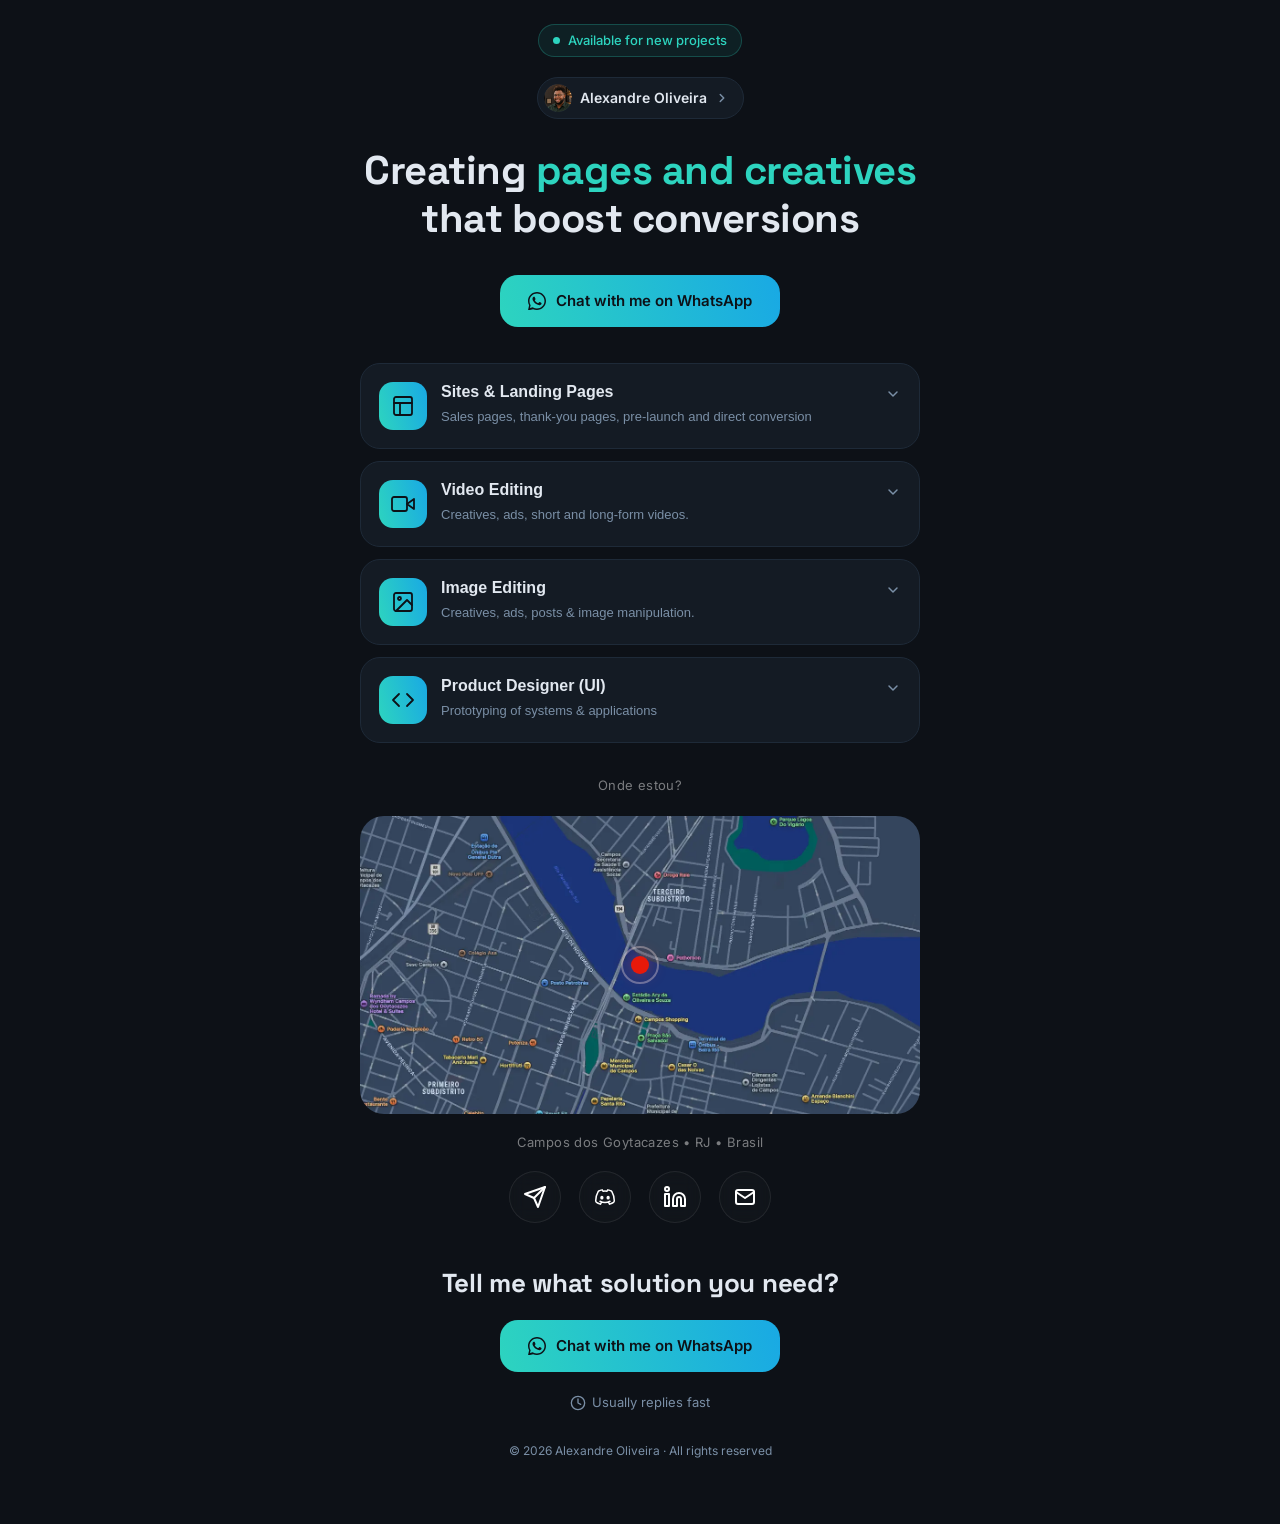
<file: index.html>
<!DOCTYPE html>
<html lang="pt-BR">
<head>
  <meta charset="UTF-8" />
  <meta name="viewport" content="width=device-width, initial-scale=1.0" />
  <!-- O título é trocado pelo JS conforme o idioma detectado -->
  <title>Serviços — Alexandre Oliveira</title>

  <!-- ============================================================
       FONTES DO GOOGLE FONTS
       Inter = textos | Space Grotesk = títulos
  ============================================================ -->
  <link rel="preconnect" href="https://fonts.googleapis.com" />
  <link rel="preconnect" href="https://fonts.gstatic.com" crossorigin />
  <link
    href="https://fonts.googleapis.com/css2?family=Inter:wght@400;500;600&family=Space+Grotesk:wght@600;700&display=swap"
    rel="stylesheet"
  />

  <!-- Folha de estilos do projeto principal -->
  <link rel="stylesheet" href="css/style.css" />
  <!-- Estilos exclusivos desta página -->
  <link rel="stylesheet" href="css/services.css" />
</head>

<body>

  <!-- ============================================================
       ESTA PÁGINA NÃO TEM SELETOR DE IDIOMAS
       O idioma é detectado automaticamente pelo JS
  ============================================================ -->

  <!-- ============================================================
       BADGE "DISPONÍVEL PARA NOVOS PROJETOS"
  ============================================================ -->
  <div class="availability-badge">
    <span class="availability-dot" aria-hidden="true"></span>
    <span data-i18n="badge">Disponível para novos projetos</span>
  </div>

  <!-- ============================================================
       CARTÃO DE PERFIL (clicável — link para página principal)
       Troque o href pelo link da página principal do portfólio
  ============================================================ -->
  <a href="https://wa.me/5522998368544/" class="profile-pill" aria-label="Alexandre Oliveira — página inicial">
    <!-- Troque o src pela sua foto de perfil -->
    <img
      src="images/profile.png"
      alt="Foto de Alexandre Oliveira"
      class="profile-photo-sm"
      width="28"
      height="28"
      loading="lazy"
    />
    <span class="profile-pill-name">Alexandre Oliveira</span>
    <!-- Seta para a direita -->
    <svg xmlns="http://www.w3.org/2000/svg" width="14" height="14"
         viewBox="0 0 24 24" fill="none" stroke="currentColor"
         stroke-width="2.5" stroke-linecap="round" stroke-linejoin="round"
         aria-hidden="true">
      <polyline points="9 18 15 12 9 6"/>
    </svg>
  </a>

  <!-- ============================================================
       HERO — TÍTULO PRINCIPAL COM DESTAQUE EM COR
  ============================================================ -->
  <header class="services-hero">
    <h1 class="services-hero-title" data-i18n-html="heroTitle">
      Criando <span class="text-highlight">páginas e criativos</span> que aumentam conversão
    </h1>
  </header>

  <!-- ============================================================
       BOTÃO WHATSAPP PRINCIPAL (topo)
       Troque o href pelo seu link do WhatsApp
  ============================================================ -->
  <a href="https://wa.me/5522998368544/" class="whatsapp-btn whatsapp-btn--top" target="_blank" rel="noopener noreferrer">
    <!-- Cole aqui o SVG do ícone do WhatsApp -->
    <svg xmlns="http://www.w3.org/2000/svg" width="18" height="18" viewBox="0 0 24 24" fill="currentColor" aria-hidden="true">
      <path d="M17.472 14.382c-.297-.149-1.758-.867-2.03-.967-.273-.099-.471-.148-.67.15-.197.297-.767.966-.94 1.164-.173.199-.347.223-.644.075-.297-.15-1.255-.463-2.39-1.475-.883-.788-1.48-1.761-1.653-2.059-.173-.297-.018-.458.13-.606.134-.133.298-.347.446-.52.149-.174.198-.298.298-.497.099-.198.05-.371-.025-.52-.075-.149-.669-1.612-.916-2.207-.242-.579-.487-.5-.669-.51-.173-.008-.371-.01-.57-.01-.198 0-.52.074-.792.372-.272.297-1.04 1.016-1.04 2.479 0 1.462 1.065 2.875 1.213 3.074.149.198 2.096 3.2 5.077 4.487.709.306 1.262.489 1.694.625.712.227 1.36.195 1.871.118.571-.085 1.758-.719 2.006-1.413.248-.694.248-1.289.173-1.413-.074-.124-.272-.198-.57-.347z"/>
      <path d="M12 0C5.373 0 0 5.373 0 12c0 2.105.549 4.082 1.515 5.797L.057 23.882a.5.5 0 0 0 .61.61l6.115-1.593A11.95 11.95 0 0 0 12 24c6.627 0 12-5.373 12-12S18.627 0 12 0zm0 22c-1.898 0-3.686-.513-5.223-1.41l-.374-.217-3.88 1.01 1.029-3.757-.234-.386A9.955 9.955 0 0 1 2 12C2 6.477 6.477 2 12 2s10 4.477 10 10-4.477 10-10 10z"/>
    </svg>
    <span data-i18n="whatsappBtn">Fale comigo no WhatsApp</span>
  </a>

  <!-- ============================================================
       LISTA DE SERVIÇOS (acordeão / sanfona)
       Cada .service-card é um item que expande ao clicar
  ============================================================ -->
  <main class="services-list" aria-label="Lista de serviços">

    <!-- ----------------------------------------------------------
         SERVIÇO 1 — SITES & LANDING PAGES
    ---------------------------------------------------------- -->
    <article class="service-card" aria-expanded="false">
      <button class="service-card-header" aria-controls="service1-body" aria-expanded="false">
        <!-- Ícone do serviço
             Troque o SVG pelo ícone desejado (mínimo 24×24) -->
        <div class="service-icon" aria-hidden="true">
          <svg xmlns="http://www.w3.org/2000/svg" width="24" height="24"
               viewBox="0 0 24 24" fill="none" stroke="currentColor"
               stroke-width="1.8" stroke-linecap="round" stroke-linejoin="round">
            <rect x="3" y="3" width="18" height="18" rx="2"/>
            <path d="M3 9h18M9 21V9"/>
          </svg>
        </div>

        <div class="service-card-info">
          <strong class="service-card-name" data-i18n="s1name">Sites &amp; Landing Pages</strong>
          <span class="service-card-sub" data-i18n="s1sub">Páginas de Vendas, agradecimento, pré-lançamento e conversão direta</span>
        </div>

        <!-- Seta indicadora de aberto/fechado -->
        <span class="service-chevron" aria-hidden="true">
          <svg xmlns="http://www.w3.org/2000/svg" width="16" height="16"
               viewBox="0 0 24 24" fill="none" stroke="currentColor"
               stroke-width="2.2" stroke-linecap="round" stroke-linejoin="round">
            <polyline points="6 9 12 15 18 9"/>
          </svg>
        </span>
      </button>

      <!-- Corpo expansível do card -->
      <div class="service-card-body" id="service1-body" hidden>
        <ul class="service-benefits">
          <li data-i18n="s1b1">Estruturas criadas para gerar mais contatos e vendas</li>
          <li data-i18n="s1b2">Design pensado para transmitir confiança e credibilidade</li>
          <li data-i18n="s1b3">Layouts rápidos, responsivos e otimizados para campanhas e anúncios</li>
        </ul>
                <!-- Botão "Ver portfólio" — aparece apenas dentro deste card
             Troque o href pelo link do portfólio de vídeos -->
        <!--
             
        
        
        <a href="#" class="service-portfolio-btn" target="_blank" rel="noopener noreferrer">
        
          <svg xmlns="http://www.w3.org/2000/svg" width="16" height="16"
               viewBox="0 0 24 24" fill="none" stroke="currentColor"
               stroke-width="2" stroke-linecap="round" stroke-linejoin="round"
               aria-hidden="true">
            <path d="M1 12s4-8 11-8 11 8 11 8-4 8-11 8-11-8-11-8z"/>
            <circle cx="12" cy="12" r="3"/>
          </svg>
          <span data-i18n="verPortfolio">Ver portfólio</span>
        </a>



      -->
      </div>

      <!-- Texto de controle: "Ver mais" / "Ver menos" 
      <div class="service-toggle-label" aria-hidden="true">
        <span class="label-open" data-i18n="verMais">Ver mais</span>
        <span class="label-close" data-i18n="verMenos">Ver menos</span>
      </div>-->
    </article>


    <!-- ----------------------------------------------------------
         SERVIÇO 2 — EDIÇÃO DE VÍDEOS (começa aberto no print)
    ---------------------------------------------------------- -->
    <article class="service-card" aria-expanded="false">
      <button class="service-card-header" aria-controls="service2-body" aria-expanded="false">
        <div class="service-icon" aria-hidden="true">
          <svg xmlns="http://www.w3.org/2000/svg" width="24" height="24"
               viewBox="0 0 24 24" fill="none" stroke="currentColor"
               stroke-width="1.8" stroke-linecap="round" stroke-linejoin="round">
            <path d="M23 7 16 12 23 17V7z"/>
            <rect x="1" y="5" width="15" height="14" rx="2"/>
          </svg>
        </div>

        <div class="service-card-info">
          <strong class="service-card-name" data-i18n="s2name">Edição de vídeos</strong>
          <span class="service-card-sub" data-i18n="s2sub">Criativos, anúncios, vídeos curtos e longos.</span>
        </div>

        <span class="service-chevron" aria-hidden="true">
          <svg xmlns="http://www.w3.org/2000/svg" width="16" height="16"
               viewBox="0 0 24 24" fill="none" stroke="currentColor"
               stroke-width="2.2" stroke-linecap="round" stroke-linejoin="round">
            <polyline points="6 9 12 15 18 9"/>
          </svg>
        </span>
      </button>

      <div class="service-card-body" id="service2-body" hidden>
        <ul class="service-benefits">
          <li data-i18n="s2b1">Vídeos que aumentam retenção e conversão em anúncios</li>
          <li data-i18n="s2b2">Criativos otimizados para tráfego pago</li>
          <li data-i18n="s2b3">Conteúdos pensados para prender atenção nos primeiros 3 segundos</li>
        </ul>

        <!-- Botão "Ver portfólio" — aparece apenas dentro deste card
             Troque o href pelo link do portfólio de vídeos -->
        <a href="/video-pt.html" class="service-portfolio-btn" rel="noopener noreferrer">
          <!-- Ícone de olho -->
          <svg xmlns="http://www.w3.org/2000/svg" width="16" height="16"
               viewBox="0 0 24 24" fill="none" stroke="currentColor"
               stroke-width="2" stroke-linecap="round" stroke-linejoin="round"
               aria-hidden="true">
            <path d="M1 12s4-8 11-8 11 8 11 8-4 8-11 8-11-8-11-8z"/>
            <circle cx="12" cy="12" r="3"/>
          </svg>
          <span data-i18n="verPortfolio">Ver portfólio</span>
        </a>
      </div>
<!--
      <div class="service-toggle-label" aria-hidden="true">
        <span class="label-open" data-i18n="verMais">Ver mais</span>
        <span class="label-close" data-i18n="verMenos">Ver menos</span>
      </div>-->
    </article>


    <!-- ----------------------------------------------------------
         SERVIÇO 3 — EDIÇÃO DE IMAGENS
    ---------------------------------------------------------- -->
    <article class="service-card" aria-expanded="false">
      <button class="service-card-header" aria-controls="service3-body" aria-expanded="false">
        <div class="service-icon" aria-hidden="true">
          <svg xmlns="http://www.w3.org/2000/svg" width="24" height="24"
               viewBox="0 0 24 24" fill="none" stroke="currentColor"
               stroke-width="1.8" stroke-linecap="round" stroke-linejoin="round">
            <rect x="3" y="3" width="18" height="18" rx="2"/>
            <circle cx="8.5" cy="8.5" r="1.5"/>
            <polyline points="21 15 16 10 5 21"/>
          </svg>
        </div>

        <div class="service-card-info">
          <strong class="service-card-name" data-i18n="s3name">Edição de Imagens</strong>
          <span class="service-card-sub" data-i18n="s3sub">Criativos, anúncios, posts &amp; manipulação de imagem.</span>
        </div>

        <span class="service-chevron" aria-hidden="true">
          <svg xmlns="http://www.w3.org/2000/svg" width="16" height="16"
               viewBox="0 0 24 24" fill="none" stroke="currentColor"
               stroke-width="2.2" stroke-linecap="round" stroke-linejoin="round">
            <polyline points="6 9 12 15 18 9"/>
          </svg>
        </span>
      </button>

      <div class="service-card-body" id="service3-body" hidden>
        <ul class="service-benefits">
          <li data-i18n="s3b1">Imagens mais profissionais e atrativas para anúncios e redes sociais</li>
          <li data-i18n="s3b2">Artes pensadas para aumentar percepção de valor da marca</li>
          <li data-i18n="s3b3">Edições otimizadas para diferentes formatos e plataformas</li>
        </ul>

        <!-- Botão "Ver portfólio" — aparece apenas dentro deste card
             Troque o href pelo link do portfólio de vídeos -->
        <a href="images-pt.html" class="service-portfolio-btn" rel="noopener noreferrer">
          <!-- Ícone de olho -->
          <svg xmlns="http://www.w3.org/2000/svg" width="16" height="16"
               viewBox="0 0 24 24" fill="none" stroke="currentColor"
               stroke-width="2" stroke-linecap="round" stroke-linejoin="round"
               aria-hidden="true">
            <path d="M1 12s4-8 11-8 11 8 11 8-4 8-11 8-11-8-11-8z"/>
            <circle cx="12" cy="12" r="3"/>
          </svg>
          <span data-i18n="verPortfolio">Ver portfólio</span>
        </a>

      </div>
<!--
      <div class="service-toggle-label" aria-hidden="true">
        <span class="label-open" data-i18n="verMais">Ver mais</span>
        <span class="label-close" data-i18n="verMenos">Ver menos</span>
      </div>
    -->
    </article>


    <!-- ----------------------------------------------------------
         SERVIÇO 4 — DESIGNER DE PRODUTO (UI)
    ---------------------------------------------------------- -->
    <article class="service-card" aria-expanded="false">
      <button class="service-card-header" aria-controls="service4-body" aria-expanded="false">
        <div class="service-icon" aria-hidden="true">
          <svg xmlns="http://www.w3.org/2000/svg" width="24" height="24"
               viewBox="0 0 24 24" fill="none" stroke="currentColor"
               stroke-width="1.8" stroke-linecap="round" stroke-linejoin="round">
            <polyline points="16 18 22 12 16 6"/>
            <polyline points="8 6 2 12 8 18"/>
          </svg>
        </div>

        <div class="service-card-info">
          <strong class="service-card-name" data-i18n="s4name">Designer de Produto (UI)</strong>
          <span class="service-card-sub" data-i18n="s4sub">Prototipagem de sistemas &amp; aplicativos</span>
        </div>

        <span class="service-chevron" aria-hidden="true">
          <svg xmlns="http://www.w3.org/2000/svg" width="16" height="16"
               viewBox="0 0 24 24" fill="none" stroke="currentColor"
               stroke-width="2.2" stroke-linecap="round" stroke-linejoin="round">
            <polyline points="6 9 12 15 18 9"/>
          </svg>
        </span>
      </button>

      <div class="service-card-body" id="service4-body" hidden>
        <ul class="service-benefits">
          <li data-i18n="s4b1">Visualização clara do produto antes de investir em programação</li>
          <li data-i18n="s4b2">Protótipos que facilitam apresentações, validações e vendas</li>
          <li data-i18n="s4b3">Experiências planejadas para melhorar usabilidade e retenção</li>
        </ul>

        <!-- Botão "Ver portfólio" — aparece apenas dentro deste card
             Troque o href pelo link do portfólio de vídeos -->

             <!--
        <a href="#" class="service-portfolio-btn" target="_blank" rel="noopener noreferrer">
      
          <svg xmlns="http://www.w3.org/2000/svg" width="16" height="16"
               viewBox="0 0 24 24" fill="none" stroke="currentColor"
               stroke-width="2" stroke-linecap="round" stroke-linejoin="round"
               aria-hidden="true">
            <path d="M1 12s4-8 11-8 11 8 11 8-4 8-11 8-11-8-11-8z"/>
            <circle cx="12" cy="12" r="3"/>
          </svg>
          <span data-i18n="verPortfolio">Ver portfólio</span>
        </a>
-->



      </div>
<!--
      <div class="service-toggle-label" aria-hidden="true">
        <span class="label-open" data-i18n="verMais">Ver mais</span>
        <span class="label-close" data-i18n="verMenos">Ver menos</span>
      </div>-->
    </article>

<section class="onde-estou">

  <p class="social-location">
    Onde estou?
  </p>
</section>
  </main><!-- /services-list -->



<section class="social-section">

  <a 
  href="https://maps.google.com/?q=Campos+dos+Goytacazes"
  target="_blank"
  class="map-card"
>
  <img src="images/mapa.webp" alt="Mapa de Campos dos Goytacazes">

  <div class="map-pin"></div>
</a>

  <p class="social-location">
    Campos dos Goytacazes • RJ • Brasil
  </p>


  <div class="social-links">

    <a href="https://t.me/alexfarrel/" class="social-btn" aria-label="Telegram">
      <!-- SVG Telegram -->
      <svg viewBox="0 0 24 24" fill="none" stroke="currentColor"
           stroke-width="2" stroke-linecap="round"
           stroke-linejoin="round">
        <path d="M22 2 11 13"/>
        <path d="M22 2 15 22 11 13 2 9 22 2z"/>
      </svg>
    </a>

    <a href="https://discord.com/users/442459034314866688" class="social-btn" aria-label="Discord">
      <!-- SVG Discord -->
      <svg width="800px" height="800px" viewBox="0 0 192 192" xmlns="http://www.w3.org/2000/svg" fill="none">
        <path stroke="#fff" stroke-linecap="round" stroke-linejoin="round" stroke-width="12" d="m68 138-8 16c-10.19-4.246-20.742-8.492-31.96-15.8-3.912-2.549-6.284-6.88-6.378-11.548-.488-23.964 5.134-48.056 19.369-73.528 1.863-3.334 4.967-5.778 8.567-7.056C58.186 43.02 64.016 40.664 74 39l6 11s6-2 16-2 16 2 16 2l6-11c9.984 1.664 15.814 4.02 24.402 7.068 3.6 1.278 6.704 3.722 8.567 7.056 14.235 25.472 19.857 49.564 19.37 73.528-.095 4.668-2.467 8.999-6.379 11.548-11.218 7.308-21.769 11.554-31.96 15.8l-8-16m-68-8s20 10 40 10 40-10 40-10"/><ellipse cx="71" cy="101" fill="#fff" rx="13" ry="15"/><ellipse cx="121" cy="101" fill="#fff" rx="13" ry="15"/></svg>
      </svg>
    </a>

    <a href="#" class="social-btn" aria-label="LinkedIn">
      <!-- SVG LinkedIn -->
      <svg viewBox="0 0 24 24" fill="none" stroke="currentColor"
           stroke-width="2" stroke-linecap="round"
           stroke-linejoin="round">
        <path d="M16 8a6 6 0 0 1 6 6v7h-4v-7a2 2 0 0 0-2-2 2 2 0 0 0-2 2v7h-4v-7a6 6 0 0 1 6-6z"/>
        <rect x="2" y="9" width="4" height="12"/>
        <circle cx="4" cy="4" r="2"/>
      </svg>
    </a>

    <a href="mailto:alexandresoetc@gmail.com"
       class="social-btn"
       aria-label="Email">

      <!-- SVG Email -->
      <svg viewBox="0 0 24 24" fill="none" stroke="currentColor"
           stroke-width="2" stroke-linecap="round"
           stroke-linejoin="round">
        <rect x="3" y="5" width="18" height="14" rx="2"/>
        <path d="m3 7 9 6 9-6"/>
      </svg>
    </a>

  </div>

</section>


  <!-- ============================================================
       RODAPÉ — CTA + COPYRIGHT
  ============================================================ -->
  <footer class="site-footer">

    <h2 class="footer-cta" data-i18n="footerCta">
      Me conte qual é a solução que você precisa?
    </h2>

    <!-- Botão WhatsApp rodapé
         Troque o href pelo seu link do WhatsApp -->
    <a href="https://wa.me/5522998368544/" class="whatsapp-btn" target="_blank" rel="noopener noreferrer">
      <svg xmlns="http://www.w3.org/2000/svg" width="18" height="18" viewBox="0 0 24 24" fill="currentColor" aria-hidden="true">
        <path d="M17.472 14.382c-.297-.149-1.758-.867-2.03-.967-.273-.099-.471-.148-.67.15-.197.297-.767.966-.94 1.164-.173.199-.347.223-.644.075-.297-.15-1.255-.463-2.39-1.475-.883-.788-1.48-1.761-1.653-2.059-.173-.297-.018-.458.13-.606.134-.133.298-.347.446-.52.149-.174.198-.298.298-.497.099-.198.05-.371-.025-.52-.075-.149-.669-1.612-.916-2.207-.242-.579-.487-.5-.669-.51-.173-.008-.371-.01-.57-.01-.198 0-.52.074-.792.372-.272.297-1.04 1.016-1.04 2.479 0 1.462 1.065 2.875 1.213 3.074.149.198 2.096 3.2 5.077 4.487.709.306 1.262.489 1.694.625.712.227 1.36.195 1.871.118.571-.085 1.758-.719 2.006-1.413.248-.694.248-1.289.173-1.413-.074-.124-.272-.198-.57-.347z"/>
        <path d="M12 0C5.373 0 0 5.373 0 12c0 2.105.549 4.082 1.515 5.797L.057 23.882a.5.5 0 0 0 .61.61l6.115-1.593A11.95 11.95 0 0 0 12 24c6.627 0 12-5.373 12-12S18.627 0 12 0zm0 22c-1.898 0-3.686-.513-5.223-1.41l-.374-.217-3.88 1.01 1.029-3.757-.234-.386A9.955 9.955 0 0 1 2 12C2 6.477 6.477 2 12 2s10 4.477 10 10-4.477 10-10 10z"/>
      </svg>
      <span data-i18n="whatsappBtn">Fale comigo no WhatsApp</span>
    </a>

    <!-- Linha de resposta rápida -->
    <p class="footer-note">
      <svg xmlns="http://www.w3.org/2000/svg" width="16" height="16"
           viewBox="0 0 24 24" fill="none" stroke="currentColor"
           stroke-width="2" stroke-linecap="round" stroke-linejoin="round"
           aria-hidden="true">
        <circle cx="12" cy="12" r="10"/>
        <polyline points="12 6 12 12 16 14"/>
      </svg>
      <span data-i18n="respostaRapida">Geralmente responde rápido</span>
    </p>

    <!-- Copyright — ano preenchido automaticamente pelo JS -->
    <p class="footer-copy">
      &copy; <span id="ano-atual"></span> Alexandre Oliveira ·
      <span data-i18n="rights">Todos os direitos reservados</span>
    </p>

  </footer>

  <!-- Script de tradução automática -->
  <script src="js/services-i18n.js"></script>
  <!-- Script do acordeão -->
  <script src="js/accordion.js"></script>

</body>
</html>
</file>
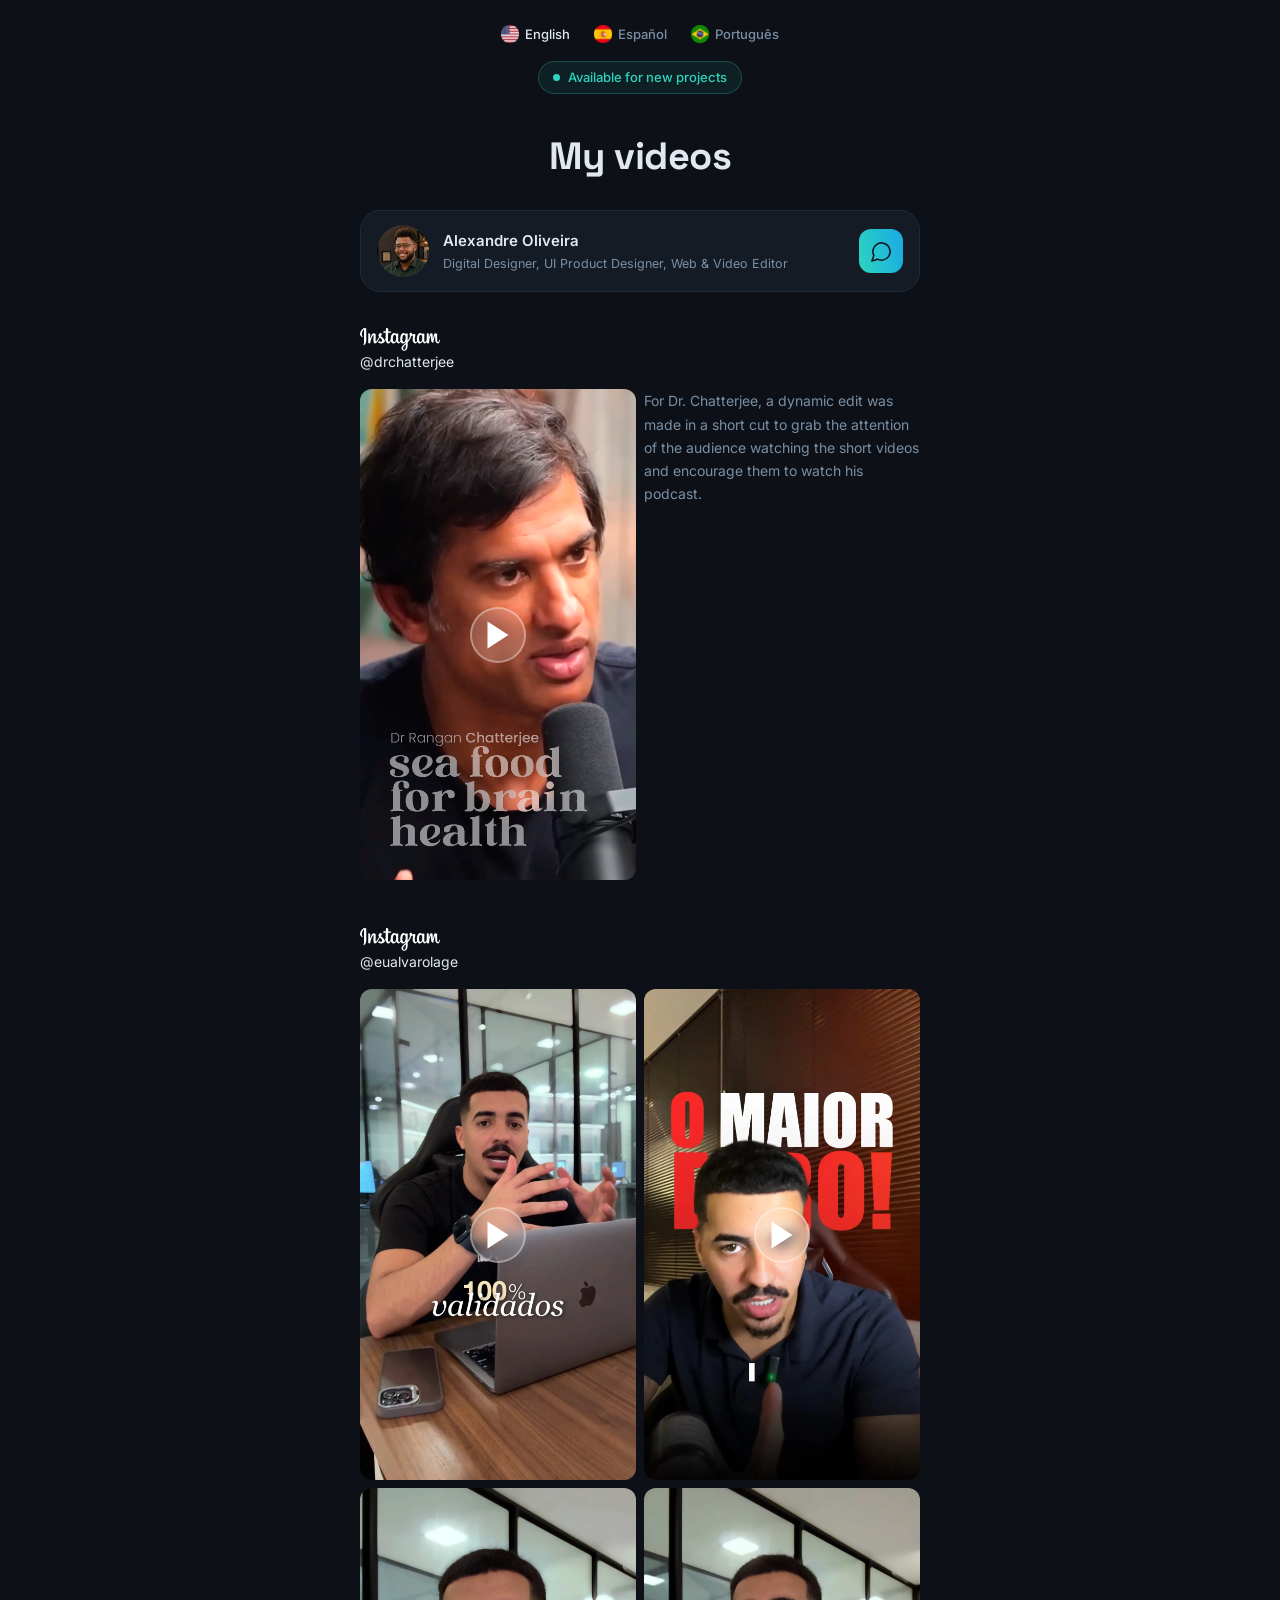
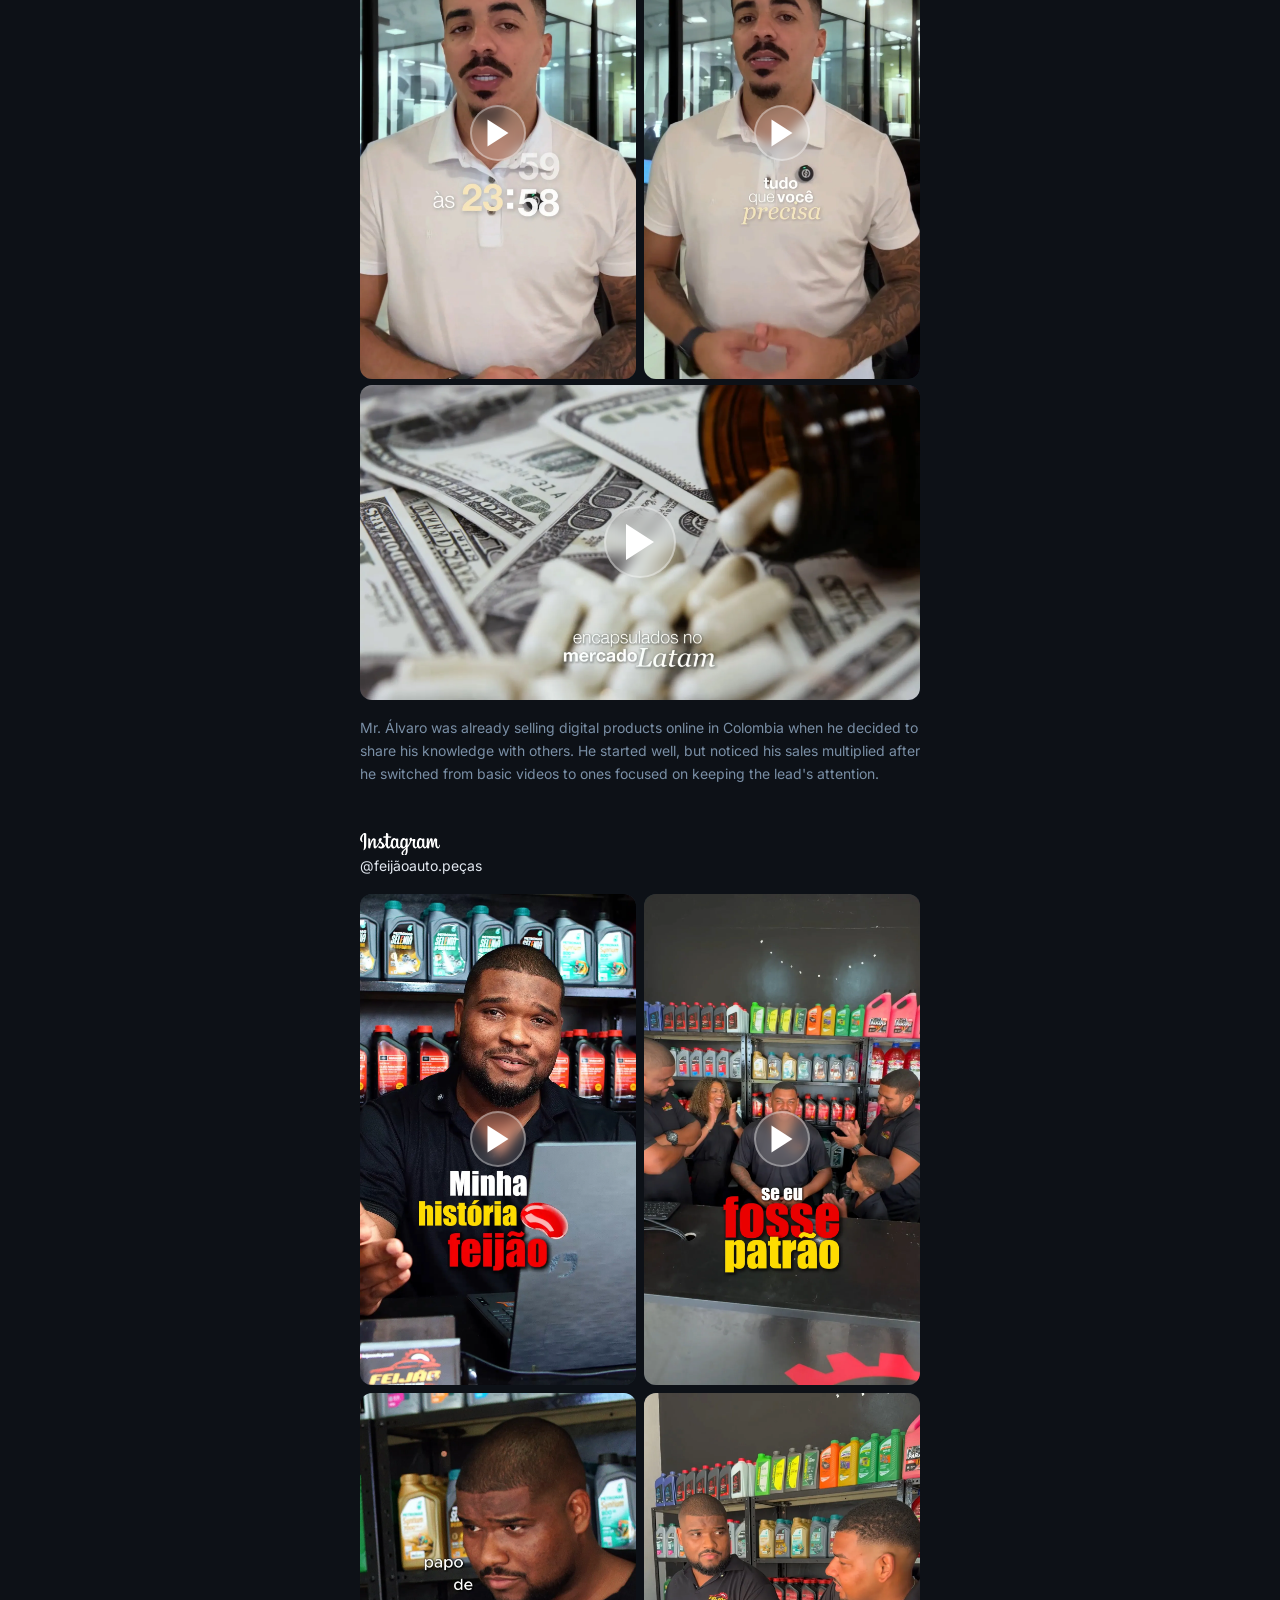
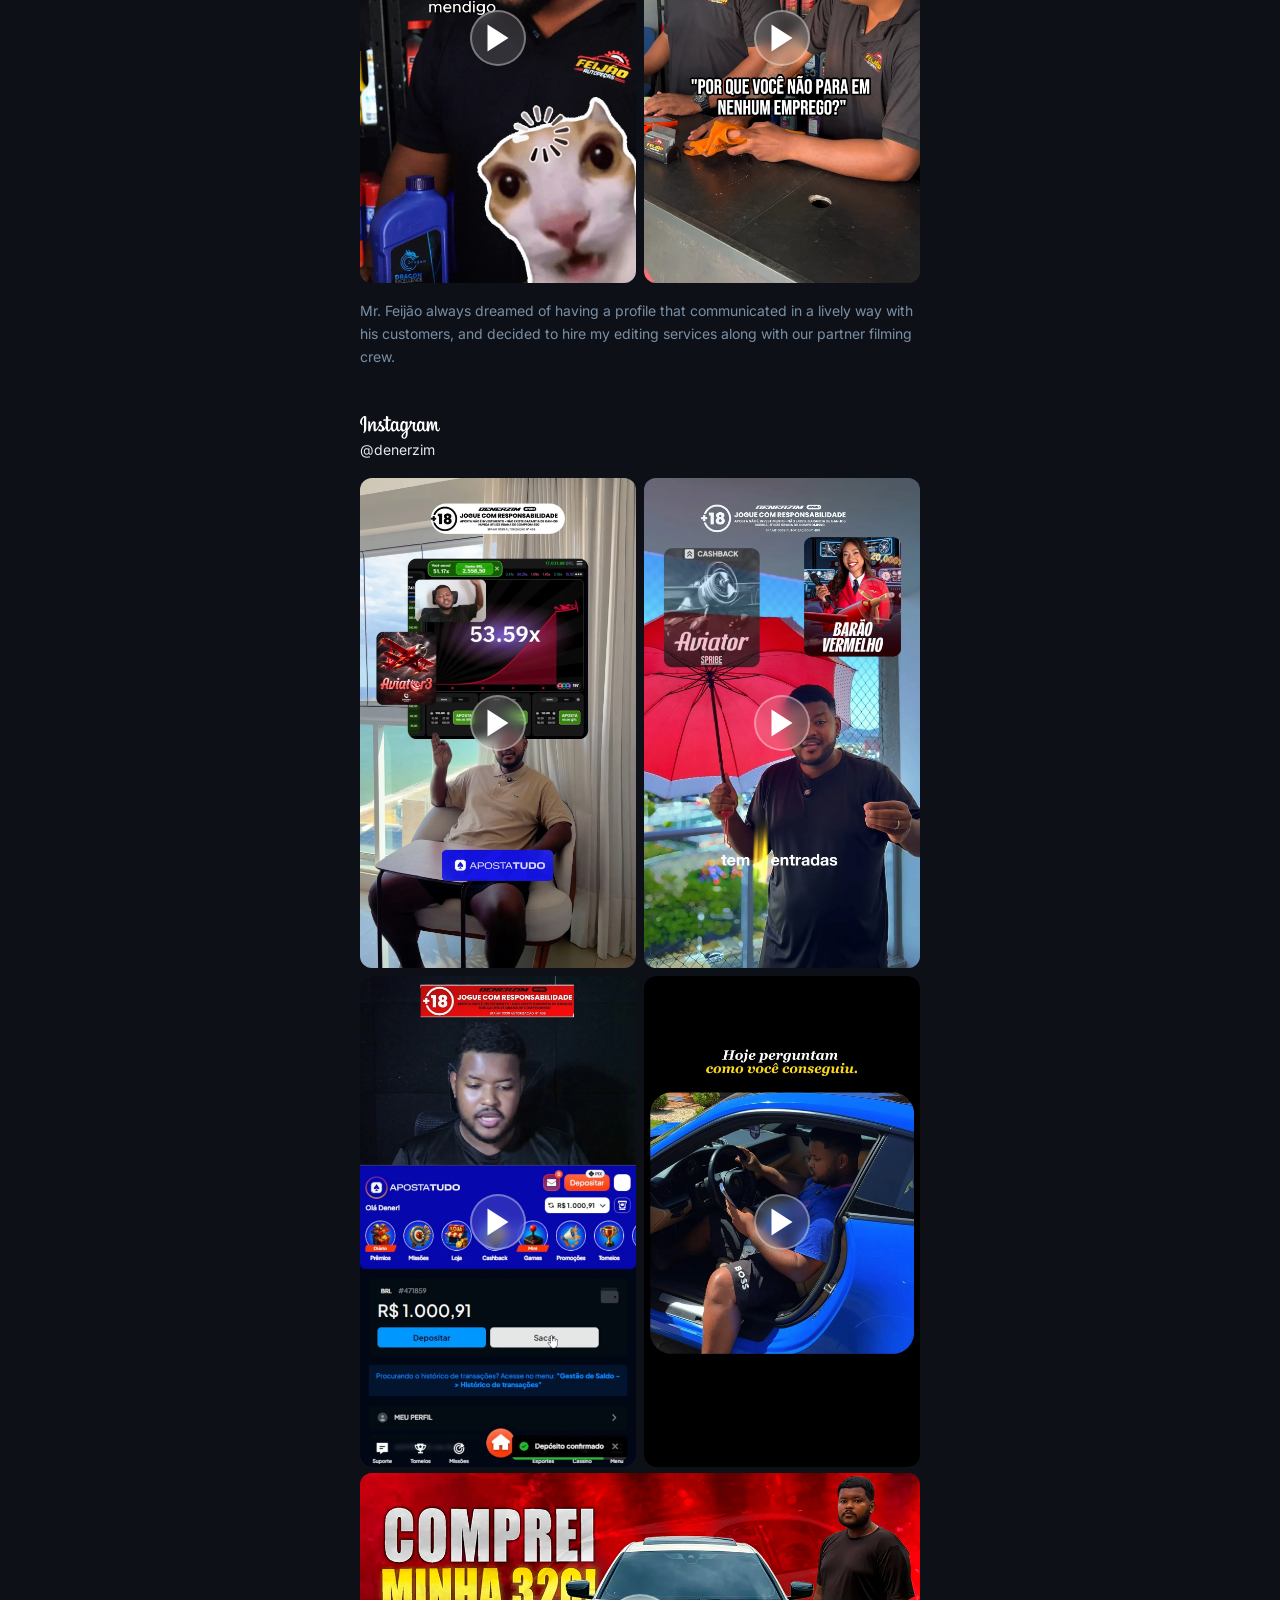
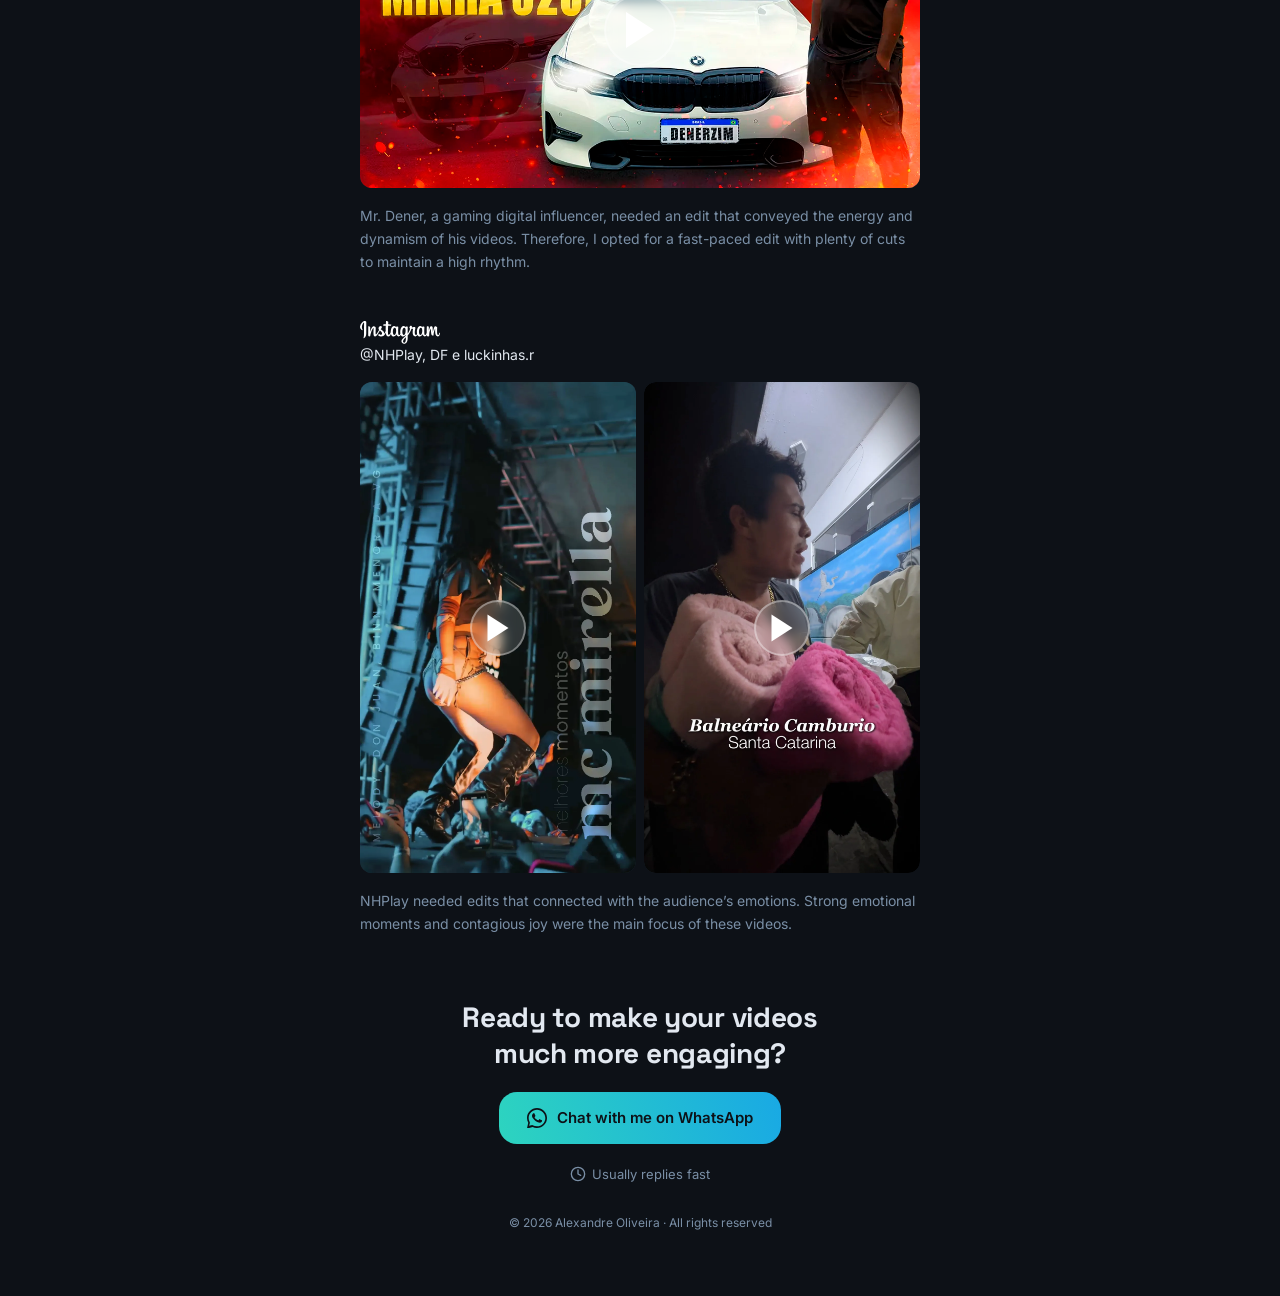
<file: en.html>
<!DOCTYPE html>
<html lang="en">
<head>
  <meta charset="UTF-8" />
  <meta name="viewport" content="width=device-width, initial-scale=1.0" />
  <title>Alexandre Oliveira · My Videos</title>

  <!-- ============================================================
       GOOGLE FONTS
       Inter = body text
       Space Grotesk = headings and highlights
  ============================================================ -->
  <link rel="preconnect" href="https://fonts.googleapis.com" />
  <link rel="preconnect" href="https://fonts.gstatic.com" crossorigin />
  <link
    href="https://fonts.googleapis.com/css2?family=Inter:wght@400;500;600&family=Space+Grotesk:wght@600;700&display=swap"
    rel="stylesheet"
  />

    <!-- Preconnect para os servidores do YouTube -->
   <link rel="preconnect" href="https://www.youtube.com">
  <link rel="preconnect" href="https://i.ytimg.com">

    <!-- Preconnect para os servidores do Vimeo -->
   <link rel="preconnect" href="https://player.vimeo.com">
  <link rel="preconnect" href="https://i.vimeocdn.com">
  <link rel="preconnect" href="https://f.vimeocdn.com">

  <!-- Main stylesheet (shared with all language versions) -->
  <link rel="stylesheet" href="css/style.css" />
</head>

<body>

  <!-- ============================================================
       LANGUAGE BAR
       To change a link: replace the href value with the desired URL
       To add flag images: place .png files in images/flags/
       and update the src attributes below
  ============================================================ -->
  <nav class="lang-bar" aria-label="Language selection">
    <a href="en.html" class="lang-btn lang-active" lang="en">
      <!-- Replace src with the English flag image -->
      <img src="images/flags/en.webp" alt="English" class="flag" />
      English
    </a>
    <a href="es.html" class="lang-btn" lang="es">
      <!-- Replace src with the Spanish flag image -->
      <img src="images/flags/es.webp" alt="Español" class="flag" />
      Español
    </a>
    <a href="index.html" class="lang-btn" lang="pt">
      <!-- Replace src with the Brazilian flag image -->
      <img src="images/flags/pt.webp" alt="Português" class="flag" />
      Português
    </a>
  </nav>

  <!-- ============================================================
       "AVAILABLE FOR NEW PROJECTS" BADGE
  ============================================================ -->
  <div class="availability-badge">
    <span class="availability-dot" aria-hidden="true"></span>
    Available for new projects
  </div>

  <!-- ============================================================
       MAIN HEADER
  ============================================================ -->
  <header class="page-header">
    <h1 class="page-title">My videos</h1>

    <!-- Profile card -->
    <div class="profile-card">
      <!-- Replace src with your profile photo -->
      <img
        src="images/profile.png"
        alt="Photo of Alexandre Oliveira"
        class="profile-photo"
        width="52"
        height="52"
        loading="lazy"
      />
      <div class="profile-info">
        <strong class="profile-name">Alexandre Oliveira</strong>
        <span class="profile-bio">
          Digital Designer, UI Product Designer, Web &amp; Video Editor
        </span>
      </div>

      <!-- Contact / message button in the header
           Replace href with the desired link (e.g. WhatsApp, email)
           Replace the inner content with your own SVG icon -->
      <a href="http://wa.me/5522988283798/" class="icon-btn" aria-label="Send message">
        <!-- Paste your message icon SVG here -->
        <svg width="23" height="23" viewBox="0 0 23 23" fill="none" xmlns="http://www.w3.org/2000/svg">
        <path d="M7.57079 19.1667C9.39985 20.1049 11.5039 20.3591 13.5037 19.8833C15.5036 19.4075 17.2677 18.2331 18.4783 16.5717C19.6889 14.9102 20.2662 12.8711 20.1064 10.8216C19.9465 8.77221 19.0599 6.84726 17.6063 5.39368C16.1527 3.9401 14.2277 3.05349 12.1783 2.8936C10.1289 2.73372 8.0897 3.31108 6.42829 4.52165C4.76687 5.73221 3.59246 7.49637 3.11667 9.49623C2.64089 11.4961 2.89503 13.6001 3.83329 15.4292L1.91663 21.0833L7.57079 19.1667Z" stroke="#0B101D" stroke-width="1.5" stroke-linecap="round" stroke-linejoin="round"/>
        </svg>
      </a>
    </div>
  </header>

  <!-- ============================================================
       MAIN VIDEO CONTENT
  ============================================================ -->
  <main class="main-content">

    <!-- ----------------------------------------------------------
         PROJECT 0 — INSTAGRAM @drchatterjee
    ---------------------------------------------------------- -->
    <section class="project-section" aria-labelledby="project0-title">

      <!-- Project header: platform logo + @handle -->
      <div class="project-header">
        <!-- Paste the Instagram (or other platform) SVG logo here -->
        <svg width="80" id="Camada_1" xmlns="http://www.w3.org/2000/svg" version="1.1" viewBox="0 0 800 226.9">
        <!-- Generator: Adobe Illustrator 30.0.0, SVG Export Plug-In . SVG Version: 2.1.1 Build 123)  -->
        <defs>
        <style>
        .st0 {
        fill: #ffffff;
        }
        </style>
        </defs>
        <path class="st0" d="M41.2.7C24.8,7.6,6.8,26.9,1.1,51.3c-7.2,30.8,22.8,43.8,25.2,39.6,2.9-5-5.4-6.7-7.1-22.7-2.2-20.6,7.4-43.7,19.5-53.8,2.2-1.9,2.1.7,2.1,5.6,0,8.7-.5,86.3-.5,102.6s-.9,28.9-2.5,35.7c-1.6,6.9-4.3,11.6-2.3,13.4,2.2,2,11.8-2.8,17.4-10.5,6.7-9.3,9-20.4,9.4-32.5.5-14.6.5-37.8.5-51,0-12.1.2-47.6-.2-68.9-.1-5.2-14.6-10.7-21.5-7.9ZM796.4,116c-2.4,0-3.5,2.4-4.4,6.6-3.1,14.3-6.4,17.6-10.6,17.6s-8.9-7.1-10-21.3c-.9-11.2-.7-31.7.4-52.2.2-4.2-.9-8.4-12.2-12.5-4.9-1.8-11.9-4.4-15.4,4.1-9.9,23.9-13.8,42.9-14.7,50.7,0,.4-.5.5-.6-.5-.6-6.2-1.9-17.4-2-41,0-4.6-1-8.5-6.1-11.7-3.3-2.1-13.3-5.8-16.9-1.4-3.1,3.6-6.7,13.2-10.5,24.7-3.1,9.3-5.2,15.6-5.2,15.6,0,0,0-25.1,0-34.6,0-3.6-2.4-4.8-3.2-5-3.3-1-9.9-2.6-12.7-2.6s-4.3,1.9-4.3,4.7-.5,33-.5,55.8,0,2.1,0,3.2c-1.9,10.5-8.1,24.7-14.8,24.7s-9.9-6-9.9-33.2.5-22.8.7-34.3c.1-6.6.4-11.7.4-12.8,0-3.5-6.2-5.3-9-6-2.9-.7-5.3-.9-7.3-.8-2.7.2-4.7,2-4.7,4.4s0,3.9,0,3.9c-3.5-5.6-9.2-9.4-13-10.5-10.2-3-20.8-.3-28.8,10.9-6.4,8.9-10.2,19-11.7,33.5-1.1,10.6-.7,21.4,1.2,30.5-2.4,10.3-6.8,14.5-11.6,14.5-7,0-12.1-11.4-11.5-31.2.4-13,3-22.1,5.8-35.3,1.2-5.6.2-8.6-2.2-11.4-2.3-2.6-7.1-3.9-14-2.3-4.9,1.2-12,2.4-18.5,3.4,0,0,.4-1.6.7-4.3,1.7-14.4-14-13.2-19-8.6-3,2.7-5,6-5.8,11.8-1.2,9.2,6.3,13.6,6.3,13.6-2.5,11.3-8.5,26.1-14.8,36.8-3.4,5.7-5.9,10-9.2,14.5,0-1.7,0-3.4,0-5,0-23.8.2-42.5.4-49.3.1-6.6.4-11.6.4-12.7,0-2.6-1.5-3.6-4.7-4.8-2.8-1.1-6.1-1.9-9.5-2.1-4.3-.3-6.9,1.9-6.8,4.6,0,.5,0,3.6,0,3.6-3.5-5.6-9.2-9.4-13-10.5-10.2-3-20.8-.3-28.8,10.9-6.4,8.9-10.5,21.4-11.7,33.4-1.1,11.2-.9,20.7.6,28.7-1.6,8-6.3,16.4-11.5,16.4s-10.6-6-10.6-33.2.5-22.8.7-34.3c.1-6.6.4-11.7.4-12.8,0-3.5-6.2-5.3-9-6-3-.7-5.5-.9-7.5-.8-2.6.2-4.4,2.5-4.4,4.3v4c-3.5-5.6-9.2-9.4-13-10.5-10.2-3-20.8-.3-28.8,10.9-5.3,7.3-9.5,15.4-11.7,33.3-.6,5.2-.9,10-.9,14.5-2.1,12.8-11.4,27.7-19,27.7s-8.7-8.6-8.7-27,1.5-59.3,1.8-62.6c0,0,9.6-.2,11.4-.2,4.8,0,9.1,0,15.5-.3,3.2-.2,6.3-11.6,3-13-1.5-.6-12.1-1.2-16.2-1.3-3.5,0-13.3-.8-13.3-.8,0,0,.9-23.1,1.1-25.6.2-2-2.5-3.1-4-3.7-3.7-1.6-7-2.3-10.8-3.1-5.4-1.1-7.8,0-8.3,4.5-.7,6.9-1.1,27.1-1.1,27.1-3.9,0-17.4-.8-21.4-.8s-7.6,15.8-2.6,16c5.8.2,16,.4,22.7.6,0,0-.3,35.4-.3,46.3s0,2.3,0,3.4c-3.7,19.3-16.8,29.8-16.8,29.8,2.8-12.8-2.9-22.4-13.3-30.5-3.8-3-11.3-8.7-19.7-14.9,0,0,4.9-4.8,9.2-14.4,3.1-6.8,3.2-14.7-4.3-16.4-12.4-2.9-22.6,6.3-25.7,16-2.4,7.5-1.1,13.1,3.5,18.9.3.4.7.9,1.1,1.3-2.8,5.4-6.6,12.7-9.9,18.3-9,15.6-15.9,28-21,28s-4.1-12.6-4.1-24.3.7-25.4,1.3-41.2c.2-5.2-2.4-8.2-6.8-10.9-2.7-1.6-8.3-4.9-11.6-4.9-4.9,0-19.1.7-32.5,39.4-1.7,4.9-5,13.8-5,13.8l.3-46.6c0-1.1-.6-2.2-1.9-2.9-2.3-1.2-8.3-3.7-13.7-3.7s-3.8,1.2-3.8,3.6l-.5,73c0,5.5.1,12,.7,14.8.5,2.8,1.4,5.1,2.5,6.5,1.1,1.4,2.4,2.4,4.4,2.8,1.9.4,12.6,1.8,13.1-2.3.7-4.9.7-10.1,6.3-29.8,8.7-30.6,20-45.5,25.4-50.8.9-.9,2-1,1.9.5-.2,6.7-1,23.5-1.6,37.7-1.4,38.1,5.5,45.2,15.4,45.2s18.3-7.5,29.7-26.6c7.1-11.9,14.1-23.5,19-31.9,3.5,3.2,7.4,6.7,11.3,10.4,9,8.6,12,16.7,10,24.5-1.5,5.9-7.2,12-17.3,6.1-2.9-1.7-4.2-3.1-7.2-5-1.6-1-4-1.4-5.5-.3-3.8,2.9-5.9,6.5-7.2,11-1.2,4.4,3.2,6.7,7.7,8.7,3.9,1.7,12.3,3.3,17.7,3.5,20.9.7,37.6-10.1,49.2-37.8,2.1,24,10.9,37.6,26.3,37.6s20.6-13.3,25.1-26.4c1.3,5.3,3.2,10,5.7,13.9,11.9,18.8,34.9,14.7,46.4-1.2,3.6-4.9,4.1-6.7,4.1-6.7,1.7,15.1,13.8,20.3,20.8,20.3s15.8-3.7,21.4-16.4c.6,1.4,1.4,2.7,2.2,3.9,11.9,18.8,34.9,14.7,46.4-1.2.5-.8,1-1.4,1.4-2l.3,9.9-10.6,9.8c-17.8,16.3-31.4,28.7-32.4,43.2-1.3,18.4,13.7,25.3,25,26.2,12,1,22.3-5.7,28.6-15,5.6-8.2,9.2-25.7,8.9-43.1-.1-6.9-.3-15.8-.4-25.3,6.3-7.3,13.3-16.5,19.8-27.2,7.1-11.7,14.7-27.5,18.6-39.7,0,0,6.6,0,13.6-.4,2.3-.1,2.9.3,2.5,2-.5,2-8.9,34.3-1.2,55.9,5.2,14.7,17,19.5,24,19.5s16-6.2,20.2-15.4c.5,1,1,2,1.6,2.9,11.9,18.8,34.8,14.7,46.4-1.2,2.6-3.6,4.1-6.7,4.1-6.7,2.5,15.6,14.6,20.4,21.6,20.4s14.1-3,19.7-16.2c.2,5.8.6,10.6,1.2,12,.4.9,2.4,2.1,3.9,2.6,6.6,2.5,13.4,1.3,15.9.8,1.7-.4,3.1-1.7,3.3-5.3.5-9.4.2-25.2,3-37,4.8-19.7,9.3-27.4,11.4-31.2,1.2-2.1,2.5-2.5,2.6-.2,0,4.5.3,17.9,2.2,35.8,1.4,13.2,3.2,21,4.6,23.4,4,7.1,8.9,7.4,12.9,7.4s7.9-.7,7.4-5.2c-.2-2.2.2-15.7,4.9-35.1,3.1-12.7,8.2-24.2,10.1-28.3.7-1.5,1-.3,1,0-.4,8.7-1.3,37.3,2.3,53,4.8,21.2,18.8,23.5,23.7,23.5,10.4,0,18.9-7.9,21.7-28.7.7-5-.3-8.9-3.4-8.9h0ZM361.3,103.1c-.6,11-2.7,20.2-6.2,26.9-6.2,12.1-18.6,15.9-24-1.5-3.9-12.6-2.6-29.8-1-39.1,2.4-13.8,8.5-23.5,17.9-22.6,9.7,1,14.4,13.4,13.2,36.3ZM456.3,103.3c-.6,10.4-3.2,20.8-6.2,26.7-6.1,12.2-18.7,16-24-1.5-3.6-12-2.7-27.5-1-37.2,2.3-12.7,7.9-24.4,17.9-24.4,9.8,0,14.6,10.7,13.2,36.5ZM458.8,174.2c-.1,19-3.1,35.6-9.5,40.4-9.1,6.8-21.3,1.7-18.7-12.1,2.2-12.2,12.8-24.7,28.3-40,0,0,0,3.5,0,11.7ZM622.6,103.4c-.5,11.4-3.1,20.3-6.2,26.6-6.1,12.2-18.7,16-24-1.5-2.9-9.5-3-25.5-1-38.8,2.1-13.6,8.1-23.8,17.9-22.9,9.7.9,14.3,13.4,13.2,36.6Z"/>
        </svg>

        <!-- Replace href with the Instagram profile link -->
        <a href="#" class="platform-handle" id="project0-title" target="_blank" rel="noopener noreferrer">
          @drchatterjee
        </a>
      </div>

      <!-- Grade / carrossel de vídeos 9:16 -->
      <!-- No mobile: vira carrossel horizontal (scroll)
           No PC: exibe todos em grade 2×2 -->
      <div class="video-grid carousel" role="list">

        <!-- ---- VÍDEO 1 ----
             thumb-src   = caminho ou URL da miniatura (thumbnail)
             data-vimeo  = ID do vídeo no Vimeo (ex: 123456789) -->
        <div class="video-item ratio-9-16" role="listitem">
          <div
            class="video-thumb"
            data-vimeo="1189025937"
            style="background-image: url('images/thumbnails/proj0-vid1.webp')"
            aria-label="Assistir vídeo 1"
            tabindex="0"
            role="button"
          >
            <button class="play-btn" aria-label="Play">
              <!-- Ícone de play — você pode substituir pelo seu SVG -->
              <svg xmlns="http://www.w3.org/2000/svg" width="36" height="36" viewBox="0 0 24 24" fill="currentColor" aria-hidden="true">
                <polygon points="5,3 19,12 5,21"/>
              </svg>
            </button>
          </div>
          <!-- O iframe do Vimeo é inserido aqui via JS ao clicar em play -->
        </div>

        <!-- Descrição do projeto-->
      <p class="project-desc">
        For Dr. Chatterjee, a dynamic edit was made in a short
         cut to grab the attention of the audience watching the
          short videos and encourage them to watch his podcast.
      </p>

    </section><!-- /projeto 1 -->


    <!-- ----------------------------------------------------------
         PROJECT 1 — INSTAGRAM @eualvarolage
    ---------------------------------------------------------- -->
    <section class="project-section" aria-labelledby="project1-title">

      <!-- Project header: platform logo + @handle -->
      <div class="project-header">
        <!-- Paste the Instagram (or other platform) SVG logo here -->
        <svg width="80" id="Camada_1" xmlns="http://www.w3.org/2000/svg" version="1.1" viewBox="0 0 800 226.9">
        <!-- Generator: Adobe Illustrator 30.0.0, SVG Export Plug-In . SVG Version: 2.1.1 Build 123)  -->
        <defs>
        <style>
        .st0 {
        fill: #ffffff;
        }
        </style>
        </defs>
        <path class="st0" d="M41.2.7C24.8,7.6,6.8,26.9,1.1,51.3c-7.2,30.8,22.8,43.8,25.2,39.6,2.9-5-5.4-6.7-7.1-22.7-2.2-20.6,7.4-43.7,19.5-53.8,2.2-1.9,2.1.7,2.1,5.6,0,8.7-.5,86.3-.5,102.6s-.9,28.9-2.5,35.7c-1.6,6.9-4.3,11.6-2.3,13.4,2.2,2,11.8-2.8,17.4-10.5,6.7-9.3,9-20.4,9.4-32.5.5-14.6.5-37.8.5-51,0-12.1.2-47.6-.2-68.9-.1-5.2-14.6-10.7-21.5-7.9ZM796.4,116c-2.4,0-3.5,2.4-4.4,6.6-3.1,14.3-6.4,17.6-10.6,17.6s-8.9-7.1-10-21.3c-.9-11.2-.7-31.7.4-52.2.2-4.2-.9-8.4-12.2-12.5-4.9-1.8-11.9-4.4-15.4,4.1-9.9,23.9-13.8,42.9-14.7,50.7,0,.4-.5.5-.6-.5-.6-6.2-1.9-17.4-2-41,0-4.6-1-8.5-6.1-11.7-3.3-2.1-13.3-5.8-16.9-1.4-3.1,3.6-6.7,13.2-10.5,24.7-3.1,9.3-5.2,15.6-5.2,15.6,0,0,0-25.1,0-34.6,0-3.6-2.4-4.8-3.2-5-3.3-1-9.9-2.6-12.7-2.6s-4.3,1.9-4.3,4.7-.5,33-.5,55.8,0,2.1,0,3.2c-1.9,10.5-8.1,24.7-14.8,24.7s-9.9-6-9.9-33.2.5-22.8.7-34.3c.1-6.6.4-11.7.4-12.8,0-3.5-6.2-5.3-9-6-2.9-.7-5.3-.9-7.3-.8-2.7.2-4.7,2-4.7,4.4s0,3.9,0,3.9c-3.5-5.6-9.2-9.4-13-10.5-10.2-3-20.8-.3-28.8,10.9-6.4,8.9-10.2,19-11.7,33.5-1.1,10.6-.7,21.4,1.2,30.5-2.4,10.3-6.8,14.5-11.6,14.5-7,0-12.1-11.4-11.5-31.2.4-13,3-22.1,5.8-35.3,1.2-5.6.2-8.6-2.2-11.4-2.3-2.6-7.1-3.9-14-2.3-4.9,1.2-12,2.4-18.5,3.4,0,0,.4-1.6.7-4.3,1.7-14.4-14-13.2-19-8.6-3,2.7-5,6-5.8,11.8-1.2,9.2,6.3,13.6,6.3,13.6-2.5,11.3-8.5,26.1-14.8,36.8-3.4,5.7-5.9,10-9.2,14.5,0-1.7,0-3.4,0-5,0-23.8.2-42.5.4-49.3.1-6.6.4-11.6.4-12.7,0-2.6-1.5-3.6-4.7-4.8-2.8-1.1-6.1-1.9-9.5-2.1-4.3-.3-6.9,1.9-6.8,4.6,0,.5,0,3.6,0,3.6-3.5-5.6-9.2-9.4-13-10.5-10.2-3-20.8-.3-28.8,10.9-6.4,8.9-10.5,21.4-11.7,33.4-1.1,11.2-.9,20.7.6,28.7-1.6,8-6.3,16.4-11.5,16.4s-10.6-6-10.6-33.2.5-22.8.7-34.3c.1-6.6.4-11.7.4-12.8,0-3.5-6.2-5.3-9-6-3-.7-5.5-.9-7.5-.8-2.6.2-4.4,2.5-4.4,4.3v4c-3.5-5.6-9.2-9.4-13-10.5-10.2-3-20.8-.3-28.8,10.9-5.3,7.3-9.5,15.4-11.7,33.3-.6,5.2-.9,10-.9,14.5-2.1,12.8-11.4,27.7-19,27.7s-8.7-8.6-8.7-27,1.5-59.3,1.8-62.6c0,0,9.6-.2,11.4-.2,4.8,0,9.1,0,15.5-.3,3.2-.2,6.3-11.6,3-13-1.5-.6-12.1-1.2-16.2-1.3-3.5,0-13.3-.8-13.3-.8,0,0,.9-23.1,1.1-25.6.2-2-2.5-3.1-4-3.7-3.7-1.6-7-2.3-10.8-3.1-5.4-1.1-7.8,0-8.3,4.5-.7,6.9-1.1,27.1-1.1,27.1-3.9,0-17.4-.8-21.4-.8s-7.6,15.8-2.6,16c5.8.2,16,.4,22.7.6,0,0-.3,35.4-.3,46.3s0,2.3,0,3.4c-3.7,19.3-16.8,29.8-16.8,29.8,2.8-12.8-2.9-22.4-13.3-30.5-3.8-3-11.3-8.7-19.7-14.9,0,0,4.9-4.8,9.2-14.4,3.1-6.8,3.2-14.7-4.3-16.4-12.4-2.9-22.6,6.3-25.7,16-2.4,7.5-1.1,13.1,3.5,18.9.3.4.7.9,1.1,1.3-2.8,5.4-6.6,12.7-9.9,18.3-9,15.6-15.9,28-21,28s-4.1-12.6-4.1-24.3.7-25.4,1.3-41.2c.2-5.2-2.4-8.2-6.8-10.9-2.7-1.6-8.3-4.9-11.6-4.9-4.9,0-19.1.7-32.5,39.4-1.7,4.9-5,13.8-5,13.8l.3-46.6c0-1.1-.6-2.2-1.9-2.9-2.3-1.2-8.3-3.7-13.7-3.7s-3.8,1.2-3.8,3.6l-.5,73c0,5.5.1,12,.7,14.8.5,2.8,1.4,5.1,2.5,6.5,1.1,1.4,2.4,2.4,4.4,2.8,1.9.4,12.6,1.8,13.1-2.3.7-4.9.7-10.1,6.3-29.8,8.7-30.6,20-45.5,25.4-50.8.9-.9,2-1,1.9.5-.2,6.7-1,23.5-1.6,37.7-1.4,38.1,5.5,45.2,15.4,45.2s18.3-7.5,29.7-26.6c7.1-11.9,14.1-23.5,19-31.9,3.5,3.2,7.4,6.7,11.3,10.4,9,8.6,12,16.7,10,24.5-1.5,5.9-7.2,12-17.3,6.1-2.9-1.7-4.2-3.1-7.2-5-1.6-1-4-1.4-5.5-.3-3.8,2.9-5.9,6.5-7.2,11-1.2,4.4,3.2,6.7,7.7,8.7,3.9,1.7,12.3,3.3,17.7,3.5,20.9.7,37.6-10.1,49.2-37.8,2.1,24,10.9,37.6,26.3,37.6s20.6-13.3,25.1-26.4c1.3,5.3,3.2,10,5.7,13.9,11.9,18.8,34.9,14.7,46.4-1.2,3.6-4.9,4.1-6.7,4.1-6.7,1.7,15.1,13.8,20.3,20.8,20.3s15.8-3.7,21.4-16.4c.6,1.4,1.4,2.7,2.2,3.9,11.9,18.8,34.9,14.7,46.4-1.2.5-.8,1-1.4,1.4-2l.3,9.9-10.6,9.8c-17.8,16.3-31.4,28.7-32.4,43.2-1.3,18.4,13.7,25.3,25,26.2,12,1,22.3-5.7,28.6-15,5.6-8.2,9.2-25.7,8.9-43.1-.1-6.9-.3-15.8-.4-25.3,6.3-7.3,13.3-16.5,19.8-27.2,7.1-11.7,14.7-27.5,18.6-39.7,0,0,6.6,0,13.6-.4,2.3-.1,2.9.3,2.5,2-.5,2-8.9,34.3-1.2,55.9,5.2,14.7,17,19.5,24,19.5s16-6.2,20.2-15.4c.5,1,1,2,1.6,2.9,11.9,18.8,34.8,14.7,46.4-1.2,2.6-3.6,4.1-6.7,4.1-6.7,2.5,15.6,14.6,20.4,21.6,20.4s14.1-3,19.7-16.2c.2,5.8.6,10.6,1.2,12,.4.9,2.4,2.1,3.9,2.6,6.6,2.5,13.4,1.3,15.9.8,1.7-.4,3.1-1.7,3.3-5.3.5-9.4.2-25.2,3-37,4.8-19.7,9.3-27.4,11.4-31.2,1.2-2.1,2.5-2.5,2.6-.2,0,4.5.3,17.9,2.2,35.8,1.4,13.2,3.2,21,4.6,23.4,4,7.1,8.9,7.4,12.9,7.4s7.9-.7,7.4-5.2c-.2-2.2.2-15.7,4.9-35.1,3.1-12.7,8.2-24.2,10.1-28.3.7-1.5,1-.3,1,0-.4,8.7-1.3,37.3,2.3,53,4.8,21.2,18.8,23.5,23.7,23.5,10.4,0,18.9-7.9,21.7-28.7.7-5-.3-8.9-3.4-8.9h0ZM361.3,103.1c-.6,11-2.7,20.2-6.2,26.9-6.2,12.1-18.6,15.9-24-1.5-3.9-12.6-2.6-29.8-1-39.1,2.4-13.8,8.5-23.5,17.9-22.6,9.7,1,14.4,13.4,13.2,36.3ZM456.3,103.3c-.6,10.4-3.2,20.8-6.2,26.7-6.1,12.2-18.7,16-24-1.5-3.6-12-2.7-27.5-1-37.2,2.3-12.7,7.9-24.4,17.9-24.4,9.8,0,14.6,10.7,13.2,36.5ZM458.8,174.2c-.1,19-3.1,35.6-9.5,40.4-9.1,6.8-21.3,1.7-18.7-12.1,2.2-12.2,12.8-24.7,28.3-40,0,0,0,3.5,0,11.7ZM622.6,103.4c-.5,11.4-3.1,20.3-6.2,26.6-6.1,12.2-18.7,16-24-1.5-2.9-9.5-3-25.5-1-38.8,2.1-13.6,8.1-23.8,17.9-22.9,9.7.9,14.3,13.4,13.2,36.6Z"/>
        </svg>

        <!-- Replace href with the Instagram profile link -->
        <a href="#" class="platform-handle" id="project1-title" target="_blank" rel="noopener noreferrer">
          @eualvarolage
        </a>
      </div>

      <!-- Grade / carrossel de vídeos 9:16 -->
      <!-- No mobile: vira carrossel horizontal (scroll)
           No PC: exibe todos em grade 2×2 -->
      <div class="video-grid carousel" role="list">

        <!-- ---- VÍDEO 1 ----
             thumb-src   = caminho ou URL da miniatura (thumbnail)
             data-vimeo  = ID do vídeo no Vimeo (ex: 123456789) -->
        <div class="video-item ratio-9-16" role="listitem">
          <div
            class="video-thumb"
            data-vimeo="1188566480"
            style="background-image: url('images/thumbnails/proj1-vid1.webp')"
            aria-label="Assistir vídeo 1"
            tabindex="0"
            role="button"
          >
            <button class="play-btn" aria-label="Play">
              <!-- Ícone de play — você pode substituir pelo seu SVG -->
              <svg xmlns="http://www.w3.org/2000/svg" width="36" height="36" viewBox="0 0 24 24" fill="currentColor" aria-hidden="true">
                <polygon points="5,3 19,12 5,21"/>
              </svg>
            </button>
          </div>
          <!-- O iframe do Vimeo é inserido aqui via JS ao clicar em play -->
        </div>

        <!-- ---- VÍDEO 2 ---- -->
        <div class="video-item ratio-9-16" role="listitem">
          <div
            class="video-thumb"
            data-vimeo="1188611973"
            style="background-image: url('images/thumbnails/proj1-vid2.webp')"
            aria-label="Assistir vídeo 2"
            tabindex="0"
            role="button"
          >
            <button class="play-btn" aria-label="Play">
              <svg xmlns="http://www.w3.org/2000/svg" width="36" height="36" viewBox="0 0 24 24" fill="currentColor" aria-hidden="true">
                <polygon points="5,3 19,12 5,21"/>
              </svg>
            </button>
          </div>
        </div>

        <!-- ---- VÍDEO 3 ---- -->
        <div class="video-item ratio-9-16" role="listitem">
          <div
            class="video-thumb"
            data-vimeo="1188614020"
            style="background-image: url('images/thumbnails/proj1-vid3.webp')"
            aria-label="Assistir vídeo 3"
            tabindex="0"
            role="button"
          >
            <button class="play-btn" aria-label="Play">
              <svg xmlns="http://www.w3.org/2000/svg" width="36" height="36" viewBox="0 0 24 24" fill="currentColor" aria-hidden="true">
                <polygon points="5,3 19,12 5,21"/>
              </svg>
            </button>
          </div>
        </div>

        <!-- ---- VÍDEO 4 ---- -->
        <div class="video-item ratio-9-16" role="listitem">
          <div
            class="video-thumb"
            data-vimeo="1188614745"
            style="background-image: url('images/thumbnails/proj1-vid4.webp')"
            aria-label="Assistir vídeo 4"
            tabindex="0"
            role="button"
          >
            <button class="play-btn" aria-label="Play">
              <svg xmlns="http://www.w3.org/2000/svg" width="36" height="36" viewBox="0 0 24 24" fill="currentColor" aria-hidden="true">
                <polygon points="5,3 19,12 5,21"/>
              </svg>
            </button>
          </div>
        </div>

      </div><!-- /video-grid -->

      <!-- ----- Vídeo 5 ----- 16:9 -->
    
      <div class="video-item ratio-16-9">
      <div
      class="video-thumb"
      data-youtube="K-4NsRtoq54"
      style="background-image: url('images/thumbnails/proj1-vid5.webp')"
      aria-label="Assistir vídeo"
      tabindex="0"
      role="button"
  >
    <button class="play-btn play-btn--large" aria-label="Play">
      <svg xmlns="http://www.w3.org/2000/svg" width="48" height="48" viewBox="0 0 24 24" fill="currentColor">
        <polygon points="5,3 19,12 5,21"/>
      </svg>
    </button>
  </div>
</div>
      <!-- ----- /Vídeo 5 ----- 16:9 -->
        <!-- Descrição do projeto -->
      <p class="project-desc">
        Mr. Álvaro was already selling digital products online in Colombia when he
        decided to share his knowledge with others. He started well, but noticed
        his sales multiplied after he switched from basic videos to ones focused
        on keeping the lead's attention.
      </p>

    </section><!-- /projeto 1 -->
      


<!-- ----------------------------------------------------------
         PROJETO 2 — INSTAGRAM @feijãoauto.peças
    ---------------------------------------------------------- -->
    <section class="project-section" aria-labelledby="projeto2-titulo">

      <div class="project-header">
        <!-- Cole aqui o SVG do logo do Instagram -->
        <svg width="80" id="Camada_1" xmlns="http://www.w3.org/2000/svg" version="1.1" viewBox="0 0 800 226.9">
        <!-- Generator: Adobe Illustrator 30.0.0, SVG Export Plug-In . SVG Version: 2.1.1 Build 123)  -->
        <defs>
        <style>
        .st0 {
        fill: #ffffff;
        }
        </style>
        </defs>
        <path class="st0" d="M41.2.7C24.8,7.6,6.8,26.9,1.1,51.3c-7.2,30.8,22.8,43.8,25.2,39.6,2.9-5-5.4-6.7-7.1-22.7-2.2-20.6,7.4-43.7,19.5-53.8,2.2-1.9,2.1.7,2.1,5.6,0,8.7-.5,86.3-.5,102.6s-.9,28.9-2.5,35.7c-1.6,6.9-4.3,11.6-2.3,13.4,2.2,2,11.8-2.8,17.4-10.5,6.7-9.3,9-20.4,9.4-32.5.5-14.6.5-37.8.5-51,0-12.1.2-47.6-.2-68.9-.1-5.2-14.6-10.7-21.5-7.9ZM796.4,116c-2.4,0-3.5,2.4-4.4,6.6-3.1,14.3-6.4,17.6-10.6,17.6s-8.9-7.1-10-21.3c-.9-11.2-.7-31.7.4-52.2.2-4.2-.9-8.4-12.2-12.5-4.9-1.8-11.9-4.4-15.4,4.1-9.9,23.9-13.8,42.9-14.7,50.7,0,.4-.5.5-.6-.5-.6-6.2-1.9-17.4-2-41,0-4.6-1-8.5-6.1-11.7-3.3-2.1-13.3-5.8-16.9-1.4-3.1,3.6-6.7,13.2-10.5,24.7-3.1,9.3-5.2,15.6-5.2,15.6,0,0,0-25.1,0-34.6,0-3.6-2.4-4.8-3.2-5-3.3-1-9.9-2.6-12.7-2.6s-4.3,1.9-4.3,4.7-.5,33-.5,55.8,0,2.1,0,3.2c-1.9,10.5-8.1,24.7-14.8,24.7s-9.9-6-9.9-33.2.5-22.8.7-34.3c.1-6.6.4-11.7.4-12.8,0-3.5-6.2-5.3-9-6-2.9-.7-5.3-.9-7.3-.8-2.7.2-4.7,2-4.7,4.4s0,3.9,0,3.9c-3.5-5.6-9.2-9.4-13-10.5-10.2-3-20.8-.3-28.8,10.9-6.4,8.9-10.2,19-11.7,33.5-1.1,10.6-.7,21.4,1.2,30.5-2.4,10.3-6.8,14.5-11.6,14.5-7,0-12.1-11.4-11.5-31.2.4-13,3-22.1,5.8-35.3,1.2-5.6.2-8.6-2.2-11.4-2.3-2.6-7.1-3.9-14-2.3-4.9,1.2-12,2.4-18.5,3.4,0,0,.4-1.6.7-4.3,1.7-14.4-14-13.2-19-8.6-3,2.7-5,6-5.8,11.8-1.2,9.2,6.3,13.6,6.3,13.6-2.5,11.3-8.5,26.1-14.8,36.8-3.4,5.7-5.9,10-9.2,14.5,0-1.7,0-3.4,0-5,0-23.8.2-42.5.4-49.3.1-6.6.4-11.6.4-12.7,0-2.6-1.5-3.6-4.7-4.8-2.8-1.1-6.1-1.9-9.5-2.1-4.3-.3-6.9,1.9-6.8,4.6,0,.5,0,3.6,0,3.6-3.5-5.6-9.2-9.4-13-10.5-10.2-3-20.8-.3-28.8,10.9-6.4,8.9-10.5,21.4-11.7,33.4-1.1,11.2-.9,20.7.6,28.7-1.6,8-6.3,16.4-11.5,16.4s-10.6-6-10.6-33.2.5-22.8.7-34.3c.1-6.6.4-11.7.4-12.8,0-3.5-6.2-5.3-9-6-3-.7-5.5-.9-7.5-.8-2.6.2-4.4,2.5-4.4,4.3v4c-3.5-5.6-9.2-9.4-13-10.5-10.2-3-20.8-.3-28.8,10.9-5.3,7.3-9.5,15.4-11.7,33.3-.6,5.2-.9,10-.9,14.5-2.1,12.8-11.4,27.7-19,27.7s-8.7-8.6-8.7-27,1.5-59.3,1.8-62.6c0,0,9.6-.2,11.4-.2,4.8,0,9.1,0,15.5-.3,3.2-.2,6.3-11.6,3-13-1.5-.6-12.1-1.2-16.2-1.3-3.5,0-13.3-.8-13.3-.8,0,0,.9-23.1,1.1-25.6.2-2-2.5-3.1-4-3.7-3.7-1.6-7-2.3-10.8-3.1-5.4-1.1-7.8,0-8.3,4.5-.7,6.9-1.1,27.1-1.1,27.1-3.9,0-17.4-.8-21.4-.8s-7.6,15.8-2.6,16c5.8.2,16,.4,22.7.6,0,0-.3,35.4-.3,46.3s0,2.3,0,3.4c-3.7,19.3-16.8,29.8-16.8,29.8,2.8-12.8-2.9-22.4-13.3-30.5-3.8-3-11.3-8.7-19.7-14.9,0,0,4.9-4.8,9.2-14.4,3.1-6.8,3.2-14.7-4.3-16.4-12.4-2.9-22.6,6.3-25.7,16-2.4,7.5-1.1,13.1,3.5,18.9.3.4.7.9,1.1,1.3-2.8,5.4-6.6,12.7-9.9,18.3-9,15.6-15.9,28-21,28s-4.1-12.6-4.1-24.3.7-25.4,1.3-41.2c.2-5.2-2.4-8.2-6.8-10.9-2.7-1.6-8.3-4.9-11.6-4.9-4.9,0-19.1.7-32.5,39.4-1.7,4.9-5,13.8-5,13.8l.3-46.6c0-1.1-.6-2.2-1.9-2.9-2.3-1.2-8.3-3.7-13.7-3.7s-3.8,1.2-3.8,3.6l-.5,73c0,5.5.1,12,.7,14.8.5,2.8,1.4,5.1,2.5,6.5,1.1,1.4,2.4,2.4,4.4,2.8,1.9.4,12.6,1.8,13.1-2.3.7-4.9.7-10.1,6.3-29.8,8.7-30.6,20-45.5,25.4-50.8.9-.9,2-1,1.9.5-.2,6.7-1,23.5-1.6,37.7-1.4,38.1,5.5,45.2,15.4,45.2s18.3-7.5,29.7-26.6c7.1-11.9,14.1-23.5,19-31.9,3.5,3.2,7.4,6.7,11.3,10.4,9,8.6,12,16.7,10,24.5-1.5,5.9-7.2,12-17.3,6.1-2.9-1.7-4.2-3.1-7.2-5-1.6-1-4-1.4-5.5-.3-3.8,2.9-5.9,6.5-7.2,11-1.2,4.4,3.2,6.7,7.7,8.7,3.9,1.7,12.3,3.3,17.7,3.5,20.9.7,37.6-10.1,49.2-37.8,2.1,24,10.9,37.6,26.3,37.6s20.6-13.3,25.1-26.4c1.3,5.3,3.2,10,5.7,13.9,11.9,18.8,34.9,14.7,46.4-1.2,3.6-4.9,4.1-6.7,4.1-6.7,1.7,15.1,13.8,20.3,20.8,20.3s15.8-3.7,21.4-16.4c.6,1.4,1.4,2.7,2.2,3.9,11.9,18.8,34.9,14.7,46.4-1.2.5-.8,1-1.4,1.4-2l.3,9.9-10.6,9.8c-17.8,16.3-31.4,28.7-32.4,43.2-1.3,18.4,13.7,25.3,25,26.2,12,1,22.3-5.7,28.6-15,5.6-8.2,9.2-25.7,8.9-43.1-.1-6.9-.3-15.8-.4-25.3,6.3-7.3,13.3-16.5,19.8-27.2,7.1-11.7,14.7-27.5,18.6-39.7,0,0,6.6,0,13.6-.4,2.3-.1,2.9.3,2.5,2-.5,2-8.9,34.3-1.2,55.9,5.2,14.7,17,19.5,24,19.5s16-6.2,20.2-15.4c.5,1,1,2,1.6,2.9,11.9,18.8,34.8,14.7,46.4-1.2,2.6-3.6,4.1-6.7,4.1-6.7,2.5,15.6,14.6,20.4,21.6,20.4s14.1-3,19.7-16.2c.2,5.8.6,10.6,1.2,12,.4.9,2.4,2.1,3.9,2.6,6.6,2.5,13.4,1.3,15.9.8,1.7-.4,3.1-1.7,3.3-5.3.5-9.4.2-25.2,3-37,4.8-19.7,9.3-27.4,11.4-31.2,1.2-2.1,2.5-2.5,2.6-.2,0,4.5.3,17.9,2.2,35.8,1.4,13.2,3.2,21,4.6,23.4,4,7.1,8.9,7.4,12.9,7.4s7.9-.7,7.4-5.2c-.2-2.2.2-15.7,4.9-35.1,3.1-12.7,8.2-24.2,10.1-28.3.7-1.5,1-.3,1,0-.4,8.7-1.3,37.3,2.3,53,4.8,21.2,18.8,23.5,23.7,23.5,10.4,0,18.9-7.9,21.7-28.7.7-5-.3-8.9-3.4-8.9h0ZM361.3,103.1c-.6,11-2.7,20.2-6.2,26.9-6.2,12.1-18.6,15.9-24-1.5-3.9-12.6-2.6-29.8-1-39.1,2.4-13.8,8.5-23.5,17.9-22.6,9.7,1,14.4,13.4,13.2,36.3ZM456.3,103.3c-.6,10.4-3.2,20.8-6.2,26.7-6.1,12.2-18.7,16-24-1.5-3.6-12-2.7-27.5-1-37.2,2.3-12.7,7.9-24.4,17.9-24.4,9.8,0,14.6,10.7,13.2,36.5ZM458.8,174.2c-.1,19-3.1,35.6-9.5,40.4-9.1,6.8-21.3,1.7-18.7-12.1,2.2-12.2,12.8-24.7,28.3-40,0,0,0,3.5,0,11.7ZM622.6,103.4c-.5,11.4-3.1,20.3-6.2,26.6-6.1,12.2-18.7,16-24-1.5-2.9-9.5-3-25.5-1-38.8,2.1-13.6,8.1-23.8,17.9-22.9,9.7.9,14.3,13.4,13.2,36.6Z"/>
        </svg>

        <!-- Troque o href pelo link do perfil -->
        <a href="https://www.instagram.com/feijaoauto.pecas/" class="platform-handle" id="projeto2-titulo" target="_blank" rel="noopener noreferrer">
          @feijãoauto.peças
        </a>
      </div>

      <div class="video-grid carousel" role="list">

        <!-- ---- VÍDEO 1 ---- -->
        <div class="video-item ratio-9-16" role="listitem">
          <div
            class="video-thumb"
            data-vimeo="1188616640"
            style="background-image: url('images/thumbnails/proj2-vid1.webp')"
            aria-label="Assistir vídeo 1"
            tabindex="0"
            role="button"
          >
            <button class="play-btn" aria-label="Play">
              <svg xmlns="http://www.w3.org/2000/svg" width="36" height="36" viewBox="0 0 24 24" fill="currentColor" aria-hidden="true">
                <polygon points="5,3 19,12 5,21"/>
              </svg>
            </button>
          </div>
        </div>

        <!-- ---- VÍDEO 2 ---- -->
        <div class="video-item ratio-9-16" role="listitem">
          <div
            class="video-thumb"
            data-vimeo="1188616607"
            style="background-image: url('images/thumbnails/proj2-vid2.webp')"
            aria-label="Assistir vídeo 2"
            tabindex="0"
            role="button"
          >
            <button class="play-btn" aria-label="Play">
              <svg xmlns="http://www.w3.org/2000/svg" width="36" height="36" viewBox="0 0 24 24" fill="currentColor" aria-hidden="true">
                <polygon points="5,3 19,12 5,21"/>
              </svg>
            </button>
          </div>
        </div>

        <!-- ---- VÍDEO 3 ---- -->
        <div class="video-item ratio-9-16" role="listitem">
          <div
            class="video-thumb"
            data-vimeo="1188616623"
            style="background-image: url('images/thumbnails/proj2-vid3.webp')"
            aria-label="Assistir vídeo 3"
            tabindex="0"
            role="button"
          >
            <button class="play-btn" aria-label="Play">
              <svg xmlns="http://www.w3.org/2000/svg" width="36" height="36" viewBox="0 0 24 24" fill="currentColor" aria-hidden="true">
                <polygon points="5,3 19,12 5,21"/>
              </svg>
            </button>
          </div>
        </div>

        <!-- ---- VÍDEO 4 ---- -->
        <div class="video-item ratio-9-16" role="listitem">
          <div
            class="video-thumb"
            data-vimeo="1188616615"
            style="background-image: url('images/thumbnails/proj2-vid4.webp')"
            aria-label="Assistir vídeo 4"
            tabindex="0"
            role="button"
          >
            <button class="play-btn" aria-label="Play">
              <svg xmlns="http://www.w3.org/2000/svg" width="36" height="36" viewBox="0 0 24 24" fill="currentColor" aria-hidden="true">
                <polygon points="5,3 19,12 5,21"/>
              </svg>
            </button>
          </div>
        </div>

      </div><!-- /video-grid -->

      <p class="project-desc">
        Mr. Feijão always dreamed of having a profile that communicated in a lively
        way with his customers, and decided to hire my editing services along with
        our partner filming crew.
      </p>

    </section><!-- /projeto 2 -->

    <!-- ----------------------------------------------------------
         PROJETO 3 — INSTAGRAM @denerzim
    ---------------------------------------------------------- -->
    <section class="project-section" aria-labelledby="projeto3-titulo">

      <div class="project-header">
        <!-- Cole aqui o SVG do logo do Instagram -->
        <svg width="80" id="Camada_1" xmlns="http://www.w3.org/2000/svg" version="1.1" viewBox="0 0 800 226.9">
        <!-- Generator: Adobe Illustrator 30.0.0, SVG Export Plug-In . SVG Version: 2.1.1 Build 123)  -->
        <defs>
        <style>
        .st0 {
        fill: #ffffff;
        }
        </style>
        </defs>
        <path class="st0" d="M41.2.7C24.8,7.6,6.8,26.9,1.1,51.3c-7.2,30.8,22.8,43.8,25.2,39.6,2.9-5-5.4-6.7-7.1-22.7-2.2-20.6,7.4-43.7,19.5-53.8,2.2-1.9,2.1.7,2.1,5.6,0,8.7-.5,86.3-.5,102.6s-.9,28.9-2.5,35.7c-1.6,6.9-4.3,11.6-2.3,13.4,2.2,2,11.8-2.8,17.4-10.5,6.7-9.3,9-20.4,9.4-32.5.5-14.6.5-37.8.5-51,0-12.1.2-47.6-.2-68.9-.1-5.2-14.6-10.7-21.5-7.9ZM796.4,116c-2.4,0-3.5,2.4-4.4,6.6-3.1,14.3-6.4,17.6-10.6,17.6s-8.9-7.1-10-21.3c-.9-11.2-.7-31.7.4-52.2.2-4.2-.9-8.4-12.2-12.5-4.9-1.8-11.9-4.4-15.4,4.1-9.9,23.9-13.8,42.9-14.7,50.7,0,.4-.5.5-.6-.5-.6-6.2-1.9-17.4-2-41,0-4.6-1-8.5-6.1-11.7-3.3-2.1-13.3-5.8-16.9-1.4-3.1,3.6-6.7,13.2-10.5,24.7-3.1,9.3-5.2,15.6-5.2,15.6,0,0,0-25.1,0-34.6,0-3.6-2.4-4.8-3.2-5-3.3-1-9.9-2.6-12.7-2.6s-4.3,1.9-4.3,4.7-.5,33-.5,55.8,0,2.1,0,3.2c-1.9,10.5-8.1,24.7-14.8,24.7s-9.9-6-9.9-33.2.5-22.8.7-34.3c.1-6.6.4-11.7.4-12.8,0-3.5-6.2-5.3-9-6-2.9-.7-5.3-.9-7.3-.8-2.7.2-4.7,2-4.7,4.4s0,3.9,0,3.9c-3.5-5.6-9.2-9.4-13-10.5-10.2-3-20.8-.3-28.8,10.9-6.4,8.9-10.2,19-11.7,33.5-1.1,10.6-.7,21.4,1.2,30.5-2.4,10.3-6.8,14.5-11.6,14.5-7,0-12.1-11.4-11.5-31.2.4-13,3-22.1,5.8-35.3,1.2-5.6.2-8.6-2.2-11.4-2.3-2.6-7.1-3.9-14-2.3-4.9,1.2-12,2.4-18.5,3.4,0,0,.4-1.6.7-4.3,1.7-14.4-14-13.2-19-8.6-3,2.7-5,6-5.8,11.8-1.2,9.2,6.3,13.6,6.3,13.6-2.5,11.3-8.5,26.1-14.8,36.8-3.4,5.7-5.9,10-9.2,14.5,0-1.7,0-3.4,0-5,0-23.8.2-42.5.4-49.3.1-6.6.4-11.6.4-12.7,0-2.6-1.5-3.6-4.7-4.8-2.8-1.1-6.1-1.9-9.5-2.1-4.3-.3-6.9,1.9-6.8,4.6,0,.5,0,3.6,0,3.6-3.5-5.6-9.2-9.4-13-10.5-10.2-3-20.8-.3-28.8,10.9-6.4,8.9-10.5,21.4-11.7,33.4-1.1,11.2-.9,20.7.6,28.7-1.6,8-6.3,16.4-11.5,16.4s-10.6-6-10.6-33.2.5-22.8.7-34.3c.1-6.6.4-11.7.4-12.8,0-3.5-6.2-5.3-9-6-3-.7-5.5-.9-7.5-.8-2.6.2-4.4,2.5-4.4,4.3v4c-3.5-5.6-9.2-9.4-13-10.5-10.2-3-20.8-.3-28.8,10.9-5.3,7.3-9.5,15.4-11.7,33.3-.6,5.2-.9,10-.9,14.5-2.1,12.8-11.4,27.7-19,27.7s-8.7-8.6-8.7-27,1.5-59.3,1.8-62.6c0,0,9.6-.2,11.4-.2,4.8,0,9.1,0,15.5-.3,3.2-.2,6.3-11.6,3-13-1.5-.6-12.1-1.2-16.2-1.3-3.5,0-13.3-.8-13.3-.8,0,0,.9-23.1,1.1-25.6.2-2-2.5-3.1-4-3.7-3.7-1.6-7-2.3-10.8-3.1-5.4-1.1-7.8,0-8.3,4.5-.7,6.9-1.1,27.1-1.1,27.1-3.9,0-17.4-.8-21.4-.8s-7.6,15.8-2.6,16c5.8.2,16,.4,22.7.6,0,0-.3,35.4-.3,46.3s0,2.3,0,3.4c-3.7,19.3-16.8,29.8-16.8,29.8,2.8-12.8-2.9-22.4-13.3-30.5-3.8-3-11.3-8.7-19.7-14.9,0,0,4.9-4.8,9.2-14.4,3.1-6.8,3.2-14.7-4.3-16.4-12.4-2.9-22.6,6.3-25.7,16-2.4,7.5-1.1,13.1,3.5,18.9.3.4.7.9,1.1,1.3-2.8,5.4-6.6,12.7-9.9,18.3-9,15.6-15.9,28-21,28s-4.1-12.6-4.1-24.3.7-25.4,1.3-41.2c.2-5.2-2.4-8.2-6.8-10.9-2.7-1.6-8.3-4.9-11.6-4.9-4.9,0-19.1.7-32.5,39.4-1.7,4.9-5,13.8-5,13.8l.3-46.6c0-1.1-.6-2.2-1.9-2.9-2.3-1.2-8.3-3.7-13.7-3.7s-3.8,1.2-3.8,3.6l-.5,73c0,5.5.1,12,.7,14.8.5,2.8,1.4,5.1,2.5,6.5,1.1,1.4,2.4,2.4,4.4,2.8,1.9.4,12.6,1.8,13.1-2.3.7-4.9.7-10.1,6.3-29.8,8.7-30.6,20-45.5,25.4-50.8.9-.9,2-1,1.9.5-.2,6.7-1,23.5-1.6,37.7-1.4,38.1,5.5,45.2,15.4,45.2s18.3-7.5,29.7-26.6c7.1-11.9,14.1-23.5,19-31.9,3.5,3.2,7.4,6.7,11.3,10.4,9,8.6,12,16.7,10,24.5-1.5,5.9-7.2,12-17.3,6.1-2.9-1.7-4.2-3.1-7.2-5-1.6-1-4-1.4-5.5-.3-3.8,2.9-5.9,6.5-7.2,11-1.2,4.4,3.2,6.7,7.7,8.7,3.9,1.7,12.3,3.3,17.7,3.5,20.9.7,37.6-10.1,49.2-37.8,2.1,24,10.9,37.6,26.3,37.6s20.6-13.3,25.1-26.4c1.3,5.3,3.2,10,5.7,13.9,11.9,18.8,34.9,14.7,46.4-1.2,3.6-4.9,4.1-6.7,4.1-6.7,1.7,15.1,13.8,20.3,20.8,20.3s15.8-3.7,21.4-16.4c.6,1.4,1.4,2.7,2.2,3.9,11.9,18.8,34.9,14.7,46.4-1.2.5-.8,1-1.4,1.4-2l.3,9.9-10.6,9.8c-17.8,16.3-31.4,28.7-32.4,43.2-1.3,18.4,13.7,25.3,25,26.2,12,1,22.3-5.7,28.6-15,5.6-8.2,9.2-25.7,8.9-43.1-.1-6.9-.3-15.8-.4-25.3,6.3-7.3,13.3-16.5,19.8-27.2,7.1-11.7,14.7-27.5,18.6-39.7,0,0,6.6,0,13.6-.4,2.3-.1,2.9.3,2.5,2-.5,2-8.9,34.3-1.2,55.9,5.2,14.7,17,19.5,24,19.5s16-6.2,20.2-15.4c.5,1,1,2,1.6,2.9,11.9,18.8,34.8,14.7,46.4-1.2,2.6-3.6,4.1-6.7,4.1-6.7,2.5,15.6,14.6,20.4,21.6,20.4s14.1-3,19.7-16.2c.2,5.8.6,10.6,1.2,12,.4.9,2.4,2.1,3.9,2.6,6.6,2.5,13.4,1.3,15.9.8,1.7-.4,3.1-1.7,3.3-5.3.5-9.4.2-25.2,3-37,4.8-19.7,9.3-27.4,11.4-31.2,1.2-2.1,2.5-2.5,2.6-.2,0,4.5.3,17.9,2.2,35.8,1.4,13.2,3.2,21,4.6,23.4,4,7.1,8.9,7.4,12.9,7.4s7.9-.7,7.4-5.2c-.2-2.2.2-15.7,4.9-35.1,3.1-12.7,8.2-24.2,10.1-28.3.7-1.5,1-.3,1,0-.4,8.7-1.3,37.3,2.3,53,4.8,21.2,18.8,23.5,23.7,23.5,10.4,0,18.9-7.9,21.7-28.7.7-5-.3-8.9-3.4-8.9h0ZM361.3,103.1c-.6,11-2.7,20.2-6.2,26.9-6.2,12.1-18.6,15.9-24-1.5-3.9-12.6-2.6-29.8-1-39.1,2.4-13.8,8.5-23.5,17.9-22.6,9.7,1,14.4,13.4,13.2,36.3ZM456.3,103.3c-.6,10.4-3.2,20.8-6.2,26.7-6.1,12.2-18.7,16-24-1.5-3.6-12-2.7-27.5-1-37.2,2.3-12.7,7.9-24.4,17.9-24.4,9.8,0,14.6,10.7,13.2,36.5ZM458.8,174.2c-.1,19-3.1,35.6-9.5,40.4-9.1,6.8-21.3,1.7-18.7-12.1,2.2-12.2,12.8-24.7,28.3-40,0,0,0,3.5,0,11.7ZM622.6,103.4c-.5,11.4-3.1,20.3-6.2,26.6-6.1,12.2-18.7,16-24-1.5-2.9-9.5-3-25.5-1-38.8,2.1-13.6,8.1-23.8,17.9-22.9,9.7.9,14.3,13.4,13.2,36.6Z"/>
        </svg>

        <!-- Troque o href pelo link do perfil -->
        <a href="https://www.instagram.com/denerzim/" class="platform-handle" id="projeto3-titulo" target="_blank" rel="noopener noreferrer">
          @denerzim
        </a>
      </div>

      <div class="video-grid carousel" role="list">

        <!-- ---- VÍDEO 1 ---- -->
        <div class="video-item ratio-9-16" role="listitem">
          <div
            class="video-thumb"
            data-vimeo="1188668188"
            style="background-image: url('images/thumbnails/proj3-vid1.webp')"
            aria-label="Assistir vídeo 1"
            tabindex="0"
            role="button"
          >
            <button class="play-btn" aria-label="Play">
              <svg xmlns="http://www.w3.org/2000/svg" width="36" height="36" viewBox="0 0 24 24" fill="currentColor" aria-hidden="true">
                <polygon points="5,3 19,12 5,21"/>
              </svg>
            </button>
          </div>
        </div>

        <!-- ---- VÍDEO 2 ---- -->
        <div class="video-item ratio-9-16" role="listitem">
          <div
            class="video-thumb"
            data-vimeo="1188668216"
            style="background-image: url('images/thumbnails/proj3-vid2.webp')"
            aria-label="Assistir vídeo 2"
            tabindex="0"
            role="button"
          >
            <button class="play-btn" aria-label="Play">
              <svg xmlns="http://www.w3.org/2000/svg" width="36" height="36" viewBox="0 0 24 24" fill="currentColor" aria-hidden="true">
                <polygon points="5,3 19,12 5,21"/>
              </svg>
            </button>
          </div>
        </div>

        <!-- ---- VÍDEO 3 ---- -->
        <div class="video-item ratio-9-16" role="listitem">
          <div
            class="video-thumb"
            data-vimeo="1188668203"
            style="background-image: url('images/thumbnails/proj3-vid3.webp')"
            aria-label="Assistir vídeo 3"
            tabindex="0"
            role="button"
          >
            <button class="play-btn" aria-label="Play">
              <svg xmlns="http://www.w3.org/2000/svg" width="36" height="36" viewBox="0 0 24 24" fill="currentColor" aria-hidden="true">
                <polygon points="5,3 19,12 5,21"/>
              </svg>
            </button>
          </div>
        </div>

        <!-- ---- VÍDEO 4 ---- -->
        <div class="video-item ratio-9-16" role="listitem">
          <div
            class="video-thumb"
            data-vimeo="1188668234"
            style="background-image: url('images/thumbnails/proj3-vid4.webp')"
            aria-label="Assistir vídeo 4"
            tabindex="0"
            role="button"
          >
            <button class="play-btn" aria-label="Play">
              <svg xmlns="http://www.w3.org/2000/svg" width="36" height="36" viewBox="0 0 24 24" fill="currentColor" aria-hidden="true">
                <polygon points="5,3 19,12 5,21"/>
              </svg>
            </button>
          </div>
        </div>
        </div> <!-- /video-grid -->

      <!-- ----- Vídeo 5 ----- 16:9 -->
    
      <div class="video-item ratio-16-9">
      <div
      class="video-thumb"
      data-youtube="vr3muVJzjvU"
      style="background-image: url('images/thumbnails/proj3-vid5.webp')"
      aria-label="Assistir vídeo"
      tabindex="0"
      role="button"
  >
    <button class="play-btn play-btn--large" aria-label="Play">
      <svg xmlns="http://www.w3.org/2000/svg" width="48" height="48" viewBox="0 0 24 24" fill="currentColor">
        <polygon points="5,3 19,12 5,21"/>
      </svg>
    </button>
  </div>
</div>
      <!-- ----- /Vídeo 5 ----- 16:9 -->   
      

      <p class="project-desc">
        Mr. Dener, a gaming digital influencer, needed an edit that conveyed the energy and dynamism of his videos. Therefore, I opted for a fast-paced edit with plenty of cuts to maintain a high rhythm.
      </p>

    </section><!-- /projeto 3 -->

    <!-- ----------------------------------------------------------
         PROJETO 4 — INSTAGRAM @NHPlay, DF e luckinhas.r
    ---------------------------------------------------------- -->
    <section class="project-section" aria-labelledby="projeto4-titulo">

      <div class="project-header">
        <!-- Cole aqui o SVG do logo do Instagram -->
        <svg width="80" id="Camada_1" xmlns="http://www.w3.org/2000/svg" version="1.1" viewBox="0 0 800 226.9">
        <!-- Generator: Adobe Illustrator 30.0.0, SVG Export Plug-In . SVG Version: 2.1.1 Build 123)  -->
        <defs>
        <style>
        .st0 {
        fill: #ffffff;
        }
        </style>
        </defs>
        <path class="st0" d="M41.2.7C24.8,7.6,6.8,26.9,1.1,51.3c-7.2,30.8,22.8,43.8,25.2,39.6,2.9-5-5.4-6.7-7.1-22.7-2.2-20.6,7.4-43.7,19.5-53.8,2.2-1.9,2.1.7,2.1,5.6,0,8.7-.5,86.3-.5,102.6s-.9,28.9-2.5,35.7c-1.6,6.9-4.3,11.6-2.3,13.4,2.2,2,11.8-2.8,17.4-10.5,6.7-9.3,9-20.4,9.4-32.5.5-14.6.5-37.8.5-51,0-12.1.2-47.6-.2-68.9-.1-5.2-14.6-10.7-21.5-7.9ZM796.4,116c-2.4,0-3.5,2.4-4.4,6.6-3.1,14.3-6.4,17.6-10.6,17.6s-8.9-7.1-10-21.3c-.9-11.2-.7-31.7.4-52.2.2-4.2-.9-8.4-12.2-12.5-4.9-1.8-11.9-4.4-15.4,4.1-9.9,23.9-13.8,42.9-14.7,50.7,0,.4-.5.5-.6-.5-.6-6.2-1.9-17.4-2-41,0-4.6-1-8.5-6.1-11.7-3.3-2.1-13.3-5.8-16.9-1.4-3.1,3.6-6.7,13.2-10.5,24.7-3.1,9.3-5.2,15.6-5.2,15.6,0,0,0-25.1,0-34.6,0-3.6-2.4-4.8-3.2-5-3.3-1-9.9-2.6-12.7-2.6s-4.3,1.9-4.3,4.7-.5,33-.5,55.8,0,2.1,0,3.2c-1.9,10.5-8.1,24.7-14.8,24.7s-9.9-6-9.9-33.2.5-22.8.7-34.3c.1-6.6.4-11.7.4-12.8,0-3.5-6.2-5.3-9-6-2.9-.7-5.3-.9-7.3-.8-2.7.2-4.7,2-4.7,4.4s0,3.9,0,3.9c-3.5-5.6-9.2-9.4-13-10.5-10.2-3-20.8-.3-28.8,10.9-6.4,8.9-10.2,19-11.7,33.5-1.1,10.6-.7,21.4,1.2,30.5-2.4,10.3-6.8,14.5-11.6,14.5-7,0-12.1-11.4-11.5-31.2.4-13,3-22.1,5.8-35.3,1.2-5.6.2-8.6-2.2-11.4-2.3-2.6-7.1-3.9-14-2.3-4.9,1.2-12,2.4-18.5,3.4,0,0,.4-1.6.7-4.3,1.7-14.4-14-13.2-19-8.6-3,2.7-5,6-5.8,11.8-1.2,9.2,6.3,13.6,6.3,13.6-2.5,11.3-8.5,26.1-14.8,36.8-3.4,5.7-5.9,10-9.2,14.5,0-1.7,0-3.4,0-5,0-23.8.2-42.5.4-49.3.1-6.6.4-11.6.4-12.7,0-2.6-1.5-3.6-4.7-4.8-2.8-1.1-6.1-1.9-9.5-2.1-4.3-.3-6.9,1.9-6.8,4.6,0,.5,0,3.6,0,3.6-3.5-5.6-9.2-9.4-13-10.5-10.2-3-20.8-.3-28.8,10.9-6.4,8.9-10.5,21.4-11.7,33.4-1.1,11.2-.9,20.7.6,28.7-1.6,8-6.3,16.4-11.5,16.4s-10.6-6-10.6-33.2.5-22.8.7-34.3c.1-6.6.4-11.7.4-12.8,0-3.5-6.2-5.3-9-6-3-.7-5.5-.9-7.5-.8-2.6.2-4.4,2.5-4.4,4.3v4c-3.5-5.6-9.2-9.4-13-10.5-10.2-3-20.8-.3-28.8,10.9-5.3,7.3-9.5,15.4-11.7,33.3-.6,5.2-.9,10-.9,14.5-2.1,12.8-11.4,27.7-19,27.7s-8.7-8.6-8.7-27,1.5-59.3,1.8-62.6c0,0,9.6-.2,11.4-.2,4.8,0,9.1,0,15.5-.3,3.2-.2,6.3-11.6,3-13-1.5-.6-12.1-1.2-16.2-1.3-3.5,0-13.3-.8-13.3-.8,0,0,.9-23.1,1.1-25.6.2-2-2.5-3.1-4-3.7-3.7-1.6-7-2.3-10.8-3.1-5.4-1.1-7.8,0-8.3,4.5-.7,6.9-1.1,27.1-1.1,27.1-3.9,0-17.4-.8-21.4-.8s-7.6,15.8-2.6,16c5.8.2,16,.4,22.7.6,0,0-.3,35.4-.3,46.3s0,2.3,0,3.4c-3.7,19.3-16.8,29.8-16.8,29.8,2.8-12.8-2.9-22.4-13.3-30.5-3.8-3-11.3-8.7-19.7-14.9,0,0,4.9-4.8,9.2-14.4,3.1-6.8,3.2-14.7-4.3-16.4-12.4-2.9-22.6,6.3-25.7,16-2.4,7.5-1.1,13.1,3.5,18.9.3.4.7.9,1.1,1.3-2.8,5.4-6.6,12.7-9.9,18.3-9,15.6-15.9,28-21,28s-4.1-12.6-4.1-24.3.7-25.4,1.3-41.2c.2-5.2-2.4-8.2-6.8-10.9-2.7-1.6-8.3-4.9-11.6-4.9-4.9,0-19.1.7-32.5,39.4-1.7,4.9-5,13.8-5,13.8l.3-46.6c0-1.1-.6-2.2-1.9-2.9-2.3-1.2-8.3-3.7-13.7-3.7s-3.8,1.2-3.8,3.6l-.5,73c0,5.5.1,12,.7,14.8.5,2.8,1.4,5.1,2.5,6.5,1.1,1.4,2.4,2.4,4.4,2.8,1.9.4,12.6,1.8,13.1-2.3.7-4.9.7-10.1,6.3-29.8,8.7-30.6,20-45.5,25.4-50.8.9-.9,2-1,1.9.5-.2,6.7-1,23.5-1.6,37.7-1.4,38.1,5.5,45.2,15.4,45.2s18.3-7.5,29.7-26.6c7.1-11.9,14.1-23.5,19-31.9,3.5,3.2,7.4,6.7,11.3,10.4,9,8.6,12,16.7,10,24.5-1.5,5.9-7.2,12-17.3,6.1-2.9-1.7-4.2-3.1-7.2-5-1.6-1-4-1.4-5.5-.3-3.8,2.9-5.9,6.5-7.2,11-1.2,4.4,3.2,6.7,7.7,8.7,3.9,1.7,12.3,3.3,17.7,3.5,20.9.7,37.6-10.1,49.2-37.8,2.1,24,10.9,37.6,26.3,37.6s20.6-13.3,25.1-26.4c1.3,5.3,3.2,10,5.7,13.9,11.9,18.8,34.9,14.7,46.4-1.2,3.6-4.9,4.1-6.7,4.1-6.7,1.7,15.1,13.8,20.3,20.8,20.3s15.8-3.7,21.4-16.4c.6,1.4,1.4,2.7,2.2,3.9,11.9,18.8,34.9,14.7,46.4-1.2.5-.8,1-1.4,1.4-2l.3,9.9-10.6,9.8c-17.8,16.3-31.4,28.7-32.4,43.2-1.3,18.4,13.7,25.3,25,26.2,12,1,22.3-5.7,28.6-15,5.6-8.2,9.2-25.7,8.9-43.1-.1-6.9-.3-15.8-.4-25.3,6.3-7.3,13.3-16.5,19.8-27.2,7.1-11.7,14.7-27.5,18.6-39.7,0,0,6.6,0,13.6-.4,2.3-.1,2.9.3,2.5,2-.5,2-8.9,34.3-1.2,55.9,5.2,14.7,17,19.5,24,19.5s16-6.2,20.2-15.4c.5,1,1,2,1.6,2.9,11.9,18.8,34.8,14.7,46.4-1.2,2.6-3.6,4.1-6.7,4.1-6.7,2.5,15.6,14.6,20.4,21.6,20.4s14.1-3,19.7-16.2c.2,5.8.6,10.6,1.2,12,.4.9,2.4,2.1,3.9,2.6,6.6,2.5,13.4,1.3,15.9.8,1.7-.4,3.1-1.7,3.3-5.3.5-9.4.2-25.2,3-37,4.8-19.7,9.3-27.4,11.4-31.2,1.2-2.1,2.5-2.5,2.6-.2,0,4.5.3,17.9,2.2,35.8,1.4,13.2,3.2,21,4.6,23.4,4,7.1,8.9,7.4,12.9,7.4s7.9-.7,7.4-5.2c-.2-2.2.2-15.7,4.9-35.1,3.1-12.7,8.2-24.2,10.1-28.3.7-1.5,1-.3,1,0-.4,8.7-1.3,37.3,2.3,53,4.8,21.2,18.8,23.5,23.7,23.5,10.4,0,18.9-7.9,21.7-28.7.7-5-.3-8.9-3.4-8.9h0ZM361.3,103.1c-.6,11-2.7,20.2-6.2,26.9-6.2,12.1-18.6,15.9-24-1.5-3.9-12.6-2.6-29.8-1-39.1,2.4-13.8,8.5-23.5,17.9-22.6,9.7,1,14.4,13.4,13.2,36.3ZM456.3,103.3c-.6,10.4-3.2,20.8-6.2,26.7-6.1,12.2-18.7,16-24-1.5-3.6-12-2.7-27.5-1-37.2,2.3-12.7,7.9-24.4,17.9-24.4,9.8,0,14.6,10.7,13.2,36.5ZM458.8,174.2c-.1,19-3.1,35.6-9.5,40.4-9.1,6.8-21.3,1.7-18.7-12.1,2.2-12.2,12.8-24.7,28.3-40,0,0,0,3.5,0,11.7ZM622.6,103.4c-.5,11.4-3.1,20.3-6.2,26.6-6.1,12.2-18.7,16-24-1.5-2.9-9.5-3-25.5-1-38.8,2.1-13.6,8.1-23.8,17.9-22.9,9.7.9,14.3,13.4,13.2,36.6Z"/>
        </svg>

        <!-- Troque o href pelo link do perfil -->
        <a href="https://www.instagram.com/luckinhas.r/" class="platform-handle" id="projeto4-titulo" target="_blank" rel="noopener noreferrer">
          @NHPlay, DF e luckinhas.r

        </a>
      </div>

      <div class="video-grid carousel" role="list">

        <!-- ---- VÍDEO 1 ---- -->
        <div class="video-item ratio-9-16" role="listitem">
          <div
            class="video-thumb"
            data-vimeo="1188672795"
            style="background-image: url('images/thumbnails/proj4-vid1.webp')"
            aria-label="Assistir vídeo 1"
            tabindex="0"
            role="button"
          >
            <button class="play-btn" aria-label="Play">
              <svg xmlns="http://www.w3.org/2000/svg" width="36" height="36" viewBox="0 0 24 24" fill="currentColor" aria-hidden="true">
                <polygon points="5,3 19,12 5,21"/>
              </svg>
            </button>
          </div>
        </div>

        <!-- ---- VÍDEO 2 ---- -->
        <div class="video-item ratio-9-16" role="listitem">
          <div
            class="video-thumb"
            data-vimeo="1188672779"
            style="background-image: url('images/thumbnails/proj4-vid2.webp')"
            aria-label="Assistir vídeo 2"
            tabindex="0"
            role="button"
          >
            <button class="play-btn" aria-label="Play">
              <svg xmlns="http://www.w3.org/2000/svg" width="36" height="36" viewBox="0 0 24 24" fill="currentColor" aria-hidden="true">
                <polygon points="5,3 19,12 5,21"/>
              </svg>
            </button>
          </div>
        </div>



      </div><!-- /video-grid -->

      <p class="project-desc">
        NHPlay needed edits that connected with the audience’s emotions. Strong emotional moments and contagious joy were the main focus of these videos.
      </p>

    </section><!-- /projeto 4 -->


    <!-- ----------------------------------------------------------
         PROJECT 3 — SELF-HOSTED / VIDEO SALES LETTER (16:9)
    ---------------------------------------------------------- 
    <section class="project-section" aria-labelledby="project3-title">
        
      <div class="project-header project-header--selfhosted">
        <strong class="platform-name" id="project3-title">Self-hosted</strong>
        -->
        <!-- Replace href with the sales page link, if any 
        <a href="#" class="platform-handle platform-handle--sub" target="_blank" rel="noopener noreferrer">
          Video Sales Letter
        </a>
      </div>
        -->
      <!-- Single 16:9 video 
      <div class="video-item ratio-16-9">
        <div
          class="video-thumb"
          data-vimeo="YOUR_VIMEO_ID_HERE"
          style="background-image: url('images/thumbnails/proj3-vid1.jpg')"
          aria-label="Watch Video Sales Letter"
          tabindex="0"
          role="button"
        >
          <button class="play-btn play-btn--large" aria-label="Play">
            <svg xmlns="http://www.w3.org/2000/svg" width="48" height="48" viewBox="0 0 24 24" fill="currentColor" aria-hidden="true">
              <polygon points="5,3 19,12 5,21"/>
            </svg>
          </button>
        </div>
      </div>

      <p class="project-desc">
        Mr. Higor, in partnership with Ms. Brenda, needed to reach their customers
        with a video that conveyed authority. That's why I chose a clean edit
        without any exaggerations.
      </p>
    
    </section>

    -->
    
    <!-- /project 3 -->

  </main>


  <!-- ============================================================
       FOOTER — CTA + COPYRIGHT
  ============================================================ -->
  <footer class="site-footer">

    <h2 class="footer-cta">
      Ready to make your videos<br />much more engaging?
    </h2>

    <!-- WhatsApp button
         Replace href with your WhatsApp link
         e.g. https://wa.me/5522999999999 -->
    <a href="http://wa.me/5522988283798/" class="whatsapp-btn" target="_blank" rel="noopener noreferrer">
      <!-- Paste your WhatsApp SVG icon here -->
      <svg xmlns="http://www.w3.org/2000/svg" width="20" height="20" viewBox="0 0 24 24" fill="currentColor" aria-hidden="true">
        <path d="M17.472 14.382c-.297-.149-1.758-.867-2.03-.967-.273-.099-.471-.148-.67.15-.197.297-.767.966-.94 1.164-.173.199-.347.223-.644.075-.297-.15-1.255-.463-2.39-1.475-.883-.788-1.48-1.761-1.653-2.059-.173-.297-.018-.458.13-.606.134-.133.298-.347.446-.52.149-.174.198-.298.298-.497.099-.198.05-.371-.025-.52-.075-.149-.669-1.612-.916-2.207-.242-.579-.487-.5-.669-.51-.173-.008-.371-.01-.57-.01-.198 0-.52.074-.792.372-.272.297-1.04 1.016-1.04 2.479 0 1.462 1.065 2.875 1.213 3.074.149.198 2.096 3.2 5.077 4.487.709.306 1.262.489 1.694.625.712.227 1.36.195 1.871.118.571-.085 1.758-.719 2.006-1.413.248-.694.248-1.289.173-1.413-.074-.124-.272-.198-.57-.347z"/>
        <path d="M12 0C5.373 0 0 5.373 0 12c0 2.105.549 4.082 1.515 5.797L.057 23.882a.5.5 0 0 0 .61.61l6.115-1.593A11.95 11.95 0 0 0 12 24c6.627 0 12-5.373 12-12S18.627 0 12 0zm0 22c-1.898 0-3.686-.513-5.223-1.41l-.374-.217-3.88 1.01 1.029-3.757-.234-.386A9.955 9.955 0 0 1 2 12C2 6.477 6.477 2 12 2s10 4.477 10 10-4.477 10-10 10z"/>
      </svg>
      Chat with me on WhatsApp
    </a>

    <!-- "Usually replies fast" note -->
    <p class="footer-note">
      <!-- Paste your clock/timer SVG icon here -->
      <svg xmlns="http://www.w3.org/2000/svg" width="16" height="16" viewBox="0 0 24 24" fill="none" stroke="currentColor" stroke-width="2" stroke-linecap="round" stroke-linejoin="round" aria-hidden="true">
        <circle cx="12" cy="12" r="10"/>
        <polyline points="12 6 12 12 16 14"/>
      </svg>
      Usually replies fast
    </p>

    <!-- Copyright — current year is set automatically by JS -->
    <p class="footer-copy">
      &copy; <span id="ano-atual"></span> Alexandre Oliveira · All rights reserved
    </p>

  </footer>

  <!-- Main script (Vimeo lazy load + copyright year) -->
  <script src="js/main.js"></script>

</body>
</html>
</file>
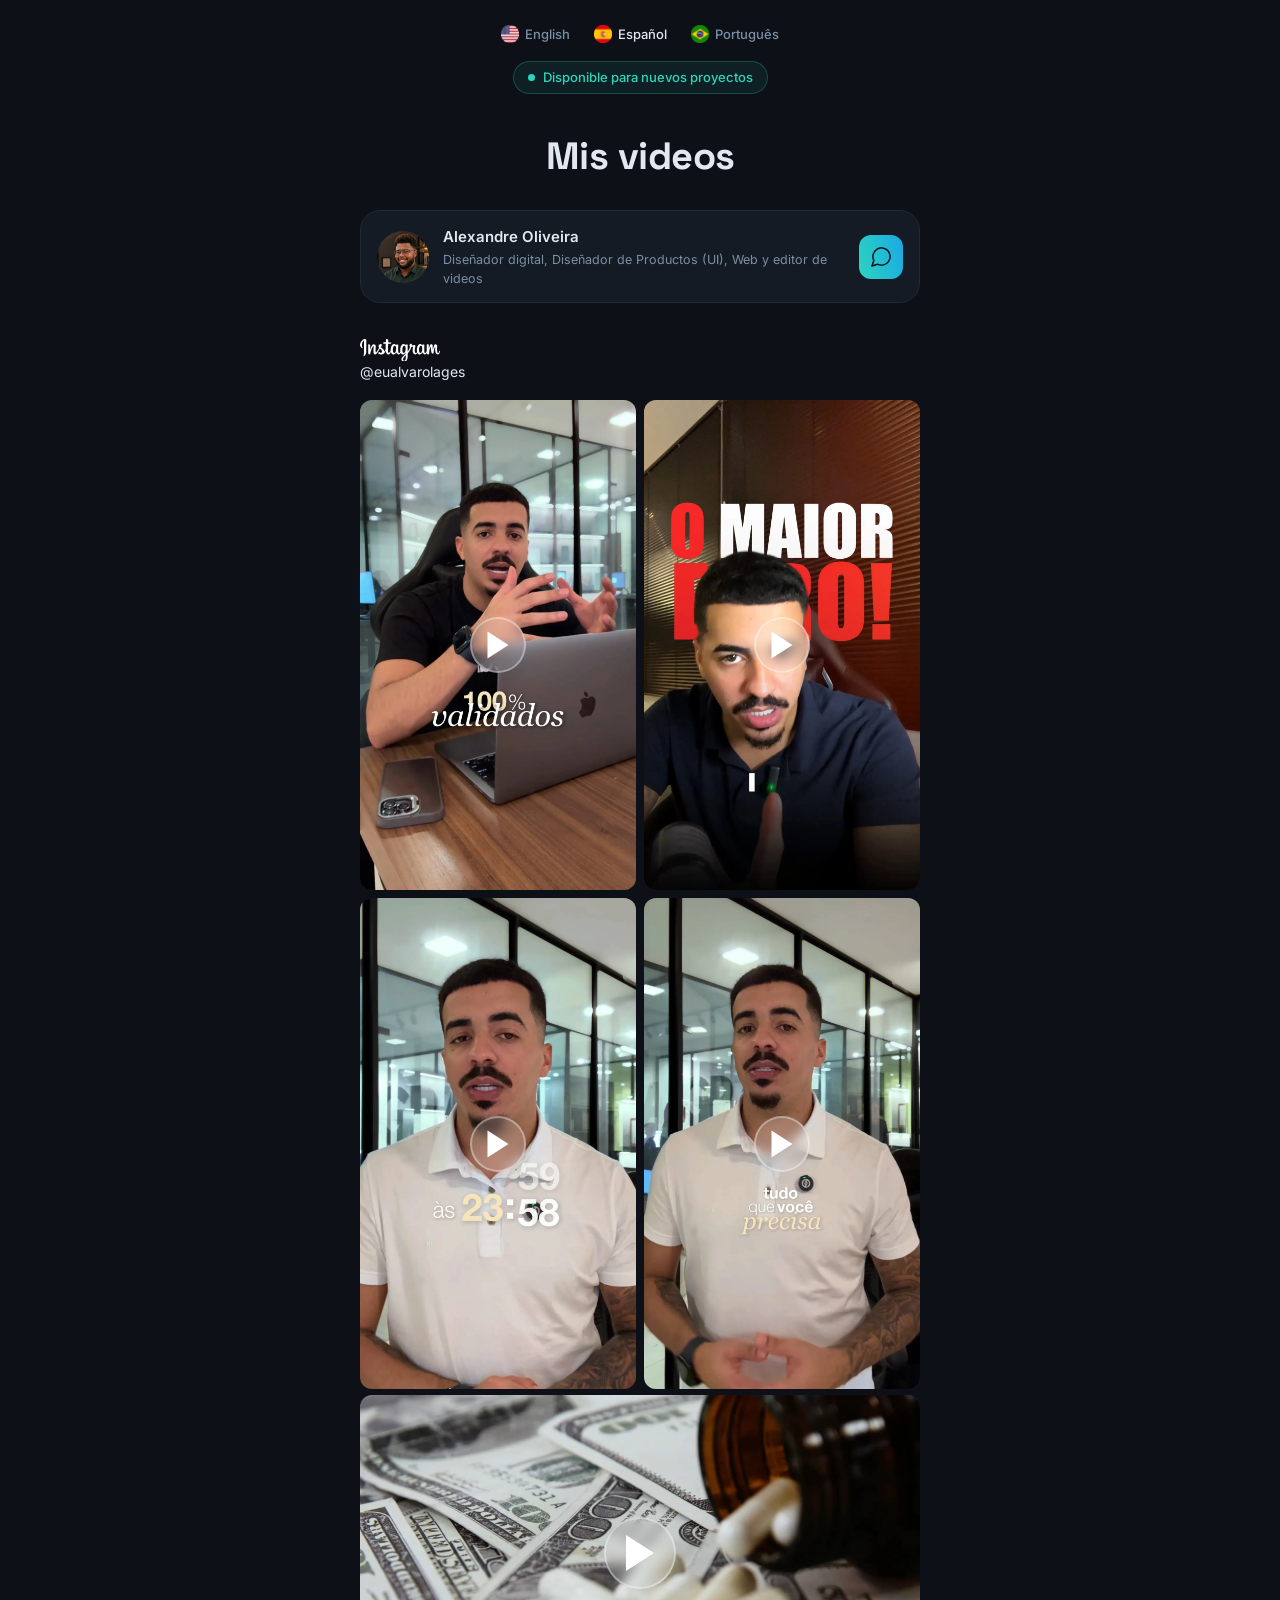
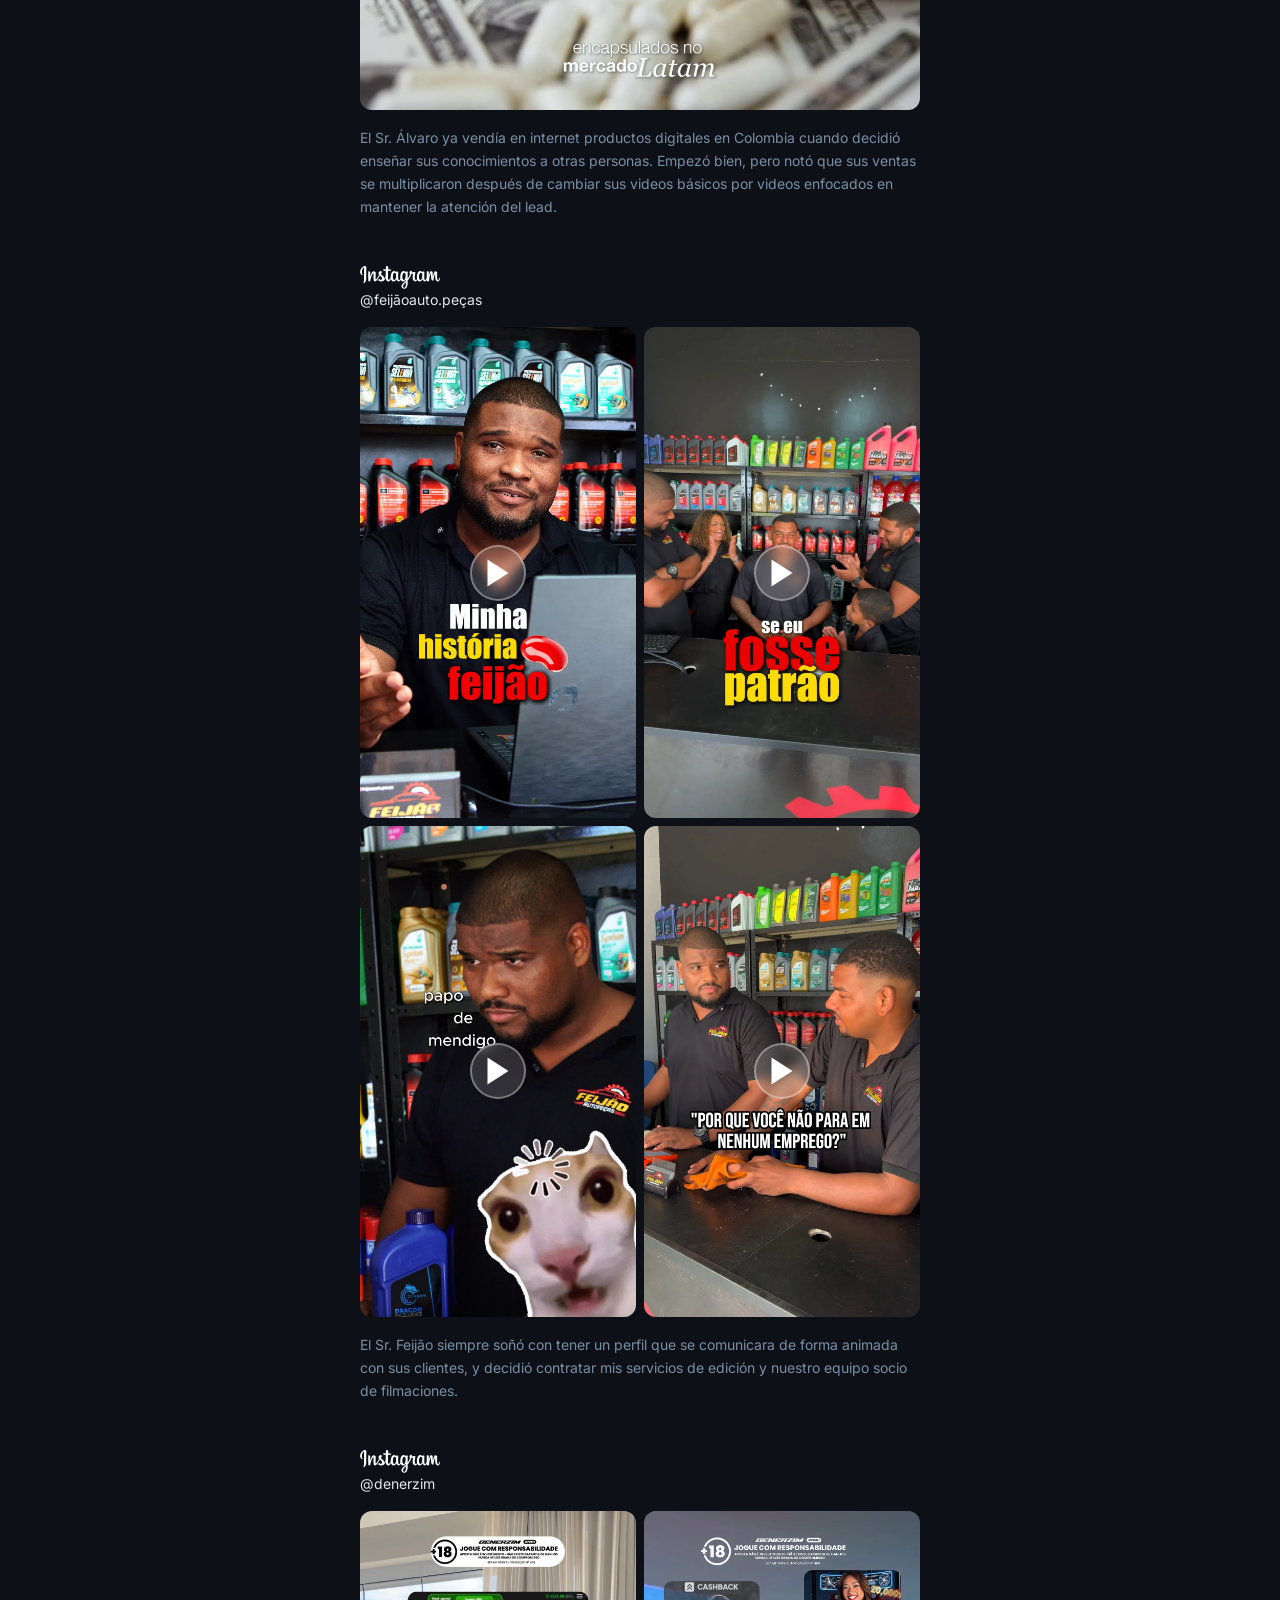
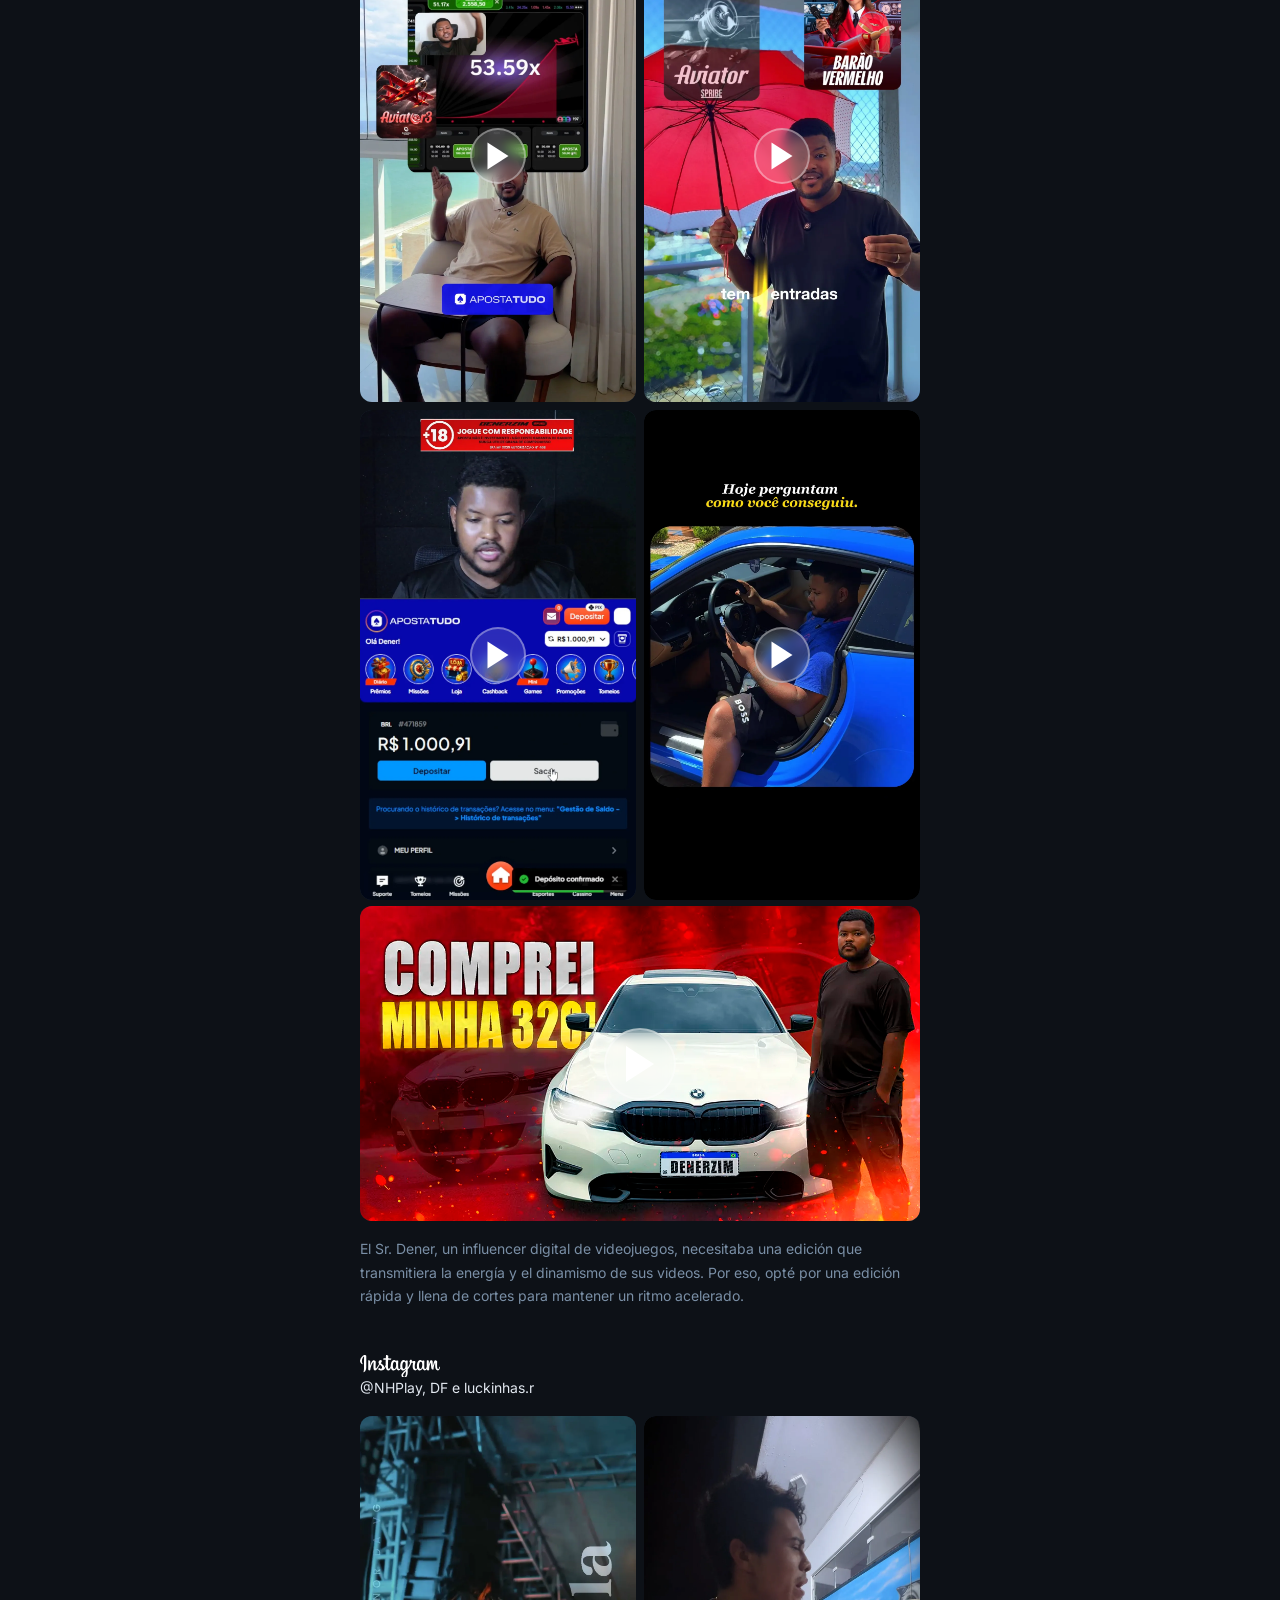
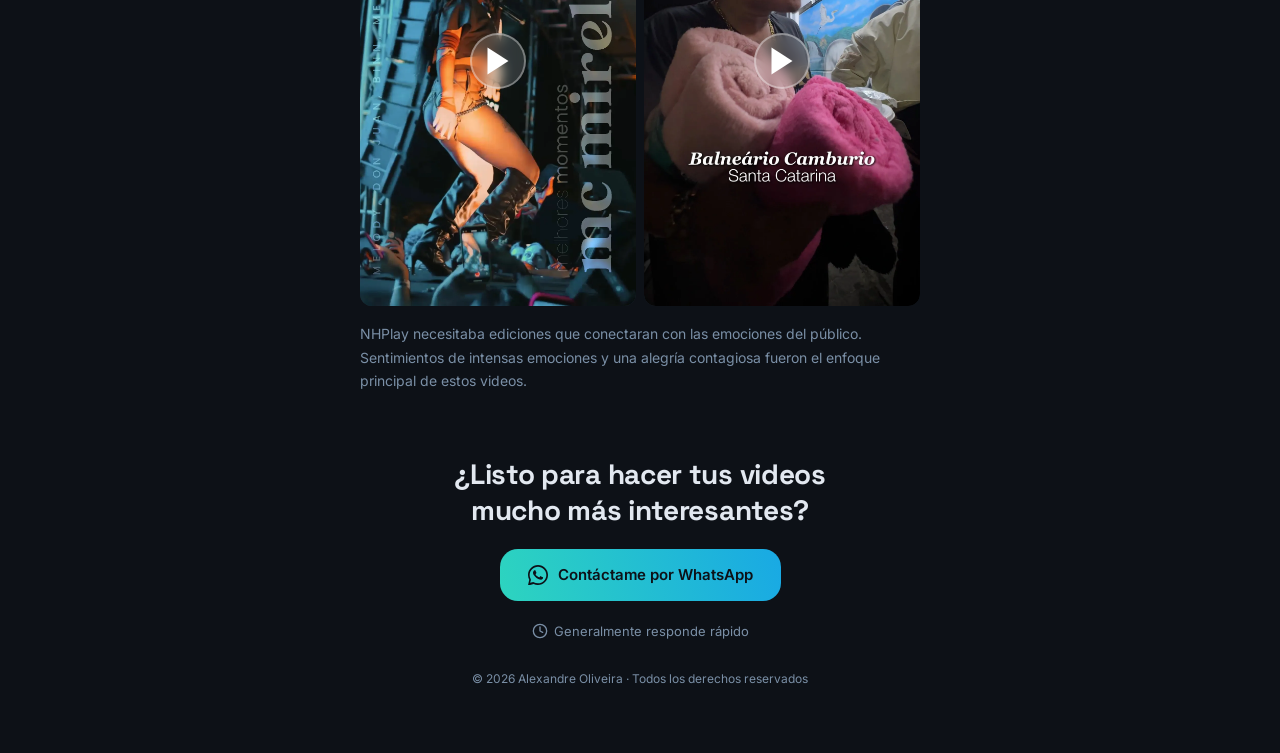
<file: es.html>
<!DOCTYPE html>
<html lang="es">
<head>
  <meta charset="UTF-8" />
  <meta name="viewport" content="width=device-width, initial-scale=1.0" />
  <title>Alexandre Oliveira · Mis Videos</title>

  <!-- ============================================================
       FUENTES DE GOOGLE FONTS
       Inter = textos corridos
       Space Grotesk = títulos y destacados
  ============================================================ -->
  <link rel="preconnect" href="https://fonts.googleapis.com" />
  <link rel="preconnect" href="https://fonts.gstatic.com" crossorigin />
  <link
    href="https://fonts.googleapis.com/css2?family=Inter:wght@400;500;600&family=Space+Grotesk:wght@600;700&display=swap"
    rel="stylesheet"
  />

    <!-- Preconnect para os servidores do YouTube -->
   <link rel="preconnect" href="https://www.youtube.com">
  <link rel="preconnect" href="https://i.ytimg.com">

    <!-- Preconnect para os servidores do Vimeo -->
   <link rel="preconnect" href="https://player.vimeo.com">
  <link rel="preconnect" href="https://i.vimeocdn.com">
  <link rel="preconnect" href="https://f.vimeocdn.com">

  <!-- Hoja de estilos principal (compartida con todas las versiones) -->
  <link rel="stylesheet" href="css/style.css" />
</head>

<body>

  <!-- ============================================================
       BARRA DE IDIOMAS
       Para cambiar un enlace: reemplaza el valor del href
       Para agregar imágenes de banderas: coloca archivos .png en
       images/flags/ y actualiza los src de las etiquetas img
  ============================================================ -->
  <nav class="lang-bar" aria-label="Selección de idioma">
    <a href="en.html" class="lang-btn" lang="en">
      <!-- Reemplaza src con la imagen de la bandera inglesa -->
      <img src="images/flags/en.webp" alt="English" class="flag" />
      English
    </a>
    <a href="es.html" class="lang-btn lang-active" lang="es">
      <!-- Reemplaza src con la imagen de la bandera española -->
      <img src="images/flags/es.webp" alt="Español" class="flag" />
      Español
    </a>
    <a href="index.html" class="lang-btn" lang="pt">
      <!-- Reemplaza src con la imagen de la bandera brasileña -->
      <img src="images/flags/pt.webp" alt="Português" class="flag" />
      Português
    </a>
  </nav>

  <!-- ============================================================
       INSIGNIA "DISPONIBLE PARA NUEVOS PROYECTOS"
  ============================================================ -->
  <div class="availability-badge">
    <span class="availability-dot" aria-hidden="true"></span>
    Disponible para nuevos proyectos
  </div>

  <!-- ============================================================
       ENCABEZADO PRINCIPAL
  ============================================================ -->
  <header class="page-header">
    <h1 class="page-title">Mis videos</h1>

    <!-- Tarjeta de perfil -->
    <div class="profile-card">
      <!-- Reemplaza src con tu foto de perfil -->
      <img
        src="images/profile.png"
        alt="Foto de Alexandre Oliveira"
        class="profile-photo"
        width="52"
        height="52"
        loading="lazy"
      />
      <div class="profile-info">
        <strong class="profile-name">Alexandre Oliveira</strong>
        <span class="profile-bio">
          Diseñador digital, Diseñador de Productos (UI), Web y editor de videos
        </span>
      </div>

      <!-- Botón de mensaje/contacto en el encabezado
           Reemplaza el href con el enlace deseado (ej: WhatsApp, email)
           Sustituye el contenido interno con tu propio ícono SVG -->
      <a href="http://wa.me/5522988283798/" class="icon-btn" aria-label="Enviar mensaje">
        <!-- Pega aquí el SVG del ícono de mensaje -->
        <svg width="23" height="23" viewBox="0 0 23 23" fill="none" xmlns="http://www.w3.org/2000/svg">
        <path d="M7.57079 19.1667C9.39985 20.1049 11.5039 20.3591 13.5037 19.8833C15.5036 19.4075 17.2677 18.2331 18.4783 16.5717C19.6889 14.9102 20.2662 12.8711 20.1064 10.8216C19.9465 8.77221 19.0599 6.84726 17.6063 5.39368C16.1527 3.9401 14.2277 3.05349 12.1783 2.8936C10.1289 2.73372 8.0897 3.31108 6.42829 4.52165C4.76687 5.73221 3.59246 7.49637 3.11667 9.49623C2.64089 11.4961 2.89503 13.6001 3.83329 15.4292L1.91663 21.0833L7.57079 19.1667Z" stroke="#0B101D" stroke-width="1.5" stroke-linecap="round" stroke-linejoin="round"/>
        </svg>
      </a>
    </div>
  </header>

  <!-- ============================================================
       CONTENIDO PRINCIPAL DE VIDEOS
  ============================================================ -->
  <main class="main-content">

    <!-- ----------------------------------------------------------
         PROJETO 1 — INSTAGRAM @eualvarolage
    ---------------------------------------------------------- -->
    <section class="project-section" aria-labelledby="projeto1-titulo">

      <!-- Cabeçalho do projeto: logo + @handle -->
      <div class="project-header">
        <!-- Cole aqui o SVG do logo do Instagram (ou outra plataforma) -->
        <svg width="80" id="Camada_1" xmlns="http://www.w3.org/2000/svg" version="1.1" viewBox="0 0 800 226.9">
        <!-- Generator: Adobe Illustrator 30.0.0, SVG Export Plug-In . SVG Version: 2.1.1 Build 123)  -->
        <defs>
        <style>
        .st0 {
        fill: #ffffff;
        }
        </style>
        </defs>
        <path class="st0" d="M41.2.7C24.8,7.6,6.8,26.9,1.1,51.3c-7.2,30.8,22.8,43.8,25.2,39.6,2.9-5-5.4-6.7-7.1-22.7-2.2-20.6,7.4-43.7,19.5-53.8,2.2-1.9,2.1.7,2.1,5.6,0,8.7-.5,86.3-.5,102.6s-.9,28.9-2.5,35.7c-1.6,6.9-4.3,11.6-2.3,13.4,2.2,2,11.8-2.8,17.4-10.5,6.7-9.3,9-20.4,9.4-32.5.5-14.6.5-37.8.5-51,0-12.1.2-47.6-.2-68.9-.1-5.2-14.6-10.7-21.5-7.9ZM796.4,116c-2.4,0-3.5,2.4-4.4,6.6-3.1,14.3-6.4,17.6-10.6,17.6s-8.9-7.1-10-21.3c-.9-11.2-.7-31.7.4-52.2.2-4.2-.9-8.4-12.2-12.5-4.9-1.8-11.9-4.4-15.4,4.1-9.9,23.9-13.8,42.9-14.7,50.7,0,.4-.5.5-.6-.5-.6-6.2-1.9-17.4-2-41,0-4.6-1-8.5-6.1-11.7-3.3-2.1-13.3-5.8-16.9-1.4-3.1,3.6-6.7,13.2-10.5,24.7-3.1,9.3-5.2,15.6-5.2,15.6,0,0,0-25.1,0-34.6,0-3.6-2.4-4.8-3.2-5-3.3-1-9.9-2.6-12.7-2.6s-4.3,1.9-4.3,4.7-.5,33-.5,55.8,0,2.1,0,3.2c-1.9,10.5-8.1,24.7-14.8,24.7s-9.9-6-9.9-33.2.5-22.8.7-34.3c.1-6.6.4-11.7.4-12.8,0-3.5-6.2-5.3-9-6-2.9-.7-5.3-.9-7.3-.8-2.7.2-4.7,2-4.7,4.4s0,3.9,0,3.9c-3.5-5.6-9.2-9.4-13-10.5-10.2-3-20.8-.3-28.8,10.9-6.4,8.9-10.2,19-11.7,33.5-1.1,10.6-.7,21.4,1.2,30.5-2.4,10.3-6.8,14.5-11.6,14.5-7,0-12.1-11.4-11.5-31.2.4-13,3-22.1,5.8-35.3,1.2-5.6.2-8.6-2.2-11.4-2.3-2.6-7.1-3.9-14-2.3-4.9,1.2-12,2.4-18.5,3.4,0,0,.4-1.6.7-4.3,1.7-14.4-14-13.2-19-8.6-3,2.7-5,6-5.8,11.8-1.2,9.2,6.3,13.6,6.3,13.6-2.5,11.3-8.5,26.1-14.8,36.8-3.4,5.7-5.9,10-9.2,14.5,0-1.7,0-3.4,0-5,0-23.8.2-42.5.4-49.3.1-6.6.4-11.6.4-12.7,0-2.6-1.5-3.6-4.7-4.8-2.8-1.1-6.1-1.9-9.5-2.1-4.3-.3-6.9,1.9-6.8,4.6,0,.5,0,3.6,0,3.6-3.5-5.6-9.2-9.4-13-10.5-10.2-3-20.8-.3-28.8,10.9-6.4,8.9-10.5,21.4-11.7,33.4-1.1,11.2-.9,20.7.6,28.7-1.6,8-6.3,16.4-11.5,16.4s-10.6-6-10.6-33.2.5-22.8.7-34.3c.1-6.6.4-11.7.4-12.8,0-3.5-6.2-5.3-9-6-3-.7-5.5-.9-7.5-.8-2.6.2-4.4,2.5-4.4,4.3v4c-3.5-5.6-9.2-9.4-13-10.5-10.2-3-20.8-.3-28.8,10.9-5.3,7.3-9.5,15.4-11.7,33.3-.6,5.2-.9,10-.9,14.5-2.1,12.8-11.4,27.7-19,27.7s-8.7-8.6-8.7-27,1.5-59.3,1.8-62.6c0,0,9.6-.2,11.4-.2,4.8,0,9.1,0,15.5-.3,3.2-.2,6.3-11.6,3-13-1.5-.6-12.1-1.2-16.2-1.3-3.5,0-13.3-.8-13.3-.8,0,0,.9-23.1,1.1-25.6.2-2-2.5-3.1-4-3.7-3.7-1.6-7-2.3-10.8-3.1-5.4-1.1-7.8,0-8.3,4.5-.7,6.9-1.1,27.1-1.1,27.1-3.9,0-17.4-.8-21.4-.8s-7.6,15.8-2.6,16c5.8.2,16,.4,22.7.6,0,0-.3,35.4-.3,46.3s0,2.3,0,3.4c-3.7,19.3-16.8,29.8-16.8,29.8,2.8-12.8-2.9-22.4-13.3-30.5-3.8-3-11.3-8.7-19.7-14.9,0,0,4.9-4.8,9.2-14.4,3.1-6.8,3.2-14.7-4.3-16.4-12.4-2.9-22.6,6.3-25.7,16-2.4,7.5-1.1,13.1,3.5,18.9.3.4.7.9,1.1,1.3-2.8,5.4-6.6,12.7-9.9,18.3-9,15.6-15.9,28-21,28s-4.1-12.6-4.1-24.3.7-25.4,1.3-41.2c.2-5.2-2.4-8.2-6.8-10.9-2.7-1.6-8.3-4.9-11.6-4.9-4.9,0-19.1.7-32.5,39.4-1.7,4.9-5,13.8-5,13.8l.3-46.6c0-1.1-.6-2.2-1.9-2.9-2.3-1.2-8.3-3.7-13.7-3.7s-3.8,1.2-3.8,3.6l-.5,73c0,5.5.1,12,.7,14.8.5,2.8,1.4,5.1,2.5,6.5,1.1,1.4,2.4,2.4,4.4,2.8,1.9.4,12.6,1.8,13.1-2.3.7-4.9.7-10.1,6.3-29.8,8.7-30.6,20-45.5,25.4-50.8.9-.9,2-1,1.9.5-.2,6.7-1,23.5-1.6,37.7-1.4,38.1,5.5,45.2,15.4,45.2s18.3-7.5,29.7-26.6c7.1-11.9,14.1-23.5,19-31.9,3.5,3.2,7.4,6.7,11.3,10.4,9,8.6,12,16.7,10,24.5-1.5,5.9-7.2,12-17.3,6.1-2.9-1.7-4.2-3.1-7.2-5-1.6-1-4-1.4-5.5-.3-3.8,2.9-5.9,6.5-7.2,11-1.2,4.4,3.2,6.7,7.7,8.7,3.9,1.7,12.3,3.3,17.7,3.5,20.9.7,37.6-10.1,49.2-37.8,2.1,24,10.9,37.6,26.3,37.6s20.6-13.3,25.1-26.4c1.3,5.3,3.2,10,5.7,13.9,11.9,18.8,34.9,14.7,46.4-1.2,3.6-4.9,4.1-6.7,4.1-6.7,1.7,15.1,13.8,20.3,20.8,20.3s15.8-3.7,21.4-16.4c.6,1.4,1.4,2.7,2.2,3.9,11.9,18.8,34.9,14.7,46.4-1.2.5-.8,1-1.4,1.4-2l.3,9.9-10.6,9.8c-17.8,16.3-31.4,28.7-32.4,43.2-1.3,18.4,13.7,25.3,25,26.2,12,1,22.3-5.7,28.6-15,5.6-8.2,9.2-25.7,8.9-43.1-.1-6.9-.3-15.8-.4-25.3,6.3-7.3,13.3-16.5,19.8-27.2,7.1-11.7,14.7-27.5,18.6-39.7,0,0,6.6,0,13.6-.4,2.3-.1,2.9.3,2.5,2-.5,2-8.9,34.3-1.2,55.9,5.2,14.7,17,19.5,24,19.5s16-6.2,20.2-15.4c.5,1,1,2,1.6,2.9,11.9,18.8,34.8,14.7,46.4-1.2,2.6-3.6,4.1-6.7,4.1-6.7,2.5,15.6,14.6,20.4,21.6,20.4s14.1-3,19.7-16.2c.2,5.8.6,10.6,1.2,12,.4.9,2.4,2.1,3.9,2.6,6.6,2.5,13.4,1.3,15.9.8,1.7-.4,3.1-1.7,3.3-5.3.5-9.4.2-25.2,3-37,4.8-19.7,9.3-27.4,11.4-31.2,1.2-2.1,2.5-2.5,2.6-.2,0,4.5.3,17.9,2.2,35.8,1.4,13.2,3.2,21,4.6,23.4,4,7.1,8.9,7.4,12.9,7.4s7.9-.7,7.4-5.2c-.2-2.2.2-15.7,4.9-35.1,3.1-12.7,8.2-24.2,10.1-28.3.7-1.5,1-.3,1,0-.4,8.7-1.3,37.3,2.3,53,4.8,21.2,18.8,23.5,23.7,23.5,10.4,0,18.9-7.9,21.7-28.7.7-5-.3-8.9-3.4-8.9h0ZM361.3,103.1c-.6,11-2.7,20.2-6.2,26.9-6.2,12.1-18.6,15.9-24-1.5-3.9-12.6-2.6-29.8-1-39.1,2.4-13.8,8.5-23.5,17.9-22.6,9.7,1,14.4,13.4,13.2,36.3ZM456.3,103.3c-.6,10.4-3.2,20.8-6.2,26.7-6.1,12.2-18.7,16-24-1.5-3.6-12-2.7-27.5-1-37.2,2.3-12.7,7.9-24.4,17.9-24.4,9.8,0,14.6,10.7,13.2,36.5ZM458.8,174.2c-.1,19-3.1,35.6-9.5,40.4-9.1,6.8-21.3,1.7-18.7-12.1,2.2-12.2,12.8-24.7,28.3-40,0,0,0,3.5,0,11.7ZM622.6,103.4c-.5,11.4-3.1,20.3-6.2,26.6-6.1,12.2-18.7,16-24-1.5-2.9-9.5-3-25.5-1-38.8,2.1-13.6,8.1-23.8,17.9-22.9,9.7.9,14.3,13.4,13.2,36.6Z"/>
        </svg>

        <!-- Troque o href pelo link do perfil no Instagram -->
        <a href="https://www.instagram.com/eualvarolage/" class="platform-handle" id="projeto1-titulo" target="_blank" rel="noopener noreferrer">
          @eualvarolages
        </a>
      </div>

      <!-- Grade / carrossel de vídeos 9:16 -->
      <!-- No mobile: vira carrossel horizontal (scroll)
           No PC: exibe todos em grade 2×2 -->
      <div class="video-grid carousel" role="list">

        <!-- ---- VÍDEO 1 ----
             thumb-src   = caminho ou URL da miniatura (thumbnail)
             data-vimeo  = ID do vídeo no Vimeo (ex: 123456789) -->
        <div class="video-item ratio-9-16" role="listitem">
          <div
            class="video-thumb"
            data-vimeo="1188566480"
            style="background-image: url('images/thumbnails/proj1-vid1.webp')"
            aria-label="Assistir vídeo 1"
            tabindex="0"
            role="button"
          >
            <button class="play-btn" aria-label="Play">
              <!-- Ícone de play — você pode substituir pelo seu SVG -->
              <svg xmlns="http://www.w3.org/2000/svg" width="36" height="36" viewBox="0 0 24 24" fill="currentColor" aria-hidden="true">
                <polygon points="5,3 19,12 5,21"/>
              </svg>
            </button>
          </div>
          <!-- O iframe do Vimeo é inserido aqui via JS ao clicar em play -->
        </div>

        <!-- ---- VÍDEO 2 ---- -->
        <div class="video-item ratio-9-16" role="listitem">
          <div
            class="video-thumb"
            data-vimeo="1188611973"
            style="background-image: url('images/thumbnails/proj1-vid2.webp')"
            aria-label="Assistir vídeo 2"
            tabindex="0"
            role="button"
          >
            <button class="play-btn" aria-label="Play">
              <svg xmlns="http://www.w3.org/2000/svg" width="36" height="36" viewBox="0 0 24 24" fill="currentColor" aria-hidden="true">
                <polygon points="5,3 19,12 5,21"/>
              </svg>
            </button>
          </div>
        </div>

        <!-- ---- VÍDEO 3 ---- -->
        <div class="video-item ratio-9-16" role="listitem">
          <div
            class="video-thumb"
            data-vimeo="1188614020"
            style="background-image: url('images/thumbnails/proj1-vid3.webp')"
            aria-label="Assistir vídeo 3"
            tabindex="0"
            role="button"
          >
            <button class="play-btn" aria-label="Play">
              <svg xmlns="http://www.w3.org/2000/svg" width="36" height="36" viewBox="0 0 24 24" fill="currentColor" aria-hidden="true">
                <polygon points="5,3 19,12 5,21"/>
              </svg>
            </button>
          </div>
        </div>

        <!-- ---- VÍDEO 4 ---- -->
        <div class="video-item ratio-9-16" role="listitem">
          <div
            class="video-thumb"
            data-vimeo="1188614745"
            style="background-image: url('images/thumbnails/proj1-vid4.webp')"
            aria-label="Assistir vídeo 4"
            tabindex="0"
            role="button"
          >
            <button class="play-btn" aria-label="Play">
              <svg xmlns="http://www.w3.org/2000/svg" width="36" height="36" viewBox="0 0 24 24" fill="currentColor" aria-hidden="true">
                <polygon points="5,3 19,12 5,21"/>
              </svg>
            </button>
          </div>
        </div>

      </div><!-- /video-grid -->

      <!-- ----- Vídeo 5 ----- 16:9 -->
    
      <div class="video-item ratio-16-9">
      <div
      class="video-thumb"
      data-youtube="K-4NsRtoq54"
      style="background-image: url('images/thumbnails/proj1-vid5.webp')"
      aria-label="Assistir vídeo"
      tabindex="0"
      role="button"
  >
    <button class="play-btn play-btn--large" aria-label="Play">
      <svg xmlns="http://www.w3.org/2000/svg" width="48" height="48" viewBox="0 0 24 24" fill="currentColor">
        <polygon points="5,3 19,12 5,21"/>
      </svg>
    </button>
  </div>
</div>
      <!-- ----- /Vídeo 5 ----- 16:9 -->

      <!-- Descrição do projeto -->
      <p class="project-desc">
        El Sr. Álvaro ya vendía en internet productos digitales en Colombia cuando
        decidió enseñar sus conocimientos a otras personas. Empezó bien, pero notó
        que sus ventas se multiplicaron después de cambiar sus videos básicos por
        videos enfocados en mantener la atención del lead.
      </p>

    </section><!-- /projeto 1 -->


    <!-- ----------------------------------------------------------
         PROJETO 2 — INSTAGRAM @feijãoauto.peças
    ---------------------------------------------------------- -->
    <section class="project-section" aria-labelledby="projeto2-titulo">

      <div class="project-header">
        <!-- Cole aqui o SVG do logo do Instagram -->
        <svg width="80" id="Camada_1" xmlns="http://www.w3.org/2000/svg" version="1.1" viewBox="0 0 800 226.9">
        <!-- Generator: Adobe Illustrator 30.0.0, SVG Export Plug-In . SVG Version: 2.1.1 Build 123)  -->
        <defs>
        <style>
        .st0 {
        fill: #ffffff;
        }
        </style>
        </defs>
        <path class="st0" d="M41.2.7C24.8,7.6,6.8,26.9,1.1,51.3c-7.2,30.8,22.8,43.8,25.2,39.6,2.9-5-5.4-6.7-7.1-22.7-2.2-20.6,7.4-43.7,19.5-53.8,2.2-1.9,2.1.7,2.1,5.6,0,8.7-.5,86.3-.5,102.6s-.9,28.9-2.5,35.7c-1.6,6.9-4.3,11.6-2.3,13.4,2.2,2,11.8-2.8,17.4-10.5,6.7-9.3,9-20.4,9.4-32.5.5-14.6.5-37.8.5-51,0-12.1.2-47.6-.2-68.9-.1-5.2-14.6-10.7-21.5-7.9ZM796.4,116c-2.4,0-3.5,2.4-4.4,6.6-3.1,14.3-6.4,17.6-10.6,17.6s-8.9-7.1-10-21.3c-.9-11.2-.7-31.7.4-52.2.2-4.2-.9-8.4-12.2-12.5-4.9-1.8-11.9-4.4-15.4,4.1-9.9,23.9-13.8,42.9-14.7,50.7,0,.4-.5.5-.6-.5-.6-6.2-1.9-17.4-2-41,0-4.6-1-8.5-6.1-11.7-3.3-2.1-13.3-5.8-16.9-1.4-3.1,3.6-6.7,13.2-10.5,24.7-3.1,9.3-5.2,15.6-5.2,15.6,0,0,0-25.1,0-34.6,0-3.6-2.4-4.8-3.2-5-3.3-1-9.9-2.6-12.7-2.6s-4.3,1.9-4.3,4.7-.5,33-.5,55.8,0,2.1,0,3.2c-1.9,10.5-8.1,24.7-14.8,24.7s-9.9-6-9.9-33.2.5-22.8.7-34.3c.1-6.6.4-11.7.4-12.8,0-3.5-6.2-5.3-9-6-2.9-.7-5.3-.9-7.3-.8-2.7.2-4.7,2-4.7,4.4s0,3.9,0,3.9c-3.5-5.6-9.2-9.4-13-10.5-10.2-3-20.8-.3-28.8,10.9-6.4,8.9-10.2,19-11.7,33.5-1.1,10.6-.7,21.4,1.2,30.5-2.4,10.3-6.8,14.5-11.6,14.5-7,0-12.1-11.4-11.5-31.2.4-13,3-22.1,5.8-35.3,1.2-5.6.2-8.6-2.2-11.4-2.3-2.6-7.1-3.9-14-2.3-4.9,1.2-12,2.4-18.5,3.4,0,0,.4-1.6.7-4.3,1.7-14.4-14-13.2-19-8.6-3,2.7-5,6-5.8,11.8-1.2,9.2,6.3,13.6,6.3,13.6-2.5,11.3-8.5,26.1-14.8,36.8-3.4,5.7-5.9,10-9.2,14.5,0-1.7,0-3.4,0-5,0-23.8.2-42.5.4-49.3.1-6.6.4-11.6.4-12.7,0-2.6-1.5-3.6-4.7-4.8-2.8-1.1-6.1-1.9-9.5-2.1-4.3-.3-6.9,1.9-6.8,4.6,0,.5,0,3.6,0,3.6-3.5-5.6-9.2-9.4-13-10.5-10.2-3-20.8-.3-28.8,10.9-6.4,8.9-10.5,21.4-11.7,33.4-1.1,11.2-.9,20.7.6,28.7-1.6,8-6.3,16.4-11.5,16.4s-10.6-6-10.6-33.2.5-22.8.7-34.3c.1-6.6.4-11.7.4-12.8,0-3.5-6.2-5.3-9-6-3-.7-5.5-.9-7.5-.8-2.6.2-4.4,2.5-4.4,4.3v4c-3.5-5.6-9.2-9.4-13-10.5-10.2-3-20.8-.3-28.8,10.9-5.3,7.3-9.5,15.4-11.7,33.3-.6,5.2-.9,10-.9,14.5-2.1,12.8-11.4,27.7-19,27.7s-8.7-8.6-8.7-27,1.5-59.3,1.8-62.6c0,0,9.6-.2,11.4-.2,4.8,0,9.1,0,15.5-.3,3.2-.2,6.3-11.6,3-13-1.5-.6-12.1-1.2-16.2-1.3-3.5,0-13.3-.8-13.3-.8,0,0,.9-23.1,1.1-25.6.2-2-2.5-3.1-4-3.7-3.7-1.6-7-2.3-10.8-3.1-5.4-1.1-7.8,0-8.3,4.5-.7,6.9-1.1,27.1-1.1,27.1-3.9,0-17.4-.8-21.4-.8s-7.6,15.8-2.6,16c5.8.2,16,.4,22.7.6,0,0-.3,35.4-.3,46.3s0,2.3,0,3.4c-3.7,19.3-16.8,29.8-16.8,29.8,2.8-12.8-2.9-22.4-13.3-30.5-3.8-3-11.3-8.7-19.7-14.9,0,0,4.9-4.8,9.2-14.4,3.1-6.8,3.2-14.7-4.3-16.4-12.4-2.9-22.6,6.3-25.7,16-2.4,7.5-1.1,13.1,3.5,18.9.3.4.7.9,1.1,1.3-2.8,5.4-6.6,12.7-9.9,18.3-9,15.6-15.9,28-21,28s-4.1-12.6-4.1-24.3.7-25.4,1.3-41.2c.2-5.2-2.4-8.2-6.8-10.9-2.7-1.6-8.3-4.9-11.6-4.9-4.9,0-19.1.7-32.5,39.4-1.7,4.9-5,13.8-5,13.8l.3-46.6c0-1.1-.6-2.2-1.9-2.9-2.3-1.2-8.3-3.7-13.7-3.7s-3.8,1.2-3.8,3.6l-.5,73c0,5.5.1,12,.7,14.8.5,2.8,1.4,5.1,2.5,6.5,1.1,1.4,2.4,2.4,4.4,2.8,1.9.4,12.6,1.8,13.1-2.3.7-4.9.7-10.1,6.3-29.8,8.7-30.6,20-45.5,25.4-50.8.9-.9,2-1,1.9.5-.2,6.7-1,23.5-1.6,37.7-1.4,38.1,5.5,45.2,15.4,45.2s18.3-7.5,29.7-26.6c7.1-11.9,14.1-23.5,19-31.9,3.5,3.2,7.4,6.7,11.3,10.4,9,8.6,12,16.7,10,24.5-1.5,5.9-7.2,12-17.3,6.1-2.9-1.7-4.2-3.1-7.2-5-1.6-1-4-1.4-5.5-.3-3.8,2.9-5.9,6.5-7.2,11-1.2,4.4,3.2,6.7,7.7,8.7,3.9,1.7,12.3,3.3,17.7,3.5,20.9.7,37.6-10.1,49.2-37.8,2.1,24,10.9,37.6,26.3,37.6s20.6-13.3,25.1-26.4c1.3,5.3,3.2,10,5.7,13.9,11.9,18.8,34.9,14.7,46.4-1.2,3.6-4.9,4.1-6.7,4.1-6.7,1.7,15.1,13.8,20.3,20.8,20.3s15.8-3.7,21.4-16.4c.6,1.4,1.4,2.7,2.2,3.9,11.9,18.8,34.9,14.7,46.4-1.2.5-.8,1-1.4,1.4-2l.3,9.9-10.6,9.8c-17.8,16.3-31.4,28.7-32.4,43.2-1.3,18.4,13.7,25.3,25,26.2,12,1,22.3-5.7,28.6-15,5.6-8.2,9.2-25.7,8.9-43.1-.1-6.9-.3-15.8-.4-25.3,6.3-7.3,13.3-16.5,19.8-27.2,7.1-11.7,14.7-27.5,18.6-39.7,0,0,6.6,0,13.6-.4,2.3-.1,2.9.3,2.5,2-.5,2-8.9,34.3-1.2,55.9,5.2,14.7,17,19.5,24,19.5s16-6.2,20.2-15.4c.5,1,1,2,1.6,2.9,11.9,18.8,34.8,14.7,46.4-1.2,2.6-3.6,4.1-6.7,4.1-6.7,2.5,15.6,14.6,20.4,21.6,20.4s14.1-3,19.7-16.2c.2,5.8.6,10.6,1.2,12,.4.9,2.4,2.1,3.9,2.6,6.6,2.5,13.4,1.3,15.9.8,1.7-.4,3.1-1.7,3.3-5.3.5-9.4.2-25.2,3-37,4.8-19.7,9.3-27.4,11.4-31.2,1.2-2.1,2.5-2.5,2.6-.2,0,4.5.3,17.9,2.2,35.8,1.4,13.2,3.2,21,4.6,23.4,4,7.1,8.9,7.4,12.9,7.4s7.9-.7,7.4-5.2c-.2-2.2.2-15.7,4.9-35.1,3.1-12.7,8.2-24.2,10.1-28.3.7-1.5,1-.3,1,0-.4,8.7-1.3,37.3,2.3,53,4.8,21.2,18.8,23.5,23.7,23.5,10.4,0,18.9-7.9,21.7-28.7.7-5-.3-8.9-3.4-8.9h0ZM361.3,103.1c-.6,11-2.7,20.2-6.2,26.9-6.2,12.1-18.6,15.9-24-1.5-3.9-12.6-2.6-29.8-1-39.1,2.4-13.8,8.5-23.5,17.9-22.6,9.7,1,14.4,13.4,13.2,36.3ZM456.3,103.3c-.6,10.4-3.2,20.8-6.2,26.7-6.1,12.2-18.7,16-24-1.5-3.6-12-2.7-27.5-1-37.2,2.3-12.7,7.9-24.4,17.9-24.4,9.8,0,14.6,10.7,13.2,36.5ZM458.8,174.2c-.1,19-3.1,35.6-9.5,40.4-9.1,6.8-21.3,1.7-18.7-12.1,2.2-12.2,12.8-24.7,28.3-40,0,0,0,3.5,0,11.7ZM622.6,103.4c-.5,11.4-3.1,20.3-6.2,26.6-6.1,12.2-18.7,16-24-1.5-2.9-9.5-3-25.5-1-38.8,2.1-13.6,8.1-23.8,17.9-22.9,9.7.9,14.3,13.4,13.2,36.6Z"/>
        </svg>

        <!-- Troque o href pelo link do perfil -->
        <a href="https://www.instagram.com/feijaoauto.pecas/" class="platform-handle" id="projeto2-titulo" target="_blank" rel="noopener noreferrer">
          @feijãoauto.peças
        </a>
      </div>

      <div class="video-grid carousel" role="list">

        <!-- ---- VÍDEO 1 ---- -->
        <div class="video-item ratio-9-16" role="listitem">
          <div
            class="video-thumb"
            data-vimeo="1188616640"
            style="background-image: url('images/thumbnails/proj2-vid1.webp')"
            aria-label="Assistir vídeo 1"
            tabindex="0"
            role="button"
          >
            <button class="play-btn" aria-label="Play">
              <svg xmlns="http://www.w3.org/2000/svg" width="36" height="36" viewBox="0 0 24 24" fill="currentColor" aria-hidden="true">
                <polygon points="5,3 19,12 5,21"/>
              </svg>
            </button>
          </div>
        </div>

        <!-- ---- VÍDEO 2 ---- -->
        <div class="video-item ratio-9-16" role="listitem">
          <div
            class="video-thumb"
            data-vimeo="1188616607"
            style="background-image: url('images/thumbnails/proj2-vid2.webp')"
            aria-label="Assistir vídeo 2"
            tabindex="0"
            role="button"
          >
            <button class="play-btn" aria-label="Play">
              <svg xmlns="http://www.w3.org/2000/svg" width="36" height="36" viewBox="0 0 24 24" fill="currentColor" aria-hidden="true">
                <polygon points="5,3 19,12 5,21"/>
              </svg>
            </button>
          </div>
        </div>

        <!-- ---- VÍDEO 3 ---- -->
        <div class="video-item ratio-9-16" role="listitem">
          <div
            class="video-thumb"
            data-vimeo="1188616623"
            style="background-image: url('images/thumbnails/proj2-vid3.webp')"
            aria-label="Assistir vídeo 3"
            tabindex="0"
            role="button"
          >
            <button class="play-btn" aria-label="Play">
              <svg xmlns="http://www.w3.org/2000/svg" width="36" height="36" viewBox="0 0 24 24" fill="currentColor" aria-hidden="true">
                <polygon points="5,3 19,12 5,21"/>
              </svg>
            </button>
          </div>
        </div>

        <!-- ---- VÍDEO 4 ---- -->
        <div class="video-item ratio-9-16" role="listitem">
          <div
            class="video-thumb"
            data-vimeo="1188616615"
            style="background-image: url('images/thumbnails/proj2-vid4.webp')"
            aria-label="Assistir vídeo 4"
            tabindex="0"
            role="button"
          >
            <button class="play-btn" aria-label="Play">
              <svg xmlns="http://www.w3.org/2000/svg" width="36" height="36" viewBox="0 0 24 24" fill="currentColor" aria-hidden="true">
                <polygon points="5,3 19,12 5,21"/>
              </svg>
            </button>
          </div>
        </div>

      </div><!-- /video-grid -->

      <p class="project-desc">
        El Sr. Feijão siempre soñó con tener un perfil que se comunicara de forma
        animada con sus clientes, y decidió contratar mis servicios de edición y
        nuestro equipo socio de filmaciones.
      </p>

    </section><!-- /projeto 2 -->

<!-- ----------------------------------------------------------
         PROJETO 3 — INSTAGRAM @denerzim
    ---------------------------------------------------------- -->
    <section class="project-section" aria-labelledby="projeto3-titulo">

      <div class="project-header">
        <!-- Cole aqui o SVG do logo do Instagram -->
        <svg width="80" id="Camada_1" xmlns="http://www.w3.org/2000/svg" version="1.1" viewBox="0 0 800 226.9">
        <!-- Generator: Adobe Illustrator 30.0.0, SVG Export Plug-In . SVG Version: 2.1.1 Build 123)  -->
        <defs>
        <style>
        .st0 {
        fill: #ffffff;
        }
        </style>
        </defs>
        <path class="st0" d="M41.2.7C24.8,7.6,6.8,26.9,1.1,51.3c-7.2,30.8,22.8,43.8,25.2,39.6,2.9-5-5.4-6.7-7.1-22.7-2.2-20.6,7.4-43.7,19.5-53.8,2.2-1.9,2.1.7,2.1,5.6,0,8.7-.5,86.3-.5,102.6s-.9,28.9-2.5,35.7c-1.6,6.9-4.3,11.6-2.3,13.4,2.2,2,11.8-2.8,17.4-10.5,6.7-9.3,9-20.4,9.4-32.5.5-14.6.5-37.8.5-51,0-12.1.2-47.6-.2-68.9-.1-5.2-14.6-10.7-21.5-7.9ZM796.4,116c-2.4,0-3.5,2.4-4.4,6.6-3.1,14.3-6.4,17.6-10.6,17.6s-8.9-7.1-10-21.3c-.9-11.2-.7-31.7.4-52.2.2-4.2-.9-8.4-12.2-12.5-4.9-1.8-11.9-4.4-15.4,4.1-9.9,23.9-13.8,42.9-14.7,50.7,0,.4-.5.5-.6-.5-.6-6.2-1.9-17.4-2-41,0-4.6-1-8.5-6.1-11.7-3.3-2.1-13.3-5.8-16.9-1.4-3.1,3.6-6.7,13.2-10.5,24.7-3.1,9.3-5.2,15.6-5.2,15.6,0,0,0-25.1,0-34.6,0-3.6-2.4-4.8-3.2-5-3.3-1-9.9-2.6-12.7-2.6s-4.3,1.9-4.3,4.7-.5,33-.5,55.8,0,2.1,0,3.2c-1.9,10.5-8.1,24.7-14.8,24.7s-9.9-6-9.9-33.2.5-22.8.7-34.3c.1-6.6.4-11.7.4-12.8,0-3.5-6.2-5.3-9-6-2.9-.7-5.3-.9-7.3-.8-2.7.2-4.7,2-4.7,4.4s0,3.9,0,3.9c-3.5-5.6-9.2-9.4-13-10.5-10.2-3-20.8-.3-28.8,10.9-6.4,8.9-10.2,19-11.7,33.5-1.1,10.6-.7,21.4,1.2,30.5-2.4,10.3-6.8,14.5-11.6,14.5-7,0-12.1-11.4-11.5-31.2.4-13,3-22.1,5.8-35.3,1.2-5.6.2-8.6-2.2-11.4-2.3-2.6-7.1-3.9-14-2.3-4.9,1.2-12,2.4-18.5,3.4,0,0,.4-1.6.7-4.3,1.7-14.4-14-13.2-19-8.6-3,2.7-5,6-5.8,11.8-1.2,9.2,6.3,13.6,6.3,13.6-2.5,11.3-8.5,26.1-14.8,36.8-3.4,5.7-5.9,10-9.2,14.5,0-1.7,0-3.4,0-5,0-23.8.2-42.5.4-49.3.1-6.6.4-11.6.4-12.7,0-2.6-1.5-3.6-4.7-4.8-2.8-1.1-6.1-1.9-9.5-2.1-4.3-.3-6.9,1.9-6.8,4.6,0,.5,0,3.6,0,3.6-3.5-5.6-9.2-9.4-13-10.5-10.2-3-20.8-.3-28.8,10.9-6.4,8.9-10.5,21.4-11.7,33.4-1.1,11.2-.9,20.7.6,28.7-1.6,8-6.3,16.4-11.5,16.4s-10.6-6-10.6-33.2.5-22.8.7-34.3c.1-6.6.4-11.7.4-12.8,0-3.5-6.2-5.3-9-6-3-.7-5.5-.9-7.5-.8-2.6.2-4.4,2.5-4.4,4.3v4c-3.5-5.6-9.2-9.4-13-10.5-10.2-3-20.8-.3-28.8,10.9-5.3,7.3-9.5,15.4-11.7,33.3-.6,5.2-.9,10-.9,14.5-2.1,12.8-11.4,27.7-19,27.7s-8.7-8.6-8.7-27,1.5-59.3,1.8-62.6c0,0,9.6-.2,11.4-.2,4.8,0,9.1,0,15.5-.3,3.2-.2,6.3-11.6,3-13-1.5-.6-12.1-1.2-16.2-1.3-3.5,0-13.3-.8-13.3-.8,0,0,.9-23.1,1.1-25.6.2-2-2.5-3.1-4-3.7-3.7-1.6-7-2.3-10.8-3.1-5.4-1.1-7.8,0-8.3,4.5-.7,6.9-1.1,27.1-1.1,27.1-3.9,0-17.4-.8-21.4-.8s-7.6,15.8-2.6,16c5.8.2,16,.4,22.7.6,0,0-.3,35.4-.3,46.3s0,2.3,0,3.4c-3.7,19.3-16.8,29.8-16.8,29.8,2.8-12.8-2.9-22.4-13.3-30.5-3.8-3-11.3-8.7-19.7-14.9,0,0,4.9-4.8,9.2-14.4,3.1-6.8,3.2-14.7-4.3-16.4-12.4-2.9-22.6,6.3-25.7,16-2.4,7.5-1.1,13.1,3.5,18.9.3.4.7.9,1.1,1.3-2.8,5.4-6.6,12.7-9.9,18.3-9,15.6-15.9,28-21,28s-4.1-12.6-4.1-24.3.7-25.4,1.3-41.2c.2-5.2-2.4-8.2-6.8-10.9-2.7-1.6-8.3-4.9-11.6-4.9-4.9,0-19.1.7-32.5,39.4-1.7,4.9-5,13.8-5,13.8l.3-46.6c0-1.1-.6-2.2-1.9-2.9-2.3-1.2-8.3-3.7-13.7-3.7s-3.8,1.2-3.8,3.6l-.5,73c0,5.5.1,12,.7,14.8.5,2.8,1.4,5.1,2.5,6.5,1.1,1.4,2.4,2.4,4.4,2.8,1.9.4,12.6,1.8,13.1-2.3.7-4.9.7-10.1,6.3-29.8,8.7-30.6,20-45.5,25.4-50.8.9-.9,2-1,1.9.5-.2,6.7-1,23.5-1.6,37.7-1.4,38.1,5.5,45.2,15.4,45.2s18.3-7.5,29.7-26.6c7.1-11.9,14.1-23.5,19-31.9,3.5,3.2,7.4,6.7,11.3,10.4,9,8.6,12,16.7,10,24.5-1.5,5.9-7.2,12-17.3,6.1-2.9-1.7-4.2-3.1-7.2-5-1.6-1-4-1.4-5.5-.3-3.8,2.9-5.9,6.5-7.2,11-1.2,4.4,3.2,6.7,7.7,8.7,3.9,1.7,12.3,3.3,17.7,3.5,20.9.7,37.6-10.1,49.2-37.8,2.1,24,10.9,37.6,26.3,37.6s20.6-13.3,25.1-26.4c1.3,5.3,3.2,10,5.7,13.9,11.9,18.8,34.9,14.7,46.4-1.2,3.6-4.9,4.1-6.7,4.1-6.7,1.7,15.1,13.8,20.3,20.8,20.3s15.8-3.7,21.4-16.4c.6,1.4,1.4,2.7,2.2,3.9,11.9,18.8,34.9,14.7,46.4-1.2.5-.8,1-1.4,1.4-2l.3,9.9-10.6,9.8c-17.8,16.3-31.4,28.7-32.4,43.2-1.3,18.4,13.7,25.3,25,26.2,12,1,22.3-5.7,28.6-15,5.6-8.2,9.2-25.7,8.9-43.1-.1-6.9-.3-15.8-.4-25.3,6.3-7.3,13.3-16.5,19.8-27.2,7.1-11.7,14.7-27.5,18.6-39.7,0,0,6.6,0,13.6-.4,2.3-.1,2.9.3,2.5,2-.5,2-8.9,34.3-1.2,55.9,5.2,14.7,17,19.5,24,19.5s16-6.2,20.2-15.4c.5,1,1,2,1.6,2.9,11.9,18.8,34.8,14.7,46.4-1.2,2.6-3.6,4.1-6.7,4.1-6.7,2.5,15.6,14.6,20.4,21.6,20.4s14.1-3,19.7-16.2c.2,5.8.6,10.6,1.2,12,.4.9,2.4,2.1,3.9,2.6,6.6,2.5,13.4,1.3,15.9.8,1.7-.4,3.1-1.7,3.3-5.3.5-9.4.2-25.2,3-37,4.8-19.7,9.3-27.4,11.4-31.2,1.2-2.1,2.5-2.5,2.6-.2,0,4.5.3,17.9,2.2,35.8,1.4,13.2,3.2,21,4.6,23.4,4,7.1,8.9,7.4,12.9,7.4s7.9-.7,7.4-5.2c-.2-2.2.2-15.7,4.9-35.1,3.1-12.7,8.2-24.2,10.1-28.3.7-1.5,1-.3,1,0-.4,8.7-1.3,37.3,2.3,53,4.8,21.2,18.8,23.5,23.7,23.5,10.4,0,18.9-7.9,21.7-28.7.7-5-.3-8.9-3.4-8.9h0ZM361.3,103.1c-.6,11-2.7,20.2-6.2,26.9-6.2,12.1-18.6,15.9-24-1.5-3.9-12.6-2.6-29.8-1-39.1,2.4-13.8,8.5-23.5,17.9-22.6,9.7,1,14.4,13.4,13.2,36.3ZM456.3,103.3c-.6,10.4-3.2,20.8-6.2,26.7-6.1,12.2-18.7,16-24-1.5-3.6-12-2.7-27.5-1-37.2,2.3-12.7,7.9-24.4,17.9-24.4,9.8,0,14.6,10.7,13.2,36.5ZM458.8,174.2c-.1,19-3.1,35.6-9.5,40.4-9.1,6.8-21.3,1.7-18.7-12.1,2.2-12.2,12.8-24.7,28.3-40,0,0,0,3.5,0,11.7ZM622.6,103.4c-.5,11.4-3.1,20.3-6.2,26.6-6.1,12.2-18.7,16-24-1.5-2.9-9.5-3-25.5-1-38.8,2.1-13.6,8.1-23.8,17.9-22.9,9.7.9,14.3,13.4,13.2,36.6Z"/>
        </svg>

        <!-- Troque o href pelo link do perfil -->
        <a href="https://www.instagram.com/denerzim/" class="platform-handle" id="projeto3-titulo" target="_blank" rel="noopener noreferrer">
          @denerzim
        </a>
      </div>

      <div class="video-grid carousel" role="list">

        <!-- ---- VÍDEO 1 ---- -->
        <div class="video-item ratio-9-16" role="listitem">
          <div
            class="video-thumb"
            data-vimeo="1188668188"
            style="background-image: url('images/thumbnails/proj3-vid1.webp')"
            aria-label="Assistir vídeo 1"
            tabindex="0"
            role="button"
          >
            <button class="play-btn" aria-label="Play">
              <svg xmlns="http://www.w3.org/2000/svg" width="36" height="36" viewBox="0 0 24 24" fill="currentColor" aria-hidden="true">
                <polygon points="5,3 19,12 5,21"/>
              </svg>
            </button>
          </div>
        </div>

        <!-- ---- VÍDEO 2 ---- -->
        <div class="video-item ratio-9-16" role="listitem">
          <div
            class="video-thumb"
            data-vimeo="1188668216"
            style="background-image: url('images/thumbnails/proj3-vid2.webp')"
            aria-label="Assistir vídeo 2"
            tabindex="0"
            role="button"
          >
            <button class="play-btn" aria-label="Play">
              <svg xmlns="http://www.w3.org/2000/svg" width="36" height="36" viewBox="0 0 24 24" fill="currentColor" aria-hidden="true">
                <polygon points="5,3 19,12 5,21"/>
              </svg>
            </button>
          </div>
        </div>

        <!-- ---- VÍDEO 3 ---- -->
        <div class="video-item ratio-9-16" role="listitem">
          <div
            class="video-thumb"
            data-vimeo="1188668203"
            style="background-image: url('images/thumbnails/proj3-vid3.webp')"
            aria-label="Assistir vídeo 3"
            tabindex="0"
            role="button"
          >
            <button class="play-btn" aria-label="Play">
              <svg xmlns="http://www.w3.org/2000/svg" width="36" height="36" viewBox="0 0 24 24" fill="currentColor" aria-hidden="true">
                <polygon points="5,3 19,12 5,21"/>
              </svg>
            </button>
          </div>
        </div>

        <!-- ---- VÍDEO 4 ---- -->
        <div class="video-item ratio-9-16" role="listitem">
          <div
            class="video-thumb"
            data-vimeo="1188668234"
            style="background-image: url('images/thumbnails/proj3-vid4.webp')"
            aria-label="Assistir vídeo 4"
            tabindex="0"
            role="button"
          >
            <button class="play-btn" aria-label="Play">
              <svg xmlns="http://www.w3.org/2000/svg" width="36" height="36" viewBox="0 0 24 24" fill="currentColor" aria-hidden="true">
                <polygon points="5,3 19,12 5,21"/>
              </svg>
            </button>
          </div>
        </div>
        </div> <!-- /video-grid -->

      <!-- ----- Vídeo 5 ----- 16:9 -->
    
      <div class="video-item ratio-16-9">
      <div
      class="video-thumb"
      data-youtube="vr3muVJzjvU"
      style="background-image: url('images/thumbnails/proj3-vid5.webp')"
      aria-label="Assistir vídeo"
      tabindex="0"
      role="button"
  >
    <button class="play-btn play-btn--large" aria-label="Play">
      <svg xmlns="http://www.w3.org/2000/svg" width="48" height="48" viewBox="0 0 24 24" fill="currentColor">
        <polygon points="5,3 19,12 5,21"/>
      </svg>
    </button>
  </div>
</div>
      <!-- ----- /Vídeo 5 ----- 16:9 -->   
      

      <p class="project-desc">
        El Sr. Dener, un influencer digital de videojuegos, necesitaba una edición
         que transmitiera la energía y el dinamismo de sus videos. Por eso, opté por
          una edición rápida y llena de cortes para mantener un ritmo acelerado.
      </p>

    </section><!-- /projeto 3 -->

    <!-- ----------------------------------------------------------
         PROJETO 4 — INSTAGRAM @NHPlay, DF e luckinhas.r
    ---------------------------------------------------------- -->
    <section class="project-section" aria-labelledby="projeto4-titulo">

      <div class="project-header">
        <!-- Cole aqui o SVG do logo do Instagram -->
        <svg width="80" id="Camada_1" xmlns="http://www.w3.org/2000/svg" version="1.1" viewBox="0 0 800 226.9">
        <!-- Generator: Adobe Illustrator 30.0.0, SVG Export Plug-In . SVG Version: 2.1.1 Build 123)  -->
        <defs>
        <style>
        .st0 {
        fill: #ffffff;
        }
        </style>
        </defs>
        <path class="st0" d="M41.2.7C24.8,7.6,6.8,26.9,1.1,51.3c-7.2,30.8,22.8,43.8,25.2,39.6,2.9-5-5.4-6.7-7.1-22.7-2.2-20.6,7.4-43.7,19.5-53.8,2.2-1.9,2.1.7,2.1,5.6,0,8.7-.5,86.3-.5,102.6s-.9,28.9-2.5,35.7c-1.6,6.9-4.3,11.6-2.3,13.4,2.2,2,11.8-2.8,17.4-10.5,6.7-9.3,9-20.4,9.4-32.5.5-14.6.5-37.8.5-51,0-12.1.2-47.6-.2-68.9-.1-5.2-14.6-10.7-21.5-7.9ZM796.4,116c-2.4,0-3.5,2.4-4.4,6.6-3.1,14.3-6.4,17.6-10.6,17.6s-8.9-7.1-10-21.3c-.9-11.2-.7-31.7.4-52.2.2-4.2-.9-8.4-12.2-12.5-4.9-1.8-11.9-4.4-15.4,4.1-9.9,23.9-13.8,42.9-14.7,50.7,0,.4-.5.5-.6-.5-.6-6.2-1.9-17.4-2-41,0-4.6-1-8.5-6.1-11.7-3.3-2.1-13.3-5.8-16.9-1.4-3.1,3.6-6.7,13.2-10.5,24.7-3.1,9.3-5.2,15.6-5.2,15.6,0,0,0-25.1,0-34.6,0-3.6-2.4-4.8-3.2-5-3.3-1-9.9-2.6-12.7-2.6s-4.3,1.9-4.3,4.7-.5,33-.5,55.8,0,2.1,0,3.2c-1.9,10.5-8.1,24.7-14.8,24.7s-9.9-6-9.9-33.2.5-22.8.7-34.3c.1-6.6.4-11.7.4-12.8,0-3.5-6.2-5.3-9-6-2.9-.7-5.3-.9-7.3-.8-2.7.2-4.7,2-4.7,4.4s0,3.9,0,3.9c-3.5-5.6-9.2-9.4-13-10.5-10.2-3-20.8-.3-28.8,10.9-6.4,8.9-10.2,19-11.7,33.5-1.1,10.6-.7,21.4,1.2,30.5-2.4,10.3-6.8,14.5-11.6,14.5-7,0-12.1-11.4-11.5-31.2.4-13,3-22.1,5.8-35.3,1.2-5.6.2-8.6-2.2-11.4-2.3-2.6-7.1-3.9-14-2.3-4.9,1.2-12,2.4-18.5,3.4,0,0,.4-1.6.7-4.3,1.7-14.4-14-13.2-19-8.6-3,2.7-5,6-5.8,11.8-1.2,9.2,6.3,13.6,6.3,13.6-2.5,11.3-8.5,26.1-14.8,36.8-3.4,5.7-5.9,10-9.2,14.5,0-1.7,0-3.4,0-5,0-23.8.2-42.5.4-49.3.1-6.6.4-11.6.4-12.7,0-2.6-1.5-3.6-4.7-4.8-2.8-1.1-6.1-1.9-9.5-2.1-4.3-.3-6.9,1.9-6.8,4.6,0,.5,0,3.6,0,3.6-3.5-5.6-9.2-9.4-13-10.5-10.2-3-20.8-.3-28.8,10.9-6.4,8.9-10.5,21.4-11.7,33.4-1.1,11.2-.9,20.7.6,28.7-1.6,8-6.3,16.4-11.5,16.4s-10.6-6-10.6-33.2.5-22.8.7-34.3c.1-6.6.4-11.7.4-12.8,0-3.5-6.2-5.3-9-6-3-.7-5.5-.9-7.5-.8-2.6.2-4.4,2.5-4.4,4.3v4c-3.5-5.6-9.2-9.4-13-10.5-10.2-3-20.8-.3-28.8,10.9-5.3,7.3-9.5,15.4-11.7,33.3-.6,5.2-.9,10-.9,14.5-2.1,12.8-11.4,27.7-19,27.7s-8.7-8.6-8.7-27,1.5-59.3,1.8-62.6c0,0,9.6-.2,11.4-.2,4.8,0,9.1,0,15.5-.3,3.2-.2,6.3-11.6,3-13-1.5-.6-12.1-1.2-16.2-1.3-3.5,0-13.3-.8-13.3-.8,0,0,.9-23.1,1.1-25.6.2-2-2.5-3.1-4-3.7-3.7-1.6-7-2.3-10.8-3.1-5.4-1.1-7.8,0-8.3,4.5-.7,6.9-1.1,27.1-1.1,27.1-3.9,0-17.4-.8-21.4-.8s-7.6,15.8-2.6,16c5.8.2,16,.4,22.7.6,0,0-.3,35.4-.3,46.3s0,2.3,0,3.4c-3.7,19.3-16.8,29.8-16.8,29.8,2.8-12.8-2.9-22.4-13.3-30.5-3.8-3-11.3-8.7-19.7-14.9,0,0,4.9-4.8,9.2-14.4,3.1-6.8,3.2-14.7-4.3-16.4-12.4-2.9-22.6,6.3-25.7,16-2.4,7.5-1.1,13.1,3.5,18.9.3.4.7.9,1.1,1.3-2.8,5.4-6.6,12.7-9.9,18.3-9,15.6-15.9,28-21,28s-4.1-12.6-4.1-24.3.7-25.4,1.3-41.2c.2-5.2-2.4-8.2-6.8-10.9-2.7-1.6-8.3-4.9-11.6-4.9-4.9,0-19.1.7-32.5,39.4-1.7,4.9-5,13.8-5,13.8l.3-46.6c0-1.1-.6-2.2-1.9-2.9-2.3-1.2-8.3-3.7-13.7-3.7s-3.8,1.2-3.8,3.6l-.5,73c0,5.5.1,12,.7,14.8.5,2.8,1.4,5.1,2.5,6.5,1.1,1.4,2.4,2.4,4.4,2.8,1.9.4,12.6,1.8,13.1-2.3.7-4.9.7-10.1,6.3-29.8,8.7-30.6,20-45.5,25.4-50.8.9-.9,2-1,1.9.5-.2,6.7-1,23.5-1.6,37.7-1.4,38.1,5.5,45.2,15.4,45.2s18.3-7.5,29.7-26.6c7.1-11.9,14.1-23.5,19-31.9,3.5,3.2,7.4,6.7,11.3,10.4,9,8.6,12,16.7,10,24.5-1.5,5.9-7.2,12-17.3,6.1-2.9-1.7-4.2-3.1-7.2-5-1.6-1-4-1.4-5.5-.3-3.8,2.9-5.9,6.5-7.2,11-1.2,4.4,3.2,6.7,7.7,8.7,3.9,1.7,12.3,3.3,17.7,3.5,20.9.7,37.6-10.1,49.2-37.8,2.1,24,10.9,37.6,26.3,37.6s20.6-13.3,25.1-26.4c1.3,5.3,3.2,10,5.7,13.9,11.9,18.8,34.9,14.7,46.4-1.2,3.6-4.9,4.1-6.7,4.1-6.7,1.7,15.1,13.8,20.3,20.8,20.3s15.8-3.7,21.4-16.4c.6,1.4,1.4,2.7,2.2,3.9,11.9,18.8,34.9,14.7,46.4-1.2.5-.8,1-1.4,1.4-2l.3,9.9-10.6,9.8c-17.8,16.3-31.4,28.7-32.4,43.2-1.3,18.4,13.7,25.3,25,26.2,12,1,22.3-5.7,28.6-15,5.6-8.2,9.2-25.7,8.9-43.1-.1-6.9-.3-15.8-.4-25.3,6.3-7.3,13.3-16.5,19.8-27.2,7.1-11.7,14.7-27.5,18.6-39.7,0,0,6.6,0,13.6-.4,2.3-.1,2.9.3,2.5,2-.5,2-8.9,34.3-1.2,55.9,5.2,14.7,17,19.5,24,19.5s16-6.2,20.2-15.4c.5,1,1,2,1.6,2.9,11.9,18.8,34.8,14.7,46.4-1.2,2.6-3.6,4.1-6.7,4.1-6.7,2.5,15.6,14.6,20.4,21.6,20.4s14.1-3,19.7-16.2c.2,5.8.6,10.6,1.2,12,.4.9,2.4,2.1,3.9,2.6,6.6,2.5,13.4,1.3,15.9.8,1.7-.4,3.1-1.7,3.3-5.3.5-9.4.2-25.2,3-37,4.8-19.7,9.3-27.4,11.4-31.2,1.2-2.1,2.5-2.5,2.6-.2,0,4.5.3,17.9,2.2,35.8,1.4,13.2,3.2,21,4.6,23.4,4,7.1,8.9,7.4,12.9,7.4s7.9-.7,7.4-5.2c-.2-2.2.2-15.7,4.9-35.1,3.1-12.7,8.2-24.2,10.1-28.3.7-1.5,1-.3,1,0-.4,8.7-1.3,37.3,2.3,53,4.8,21.2,18.8,23.5,23.7,23.5,10.4,0,18.9-7.9,21.7-28.7.7-5-.3-8.9-3.4-8.9h0ZM361.3,103.1c-.6,11-2.7,20.2-6.2,26.9-6.2,12.1-18.6,15.9-24-1.5-3.9-12.6-2.6-29.8-1-39.1,2.4-13.8,8.5-23.5,17.9-22.6,9.7,1,14.4,13.4,13.2,36.3ZM456.3,103.3c-.6,10.4-3.2,20.8-6.2,26.7-6.1,12.2-18.7,16-24-1.5-3.6-12-2.7-27.5-1-37.2,2.3-12.7,7.9-24.4,17.9-24.4,9.8,0,14.6,10.7,13.2,36.5ZM458.8,174.2c-.1,19-3.1,35.6-9.5,40.4-9.1,6.8-21.3,1.7-18.7-12.1,2.2-12.2,12.8-24.7,28.3-40,0,0,0,3.5,0,11.7ZM622.6,103.4c-.5,11.4-3.1,20.3-6.2,26.6-6.1,12.2-18.7,16-24-1.5-2.9-9.5-3-25.5-1-38.8,2.1-13.6,8.1-23.8,17.9-22.9,9.7.9,14.3,13.4,13.2,36.6Z"/>
        </svg>

        <!-- Troque o href pelo link do perfil -->
        <a href="https://www.instagram.com/luckinhas.r/" class="platform-handle" id="projeto4-titulo" target="_blank" rel="noopener noreferrer">
          @NHPlay, DF e luckinhas.r

        </a>
      </div>

      <div class="video-grid carousel" role="list">

        <!-- ---- VÍDEO 1 ---- -->
        <div class="video-item ratio-9-16" role="listitem">
          <div
            class="video-thumb"
            data-vimeo="1188672795"
            style="background-image: url('images/thumbnails/proj4-vid1.webp')"
            aria-label="Assistir vídeo 1"
            tabindex="0"
            role="button"
          >
            <button class="play-btn" aria-label="Play">
              <svg xmlns="http://www.w3.org/2000/svg" width="36" height="36" viewBox="0 0 24 24" fill="currentColor" aria-hidden="true">
                <polygon points="5,3 19,12 5,21"/>
              </svg>
            </button>
          </div>
        </div>

        <!-- ---- VÍDEO 2 ---- -->
        <div class="video-item ratio-9-16" role="listitem">
          <div
            class="video-thumb"
            data-vimeo="1188672779"
            style="background-image: url('images/thumbnails/proj4-vid2.webp')"
            aria-label="Assistir vídeo 2"
            tabindex="0"
            role="button"
          >
            <button class="play-btn" aria-label="Play">
              <svg xmlns="http://www.w3.org/2000/svg" width="36" height="36" viewBox="0 0 24 24" fill="currentColor" aria-hidden="true">
                <polygon points="5,3 19,12 5,21"/>
              </svg>
            </button>
          </div>
        </div>



      </div><!-- /video-grid -->

      <p class="project-desc">
        NHPlay necesitaba ediciones que conectaran con las emociones del público.
         Sentimientos de intensas emociones y una alegría contagiosa fueron el 
         enfoque principal de estos videos.
      </p>

    </section><!-- /projeto 4 -->


    <!-- ----------------------------------------------------------
         PROYECTO 3 — AUTO-ALOJADO / VIDEO SALES LETTER (16:9)
    ---------------------------------------------------------- 
    <section class="project-section" aria-labelledby="proyecto3-titulo">

      <div class="project-header project-header--selfhosted">
        <strong class="platform-name" id="proyecto3-titulo">Auto-alojado</strong>
        -->
        <!-- Reemplaza href con el enlace a la página de ventas, si existe 
        <a href="#" class="platform-handle platform-handle--sub" target="_blank" rel="noopener noreferrer">
          Video Sales Letter
        </a>
      </div>
        -->
      <!-- Video único 16:9 
      <div class="video-item ratio-16-9">
        <div
          class="video-thumb"
          data-vimeo="TU_ID_DE_VIMEO_AQUÍ"
          style="background-image: url('images/thumbnails/proj3-vid1.jpg')"
          aria-label="Ver Video Sales Letter"
          tabindex="0"
          role="button"
        >
          <button class="play-btn play-btn--large" aria-label="Reproducir">
            <svg xmlns="http://www.w3.org/2000/svg" width="48" height="48" viewBox="0 0 24 24" fill="currentColor" aria-hidden="true">
              <polygon points="5,3 19,12 5,21"/>
            </svg>
          </button>
        </div>
      </div>

      <p class="project-desc">
        El Sr. Higor en asociación con la Sra. Brenda necesitaban llegar a sus
        clientes con un video que transmitiera autoridad. Por eso elegí una edición
        limpia y sin exageraciones.
      </p>

    </section>
    -->
    <!-- /proyecto 3 -->

  </main>


  <!-- ============================================================
       PIE DE PÁGINA — CTA + COPYRIGHT
  ============================================================ -->
  <footer class="site-footer">

    <h2 class="footer-cta">
      ¿Listo para hacer tus videos<br />mucho más interesantes?
    </h2>

    <!-- Botón de WhatsApp
         Reemplaza href con tu enlace de WhatsApp
         Ej: https://wa.me/5522999999999 -->
    <a href="http://wa.me/5522988283798/" class="whatsapp-btn" target="_blank" rel="noopener noreferrer">
      <!-- Pega aquí el SVG del ícono de WhatsApp -->
      <svg xmlns="http://www.w3.org/2000/svg" width="20" height="20" viewBox="0 0 24 24" fill="currentColor" aria-hidden="true">
        <path d="M17.472 14.382c-.297-.149-1.758-.867-2.03-.967-.273-.099-.471-.148-.67.15-.197.297-.767.966-.94 1.164-.173.199-.347.223-.644.075-.297-.15-1.255-.463-2.39-1.475-.883-.788-1.48-1.761-1.653-2.059-.173-.297-.018-.458.13-.606.134-.133.298-.347.446-.52.149-.174.198-.298.298-.497.099-.198.05-.371-.025-.52-.075-.149-.669-1.612-.916-2.207-.242-.579-.487-.5-.669-.51-.173-.008-.371-.01-.57-.01-.198 0-.52.074-.792.372-.272.297-1.04 1.016-1.04 2.479 0 1.462 1.065 2.875 1.213 3.074.149.198 2.096 3.2 5.077 4.487.709.306 1.262.489 1.694.625.712.227 1.36.195 1.871.118.571-.085 1.758-.719 2.006-1.413.248-.694.248-1.289.173-1.413-.074-.124-.272-.198-.57-.347z"/>
        <path d="M12 0C5.373 0 0 5.373 0 12c0 2.105.549 4.082 1.515 5.797L.057 23.882a.5.5 0 0 0 .61.61l6.115-1.593A11.95 11.95 0 0 0 12 24c6.627 0 12-5.373 12-12S18.627 0 12 0zm0 22c-1.898 0-3.686-.513-5.223-1.41l-.374-.217-3.88 1.01 1.029-3.757-.234-.386A9.955 9.955 0 0 1 2 12C2 6.477 6.477 2 12 2s10 4.477 10 10-4.477 10-10 10z"/>
      </svg>
      Contáctame por WhatsApp
    </a>

    <!-- Línea de respuesta rápida -->
    <p class="footer-note">
      <!-- Pega aquí el SVG del ícono de reloj o similar -->
      <svg xmlns="http://www.w3.org/2000/svg" width="16" height="16" viewBox="0 0 24 24" fill="none" stroke="currentColor" stroke-width="2" stroke-linecap="round" stroke-linejoin="round" aria-hidden="true">
        <circle cx="12" cy="12" r="10"/>
        <polyline points="12 6 12 12 16 14"/>
      </svg>
      Generalmente responde rápido
    </p>

    <!-- Copyright — el año se inserta automáticamente por JS -->
    <p class="footer-copy">
      &copy; <span id="ano-atual"></span> Alexandre Oliveira · Todos los derechos reservados
    </p>

  </footer>

  <!-- Script principal (carga de videos Vimeo + año del copyright) -->
  <script src="js/main.js"></script>

</body>
</html>
</file>
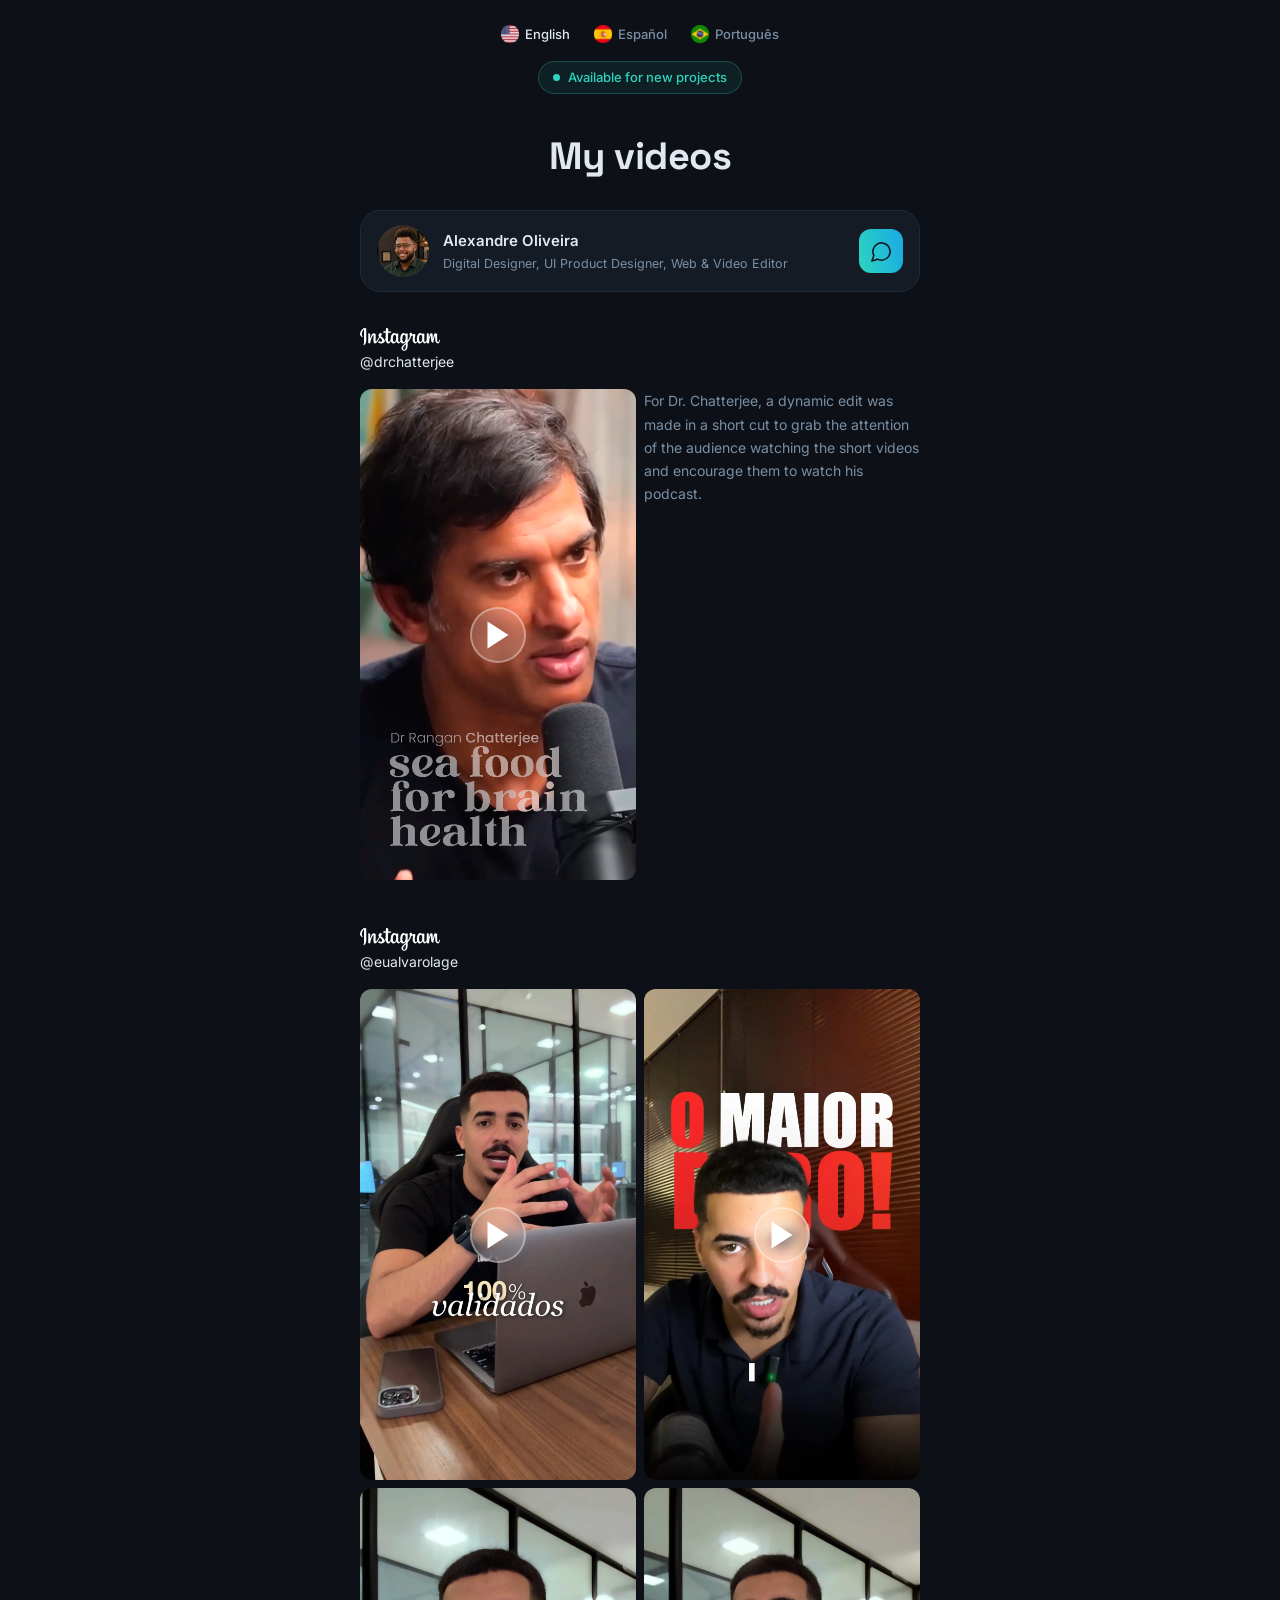
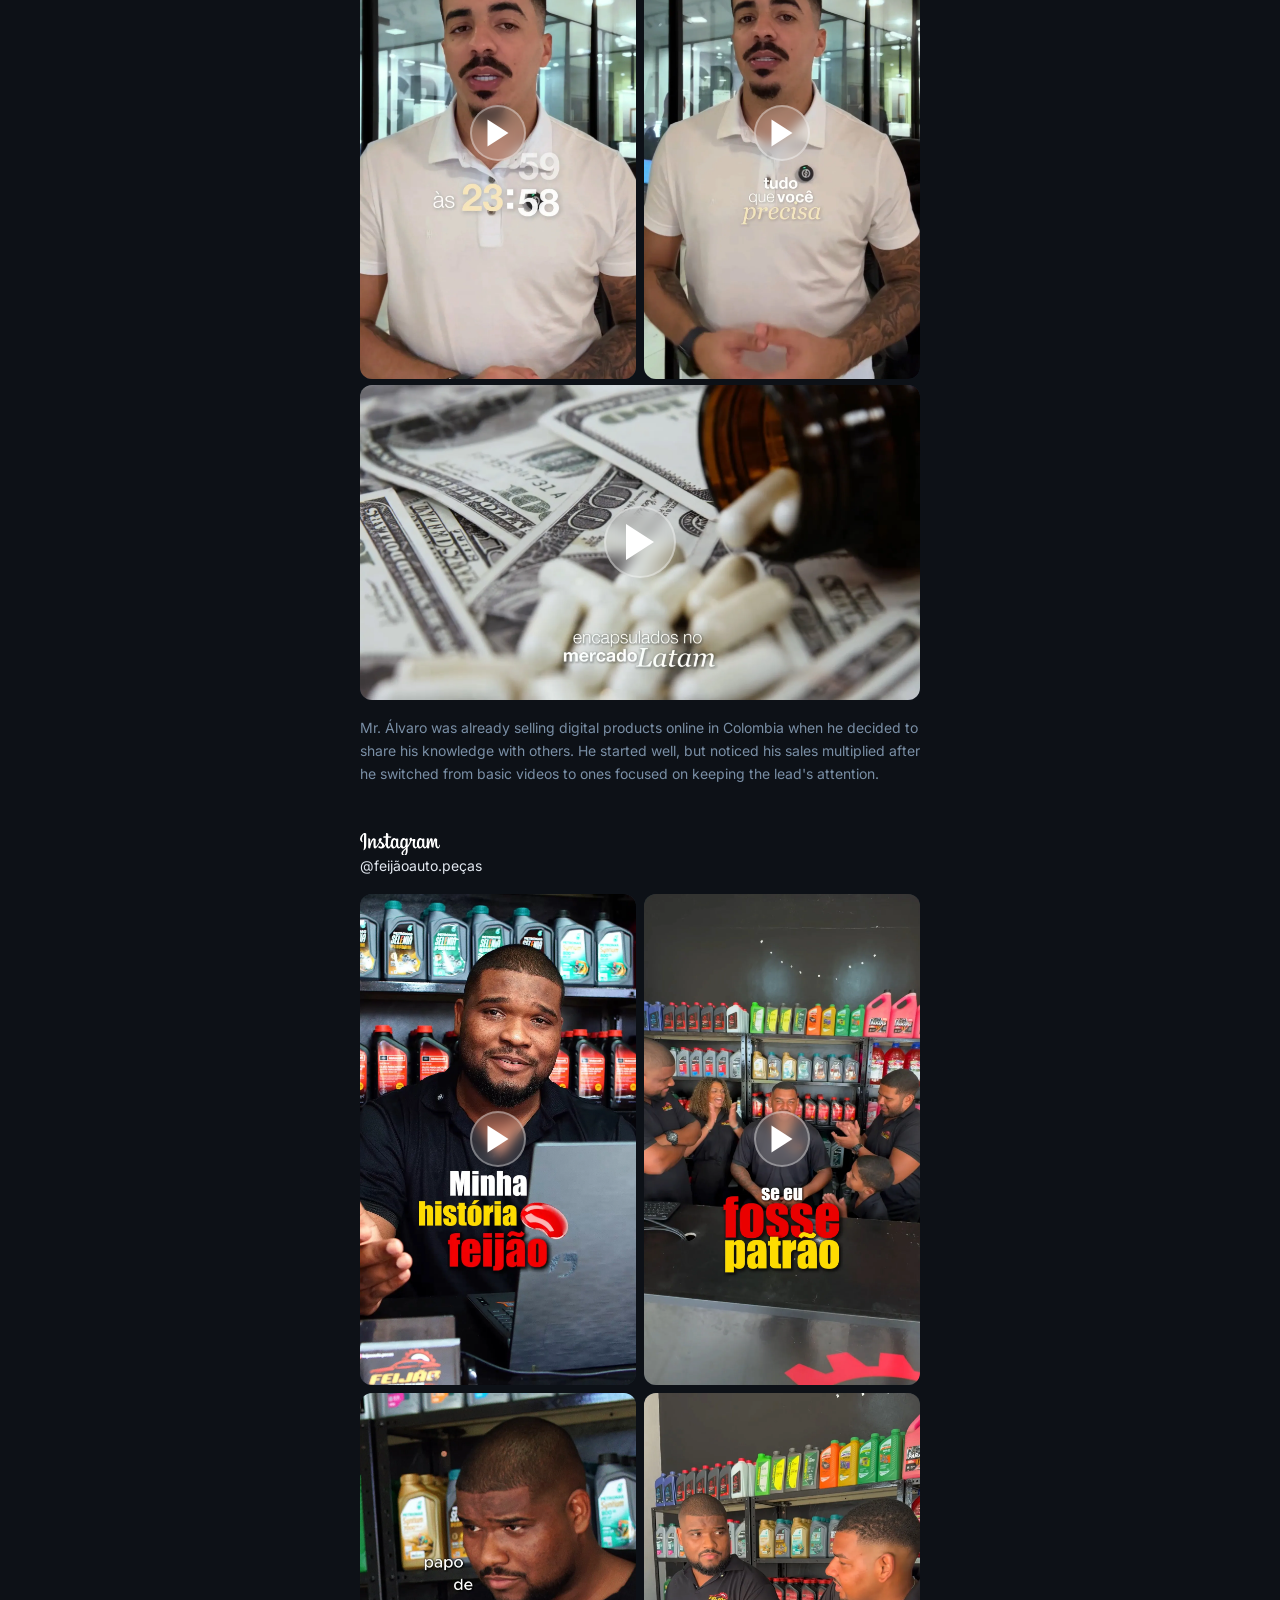
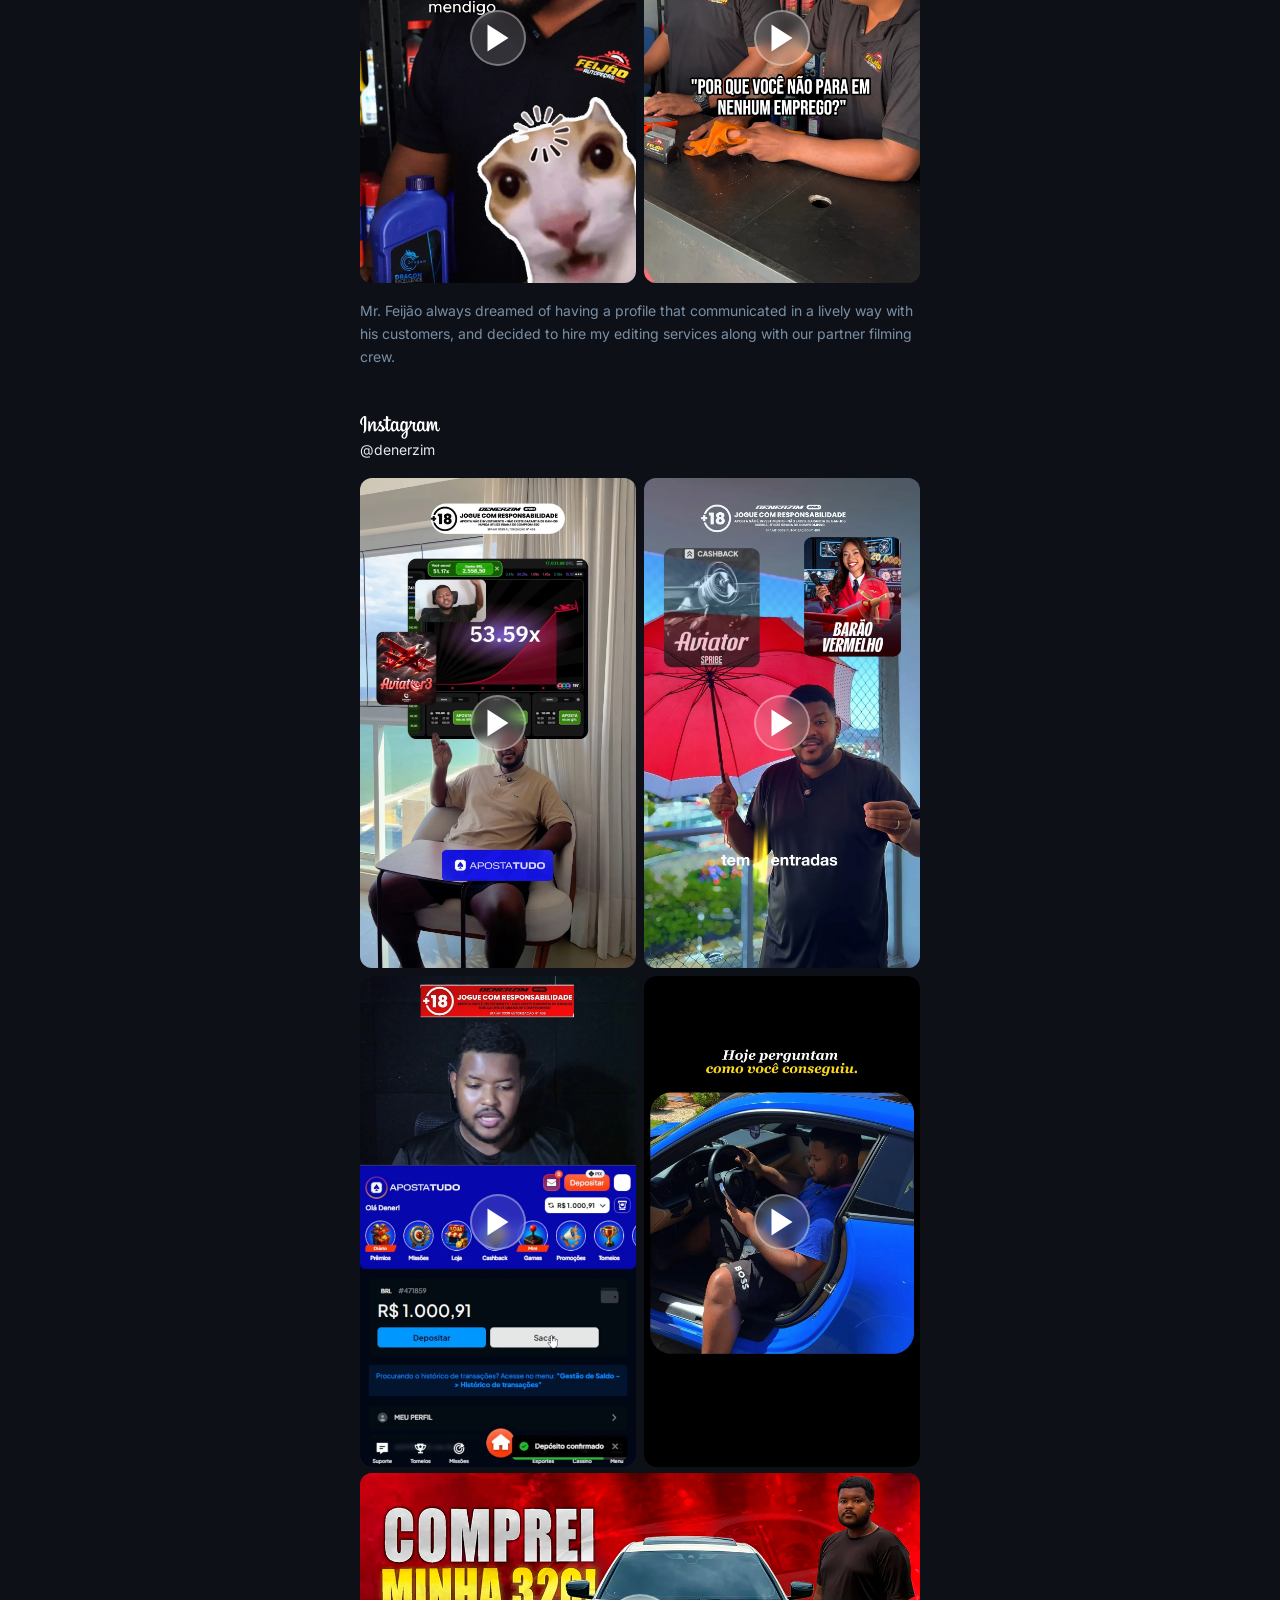
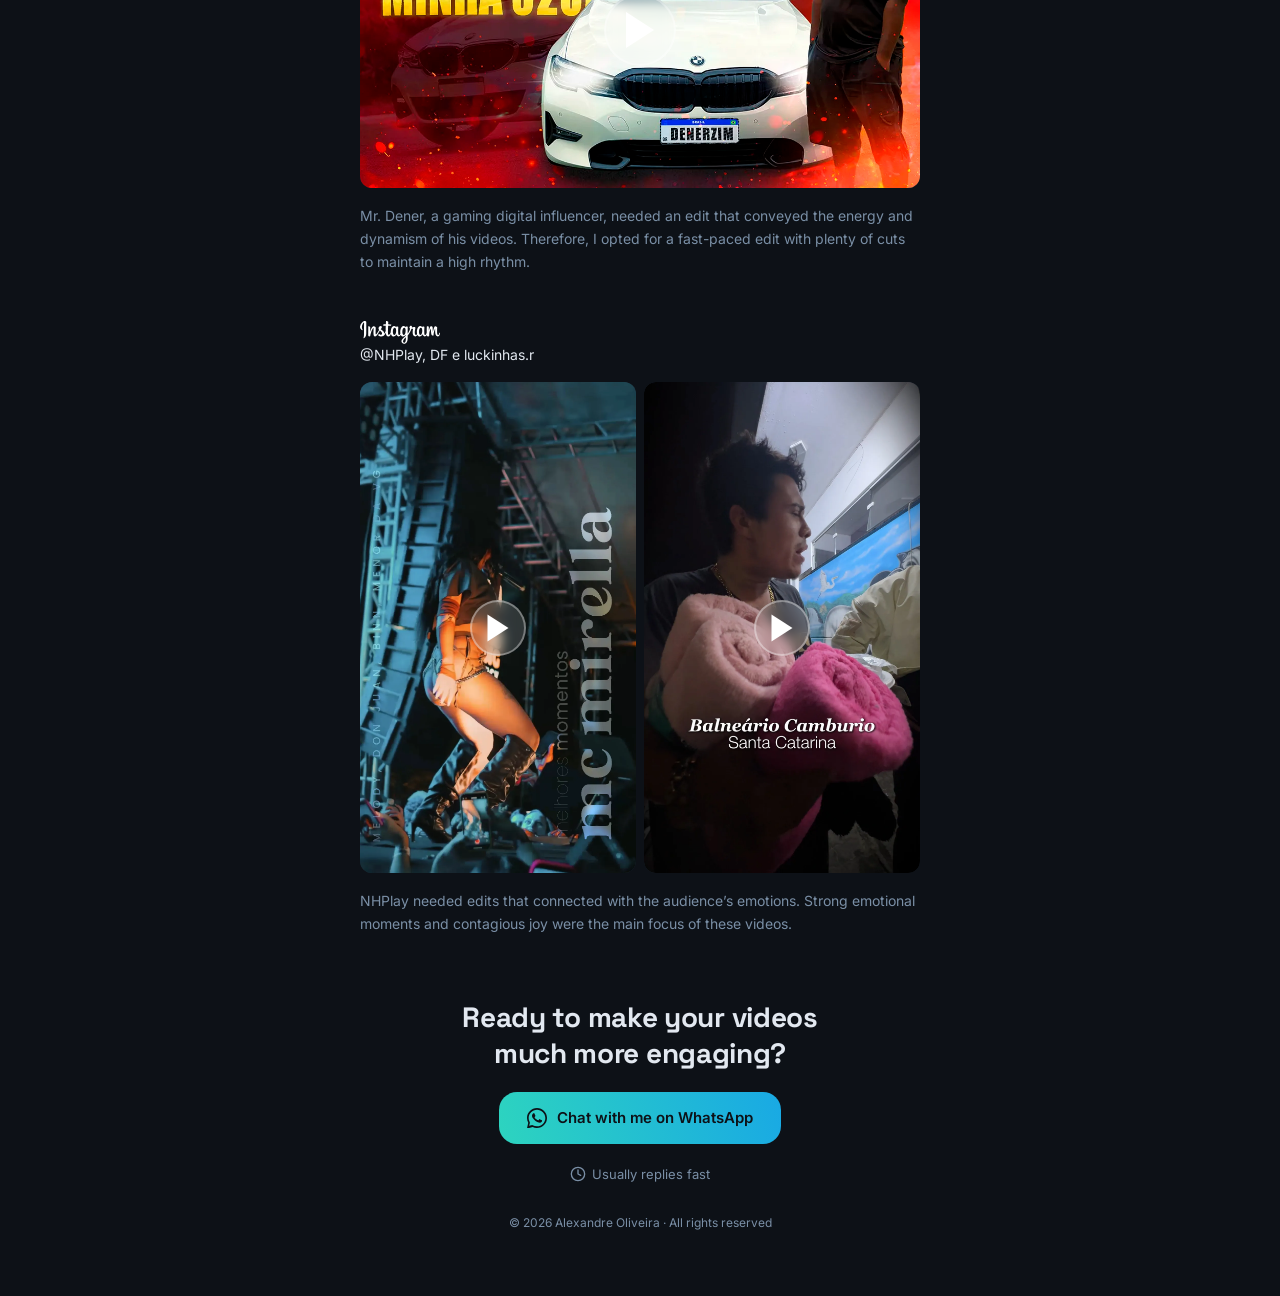
<file: video-en.html>
<!DOCTYPE html>
<html lang="en">
<head>
  <meta charset="UTF-8" />
  <meta name="viewport" content="width=device-width, initial-scale=1.0" />
  <title>Alexandre Oliveira · My Videos</title>

  <!-- ============================================================
       GOOGLE FONTS
       Inter = body text
       Space Grotesk = headings and highlights
  ============================================================ -->
  <link rel="preconnect" href="https://fonts.googleapis.com" />
  <link rel="preconnect" href="https://fonts.gstatic.com" crossorigin />
  <link
    href="https://fonts.googleapis.com/css2?family=Inter:wght@400;500;600&family=Space+Grotesk:wght@600;700&display=swap"
    rel="stylesheet"
  />

    <!-- Preconnect para os servidores do YouTube -->
   <link rel="preconnect" href="https://www.youtube.com">
  <link rel="preconnect" href="https://i.ytimg.com">

    <!-- Preconnect para os servidores do Vimeo -->
   <link rel="preconnect" href="https://player.vimeo.com">
  <link rel="preconnect" href="https://i.vimeocdn.com">
  <link rel="preconnect" href="https://f.vimeocdn.com">

  <!-- Main stylesheet (shared with all language versions) -->
  <link rel="stylesheet" href="css/style.css" />
</head>

<body>

  <!-- ============================================================
       LANGUAGE BAR
       To change a link: replace the href value with the desired URL
       To add flag images: place .png files in images/flags/
       and update the src attributes below
  ============================================================ -->
  <nav class="lang-bar" aria-label="Language selection">
    <a href="video-en.html" class="lang-btn lang-active" lang="en">
      <!-- Replace src with the English flag image -->
      <img src="images/flags/en.webp" alt="English" class="flag" />
      English
    </a>
    <a href="video-es.html" class="lang-btn" lang="es">
      <!-- Replace src with the Spanish flag image -->
      <img src="images/flags/es.webp" alt="Español" class="flag" />
      Español
    </a>
    <a href="video-pt.html" class="lang-btn" lang="pt">
      <!-- Replace src with the Brazilian flag image -->
      <img src="images/flags/pt.webp" alt="Português" class="flag" />
      Português
    </a>
  </nav>

  <!-- ============================================================
       "AVAILABLE FOR NEW PROJECTS" BADGE
  ============================================================ -->
  <div class="availability-badge">
    <span class="availability-dot" aria-hidden="true"></span>
    Available for new projects
  </div>

  <!-- ============================================================
       MAIN HEADER
  ============================================================ -->
  <header class="page-header">
    <h1 class="page-title">My videos</h1>

    <!-- Profile card -->
    <div class="profile-card">
      <a href="/index.html" class="profile-link">
        <img
          src="images/profile.png"
          alt="Foto de Alexandre Oliveira"
          class="profile-photo"
          width="52"
          height="52"
        loading="lazy"
      /></a>
      <div class="profile-info">
        <strong class="profile-name">Alexandre Oliveira</strong>
        <span class="profile-bio">
          Digital Designer, UI Product Designer, Web &amp; Video Editor
        </span>
      </div>

      <!-- Contact / message button in the header
           Replace href with the desired link (e.g. WhatsApp, email)
           Replace the inner content with your own SVG icon -->
      <a href="http://wa.me/5522998368544/" class="icon-btn" aria-label="Send message">
        <!-- Paste your message icon SVG here -->
        <svg width="23" height="23" viewBox="0 0 23 23" fill="none" xmlns="http://www.w3.org/2000/svg">
        <path d="M7.57079 19.1667C9.39985 20.1049 11.5039 20.3591 13.5037 19.8833C15.5036 19.4075 17.2677 18.2331 18.4783 16.5717C19.6889 14.9102 20.2662 12.8711 20.1064 10.8216C19.9465 8.77221 19.0599 6.84726 17.6063 5.39368C16.1527 3.9401 14.2277 3.05349 12.1783 2.8936C10.1289 2.73372 8.0897 3.31108 6.42829 4.52165C4.76687 5.73221 3.59246 7.49637 3.11667 9.49623C2.64089 11.4961 2.89503 13.6001 3.83329 15.4292L1.91663 21.0833L7.57079 19.1667Z" stroke="#0B101D" stroke-width="1.5" stroke-linecap="round" stroke-linejoin="round"/>
        </svg>
      </a>
    </div>
  </header>

  <!-- ============================================================
       MAIN VIDEO CONTENT
  ============================================================ -->
  <main class="main-content">

    <!-- ----------------------------------------------------------
         PROJECT 0 — INSTAGRAM @drchatterjee
    ---------------------------------------------------------- -->
    <section class="project-section" aria-labelledby="project0-title">

      <!-- Project header: platform logo + @handle -->
      <div class="project-header">
        <!-- Paste the Instagram (or other platform) SVG logo here -->
        <svg width="80" id="Camada_1" xmlns="http://www.w3.org/2000/svg" version="1.1" viewBox="0 0 800 226.9">
        <!-- Generator: Adobe Illustrator 30.0.0, SVG Export Plug-In . SVG Version: 2.1.1 Build 123)  -->
        <defs>
        <style>
        .st0 {
        fill: #ffffff;
        }
        </style>
        </defs>
        <path class="st0" d="M41.2.7C24.8,7.6,6.8,26.9,1.1,51.3c-7.2,30.8,22.8,43.8,25.2,39.6,2.9-5-5.4-6.7-7.1-22.7-2.2-20.6,7.4-43.7,19.5-53.8,2.2-1.9,2.1.7,2.1,5.6,0,8.7-.5,86.3-.5,102.6s-.9,28.9-2.5,35.7c-1.6,6.9-4.3,11.6-2.3,13.4,2.2,2,11.8-2.8,17.4-10.5,6.7-9.3,9-20.4,9.4-32.5.5-14.6.5-37.8.5-51,0-12.1.2-47.6-.2-68.9-.1-5.2-14.6-10.7-21.5-7.9ZM796.4,116c-2.4,0-3.5,2.4-4.4,6.6-3.1,14.3-6.4,17.6-10.6,17.6s-8.9-7.1-10-21.3c-.9-11.2-.7-31.7.4-52.2.2-4.2-.9-8.4-12.2-12.5-4.9-1.8-11.9-4.4-15.4,4.1-9.9,23.9-13.8,42.9-14.7,50.7,0,.4-.5.5-.6-.5-.6-6.2-1.9-17.4-2-41,0-4.6-1-8.5-6.1-11.7-3.3-2.1-13.3-5.8-16.9-1.4-3.1,3.6-6.7,13.2-10.5,24.7-3.1,9.3-5.2,15.6-5.2,15.6,0,0,0-25.1,0-34.6,0-3.6-2.4-4.8-3.2-5-3.3-1-9.9-2.6-12.7-2.6s-4.3,1.9-4.3,4.7-.5,33-.5,55.8,0,2.1,0,3.2c-1.9,10.5-8.1,24.7-14.8,24.7s-9.9-6-9.9-33.2.5-22.8.7-34.3c.1-6.6.4-11.7.4-12.8,0-3.5-6.2-5.3-9-6-2.9-.7-5.3-.9-7.3-.8-2.7.2-4.7,2-4.7,4.4s0,3.9,0,3.9c-3.5-5.6-9.2-9.4-13-10.5-10.2-3-20.8-.3-28.8,10.9-6.4,8.9-10.2,19-11.7,33.5-1.1,10.6-.7,21.4,1.2,30.5-2.4,10.3-6.8,14.5-11.6,14.5-7,0-12.1-11.4-11.5-31.2.4-13,3-22.1,5.8-35.3,1.2-5.6.2-8.6-2.2-11.4-2.3-2.6-7.1-3.9-14-2.3-4.9,1.2-12,2.4-18.5,3.4,0,0,.4-1.6.7-4.3,1.7-14.4-14-13.2-19-8.6-3,2.7-5,6-5.8,11.8-1.2,9.2,6.3,13.6,6.3,13.6-2.5,11.3-8.5,26.1-14.8,36.8-3.4,5.7-5.9,10-9.2,14.5,0-1.7,0-3.4,0-5,0-23.8.2-42.5.4-49.3.1-6.6.4-11.6.4-12.7,0-2.6-1.5-3.6-4.7-4.8-2.8-1.1-6.1-1.9-9.5-2.1-4.3-.3-6.9,1.9-6.8,4.6,0,.5,0,3.6,0,3.6-3.5-5.6-9.2-9.4-13-10.5-10.2-3-20.8-.3-28.8,10.9-6.4,8.9-10.5,21.4-11.7,33.4-1.1,11.2-.9,20.7.6,28.7-1.6,8-6.3,16.4-11.5,16.4s-10.6-6-10.6-33.2.5-22.8.7-34.3c.1-6.6.4-11.7.4-12.8,0-3.5-6.2-5.3-9-6-3-.7-5.5-.9-7.5-.8-2.6.2-4.4,2.5-4.4,4.3v4c-3.5-5.6-9.2-9.4-13-10.5-10.2-3-20.8-.3-28.8,10.9-5.3,7.3-9.5,15.4-11.7,33.3-.6,5.2-.9,10-.9,14.5-2.1,12.8-11.4,27.7-19,27.7s-8.7-8.6-8.7-27,1.5-59.3,1.8-62.6c0,0,9.6-.2,11.4-.2,4.8,0,9.1,0,15.5-.3,3.2-.2,6.3-11.6,3-13-1.5-.6-12.1-1.2-16.2-1.3-3.5,0-13.3-.8-13.3-.8,0,0,.9-23.1,1.1-25.6.2-2-2.5-3.1-4-3.7-3.7-1.6-7-2.3-10.8-3.1-5.4-1.1-7.8,0-8.3,4.5-.7,6.9-1.1,27.1-1.1,27.1-3.9,0-17.4-.8-21.4-.8s-7.6,15.8-2.6,16c5.8.2,16,.4,22.7.6,0,0-.3,35.4-.3,46.3s0,2.3,0,3.4c-3.7,19.3-16.8,29.8-16.8,29.8,2.8-12.8-2.9-22.4-13.3-30.5-3.8-3-11.3-8.7-19.7-14.9,0,0,4.9-4.8,9.2-14.4,3.1-6.8,3.2-14.7-4.3-16.4-12.4-2.9-22.6,6.3-25.7,16-2.4,7.5-1.1,13.1,3.5,18.9.3.4.7.9,1.1,1.3-2.8,5.4-6.6,12.7-9.9,18.3-9,15.6-15.9,28-21,28s-4.1-12.6-4.1-24.3.7-25.4,1.3-41.2c.2-5.2-2.4-8.2-6.8-10.9-2.7-1.6-8.3-4.9-11.6-4.9-4.9,0-19.1.7-32.5,39.4-1.7,4.9-5,13.8-5,13.8l.3-46.6c0-1.1-.6-2.2-1.9-2.9-2.3-1.2-8.3-3.7-13.7-3.7s-3.8,1.2-3.8,3.6l-.5,73c0,5.5.1,12,.7,14.8.5,2.8,1.4,5.1,2.5,6.5,1.1,1.4,2.4,2.4,4.4,2.8,1.9.4,12.6,1.8,13.1-2.3.7-4.9.7-10.1,6.3-29.8,8.7-30.6,20-45.5,25.4-50.8.9-.9,2-1,1.9.5-.2,6.7-1,23.5-1.6,37.7-1.4,38.1,5.5,45.2,15.4,45.2s18.3-7.5,29.7-26.6c7.1-11.9,14.1-23.5,19-31.9,3.5,3.2,7.4,6.7,11.3,10.4,9,8.6,12,16.7,10,24.5-1.5,5.9-7.2,12-17.3,6.1-2.9-1.7-4.2-3.1-7.2-5-1.6-1-4-1.4-5.5-.3-3.8,2.9-5.9,6.5-7.2,11-1.2,4.4,3.2,6.7,7.7,8.7,3.9,1.7,12.3,3.3,17.7,3.5,20.9.7,37.6-10.1,49.2-37.8,2.1,24,10.9,37.6,26.3,37.6s20.6-13.3,25.1-26.4c1.3,5.3,3.2,10,5.7,13.9,11.9,18.8,34.9,14.7,46.4-1.2,3.6-4.9,4.1-6.7,4.1-6.7,1.7,15.1,13.8,20.3,20.8,20.3s15.8-3.7,21.4-16.4c.6,1.4,1.4,2.7,2.2,3.9,11.9,18.8,34.9,14.7,46.4-1.2.5-.8,1-1.4,1.4-2l.3,9.9-10.6,9.8c-17.8,16.3-31.4,28.7-32.4,43.2-1.3,18.4,13.7,25.3,25,26.2,12,1,22.3-5.7,28.6-15,5.6-8.2,9.2-25.7,8.9-43.1-.1-6.9-.3-15.8-.4-25.3,6.3-7.3,13.3-16.5,19.8-27.2,7.1-11.7,14.7-27.5,18.6-39.7,0,0,6.6,0,13.6-.4,2.3-.1,2.9.3,2.5,2-.5,2-8.9,34.3-1.2,55.9,5.2,14.7,17,19.5,24,19.5s16-6.2,20.2-15.4c.5,1,1,2,1.6,2.9,11.9,18.8,34.8,14.7,46.4-1.2,2.6-3.6,4.1-6.7,4.1-6.7,2.5,15.6,14.6,20.4,21.6,20.4s14.1-3,19.7-16.2c.2,5.8.6,10.6,1.2,12,.4.9,2.4,2.1,3.9,2.6,6.6,2.5,13.4,1.3,15.9.8,1.7-.4,3.1-1.7,3.3-5.3.5-9.4.2-25.2,3-37,4.8-19.7,9.3-27.4,11.4-31.2,1.2-2.1,2.5-2.5,2.6-.2,0,4.5.3,17.9,2.2,35.8,1.4,13.2,3.2,21,4.6,23.4,4,7.1,8.9,7.4,12.9,7.4s7.9-.7,7.4-5.2c-.2-2.2.2-15.7,4.9-35.1,3.1-12.7,8.2-24.2,10.1-28.3.7-1.5,1-.3,1,0-.4,8.7-1.3,37.3,2.3,53,4.8,21.2,18.8,23.5,23.7,23.5,10.4,0,18.9-7.9,21.7-28.7.7-5-.3-8.9-3.4-8.9h0ZM361.3,103.1c-.6,11-2.7,20.2-6.2,26.9-6.2,12.1-18.6,15.9-24-1.5-3.9-12.6-2.6-29.8-1-39.1,2.4-13.8,8.5-23.5,17.9-22.6,9.7,1,14.4,13.4,13.2,36.3ZM456.3,103.3c-.6,10.4-3.2,20.8-6.2,26.7-6.1,12.2-18.7,16-24-1.5-3.6-12-2.7-27.5-1-37.2,2.3-12.7,7.9-24.4,17.9-24.4,9.8,0,14.6,10.7,13.2,36.5ZM458.8,174.2c-.1,19-3.1,35.6-9.5,40.4-9.1,6.8-21.3,1.7-18.7-12.1,2.2-12.2,12.8-24.7,28.3-40,0,0,0,3.5,0,11.7ZM622.6,103.4c-.5,11.4-3.1,20.3-6.2,26.6-6.1,12.2-18.7,16-24-1.5-2.9-9.5-3-25.5-1-38.8,2.1-13.6,8.1-23.8,17.9-22.9,9.7.9,14.3,13.4,13.2,36.6Z"/>
        </svg>

        <!-- Replace href with the Instagram profile link -->
        <a href="#" class="platform-handle" id="project0-title" target="_blank" rel="noopener noreferrer">
          @drchatterjee
        </a>
      </div>

      <!-- Grade / carrossel de vídeos 9:16 -->
      <!-- No mobile: vira carrossel horizontal (scroll)
           No PC: exibe todos em grade 2×2 -->
      <div class="video-grid carousel" role="list">

        <!-- ---- VÍDEO 1 ----
             thumb-src   = caminho ou URL da miniatura (thumbnail)
             data-vimeo  = ID do vídeo no Vimeo (ex: 123456789) -->
        <div class="video-item ratio-9-16" role="listitem">
          <div
            class="video-thumb"
            data-vimeo="1189025937"
            style="background-image: url('images/thumbnails/proj0-vid1.webp')"
            aria-label="Assistir vídeo 1"
            tabindex="0"
            role="button"
          >
            <button class="play-btn" aria-label="Play">
              <!-- Ícone de play — você pode substituir pelo seu SVG -->
              <svg xmlns="http://www.w3.org/2000/svg" width="36" height="36" viewBox="0 0 24 24" fill="currentColor" aria-hidden="true">
                <polygon points="5,3 19,12 5,21"/>
              </svg>
            </button>
          </div>
          <!-- O iframe do Vimeo é inserido aqui via JS ao clicar em play -->
        </div>

        <!-- Descrição do projeto-->
      <p class="project-desc">
        For Dr. Chatterjee, a dynamic edit was made in a short
         cut to grab the attention of the audience watching the
          short videos and encourage them to watch his podcast.
      </p>

    </section><!-- /projeto 1 -->


    <!-- ----------------------------------------------------------
         PROJECT 1 — INSTAGRAM @eualvarolage
    ---------------------------------------------------------- -->
    <section class="project-section" aria-labelledby="project1-title">

      <!-- Project header: platform logo + @handle -->
      <div class="project-header">
        <!-- Paste the Instagram (or other platform) SVG logo here -->
        <svg width="80" id="Camada_1" xmlns="http://www.w3.org/2000/svg" version="1.1" viewBox="0 0 800 226.9">
        <!-- Generator: Adobe Illustrator 30.0.0, SVG Export Plug-In . SVG Version: 2.1.1 Build 123)  -->
        <defs>
        <style>
        .st0 {
        fill: #ffffff;
        }
        </style>
        </defs>
        <path class="st0" d="M41.2.7C24.8,7.6,6.8,26.9,1.1,51.3c-7.2,30.8,22.8,43.8,25.2,39.6,2.9-5-5.4-6.7-7.1-22.7-2.2-20.6,7.4-43.7,19.5-53.8,2.2-1.9,2.1.7,2.1,5.6,0,8.7-.5,86.3-.5,102.6s-.9,28.9-2.5,35.7c-1.6,6.9-4.3,11.6-2.3,13.4,2.2,2,11.8-2.8,17.4-10.5,6.7-9.3,9-20.4,9.4-32.5.5-14.6.5-37.8.5-51,0-12.1.2-47.6-.2-68.9-.1-5.2-14.6-10.7-21.5-7.9ZM796.4,116c-2.4,0-3.5,2.4-4.4,6.6-3.1,14.3-6.4,17.6-10.6,17.6s-8.9-7.1-10-21.3c-.9-11.2-.7-31.7.4-52.2.2-4.2-.9-8.4-12.2-12.5-4.9-1.8-11.9-4.4-15.4,4.1-9.9,23.9-13.8,42.9-14.7,50.7,0,.4-.5.5-.6-.5-.6-6.2-1.9-17.4-2-41,0-4.6-1-8.5-6.1-11.7-3.3-2.1-13.3-5.8-16.9-1.4-3.1,3.6-6.7,13.2-10.5,24.7-3.1,9.3-5.2,15.6-5.2,15.6,0,0,0-25.1,0-34.6,0-3.6-2.4-4.8-3.2-5-3.3-1-9.9-2.6-12.7-2.6s-4.3,1.9-4.3,4.7-.5,33-.5,55.8,0,2.1,0,3.2c-1.9,10.5-8.1,24.7-14.8,24.7s-9.9-6-9.9-33.2.5-22.8.7-34.3c.1-6.6.4-11.7.4-12.8,0-3.5-6.2-5.3-9-6-2.9-.7-5.3-.9-7.3-.8-2.7.2-4.7,2-4.7,4.4s0,3.9,0,3.9c-3.5-5.6-9.2-9.4-13-10.5-10.2-3-20.8-.3-28.8,10.9-6.4,8.9-10.2,19-11.7,33.5-1.1,10.6-.7,21.4,1.2,30.5-2.4,10.3-6.8,14.5-11.6,14.5-7,0-12.1-11.4-11.5-31.2.4-13,3-22.1,5.8-35.3,1.2-5.6.2-8.6-2.2-11.4-2.3-2.6-7.1-3.9-14-2.3-4.9,1.2-12,2.4-18.5,3.4,0,0,.4-1.6.7-4.3,1.7-14.4-14-13.2-19-8.6-3,2.7-5,6-5.8,11.8-1.2,9.2,6.3,13.6,6.3,13.6-2.5,11.3-8.5,26.1-14.8,36.8-3.4,5.7-5.9,10-9.2,14.5,0-1.7,0-3.4,0-5,0-23.8.2-42.5.4-49.3.1-6.6.4-11.6.4-12.7,0-2.6-1.5-3.6-4.7-4.8-2.8-1.1-6.1-1.9-9.5-2.1-4.3-.3-6.9,1.9-6.8,4.6,0,.5,0,3.6,0,3.6-3.5-5.6-9.2-9.4-13-10.5-10.2-3-20.8-.3-28.8,10.9-6.4,8.9-10.5,21.4-11.7,33.4-1.1,11.2-.9,20.7.6,28.7-1.6,8-6.3,16.4-11.5,16.4s-10.6-6-10.6-33.2.5-22.8.7-34.3c.1-6.6.4-11.7.4-12.8,0-3.5-6.2-5.3-9-6-3-.7-5.5-.9-7.5-.8-2.6.2-4.4,2.5-4.4,4.3v4c-3.5-5.6-9.2-9.4-13-10.5-10.2-3-20.8-.3-28.8,10.9-5.3,7.3-9.5,15.4-11.7,33.3-.6,5.2-.9,10-.9,14.5-2.1,12.8-11.4,27.7-19,27.7s-8.7-8.6-8.7-27,1.5-59.3,1.8-62.6c0,0,9.6-.2,11.4-.2,4.8,0,9.1,0,15.5-.3,3.2-.2,6.3-11.6,3-13-1.5-.6-12.1-1.2-16.2-1.3-3.5,0-13.3-.8-13.3-.8,0,0,.9-23.1,1.1-25.6.2-2-2.5-3.1-4-3.7-3.7-1.6-7-2.3-10.8-3.1-5.4-1.1-7.8,0-8.3,4.5-.7,6.9-1.1,27.1-1.1,27.1-3.9,0-17.4-.8-21.4-.8s-7.6,15.8-2.6,16c5.8.2,16,.4,22.7.6,0,0-.3,35.4-.3,46.3s0,2.3,0,3.4c-3.7,19.3-16.8,29.8-16.8,29.8,2.8-12.8-2.9-22.4-13.3-30.5-3.8-3-11.3-8.7-19.7-14.9,0,0,4.9-4.8,9.2-14.4,3.1-6.8,3.2-14.7-4.3-16.4-12.4-2.9-22.6,6.3-25.7,16-2.4,7.5-1.1,13.1,3.5,18.9.3.4.7.9,1.1,1.3-2.8,5.4-6.6,12.7-9.9,18.3-9,15.6-15.9,28-21,28s-4.1-12.6-4.1-24.3.7-25.4,1.3-41.2c.2-5.2-2.4-8.2-6.8-10.9-2.7-1.6-8.3-4.9-11.6-4.9-4.9,0-19.1.7-32.5,39.4-1.7,4.9-5,13.8-5,13.8l.3-46.6c0-1.1-.6-2.2-1.9-2.9-2.3-1.2-8.3-3.7-13.7-3.7s-3.8,1.2-3.8,3.6l-.5,73c0,5.5.1,12,.7,14.8.5,2.8,1.4,5.1,2.5,6.5,1.1,1.4,2.4,2.4,4.4,2.8,1.9.4,12.6,1.8,13.1-2.3.7-4.9.7-10.1,6.3-29.8,8.7-30.6,20-45.5,25.4-50.8.9-.9,2-1,1.9.5-.2,6.7-1,23.5-1.6,37.7-1.4,38.1,5.5,45.2,15.4,45.2s18.3-7.5,29.7-26.6c7.1-11.9,14.1-23.5,19-31.9,3.5,3.2,7.4,6.7,11.3,10.4,9,8.6,12,16.7,10,24.5-1.5,5.9-7.2,12-17.3,6.1-2.9-1.7-4.2-3.1-7.2-5-1.6-1-4-1.4-5.5-.3-3.8,2.9-5.9,6.5-7.2,11-1.2,4.4,3.2,6.7,7.7,8.7,3.9,1.7,12.3,3.3,17.7,3.5,20.9.7,37.6-10.1,49.2-37.8,2.1,24,10.9,37.6,26.3,37.6s20.6-13.3,25.1-26.4c1.3,5.3,3.2,10,5.7,13.9,11.9,18.8,34.9,14.7,46.4-1.2,3.6-4.9,4.1-6.7,4.1-6.7,1.7,15.1,13.8,20.3,20.8,20.3s15.8-3.7,21.4-16.4c.6,1.4,1.4,2.7,2.2,3.9,11.9,18.8,34.9,14.7,46.4-1.2.5-.8,1-1.4,1.4-2l.3,9.9-10.6,9.8c-17.8,16.3-31.4,28.7-32.4,43.2-1.3,18.4,13.7,25.3,25,26.2,12,1,22.3-5.7,28.6-15,5.6-8.2,9.2-25.7,8.9-43.1-.1-6.9-.3-15.8-.4-25.3,6.3-7.3,13.3-16.5,19.8-27.2,7.1-11.7,14.7-27.5,18.6-39.7,0,0,6.6,0,13.6-.4,2.3-.1,2.9.3,2.5,2-.5,2-8.9,34.3-1.2,55.9,5.2,14.7,17,19.5,24,19.5s16-6.2,20.2-15.4c.5,1,1,2,1.6,2.9,11.9,18.8,34.8,14.7,46.4-1.2,2.6-3.6,4.1-6.7,4.1-6.7,2.5,15.6,14.6,20.4,21.6,20.4s14.1-3,19.7-16.2c.2,5.8.6,10.6,1.2,12,.4.9,2.4,2.1,3.9,2.6,6.6,2.5,13.4,1.3,15.9.8,1.7-.4,3.1-1.7,3.3-5.3.5-9.4.2-25.2,3-37,4.8-19.7,9.3-27.4,11.4-31.2,1.2-2.1,2.5-2.5,2.6-.2,0,4.5.3,17.9,2.2,35.8,1.4,13.2,3.2,21,4.6,23.4,4,7.1,8.9,7.4,12.9,7.4s7.9-.7,7.4-5.2c-.2-2.2.2-15.7,4.9-35.1,3.1-12.7,8.2-24.2,10.1-28.3.7-1.5,1-.3,1,0-.4,8.7-1.3,37.3,2.3,53,4.8,21.2,18.8,23.5,23.7,23.5,10.4,0,18.9-7.9,21.7-28.7.7-5-.3-8.9-3.4-8.9h0ZM361.3,103.1c-.6,11-2.7,20.2-6.2,26.9-6.2,12.1-18.6,15.9-24-1.5-3.9-12.6-2.6-29.8-1-39.1,2.4-13.8,8.5-23.5,17.9-22.6,9.7,1,14.4,13.4,13.2,36.3ZM456.3,103.3c-.6,10.4-3.2,20.8-6.2,26.7-6.1,12.2-18.7,16-24-1.5-3.6-12-2.7-27.5-1-37.2,2.3-12.7,7.9-24.4,17.9-24.4,9.8,0,14.6,10.7,13.2,36.5ZM458.8,174.2c-.1,19-3.1,35.6-9.5,40.4-9.1,6.8-21.3,1.7-18.7-12.1,2.2-12.2,12.8-24.7,28.3-40,0,0,0,3.5,0,11.7ZM622.6,103.4c-.5,11.4-3.1,20.3-6.2,26.6-6.1,12.2-18.7,16-24-1.5-2.9-9.5-3-25.5-1-38.8,2.1-13.6,8.1-23.8,17.9-22.9,9.7.9,14.3,13.4,13.2,36.6Z"/>
        </svg>

        <!-- Replace href with the Instagram profile link -->
        <a href="#" class="platform-handle" id="project1-title" target="_blank" rel="noopener noreferrer">
          @eualvarolage
        </a>
      </div>

      <!-- Grade / carrossel de vídeos 9:16 -->
      <!-- No mobile: vira carrossel horizontal (scroll)
           No PC: exibe todos em grade 2×2 -->
      <div class="video-grid carousel" role="list">

        <!-- ---- VÍDEO 1 ----
             thumb-src   = caminho ou URL da miniatura (thumbnail)
             data-vimeo  = ID do vídeo no Vimeo (ex: 123456789) -->
        <div class="video-item ratio-9-16" role="listitem">
          <div
            class="video-thumb"
            data-vimeo="1188566480"
            style="background-image: url('images/thumbnails/proj1-vid1.webp')"
            aria-label="Assistir vídeo 1"
            tabindex="0"
            role="button"
          >
            <button class="play-btn" aria-label="Play">
              <!-- Ícone de play — você pode substituir pelo seu SVG -->
              <svg xmlns="http://www.w3.org/2000/svg" width="36" height="36" viewBox="0 0 24 24" fill="currentColor" aria-hidden="true">
                <polygon points="5,3 19,12 5,21"/>
              </svg>
            </button>
          </div>
          <!-- O iframe do Vimeo é inserido aqui via JS ao clicar em play -->
        </div>

        <!-- ---- VÍDEO 2 ---- -->
        <div class="video-item ratio-9-16" role="listitem">
          <div
            class="video-thumb"
            data-vimeo="1188611973"
            style="background-image: url('images/thumbnails/proj1-vid2.webp')"
            aria-label="Assistir vídeo 2"
            tabindex="0"
            role="button"
          >
            <button class="play-btn" aria-label="Play">
              <svg xmlns="http://www.w3.org/2000/svg" width="36" height="36" viewBox="0 0 24 24" fill="currentColor" aria-hidden="true">
                <polygon points="5,3 19,12 5,21"/>
              </svg>
            </button>
          </div>
        </div>

        <!-- ---- VÍDEO 3 ---- -->
        <div class="video-item ratio-9-16" role="listitem">
          <div
            class="video-thumb"
            data-vimeo="1188614020"
            style="background-image: url('images/thumbnails/proj1-vid3.webp')"
            aria-label="Assistir vídeo 3"
            tabindex="0"
            role="button"
          >
            <button class="play-btn" aria-label="Play">
              <svg xmlns="http://www.w3.org/2000/svg" width="36" height="36" viewBox="0 0 24 24" fill="currentColor" aria-hidden="true">
                <polygon points="5,3 19,12 5,21"/>
              </svg>
            </button>
          </div>
        </div>

        <!-- ---- VÍDEO 4 ---- -->
        <div class="video-item ratio-9-16" role="listitem">
          <div
            class="video-thumb"
            data-vimeo="1188614745"
            style="background-image: url('images/thumbnails/proj1-vid4.webp')"
            aria-label="Assistir vídeo 4"
            tabindex="0"
            role="button"
          >
            <button class="play-btn" aria-label="Play">
              <svg xmlns="http://www.w3.org/2000/svg" width="36" height="36" viewBox="0 0 24 24" fill="currentColor" aria-hidden="true">
                <polygon points="5,3 19,12 5,21"/>
              </svg>
            </button>
          </div>
        </div>

      </div><!-- /video-grid -->

      <!-- ----- Vídeo 5 ----- 16:9 -->
    
      <div class="video-item ratio-16-9">
      <div
      class="video-thumb"
      data-youtube="K-4NsRtoq54"
      style="background-image: url('images/thumbnails/proj1-vid5.webp')"
      aria-label="Assistir vídeo"
      tabindex="0"
      role="button"
  >
    <button class="play-btn play-btn--large" aria-label="Play">
      <svg xmlns="http://www.w3.org/2000/svg" width="48" height="48" viewBox="0 0 24 24" fill="currentColor">
        <polygon points="5,3 19,12 5,21"/>
      </svg>
    </button>
  </div>
</div>
      <!-- ----- /Vídeo 5 ----- 16:9 -->
        <!-- Descrição do projeto -->
      <p class="project-desc">
        Mr. Álvaro was already selling digital products online in Colombia when he
        decided to share his knowledge with others. He started well, but noticed
        his sales multiplied after he switched from basic videos to ones focused
        on keeping the lead's attention.
      </p>

    </section><!-- /projeto 1 -->
      


<!-- ----------------------------------------------------------
         PROJETO 2 — INSTAGRAM @feijãoauto.peças
    ---------------------------------------------------------- -->
    <section class="project-section" aria-labelledby="projeto2-titulo">

      <div class="project-header">
        <!-- Cole aqui o SVG do logo do Instagram -->
        <svg width="80" id="Camada_1" xmlns="http://www.w3.org/2000/svg" version="1.1" viewBox="0 0 800 226.9">
        <!-- Generator: Adobe Illustrator 30.0.0, SVG Export Plug-In . SVG Version: 2.1.1 Build 123)  -->
        <defs>
        <style>
        .st0 {
        fill: #ffffff;
        }
        </style>
        </defs>
        <path class="st0" d="M41.2.7C24.8,7.6,6.8,26.9,1.1,51.3c-7.2,30.8,22.8,43.8,25.2,39.6,2.9-5-5.4-6.7-7.1-22.7-2.2-20.6,7.4-43.7,19.5-53.8,2.2-1.9,2.1.7,2.1,5.6,0,8.7-.5,86.3-.5,102.6s-.9,28.9-2.5,35.7c-1.6,6.9-4.3,11.6-2.3,13.4,2.2,2,11.8-2.8,17.4-10.5,6.7-9.3,9-20.4,9.4-32.5.5-14.6.5-37.8.5-51,0-12.1.2-47.6-.2-68.9-.1-5.2-14.6-10.7-21.5-7.9ZM796.4,116c-2.4,0-3.5,2.4-4.4,6.6-3.1,14.3-6.4,17.6-10.6,17.6s-8.9-7.1-10-21.3c-.9-11.2-.7-31.7.4-52.2.2-4.2-.9-8.4-12.2-12.5-4.9-1.8-11.9-4.4-15.4,4.1-9.9,23.9-13.8,42.9-14.7,50.7,0,.4-.5.5-.6-.5-.6-6.2-1.9-17.4-2-41,0-4.6-1-8.5-6.1-11.7-3.3-2.1-13.3-5.8-16.9-1.4-3.1,3.6-6.7,13.2-10.5,24.7-3.1,9.3-5.2,15.6-5.2,15.6,0,0,0-25.1,0-34.6,0-3.6-2.4-4.8-3.2-5-3.3-1-9.9-2.6-12.7-2.6s-4.3,1.9-4.3,4.7-.5,33-.5,55.8,0,2.1,0,3.2c-1.9,10.5-8.1,24.7-14.8,24.7s-9.9-6-9.9-33.2.5-22.8.7-34.3c.1-6.6.4-11.7.4-12.8,0-3.5-6.2-5.3-9-6-2.9-.7-5.3-.9-7.3-.8-2.7.2-4.7,2-4.7,4.4s0,3.9,0,3.9c-3.5-5.6-9.2-9.4-13-10.5-10.2-3-20.8-.3-28.8,10.9-6.4,8.9-10.2,19-11.7,33.5-1.1,10.6-.7,21.4,1.2,30.5-2.4,10.3-6.8,14.5-11.6,14.5-7,0-12.1-11.4-11.5-31.2.4-13,3-22.1,5.8-35.3,1.2-5.6.2-8.6-2.2-11.4-2.3-2.6-7.1-3.9-14-2.3-4.9,1.2-12,2.4-18.5,3.4,0,0,.4-1.6.7-4.3,1.7-14.4-14-13.2-19-8.6-3,2.7-5,6-5.8,11.8-1.2,9.2,6.3,13.6,6.3,13.6-2.5,11.3-8.5,26.1-14.8,36.8-3.4,5.7-5.9,10-9.2,14.5,0-1.7,0-3.4,0-5,0-23.8.2-42.5.4-49.3.1-6.6.4-11.6.4-12.7,0-2.6-1.5-3.6-4.7-4.8-2.8-1.1-6.1-1.9-9.5-2.1-4.3-.3-6.9,1.9-6.8,4.6,0,.5,0,3.6,0,3.6-3.5-5.6-9.2-9.4-13-10.5-10.2-3-20.8-.3-28.8,10.9-6.4,8.9-10.5,21.4-11.7,33.4-1.1,11.2-.9,20.7.6,28.7-1.6,8-6.3,16.4-11.5,16.4s-10.6-6-10.6-33.2.5-22.8.7-34.3c.1-6.6.4-11.7.4-12.8,0-3.5-6.2-5.3-9-6-3-.7-5.5-.9-7.5-.8-2.6.2-4.4,2.5-4.4,4.3v4c-3.5-5.6-9.2-9.4-13-10.5-10.2-3-20.8-.3-28.8,10.9-5.3,7.3-9.5,15.4-11.7,33.3-.6,5.2-.9,10-.9,14.5-2.1,12.8-11.4,27.7-19,27.7s-8.7-8.6-8.7-27,1.5-59.3,1.8-62.6c0,0,9.6-.2,11.4-.2,4.8,0,9.1,0,15.5-.3,3.2-.2,6.3-11.6,3-13-1.5-.6-12.1-1.2-16.2-1.3-3.5,0-13.3-.8-13.3-.8,0,0,.9-23.1,1.1-25.6.2-2-2.5-3.1-4-3.7-3.7-1.6-7-2.3-10.8-3.1-5.4-1.1-7.8,0-8.3,4.5-.7,6.9-1.1,27.1-1.1,27.1-3.9,0-17.4-.8-21.4-.8s-7.6,15.8-2.6,16c5.8.2,16,.4,22.7.6,0,0-.3,35.4-.3,46.3s0,2.3,0,3.4c-3.7,19.3-16.8,29.8-16.8,29.8,2.8-12.8-2.9-22.4-13.3-30.5-3.8-3-11.3-8.7-19.7-14.9,0,0,4.9-4.8,9.2-14.4,3.1-6.8,3.2-14.7-4.3-16.4-12.4-2.9-22.6,6.3-25.7,16-2.4,7.5-1.1,13.1,3.5,18.9.3.4.7.9,1.1,1.3-2.8,5.4-6.6,12.7-9.9,18.3-9,15.6-15.9,28-21,28s-4.1-12.6-4.1-24.3.7-25.4,1.3-41.2c.2-5.2-2.4-8.2-6.8-10.9-2.7-1.6-8.3-4.9-11.6-4.9-4.9,0-19.1.7-32.5,39.4-1.7,4.9-5,13.8-5,13.8l.3-46.6c0-1.1-.6-2.2-1.9-2.9-2.3-1.2-8.3-3.7-13.7-3.7s-3.8,1.2-3.8,3.6l-.5,73c0,5.5.1,12,.7,14.8.5,2.8,1.4,5.1,2.5,6.5,1.1,1.4,2.4,2.4,4.4,2.8,1.9.4,12.6,1.8,13.1-2.3.7-4.9.7-10.1,6.3-29.8,8.7-30.6,20-45.5,25.4-50.8.9-.9,2-1,1.9.5-.2,6.7-1,23.5-1.6,37.7-1.4,38.1,5.5,45.2,15.4,45.2s18.3-7.5,29.7-26.6c7.1-11.9,14.1-23.5,19-31.9,3.5,3.2,7.4,6.7,11.3,10.4,9,8.6,12,16.7,10,24.5-1.5,5.9-7.2,12-17.3,6.1-2.9-1.7-4.2-3.1-7.2-5-1.6-1-4-1.4-5.5-.3-3.8,2.9-5.9,6.5-7.2,11-1.2,4.4,3.2,6.7,7.7,8.7,3.9,1.7,12.3,3.3,17.7,3.5,20.9.7,37.6-10.1,49.2-37.8,2.1,24,10.9,37.6,26.3,37.6s20.6-13.3,25.1-26.4c1.3,5.3,3.2,10,5.7,13.9,11.9,18.8,34.9,14.7,46.4-1.2,3.6-4.9,4.1-6.7,4.1-6.7,1.7,15.1,13.8,20.3,20.8,20.3s15.8-3.7,21.4-16.4c.6,1.4,1.4,2.7,2.2,3.9,11.9,18.8,34.9,14.7,46.4-1.2.5-.8,1-1.4,1.4-2l.3,9.9-10.6,9.8c-17.8,16.3-31.4,28.7-32.4,43.2-1.3,18.4,13.7,25.3,25,26.2,12,1,22.3-5.7,28.6-15,5.6-8.2,9.2-25.7,8.9-43.1-.1-6.9-.3-15.8-.4-25.3,6.3-7.3,13.3-16.5,19.8-27.2,7.1-11.7,14.7-27.5,18.6-39.7,0,0,6.6,0,13.6-.4,2.3-.1,2.9.3,2.5,2-.5,2-8.9,34.3-1.2,55.9,5.2,14.7,17,19.5,24,19.5s16-6.2,20.2-15.4c.5,1,1,2,1.6,2.9,11.9,18.8,34.8,14.7,46.4-1.2,2.6-3.6,4.1-6.7,4.1-6.7,2.5,15.6,14.6,20.4,21.6,20.4s14.1-3,19.7-16.2c.2,5.8.6,10.6,1.2,12,.4.9,2.4,2.1,3.9,2.6,6.6,2.5,13.4,1.3,15.9.8,1.7-.4,3.1-1.7,3.3-5.3.5-9.4.2-25.2,3-37,4.8-19.7,9.3-27.4,11.4-31.2,1.2-2.1,2.5-2.5,2.6-.2,0,4.5.3,17.9,2.2,35.8,1.4,13.2,3.2,21,4.6,23.4,4,7.1,8.9,7.4,12.9,7.4s7.9-.7,7.4-5.2c-.2-2.2.2-15.7,4.9-35.1,3.1-12.7,8.2-24.2,10.1-28.3.7-1.5,1-.3,1,0-.4,8.7-1.3,37.3,2.3,53,4.8,21.2,18.8,23.5,23.7,23.5,10.4,0,18.9-7.9,21.7-28.7.7-5-.3-8.9-3.4-8.9h0ZM361.3,103.1c-.6,11-2.7,20.2-6.2,26.9-6.2,12.1-18.6,15.9-24-1.5-3.9-12.6-2.6-29.8-1-39.1,2.4-13.8,8.5-23.5,17.9-22.6,9.7,1,14.4,13.4,13.2,36.3ZM456.3,103.3c-.6,10.4-3.2,20.8-6.2,26.7-6.1,12.2-18.7,16-24-1.5-3.6-12-2.7-27.5-1-37.2,2.3-12.7,7.9-24.4,17.9-24.4,9.8,0,14.6,10.7,13.2,36.5ZM458.8,174.2c-.1,19-3.1,35.6-9.5,40.4-9.1,6.8-21.3,1.7-18.7-12.1,2.2-12.2,12.8-24.7,28.3-40,0,0,0,3.5,0,11.7ZM622.6,103.4c-.5,11.4-3.1,20.3-6.2,26.6-6.1,12.2-18.7,16-24-1.5-2.9-9.5-3-25.5-1-38.8,2.1-13.6,8.1-23.8,17.9-22.9,9.7.9,14.3,13.4,13.2,36.6Z"/>
        </svg>

        <!-- Troque o href pelo link do perfil -->
        <a href="https://www.instagram.com/feijaoauto.pecas/" class="platform-handle" id="projeto2-titulo" target="_blank" rel="noopener noreferrer">
          @feijãoauto.peças
        </a>
      </div>

      <div class="video-grid carousel" role="list">

        <!-- ---- VÍDEO 1 ---- -->
        <div class="video-item ratio-9-16" role="listitem">
          <div
            class="video-thumb"
            data-vimeo="1188616640"
            style="background-image: url('images/thumbnails/proj2-vid1.webp')"
            aria-label="Assistir vídeo 1"
            tabindex="0"
            role="button"
          >
            <button class="play-btn" aria-label="Play">
              <svg xmlns="http://www.w3.org/2000/svg" width="36" height="36" viewBox="0 0 24 24" fill="currentColor" aria-hidden="true">
                <polygon points="5,3 19,12 5,21"/>
              </svg>
            </button>
          </div>
        </div>

        <!-- ---- VÍDEO 2 ---- -->
        <div class="video-item ratio-9-16" role="listitem">
          <div
            class="video-thumb"
            data-vimeo="1188616607"
            style="background-image: url('images/thumbnails/proj2-vid2.webp')"
            aria-label="Assistir vídeo 2"
            tabindex="0"
            role="button"
          >
            <button class="play-btn" aria-label="Play">
              <svg xmlns="http://www.w3.org/2000/svg" width="36" height="36" viewBox="0 0 24 24" fill="currentColor" aria-hidden="true">
                <polygon points="5,3 19,12 5,21"/>
              </svg>
            </button>
          </div>
        </div>

        <!-- ---- VÍDEO 3 ---- -->
        <div class="video-item ratio-9-16" role="listitem">
          <div
            class="video-thumb"
            data-vimeo="1188616623"
            style="background-image: url('images/thumbnails/proj2-vid3.webp')"
            aria-label="Assistir vídeo 3"
            tabindex="0"
            role="button"
          >
            <button class="play-btn" aria-label="Play">
              <svg xmlns="http://www.w3.org/2000/svg" width="36" height="36" viewBox="0 0 24 24" fill="currentColor" aria-hidden="true">
                <polygon points="5,3 19,12 5,21"/>
              </svg>
            </button>
          </div>
        </div>

        <!-- ---- VÍDEO 4 ---- -->
        <div class="video-item ratio-9-16" role="listitem">
          <div
            class="video-thumb"
            data-vimeo="1188616615"
            style="background-image: url('images/thumbnails/proj2-vid4.webp')"
            aria-label="Assistir vídeo 4"
            tabindex="0"
            role="button"
          >
            <button class="play-btn" aria-label="Play">
              <svg xmlns="http://www.w3.org/2000/svg" width="36" height="36" viewBox="0 0 24 24" fill="currentColor" aria-hidden="true">
                <polygon points="5,3 19,12 5,21"/>
              </svg>
            </button>
          </div>
        </div>

      </div><!-- /video-grid -->

      <p class="project-desc">
        Mr. Feijão always dreamed of having a profile that communicated in a lively
        way with his customers, and decided to hire my editing services along with
        our partner filming crew.
      </p>

    </section><!-- /projeto 2 -->

    <!-- ----------------------------------------------------------
         PROJETO 3 — INSTAGRAM @denerzim
    ---------------------------------------------------------- -->
    <section class="project-section" aria-labelledby="projeto3-titulo">

      <div class="project-header">
        <!-- Cole aqui o SVG do logo do Instagram -->
        <svg width="80" id="Camada_1" xmlns="http://www.w3.org/2000/svg" version="1.1" viewBox="0 0 800 226.9">
        <!-- Generator: Adobe Illustrator 30.0.0, SVG Export Plug-In . SVG Version: 2.1.1 Build 123)  -->
        <defs>
        <style>
        .st0 {
        fill: #ffffff;
        }
        </style>
        </defs>
        <path class="st0" d="M41.2.7C24.8,7.6,6.8,26.9,1.1,51.3c-7.2,30.8,22.8,43.8,25.2,39.6,2.9-5-5.4-6.7-7.1-22.7-2.2-20.6,7.4-43.7,19.5-53.8,2.2-1.9,2.1.7,2.1,5.6,0,8.7-.5,86.3-.5,102.6s-.9,28.9-2.5,35.7c-1.6,6.9-4.3,11.6-2.3,13.4,2.2,2,11.8-2.8,17.4-10.5,6.7-9.3,9-20.4,9.4-32.5.5-14.6.5-37.8.5-51,0-12.1.2-47.6-.2-68.9-.1-5.2-14.6-10.7-21.5-7.9ZM796.4,116c-2.4,0-3.5,2.4-4.4,6.6-3.1,14.3-6.4,17.6-10.6,17.6s-8.9-7.1-10-21.3c-.9-11.2-.7-31.7.4-52.2.2-4.2-.9-8.4-12.2-12.5-4.9-1.8-11.9-4.4-15.4,4.1-9.9,23.9-13.8,42.9-14.7,50.7,0,.4-.5.5-.6-.5-.6-6.2-1.9-17.4-2-41,0-4.6-1-8.5-6.1-11.7-3.3-2.1-13.3-5.8-16.9-1.4-3.1,3.6-6.7,13.2-10.5,24.7-3.1,9.3-5.2,15.6-5.2,15.6,0,0,0-25.1,0-34.6,0-3.6-2.4-4.8-3.2-5-3.3-1-9.9-2.6-12.7-2.6s-4.3,1.9-4.3,4.7-.5,33-.5,55.8,0,2.1,0,3.2c-1.9,10.5-8.1,24.7-14.8,24.7s-9.9-6-9.9-33.2.5-22.8.7-34.3c.1-6.6.4-11.7.4-12.8,0-3.5-6.2-5.3-9-6-2.9-.7-5.3-.9-7.3-.8-2.7.2-4.7,2-4.7,4.4s0,3.9,0,3.9c-3.5-5.6-9.2-9.4-13-10.5-10.2-3-20.8-.3-28.8,10.9-6.4,8.9-10.2,19-11.7,33.5-1.1,10.6-.7,21.4,1.2,30.5-2.4,10.3-6.8,14.5-11.6,14.5-7,0-12.1-11.4-11.5-31.2.4-13,3-22.1,5.8-35.3,1.2-5.6.2-8.6-2.2-11.4-2.3-2.6-7.1-3.9-14-2.3-4.9,1.2-12,2.4-18.5,3.4,0,0,.4-1.6.7-4.3,1.7-14.4-14-13.2-19-8.6-3,2.7-5,6-5.8,11.8-1.2,9.2,6.3,13.6,6.3,13.6-2.5,11.3-8.5,26.1-14.8,36.8-3.4,5.7-5.9,10-9.2,14.5,0-1.7,0-3.4,0-5,0-23.8.2-42.5.4-49.3.1-6.6.4-11.6.4-12.7,0-2.6-1.5-3.6-4.7-4.8-2.8-1.1-6.1-1.9-9.5-2.1-4.3-.3-6.9,1.9-6.8,4.6,0,.5,0,3.6,0,3.6-3.5-5.6-9.2-9.4-13-10.5-10.2-3-20.8-.3-28.8,10.9-6.4,8.9-10.5,21.4-11.7,33.4-1.1,11.2-.9,20.7.6,28.7-1.6,8-6.3,16.4-11.5,16.4s-10.6-6-10.6-33.2.5-22.8.7-34.3c.1-6.6.4-11.7.4-12.8,0-3.5-6.2-5.3-9-6-3-.7-5.5-.9-7.5-.8-2.6.2-4.4,2.5-4.4,4.3v4c-3.5-5.6-9.2-9.4-13-10.5-10.2-3-20.8-.3-28.8,10.9-5.3,7.3-9.5,15.4-11.7,33.3-.6,5.2-.9,10-.9,14.5-2.1,12.8-11.4,27.7-19,27.7s-8.7-8.6-8.7-27,1.5-59.3,1.8-62.6c0,0,9.6-.2,11.4-.2,4.8,0,9.1,0,15.5-.3,3.2-.2,6.3-11.6,3-13-1.5-.6-12.1-1.2-16.2-1.3-3.5,0-13.3-.8-13.3-.8,0,0,.9-23.1,1.1-25.6.2-2-2.5-3.1-4-3.7-3.7-1.6-7-2.3-10.8-3.1-5.4-1.1-7.8,0-8.3,4.5-.7,6.9-1.1,27.1-1.1,27.1-3.9,0-17.4-.8-21.4-.8s-7.6,15.8-2.6,16c5.8.2,16,.4,22.7.6,0,0-.3,35.4-.3,46.3s0,2.3,0,3.4c-3.7,19.3-16.8,29.8-16.8,29.8,2.8-12.8-2.9-22.4-13.3-30.5-3.8-3-11.3-8.7-19.7-14.9,0,0,4.9-4.8,9.2-14.4,3.1-6.8,3.2-14.7-4.3-16.4-12.4-2.9-22.6,6.3-25.7,16-2.4,7.5-1.1,13.1,3.5,18.9.3.4.7.9,1.1,1.3-2.8,5.4-6.6,12.7-9.9,18.3-9,15.6-15.9,28-21,28s-4.1-12.6-4.1-24.3.7-25.4,1.3-41.2c.2-5.2-2.4-8.2-6.8-10.9-2.7-1.6-8.3-4.9-11.6-4.9-4.9,0-19.1.7-32.5,39.4-1.7,4.9-5,13.8-5,13.8l.3-46.6c0-1.1-.6-2.2-1.9-2.9-2.3-1.2-8.3-3.7-13.7-3.7s-3.8,1.2-3.8,3.6l-.5,73c0,5.5.1,12,.7,14.8.5,2.8,1.4,5.1,2.5,6.5,1.1,1.4,2.4,2.4,4.4,2.8,1.9.4,12.6,1.8,13.1-2.3.7-4.9.7-10.1,6.3-29.8,8.7-30.6,20-45.5,25.4-50.8.9-.9,2-1,1.9.5-.2,6.7-1,23.5-1.6,37.7-1.4,38.1,5.5,45.2,15.4,45.2s18.3-7.5,29.7-26.6c7.1-11.9,14.1-23.5,19-31.9,3.5,3.2,7.4,6.7,11.3,10.4,9,8.6,12,16.7,10,24.5-1.5,5.9-7.2,12-17.3,6.1-2.9-1.7-4.2-3.1-7.2-5-1.6-1-4-1.4-5.5-.3-3.8,2.9-5.9,6.5-7.2,11-1.2,4.4,3.2,6.7,7.7,8.7,3.9,1.7,12.3,3.3,17.7,3.5,20.9.7,37.6-10.1,49.2-37.8,2.1,24,10.9,37.6,26.3,37.6s20.6-13.3,25.1-26.4c1.3,5.3,3.2,10,5.7,13.9,11.9,18.8,34.9,14.7,46.4-1.2,3.6-4.9,4.1-6.7,4.1-6.7,1.7,15.1,13.8,20.3,20.8,20.3s15.8-3.7,21.4-16.4c.6,1.4,1.4,2.7,2.2,3.9,11.9,18.8,34.9,14.7,46.4-1.2.5-.8,1-1.4,1.4-2l.3,9.9-10.6,9.8c-17.8,16.3-31.4,28.7-32.4,43.2-1.3,18.4,13.7,25.3,25,26.2,12,1,22.3-5.7,28.6-15,5.6-8.2,9.2-25.7,8.9-43.1-.1-6.9-.3-15.8-.4-25.3,6.3-7.3,13.3-16.5,19.8-27.2,7.1-11.7,14.7-27.5,18.6-39.7,0,0,6.6,0,13.6-.4,2.3-.1,2.9.3,2.5,2-.5,2-8.9,34.3-1.2,55.9,5.2,14.7,17,19.5,24,19.5s16-6.2,20.2-15.4c.5,1,1,2,1.6,2.9,11.9,18.8,34.8,14.7,46.4-1.2,2.6-3.6,4.1-6.7,4.1-6.7,2.5,15.6,14.6,20.4,21.6,20.4s14.1-3,19.7-16.2c.2,5.8.6,10.6,1.2,12,.4.9,2.4,2.1,3.9,2.6,6.6,2.5,13.4,1.3,15.9.8,1.7-.4,3.1-1.7,3.3-5.3.5-9.4.2-25.2,3-37,4.8-19.7,9.3-27.4,11.4-31.2,1.2-2.1,2.5-2.5,2.6-.2,0,4.5.3,17.9,2.2,35.8,1.4,13.2,3.2,21,4.6,23.4,4,7.1,8.9,7.4,12.9,7.4s7.9-.7,7.4-5.2c-.2-2.2.2-15.7,4.9-35.1,3.1-12.7,8.2-24.2,10.1-28.3.7-1.5,1-.3,1,0-.4,8.7-1.3,37.3,2.3,53,4.8,21.2,18.8,23.5,23.7,23.5,10.4,0,18.9-7.9,21.7-28.7.7-5-.3-8.9-3.4-8.9h0ZM361.3,103.1c-.6,11-2.7,20.2-6.2,26.9-6.2,12.1-18.6,15.9-24-1.5-3.9-12.6-2.6-29.8-1-39.1,2.4-13.8,8.5-23.5,17.9-22.6,9.7,1,14.4,13.4,13.2,36.3ZM456.3,103.3c-.6,10.4-3.2,20.8-6.2,26.7-6.1,12.2-18.7,16-24-1.5-3.6-12-2.7-27.5-1-37.2,2.3-12.7,7.9-24.4,17.9-24.4,9.8,0,14.6,10.7,13.2,36.5ZM458.8,174.2c-.1,19-3.1,35.6-9.5,40.4-9.1,6.8-21.3,1.7-18.7-12.1,2.2-12.2,12.8-24.7,28.3-40,0,0,0,3.5,0,11.7ZM622.6,103.4c-.5,11.4-3.1,20.3-6.2,26.6-6.1,12.2-18.7,16-24-1.5-2.9-9.5-3-25.5-1-38.8,2.1-13.6,8.1-23.8,17.9-22.9,9.7.9,14.3,13.4,13.2,36.6Z"/>
        </svg>

        <!-- Troque o href pelo link do perfil -->
        <a href="https://www.instagram.com/denerzim/" class="platform-handle" id="projeto3-titulo" target="_blank" rel="noopener noreferrer">
          @denerzim
        </a>
      </div>

      <div class="video-grid carousel" role="list">

        <!-- ---- VÍDEO 1 ---- -->
        <div class="video-item ratio-9-16" role="listitem">
          <div
            class="video-thumb"
            data-vimeo="1188668188"
            style="background-image: url('images/thumbnails/proj3-vid1.webp')"
            aria-label="Assistir vídeo 1"
            tabindex="0"
            role="button"
          >
            <button class="play-btn" aria-label="Play">
              <svg xmlns="http://www.w3.org/2000/svg" width="36" height="36" viewBox="0 0 24 24" fill="currentColor" aria-hidden="true">
                <polygon points="5,3 19,12 5,21"/>
              </svg>
            </button>
          </div>
        </div>

        <!-- ---- VÍDEO 2 ---- -->
        <div class="video-item ratio-9-16" role="listitem">
          <div
            class="video-thumb"
            data-vimeo="1188668216"
            style="background-image: url('images/thumbnails/proj3-vid2.webp')"
            aria-label="Assistir vídeo 2"
            tabindex="0"
            role="button"
          >
            <button class="play-btn" aria-label="Play">
              <svg xmlns="http://www.w3.org/2000/svg" width="36" height="36" viewBox="0 0 24 24" fill="currentColor" aria-hidden="true">
                <polygon points="5,3 19,12 5,21"/>
              </svg>
            </button>
          </div>
        </div>

        <!-- ---- VÍDEO 3 ---- -->
        <div class="video-item ratio-9-16" role="listitem">
          <div
            class="video-thumb"
            data-vimeo="1188668203"
            style="background-image: url('images/thumbnails/proj3-vid3.webp')"
            aria-label="Assistir vídeo 3"
            tabindex="0"
            role="button"
          >
            <button class="play-btn" aria-label="Play">
              <svg xmlns="http://www.w3.org/2000/svg" width="36" height="36" viewBox="0 0 24 24" fill="currentColor" aria-hidden="true">
                <polygon points="5,3 19,12 5,21"/>
              </svg>
            </button>
          </div>
        </div>

        <!-- ---- VÍDEO 4 ---- -->
        <div class="video-item ratio-9-16" role="listitem">
          <div
            class="video-thumb"
            data-vimeo="1188668234"
            style="background-image: url('images/thumbnails/proj3-vid4.webp')"
            aria-label="Assistir vídeo 4"
            tabindex="0"
            role="button"
          >
            <button class="play-btn" aria-label="Play">
              <svg xmlns="http://www.w3.org/2000/svg" width="36" height="36" viewBox="0 0 24 24" fill="currentColor" aria-hidden="true">
                <polygon points="5,3 19,12 5,21"/>
              </svg>
            </button>
          </div>
        </div>
        </div> <!-- /video-grid -->

      <!-- ----- Vídeo 5 ----- 16:9 -->
    
      <div class="video-item ratio-16-9">
      <div
      class="video-thumb"
      data-youtube="vr3muVJzjvU"
      style="background-image: url('images/thumbnails/proj3-vid5.webp')"
      aria-label="Assistir vídeo"
      tabindex="0"
      role="button"
  >
    <button class="play-btn play-btn--large" aria-label="Play">
      <svg xmlns="http://www.w3.org/2000/svg" width="48" height="48" viewBox="0 0 24 24" fill="currentColor">
        <polygon points="5,3 19,12 5,21"/>
      </svg>
    </button>
  </div>
</div>
      <!-- ----- /Vídeo 5 ----- 16:9 -->   
      

      <p class="project-desc">
        Mr. Dener, a gaming digital influencer, needed an edit that conveyed the energy and dynamism of his videos. Therefore, I opted for a fast-paced edit with plenty of cuts to maintain a high rhythm.
      </p>

    </section><!-- /projeto 3 -->

    <!-- ----------------------------------------------------------
         PROJETO 4 — INSTAGRAM @NHPlay, DF e luckinhas.r
    ---------------------------------------------------------- -->
    <section class="project-section" aria-labelledby="projeto4-titulo">

      <div class="project-header">
        <!-- Cole aqui o SVG do logo do Instagram -->
        <svg width="80" id="Camada_1" xmlns="http://www.w3.org/2000/svg" version="1.1" viewBox="0 0 800 226.9">
        <!-- Generator: Adobe Illustrator 30.0.0, SVG Export Plug-In . SVG Version: 2.1.1 Build 123)  -->
        <defs>
        <style>
        .st0 {
        fill: #ffffff;
        }
        </style>
        </defs>
        <path class="st0" d="M41.2.7C24.8,7.6,6.8,26.9,1.1,51.3c-7.2,30.8,22.8,43.8,25.2,39.6,2.9-5-5.4-6.7-7.1-22.7-2.2-20.6,7.4-43.7,19.5-53.8,2.2-1.9,2.1.7,2.1,5.6,0,8.7-.5,86.3-.5,102.6s-.9,28.9-2.5,35.7c-1.6,6.9-4.3,11.6-2.3,13.4,2.2,2,11.8-2.8,17.4-10.5,6.7-9.3,9-20.4,9.4-32.5.5-14.6.5-37.8.5-51,0-12.1.2-47.6-.2-68.9-.1-5.2-14.6-10.7-21.5-7.9ZM796.4,116c-2.4,0-3.5,2.4-4.4,6.6-3.1,14.3-6.4,17.6-10.6,17.6s-8.9-7.1-10-21.3c-.9-11.2-.7-31.7.4-52.2.2-4.2-.9-8.4-12.2-12.5-4.9-1.8-11.9-4.4-15.4,4.1-9.9,23.9-13.8,42.9-14.7,50.7,0,.4-.5.5-.6-.5-.6-6.2-1.9-17.4-2-41,0-4.6-1-8.5-6.1-11.7-3.3-2.1-13.3-5.8-16.9-1.4-3.1,3.6-6.7,13.2-10.5,24.7-3.1,9.3-5.2,15.6-5.2,15.6,0,0,0-25.1,0-34.6,0-3.6-2.4-4.8-3.2-5-3.3-1-9.9-2.6-12.7-2.6s-4.3,1.9-4.3,4.7-.5,33-.5,55.8,0,2.1,0,3.2c-1.9,10.5-8.1,24.7-14.8,24.7s-9.9-6-9.9-33.2.5-22.8.7-34.3c.1-6.6.4-11.7.4-12.8,0-3.5-6.2-5.3-9-6-2.9-.7-5.3-.9-7.3-.8-2.7.2-4.7,2-4.7,4.4s0,3.9,0,3.9c-3.5-5.6-9.2-9.4-13-10.5-10.2-3-20.8-.3-28.8,10.9-6.4,8.9-10.2,19-11.7,33.5-1.1,10.6-.7,21.4,1.2,30.5-2.4,10.3-6.8,14.5-11.6,14.5-7,0-12.1-11.4-11.5-31.2.4-13,3-22.1,5.8-35.3,1.2-5.6.2-8.6-2.2-11.4-2.3-2.6-7.1-3.9-14-2.3-4.9,1.2-12,2.4-18.5,3.4,0,0,.4-1.6.7-4.3,1.7-14.4-14-13.2-19-8.6-3,2.7-5,6-5.8,11.8-1.2,9.2,6.3,13.6,6.3,13.6-2.5,11.3-8.5,26.1-14.8,36.8-3.4,5.7-5.9,10-9.2,14.5,0-1.7,0-3.4,0-5,0-23.8.2-42.5.4-49.3.1-6.6.4-11.6.4-12.7,0-2.6-1.5-3.6-4.7-4.8-2.8-1.1-6.1-1.9-9.5-2.1-4.3-.3-6.9,1.9-6.8,4.6,0,.5,0,3.6,0,3.6-3.5-5.6-9.2-9.4-13-10.5-10.2-3-20.8-.3-28.8,10.9-6.4,8.9-10.5,21.4-11.7,33.4-1.1,11.2-.9,20.7.6,28.7-1.6,8-6.3,16.4-11.5,16.4s-10.6-6-10.6-33.2.5-22.8.7-34.3c.1-6.6.4-11.7.4-12.8,0-3.5-6.2-5.3-9-6-3-.7-5.5-.9-7.5-.8-2.6.2-4.4,2.5-4.4,4.3v4c-3.5-5.6-9.2-9.4-13-10.5-10.2-3-20.8-.3-28.8,10.9-5.3,7.3-9.5,15.4-11.7,33.3-.6,5.2-.9,10-.9,14.5-2.1,12.8-11.4,27.7-19,27.7s-8.7-8.6-8.7-27,1.5-59.3,1.8-62.6c0,0,9.6-.2,11.4-.2,4.8,0,9.1,0,15.5-.3,3.2-.2,6.3-11.6,3-13-1.5-.6-12.1-1.2-16.2-1.3-3.5,0-13.3-.8-13.3-.8,0,0,.9-23.1,1.1-25.6.2-2-2.5-3.1-4-3.7-3.7-1.6-7-2.3-10.8-3.1-5.4-1.1-7.8,0-8.3,4.5-.7,6.9-1.1,27.1-1.1,27.1-3.9,0-17.4-.8-21.4-.8s-7.6,15.8-2.6,16c5.8.2,16,.4,22.7.6,0,0-.3,35.4-.3,46.3s0,2.3,0,3.4c-3.7,19.3-16.8,29.8-16.8,29.8,2.8-12.8-2.9-22.4-13.3-30.5-3.8-3-11.3-8.7-19.7-14.9,0,0,4.9-4.8,9.2-14.4,3.1-6.8,3.2-14.7-4.3-16.4-12.4-2.9-22.6,6.3-25.7,16-2.4,7.5-1.1,13.1,3.5,18.9.3.4.7.9,1.1,1.3-2.8,5.4-6.6,12.7-9.9,18.3-9,15.6-15.9,28-21,28s-4.1-12.6-4.1-24.3.7-25.4,1.3-41.2c.2-5.2-2.4-8.2-6.8-10.9-2.7-1.6-8.3-4.9-11.6-4.9-4.9,0-19.1.7-32.5,39.4-1.7,4.9-5,13.8-5,13.8l.3-46.6c0-1.1-.6-2.2-1.9-2.9-2.3-1.2-8.3-3.7-13.7-3.7s-3.8,1.2-3.8,3.6l-.5,73c0,5.5.1,12,.7,14.8.5,2.8,1.4,5.1,2.5,6.5,1.1,1.4,2.4,2.4,4.4,2.8,1.9.4,12.6,1.8,13.1-2.3.7-4.9.7-10.1,6.3-29.8,8.7-30.6,20-45.5,25.4-50.8.9-.9,2-1,1.9.5-.2,6.7-1,23.5-1.6,37.7-1.4,38.1,5.5,45.2,15.4,45.2s18.3-7.5,29.7-26.6c7.1-11.9,14.1-23.5,19-31.9,3.5,3.2,7.4,6.7,11.3,10.4,9,8.6,12,16.7,10,24.5-1.5,5.9-7.2,12-17.3,6.1-2.9-1.7-4.2-3.1-7.2-5-1.6-1-4-1.4-5.5-.3-3.8,2.9-5.9,6.5-7.2,11-1.2,4.4,3.2,6.7,7.7,8.7,3.9,1.7,12.3,3.3,17.7,3.5,20.9.7,37.6-10.1,49.2-37.8,2.1,24,10.9,37.6,26.3,37.6s20.6-13.3,25.1-26.4c1.3,5.3,3.2,10,5.7,13.9,11.9,18.8,34.9,14.7,46.4-1.2,3.6-4.9,4.1-6.7,4.1-6.7,1.7,15.1,13.8,20.3,20.8,20.3s15.8-3.7,21.4-16.4c.6,1.4,1.4,2.7,2.2,3.9,11.9,18.8,34.9,14.7,46.4-1.2.5-.8,1-1.4,1.4-2l.3,9.9-10.6,9.8c-17.8,16.3-31.4,28.7-32.4,43.2-1.3,18.4,13.7,25.3,25,26.2,12,1,22.3-5.7,28.6-15,5.6-8.2,9.2-25.7,8.9-43.1-.1-6.9-.3-15.8-.4-25.3,6.3-7.3,13.3-16.5,19.8-27.2,7.1-11.7,14.7-27.5,18.6-39.7,0,0,6.6,0,13.6-.4,2.3-.1,2.9.3,2.5,2-.5,2-8.9,34.3-1.2,55.9,5.2,14.7,17,19.5,24,19.5s16-6.2,20.2-15.4c.5,1,1,2,1.6,2.9,11.9,18.8,34.8,14.7,46.4-1.2,2.6-3.6,4.1-6.7,4.1-6.7,2.5,15.6,14.6,20.4,21.6,20.4s14.1-3,19.7-16.2c.2,5.8.6,10.6,1.2,12,.4.9,2.4,2.1,3.9,2.6,6.6,2.5,13.4,1.3,15.9.8,1.7-.4,3.1-1.7,3.3-5.3.5-9.4.2-25.2,3-37,4.8-19.7,9.3-27.4,11.4-31.2,1.2-2.1,2.5-2.5,2.6-.2,0,4.5.3,17.9,2.2,35.8,1.4,13.2,3.2,21,4.6,23.4,4,7.1,8.9,7.4,12.9,7.4s7.9-.7,7.4-5.2c-.2-2.2.2-15.7,4.9-35.1,3.1-12.7,8.2-24.2,10.1-28.3.7-1.5,1-.3,1,0-.4,8.7-1.3,37.3,2.3,53,4.8,21.2,18.8,23.5,23.7,23.5,10.4,0,18.9-7.9,21.7-28.7.7-5-.3-8.9-3.4-8.9h0ZM361.3,103.1c-.6,11-2.7,20.2-6.2,26.9-6.2,12.1-18.6,15.9-24-1.5-3.9-12.6-2.6-29.8-1-39.1,2.4-13.8,8.5-23.5,17.9-22.6,9.7,1,14.4,13.4,13.2,36.3ZM456.3,103.3c-.6,10.4-3.2,20.8-6.2,26.7-6.1,12.2-18.7,16-24-1.5-3.6-12-2.7-27.5-1-37.2,2.3-12.7,7.9-24.4,17.9-24.4,9.8,0,14.6,10.7,13.2,36.5ZM458.8,174.2c-.1,19-3.1,35.6-9.5,40.4-9.1,6.8-21.3,1.7-18.7-12.1,2.2-12.2,12.8-24.7,28.3-40,0,0,0,3.5,0,11.7ZM622.6,103.4c-.5,11.4-3.1,20.3-6.2,26.6-6.1,12.2-18.7,16-24-1.5-2.9-9.5-3-25.5-1-38.8,2.1-13.6,8.1-23.8,17.9-22.9,9.7.9,14.3,13.4,13.2,36.6Z"/>
        </svg>

        <!-- Troque o href pelo link do perfil -->
        <a href="https://www.instagram.com/luckinhas.r/" class="platform-handle" id="projeto4-titulo" target="_blank" rel="noopener noreferrer">
          @NHPlay, DF e luckinhas.r

        </a>
      </div>

      <div class="video-grid carousel" role="list">

        <!-- ---- VÍDEO 1 ---- -->
        <div class="video-item ratio-9-16" role="listitem">
          <div
            class="video-thumb"
            data-vimeo="1188672795"
            style="background-image: url('images/thumbnails/proj4-vid1.webp')"
            aria-label="Assistir vídeo 1"
            tabindex="0"
            role="button"
          >
            <button class="play-btn" aria-label="Play">
              <svg xmlns="http://www.w3.org/2000/svg" width="36" height="36" viewBox="0 0 24 24" fill="currentColor" aria-hidden="true">
                <polygon points="5,3 19,12 5,21"/>
              </svg>
            </button>
          </div>
        </div>

        <!-- ---- VÍDEO 2 ---- -->
        <div class="video-item ratio-9-16" role="listitem">
          <div
            class="video-thumb"
            data-vimeo="1188672779"
            style="background-image: url('images/thumbnails/proj4-vid2.webp')"
            aria-label="Assistir vídeo 2"
            tabindex="0"
            role="button"
          >
            <button class="play-btn" aria-label="Play">
              <svg xmlns="http://www.w3.org/2000/svg" width="36" height="36" viewBox="0 0 24 24" fill="currentColor" aria-hidden="true">
                <polygon points="5,3 19,12 5,21"/>
              </svg>
            </button>
          </div>
        </div>



      </div><!-- /video-grid -->

      <p class="project-desc">
        NHPlay needed edits that connected with the audience’s emotions. Strong emotional moments and contagious joy were the main focus of these videos.
      </p>

    </section><!-- /projeto 4 -->


    <!-- ----------------------------------------------------------
         PROJECT 3 — SELF-HOSTED / VIDEO SALES LETTER (16:9)
    ---------------------------------------------------------- 
    <section class="project-section" aria-labelledby="project3-title">
        
      <div class="project-header project-header--selfhosted">
        <strong class="platform-name" id="project3-title">Self-hosted</strong>
        -->
        <!-- Replace href with the sales page link, if any 
        <a href="#" class="platform-handle platform-handle--sub" target="_blank" rel="noopener noreferrer">
          Video Sales Letter
        </a>
      </div>
        -->
      <!-- Single 16:9 video 
      <div class="video-item ratio-16-9">
        <div
          class="video-thumb"
          data-vimeo="YOUR_VIMEO_ID_HERE"
          style="background-image: url('images/thumbnails/proj3-vid1.jpg')"
          aria-label="Watch Video Sales Letter"
          tabindex="0"
          role="button"
        >
          <button class="play-btn play-btn--large" aria-label="Play">
            <svg xmlns="http://www.w3.org/2000/svg" width="48" height="48" viewBox="0 0 24 24" fill="currentColor" aria-hidden="true">
              <polygon points="5,3 19,12 5,21"/>
            </svg>
          </button>
        </div>
      </div>

      <p class="project-desc">
        Mr. Higor, in partnership with Ms. Brenda, needed to reach their customers
        with a video that conveyed authority. That's why I chose a clean edit
        without any exaggerations.
      </p>
    
    </section>

    -->
    
    <!-- /project 3 -->

  </main>


  <!-- ============================================================
       FOOTER — CTA + COPYRIGHT
  ============================================================ -->
  <footer class="site-footer">

    <h2 class="footer-cta">
      Ready to make your videos<br />much more engaging?
    </h2>

    <!-- WhatsApp button
         Replace href with your WhatsApp link
         e.g. https://wa.me/5522999999999 -->
    <a href="http://wa.me/5522998368544/" class="whatsapp-btn" target="_blank" rel="noopener noreferrer">
      <!-- Paste your WhatsApp SVG icon here -->
      <svg xmlns="http://www.w3.org/2000/svg" width="20" height="20" viewBox="0 0 24 24" fill="currentColor" aria-hidden="true">
        <path d="M17.472 14.382c-.297-.149-1.758-.867-2.03-.967-.273-.099-.471-.148-.67.15-.197.297-.767.966-.94 1.164-.173.199-.347.223-.644.075-.297-.15-1.255-.463-2.39-1.475-.883-.788-1.48-1.761-1.653-2.059-.173-.297-.018-.458.13-.606.134-.133.298-.347.446-.52.149-.174.198-.298.298-.497.099-.198.05-.371-.025-.52-.075-.149-.669-1.612-.916-2.207-.242-.579-.487-.5-.669-.51-.173-.008-.371-.01-.57-.01-.198 0-.52.074-.792.372-.272.297-1.04 1.016-1.04 2.479 0 1.462 1.065 2.875 1.213 3.074.149.198 2.096 3.2 5.077 4.487.709.306 1.262.489 1.694.625.712.227 1.36.195 1.871.118.571-.085 1.758-.719 2.006-1.413.248-.694.248-1.289.173-1.413-.074-.124-.272-.198-.57-.347z"/>
        <path d="M12 0C5.373 0 0 5.373 0 12c0 2.105.549 4.082 1.515 5.797L.057 23.882a.5.5 0 0 0 .61.61l6.115-1.593A11.95 11.95 0 0 0 12 24c6.627 0 12-5.373 12-12S18.627 0 12 0zm0 22c-1.898 0-3.686-.513-5.223-1.41l-.374-.217-3.88 1.01 1.029-3.757-.234-.386A9.955 9.955 0 0 1 2 12C2 6.477 6.477 2 12 2s10 4.477 10 10-4.477 10-10 10z"/>
      </svg>
      Chat with me on WhatsApp
    </a>

    <!-- "Usually replies fast" note -->
    <p class="footer-note">
      <!-- Paste your clock/timer SVG icon here -->
      <svg xmlns="http://www.w3.org/2000/svg" width="16" height="16" viewBox="0 0 24 24" fill="none" stroke="currentColor" stroke-width="2" stroke-linecap="round" stroke-linejoin="round" aria-hidden="true">
        <circle cx="12" cy="12" r="10"/>
        <polyline points="12 6 12 12 16 14"/>
      </svg>
      Usually replies fast
    </p>

    <!-- Copyright — current year is set automatically by JS -->
    <p class="footer-copy">
      &copy; <span id="ano-atual"></span> Alexandre Oliveira · All rights reserved
    </p>

  </footer>

  <!-- Main script (Vimeo lazy load + copyright year) -->
  <script src="js/main.js"></script>

</body>
</html>
</file>
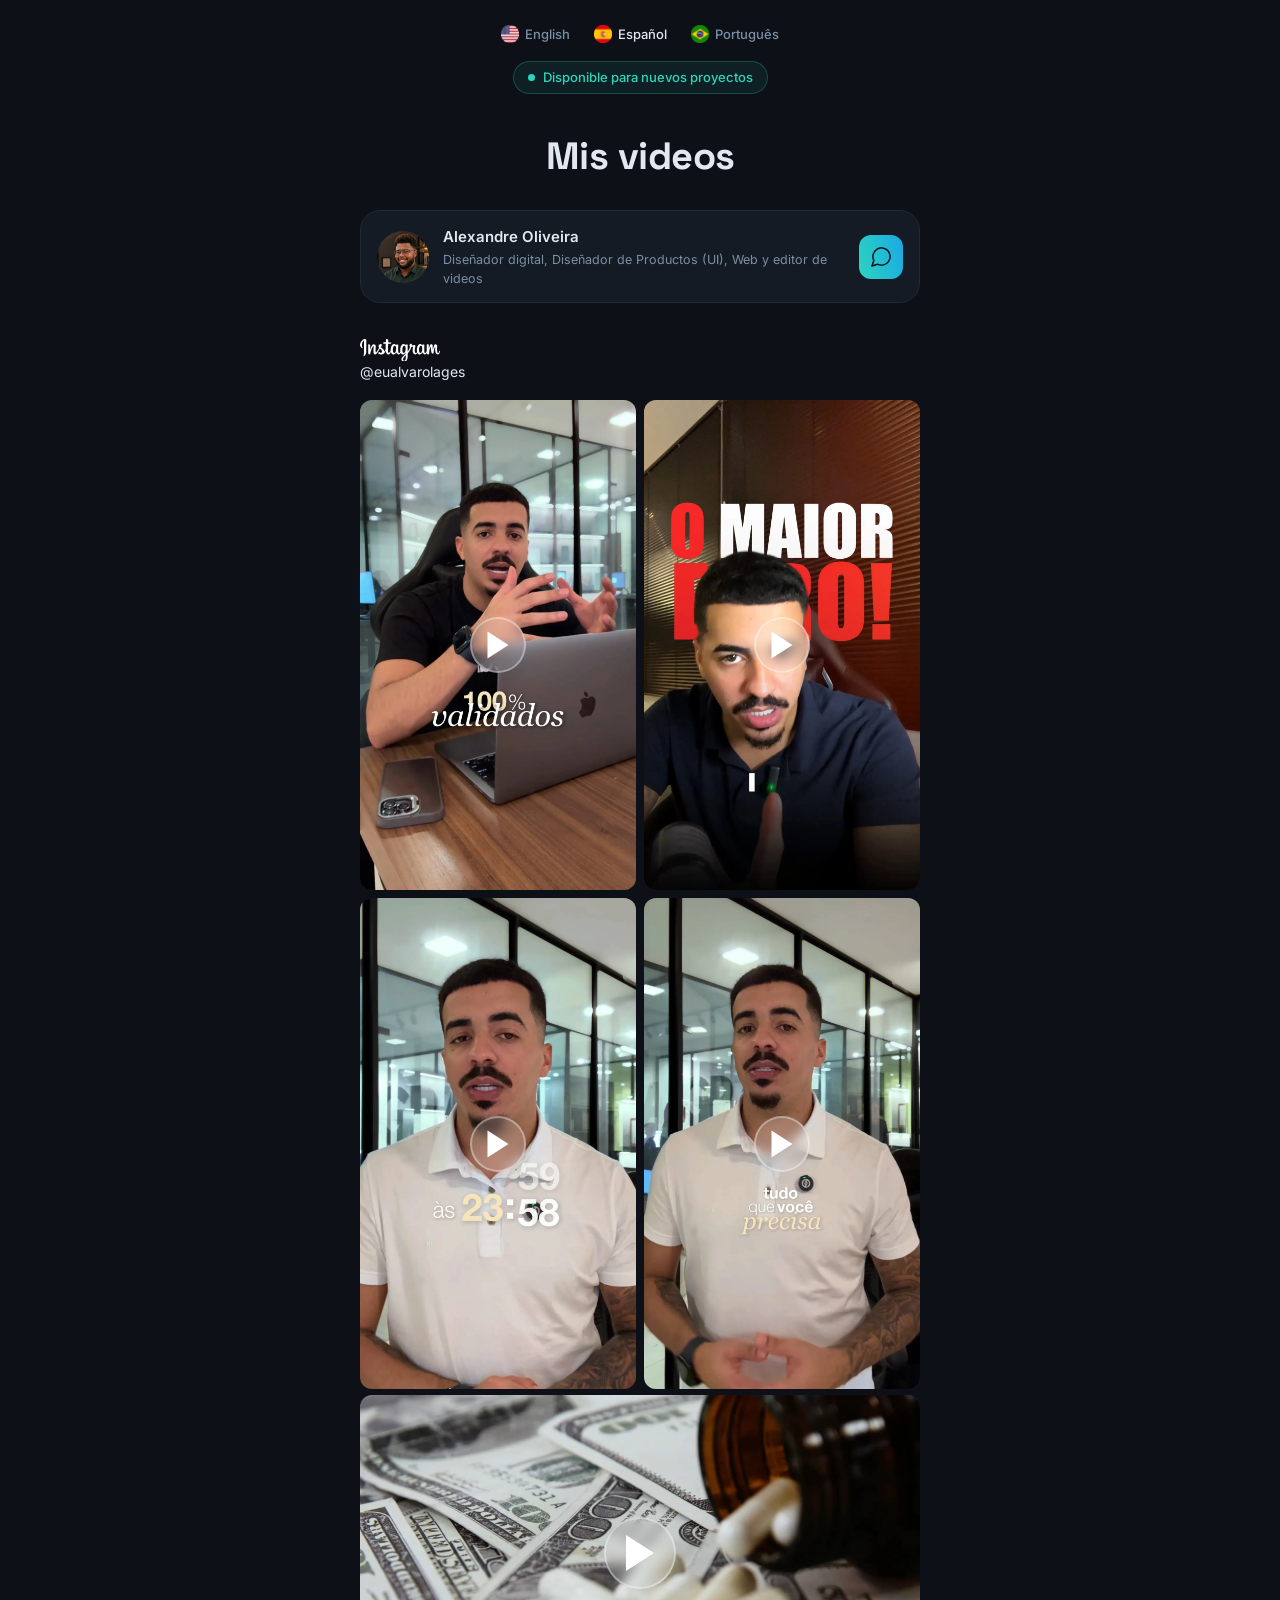
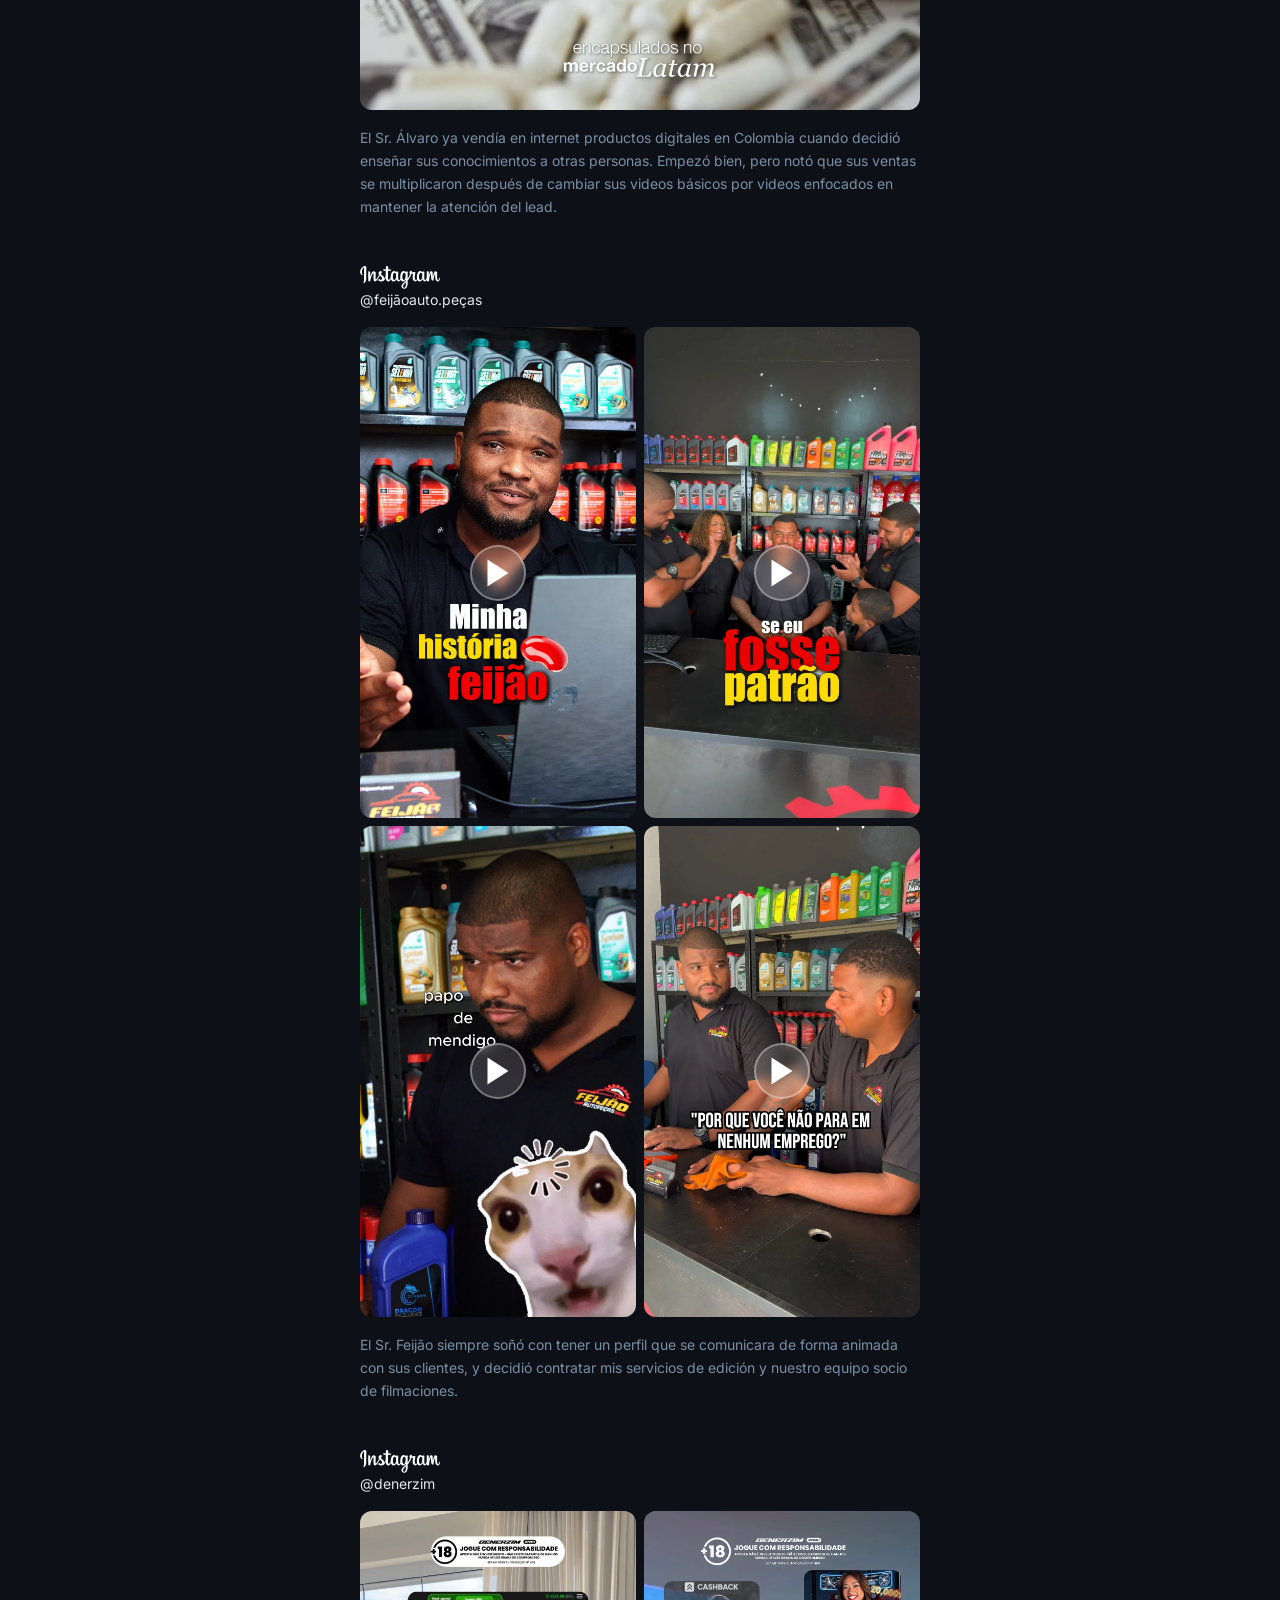
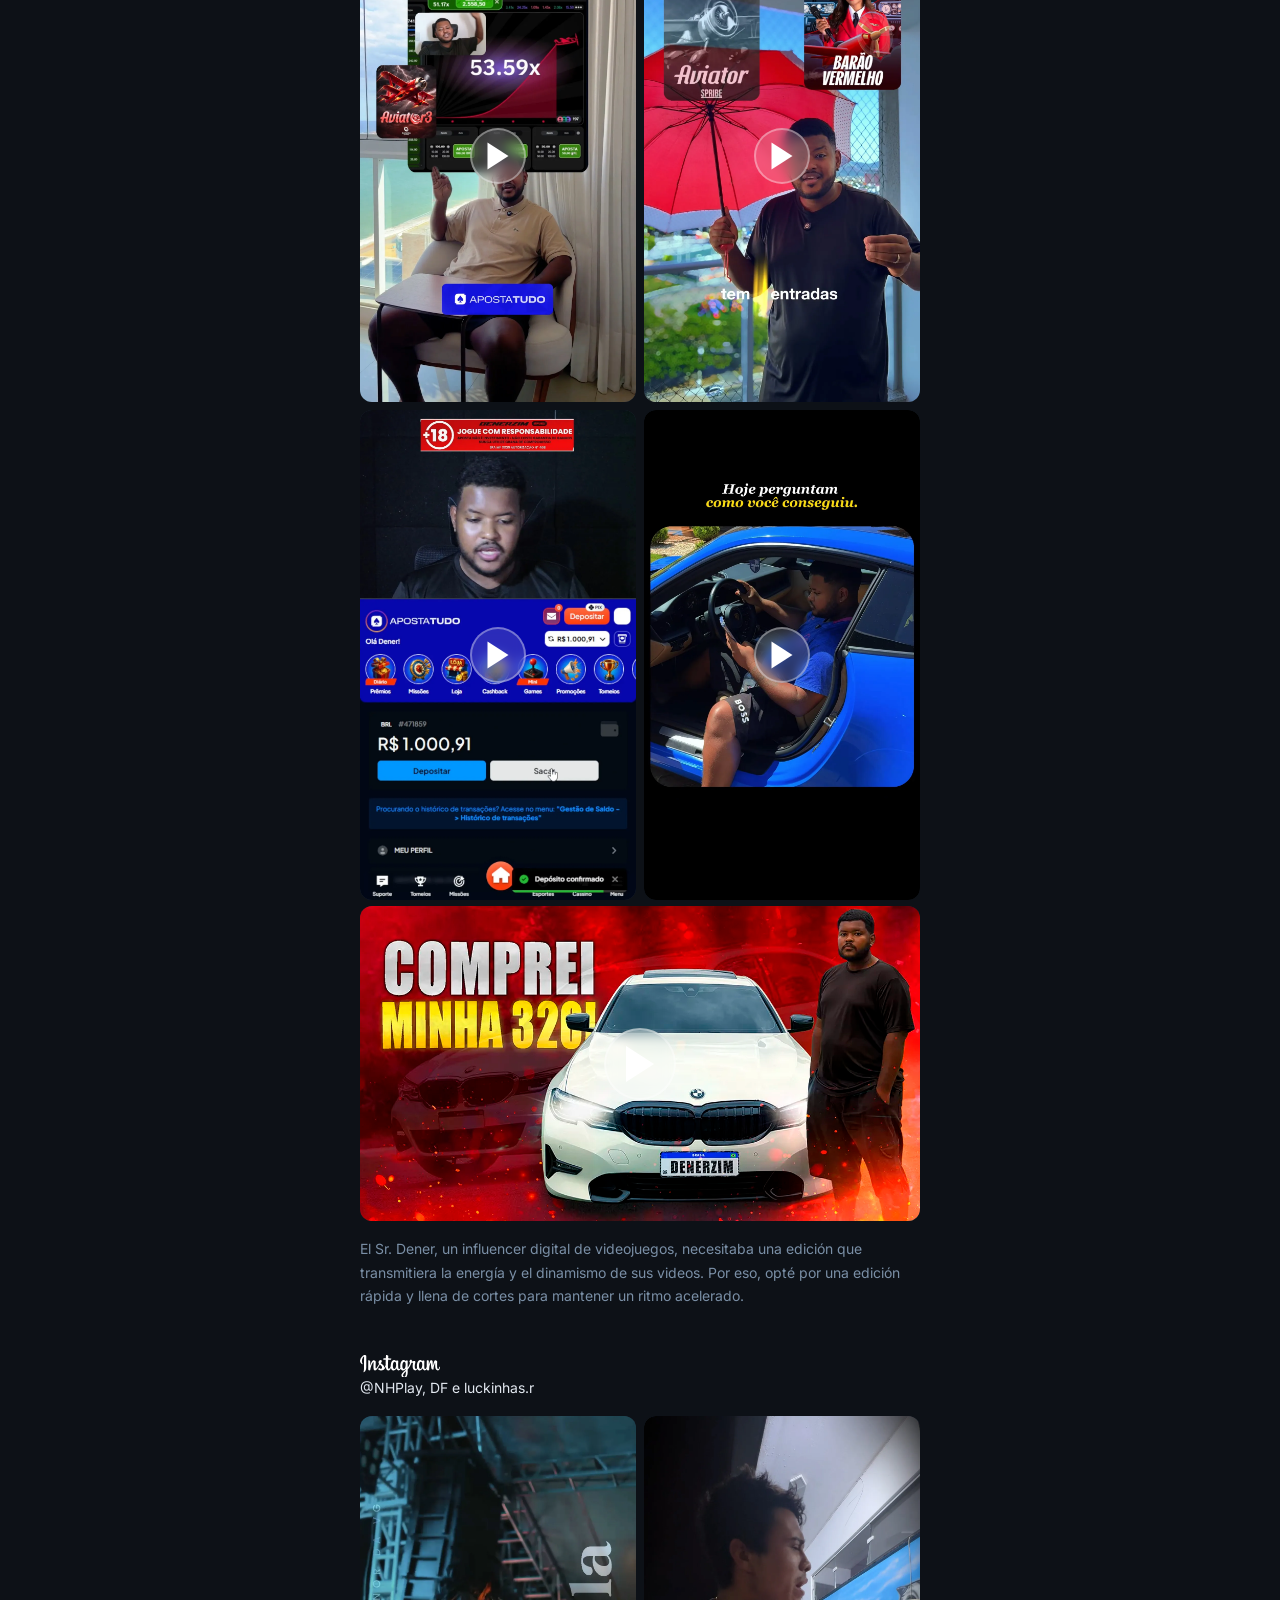
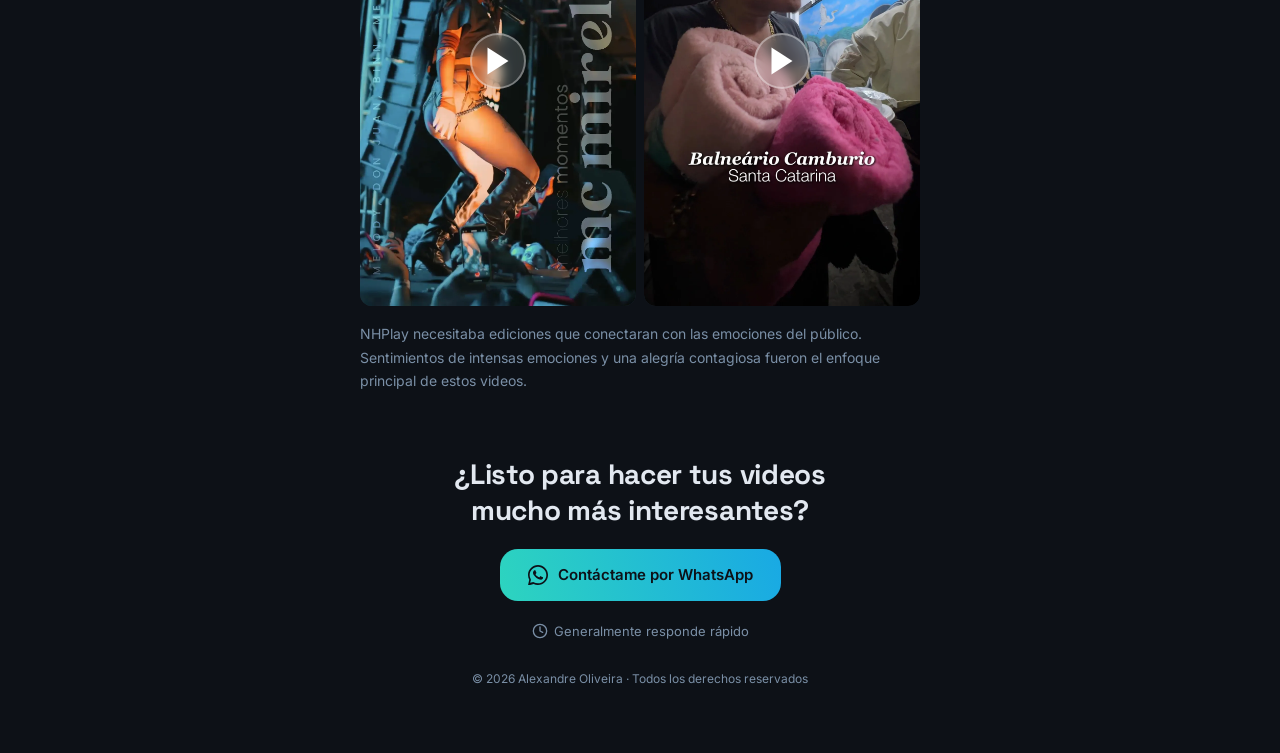
<file: video-es.html>
<!DOCTYPE html>
<html lang="es">
<head>
  <meta charset="UTF-8" />
  <meta name="viewport" content="width=device-width, initial-scale=1.0" />
  <title>Alexandre Oliveira · Mis Videos</title>

  <!-- ============================================================
       FUENTES DE GOOGLE FONTS
       Inter = textos corridos
       Space Grotesk = títulos y destacados
  ============================================================ -->
  <link rel="preconnect" href="https://fonts.googleapis.com" />
  <link rel="preconnect" href="https://fonts.gstatic.com" crossorigin />
  <link
    href="https://fonts.googleapis.com/css2?family=Inter:wght@400;500;600&family=Space+Grotesk:wght@600;700&display=swap"
    rel="stylesheet"
  />

    <!-- Preconnect para os servidores do YouTube -->
   <link rel="preconnect" href="https://www.youtube.com">
  <link rel="preconnect" href="https://i.ytimg.com">

    <!-- Preconnect para os servidores do Vimeo -->
   <link rel="preconnect" href="https://player.vimeo.com">
  <link rel="preconnect" href="https://i.vimeocdn.com">
  <link rel="preconnect" href="https://f.vimeocdn.com">

  <!-- Hoja de estilos principal (compartida con todas las versiones) -->
  <link rel="stylesheet" href="css/style.css" />
</head>

<body>

  <!-- ============================================================
       BARRA DE IDIOMAS
       Para cambiar un enlace: reemplaza el valor del href
       Para agregar imágenes de banderas: coloca archivos .png en
       images/flags/ y actualiza los src de las etiquetas img
  ============================================================ -->
  <nav class="lang-bar" aria-label="Selección de idioma">
    <a href="video-en.html" class="lang-btn" lang="en">
      <!-- Reemplaza src con la imagen de la bandera inglesa -->
      <img src="images/flags/en.webp" alt="English" class="flag" />
      English
    </a>
    <a href="video-es.html" class="lang-btn lang-active" lang="es">
      <!-- Reemplaza src con la imagen de la bandera española -->
      <img src="images/flags/es.webp" alt="Español" class="flag" />
      Español
    </a>
    <a href="video-pt.html" class="lang-btn" lang="pt">
      <!-- Reemplaza src con la imagen de la bandera brasileña -->
      <img src="images/flags/pt.webp" alt="Português" class="flag" />
      Português
    </a>
  </nav>

  <!-- ============================================================
       INSIGNIA "DISPONIBLE PARA NUEVOS PROYECTOS"
  ============================================================ -->
  <div class="availability-badge">
    <span class="availability-dot" aria-hidden="true"></span>
    Disponible para nuevos proyectos
  </div>

  <!-- ============================================================
       ENCABEZADO PRINCIPAL
  ============================================================ -->
  <header class="page-header">
    <h1 class="page-title">Mis videos</h1>

    <!-- Tarjeta de perfil -->
    <div class="profile-card">
      <a href="/index.html" class="profile-link">
        <img
          src="images/profile.png"
          alt="Foto de Alexandre Oliveira"
          class="profile-photo"
          width="52"
          height="52"
        loading="lazy"
      /></a>
      <div class="profile-info">
        <strong class="profile-name">Alexandre Oliveira</strong>
        <span class="profile-bio">
          Diseñador digital, Diseñador de Productos (UI), Web y editor de videos
        </span>
      </div>

      <!-- Botón de mensaje/contacto en el encabezado
           Reemplaza el href con el enlace deseado (ej: WhatsApp, email)
           Sustituye el contenido interno con tu propio ícono SVG -->
      <a href="http://wa.me/5522998368544" class="icon-btn" aria-label="Enviar mensaje">
        <!-- Pega aquí el SVG del ícono de mensaje -->
        <svg width="23" height="23" viewBox="0 0 23 23" fill="none" xmlns="http://www.w3.org/2000/svg">
        <path d="M7.57079 19.1667C9.39985 20.1049 11.5039 20.3591 13.5037 19.8833C15.5036 19.4075 17.2677 18.2331 18.4783 16.5717C19.6889 14.9102 20.2662 12.8711 20.1064 10.8216C19.9465 8.77221 19.0599 6.84726 17.6063 5.39368C16.1527 3.9401 14.2277 3.05349 12.1783 2.8936C10.1289 2.73372 8.0897 3.31108 6.42829 4.52165C4.76687 5.73221 3.59246 7.49637 3.11667 9.49623C2.64089 11.4961 2.89503 13.6001 3.83329 15.4292L1.91663 21.0833L7.57079 19.1667Z" stroke="#0B101D" stroke-width="1.5" stroke-linecap="round" stroke-linejoin="round"/>
        </svg>
      </a>
    </div>
  </header>

  <!-- ============================================================
       CONTENIDO PRINCIPAL DE VIDEOS
  ============================================================ -->
  <main class="main-content">

    <!-- ----------------------------------------------------------
         PROJETO 1 — INSTAGRAM @eualvarolage
    ---------------------------------------------------------- -->
    <section class="project-section" aria-labelledby="projeto1-titulo">

      <!-- Cabeçalho do projeto: logo + @handle -->
      <div class="project-header">
        <!-- Cole aqui o SVG do logo do Instagram (ou outra plataforma) -->
        <svg width="80" id="Camada_1" xmlns="http://www.w3.org/2000/svg" version="1.1" viewBox="0 0 800 226.9">
        <!-- Generator: Adobe Illustrator 30.0.0, SVG Export Plug-In . SVG Version: 2.1.1 Build 123)  -->
        <defs>
        <style>
        .st0 {
        fill: #ffffff;
        }
        </style>
        </defs>
        <path class="st0" d="M41.2.7C24.8,7.6,6.8,26.9,1.1,51.3c-7.2,30.8,22.8,43.8,25.2,39.6,2.9-5-5.4-6.7-7.1-22.7-2.2-20.6,7.4-43.7,19.5-53.8,2.2-1.9,2.1.7,2.1,5.6,0,8.7-.5,86.3-.5,102.6s-.9,28.9-2.5,35.7c-1.6,6.9-4.3,11.6-2.3,13.4,2.2,2,11.8-2.8,17.4-10.5,6.7-9.3,9-20.4,9.4-32.5.5-14.6.5-37.8.5-51,0-12.1.2-47.6-.2-68.9-.1-5.2-14.6-10.7-21.5-7.9ZM796.4,116c-2.4,0-3.5,2.4-4.4,6.6-3.1,14.3-6.4,17.6-10.6,17.6s-8.9-7.1-10-21.3c-.9-11.2-.7-31.7.4-52.2.2-4.2-.9-8.4-12.2-12.5-4.9-1.8-11.9-4.4-15.4,4.1-9.9,23.9-13.8,42.9-14.7,50.7,0,.4-.5.5-.6-.5-.6-6.2-1.9-17.4-2-41,0-4.6-1-8.5-6.1-11.7-3.3-2.1-13.3-5.8-16.9-1.4-3.1,3.6-6.7,13.2-10.5,24.7-3.1,9.3-5.2,15.6-5.2,15.6,0,0,0-25.1,0-34.6,0-3.6-2.4-4.8-3.2-5-3.3-1-9.9-2.6-12.7-2.6s-4.3,1.9-4.3,4.7-.5,33-.5,55.8,0,2.1,0,3.2c-1.9,10.5-8.1,24.7-14.8,24.7s-9.9-6-9.9-33.2.5-22.8.7-34.3c.1-6.6.4-11.7.4-12.8,0-3.5-6.2-5.3-9-6-2.9-.7-5.3-.9-7.3-.8-2.7.2-4.7,2-4.7,4.4s0,3.9,0,3.9c-3.5-5.6-9.2-9.4-13-10.5-10.2-3-20.8-.3-28.8,10.9-6.4,8.9-10.2,19-11.7,33.5-1.1,10.6-.7,21.4,1.2,30.5-2.4,10.3-6.8,14.5-11.6,14.5-7,0-12.1-11.4-11.5-31.2.4-13,3-22.1,5.8-35.3,1.2-5.6.2-8.6-2.2-11.4-2.3-2.6-7.1-3.9-14-2.3-4.9,1.2-12,2.4-18.5,3.4,0,0,.4-1.6.7-4.3,1.7-14.4-14-13.2-19-8.6-3,2.7-5,6-5.8,11.8-1.2,9.2,6.3,13.6,6.3,13.6-2.5,11.3-8.5,26.1-14.8,36.8-3.4,5.7-5.9,10-9.2,14.5,0-1.7,0-3.4,0-5,0-23.8.2-42.5.4-49.3.1-6.6.4-11.6.4-12.7,0-2.6-1.5-3.6-4.7-4.8-2.8-1.1-6.1-1.9-9.5-2.1-4.3-.3-6.9,1.9-6.8,4.6,0,.5,0,3.6,0,3.6-3.5-5.6-9.2-9.4-13-10.5-10.2-3-20.8-.3-28.8,10.9-6.4,8.9-10.5,21.4-11.7,33.4-1.1,11.2-.9,20.7.6,28.7-1.6,8-6.3,16.4-11.5,16.4s-10.6-6-10.6-33.2.5-22.8.7-34.3c.1-6.6.4-11.7.4-12.8,0-3.5-6.2-5.3-9-6-3-.7-5.5-.9-7.5-.8-2.6.2-4.4,2.5-4.4,4.3v4c-3.5-5.6-9.2-9.4-13-10.5-10.2-3-20.8-.3-28.8,10.9-5.3,7.3-9.5,15.4-11.7,33.3-.6,5.2-.9,10-.9,14.5-2.1,12.8-11.4,27.7-19,27.7s-8.7-8.6-8.7-27,1.5-59.3,1.8-62.6c0,0,9.6-.2,11.4-.2,4.8,0,9.1,0,15.5-.3,3.2-.2,6.3-11.6,3-13-1.5-.6-12.1-1.2-16.2-1.3-3.5,0-13.3-.8-13.3-.8,0,0,.9-23.1,1.1-25.6.2-2-2.5-3.1-4-3.7-3.7-1.6-7-2.3-10.8-3.1-5.4-1.1-7.8,0-8.3,4.5-.7,6.9-1.1,27.1-1.1,27.1-3.9,0-17.4-.8-21.4-.8s-7.6,15.8-2.6,16c5.8.2,16,.4,22.7.6,0,0-.3,35.4-.3,46.3s0,2.3,0,3.4c-3.7,19.3-16.8,29.8-16.8,29.8,2.8-12.8-2.9-22.4-13.3-30.5-3.8-3-11.3-8.7-19.7-14.9,0,0,4.9-4.8,9.2-14.4,3.1-6.8,3.2-14.7-4.3-16.4-12.4-2.9-22.6,6.3-25.7,16-2.4,7.5-1.1,13.1,3.5,18.9.3.4.7.9,1.1,1.3-2.8,5.4-6.6,12.7-9.9,18.3-9,15.6-15.9,28-21,28s-4.1-12.6-4.1-24.3.7-25.4,1.3-41.2c.2-5.2-2.4-8.2-6.8-10.9-2.7-1.6-8.3-4.9-11.6-4.9-4.9,0-19.1.7-32.5,39.4-1.7,4.9-5,13.8-5,13.8l.3-46.6c0-1.1-.6-2.2-1.9-2.9-2.3-1.2-8.3-3.7-13.7-3.7s-3.8,1.2-3.8,3.6l-.5,73c0,5.5.1,12,.7,14.8.5,2.8,1.4,5.1,2.5,6.5,1.1,1.4,2.4,2.4,4.4,2.8,1.9.4,12.6,1.8,13.1-2.3.7-4.9.7-10.1,6.3-29.8,8.7-30.6,20-45.5,25.4-50.8.9-.9,2-1,1.9.5-.2,6.7-1,23.5-1.6,37.7-1.4,38.1,5.5,45.2,15.4,45.2s18.3-7.5,29.7-26.6c7.1-11.9,14.1-23.5,19-31.9,3.5,3.2,7.4,6.7,11.3,10.4,9,8.6,12,16.7,10,24.5-1.5,5.9-7.2,12-17.3,6.1-2.9-1.7-4.2-3.1-7.2-5-1.6-1-4-1.4-5.5-.3-3.8,2.9-5.9,6.5-7.2,11-1.2,4.4,3.2,6.7,7.7,8.7,3.9,1.7,12.3,3.3,17.7,3.5,20.9.7,37.6-10.1,49.2-37.8,2.1,24,10.9,37.6,26.3,37.6s20.6-13.3,25.1-26.4c1.3,5.3,3.2,10,5.7,13.9,11.9,18.8,34.9,14.7,46.4-1.2,3.6-4.9,4.1-6.7,4.1-6.7,1.7,15.1,13.8,20.3,20.8,20.3s15.8-3.7,21.4-16.4c.6,1.4,1.4,2.7,2.2,3.9,11.9,18.8,34.9,14.7,46.4-1.2.5-.8,1-1.4,1.4-2l.3,9.9-10.6,9.8c-17.8,16.3-31.4,28.7-32.4,43.2-1.3,18.4,13.7,25.3,25,26.2,12,1,22.3-5.7,28.6-15,5.6-8.2,9.2-25.7,8.9-43.1-.1-6.9-.3-15.8-.4-25.3,6.3-7.3,13.3-16.5,19.8-27.2,7.1-11.7,14.7-27.5,18.6-39.7,0,0,6.6,0,13.6-.4,2.3-.1,2.9.3,2.5,2-.5,2-8.9,34.3-1.2,55.9,5.2,14.7,17,19.5,24,19.5s16-6.2,20.2-15.4c.5,1,1,2,1.6,2.9,11.9,18.8,34.8,14.7,46.4-1.2,2.6-3.6,4.1-6.7,4.1-6.7,2.5,15.6,14.6,20.4,21.6,20.4s14.1-3,19.7-16.2c.2,5.8.6,10.6,1.2,12,.4.9,2.4,2.1,3.9,2.6,6.6,2.5,13.4,1.3,15.9.8,1.7-.4,3.1-1.7,3.3-5.3.5-9.4.2-25.2,3-37,4.8-19.7,9.3-27.4,11.4-31.2,1.2-2.1,2.5-2.5,2.6-.2,0,4.5.3,17.9,2.2,35.8,1.4,13.2,3.2,21,4.6,23.4,4,7.1,8.9,7.4,12.9,7.4s7.9-.7,7.4-5.2c-.2-2.2.2-15.7,4.9-35.1,3.1-12.7,8.2-24.2,10.1-28.3.7-1.5,1-.3,1,0-.4,8.7-1.3,37.3,2.3,53,4.8,21.2,18.8,23.5,23.7,23.5,10.4,0,18.9-7.9,21.7-28.7.7-5-.3-8.9-3.4-8.9h0ZM361.3,103.1c-.6,11-2.7,20.2-6.2,26.9-6.2,12.1-18.6,15.9-24-1.5-3.9-12.6-2.6-29.8-1-39.1,2.4-13.8,8.5-23.5,17.9-22.6,9.7,1,14.4,13.4,13.2,36.3ZM456.3,103.3c-.6,10.4-3.2,20.8-6.2,26.7-6.1,12.2-18.7,16-24-1.5-3.6-12-2.7-27.5-1-37.2,2.3-12.7,7.9-24.4,17.9-24.4,9.8,0,14.6,10.7,13.2,36.5ZM458.8,174.2c-.1,19-3.1,35.6-9.5,40.4-9.1,6.8-21.3,1.7-18.7-12.1,2.2-12.2,12.8-24.7,28.3-40,0,0,0,3.5,0,11.7ZM622.6,103.4c-.5,11.4-3.1,20.3-6.2,26.6-6.1,12.2-18.7,16-24-1.5-2.9-9.5-3-25.5-1-38.8,2.1-13.6,8.1-23.8,17.9-22.9,9.7.9,14.3,13.4,13.2,36.6Z"/>
        </svg>

        <!-- Troque o href pelo link do perfil no Instagram -->
        <a href="https://www.instagram.com/eualvarolage/" class="platform-handle" id="projeto1-titulo" target="_blank" rel="noopener noreferrer">
          @eualvarolages
        </a>
      </div>

      <!-- Grade / carrossel de vídeos 9:16 -->
      <!-- No mobile: vira carrossel horizontal (scroll)
           No PC: exibe todos em grade 2×2 -->
      <div class="video-grid carousel" role="list">

        <!-- ---- VÍDEO 1 ----
             thumb-src   = caminho ou URL da miniatura (thumbnail)
             data-vimeo  = ID do vídeo no Vimeo (ex: 123456789) -->
        <div class="video-item ratio-9-16" role="listitem">
          <div
            class="video-thumb"
            data-vimeo="1188566480"
            style="background-image: url('images/thumbnails/proj1-vid1.webp')"
            aria-label="Assistir vídeo 1"
            tabindex="0"
            role="button"
          >
            <button class="play-btn" aria-label="Play">
              <!-- Ícone de play — você pode substituir pelo seu SVG -->
              <svg xmlns="http://www.w3.org/2000/svg" width="36" height="36" viewBox="0 0 24 24" fill="currentColor" aria-hidden="true">
                <polygon points="5,3 19,12 5,21"/>
              </svg>
            </button>
          </div>
          <!-- O iframe do Vimeo é inserido aqui via JS ao clicar em play -->
        </div>

        <!-- ---- VÍDEO 2 ---- -->
        <div class="video-item ratio-9-16" role="listitem">
          <div
            class="video-thumb"
            data-vimeo="1188611973"
            style="background-image: url('images/thumbnails/proj1-vid2.webp')"
            aria-label="Assistir vídeo 2"
            tabindex="0"
            role="button"
          >
            <button class="play-btn" aria-label="Play">
              <svg xmlns="http://www.w3.org/2000/svg" width="36" height="36" viewBox="0 0 24 24" fill="currentColor" aria-hidden="true">
                <polygon points="5,3 19,12 5,21"/>
              </svg>
            </button>
          </div>
        </div>

        <!-- ---- VÍDEO 3 ---- -->
        <div class="video-item ratio-9-16" role="listitem">
          <div
            class="video-thumb"
            data-vimeo="1188614020"
            style="background-image: url('images/thumbnails/proj1-vid3.webp')"
            aria-label="Assistir vídeo 3"
            tabindex="0"
            role="button"
          >
            <button class="play-btn" aria-label="Play">
              <svg xmlns="http://www.w3.org/2000/svg" width="36" height="36" viewBox="0 0 24 24" fill="currentColor" aria-hidden="true">
                <polygon points="5,3 19,12 5,21"/>
              </svg>
            </button>
          </div>
        </div>

        <!-- ---- VÍDEO 4 ---- -->
        <div class="video-item ratio-9-16" role="listitem">
          <div
            class="video-thumb"
            data-vimeo="1188614745"
            style="background-image: url('images/thumbnails/proj1-vid4.webp')"
            aria-label="Assistir vídeo 4"
            tabindex="0"
            role="button"
          >
            <button class="play-btn" aria-label="Play">
              <svg xmlns="http://www.w3.org/2000/svg" width="36" height="36" viewBox="0 0 24 24" fill="currentColor" aria-hidden="true">
                <polygon points="5,3 19,12 5,21"/>
              </svg>
            </button>
          </div>
        </div>

      </div><!-- /video-grid -->

      <!-- ----- Vídeo 5 ----- 16:9 -->
    
      <div class="video-item ratio-16-9">
      <div
      class="video-thumb"
      data-youtube="K-4NsRtoq54"
      style="background-image: url('images/thumbnails/proj1-vid5.webp')"
      aria-label="Assistir vídeo"
      tabindex="0"
      role="button"
  >
    <button class="play-btn play-btn--large" aria-label="Play">
      <svg xmlns="http://www.w3.org/2000/svg" width="48" height="48" viewBox="0 0 24 24" fill="currentColor">
        <polygon points="5,3 19,12 5,21"/>
      </svg>
    </button>
  </div>
</div>
      <!-- ----- /Vídeo 5 ----- 16:9 -->

      <!-- Descrição do projeto -->
      <p class="project-desc">
        El Sr. Álvaro ya vendía en internet productos digitales en Colombia cuando
        decidió enseñar sus conocimientos a otras personas. Empezó bien, pero notó
        que sus ventas se multiplicaron después de cambiar sus videos básicos por
        videos enfocados en mantener la atención del lead.
      </p>

    </section><!-- /projeto 1 -->


    <!-- ----------------------------------------------------------
         PROJETO 2 — INSTAGRAM @feijãoauto.peças
    ---------------------------------------------------------- -->
    <section class="project-section" aria-labelledby="projeto2-titulo">

      <div class="project-header">
        <!-- Cole aqui o SVG do logo do Instagram -->
        <svg width="80" id="Camada_1" xmlns="http://www.w3.org/2000/svg" version="1.1" viewBox="0 0 800 226.9">
        <!-- Generator: Adobe Illustrator 30.0.0, SVG Export Plug-In . SVG Version: 2.1.1 Build 123)  -->
        <defs>
        <style>
        .st0 {
        fill: #ffffff;
        }
        </style>
        </defs>
        <path class="st0" d="M41.2.7C24.8,7.6,6.8,26.9,1.1,51.3c-7.2,30.8,22.8,43.8,25.2,39.6,2.9-5-5.4-6.7-7.1-22.7-2.2-20.6,7.4-43.7,19.5-53.8,2.2-1.9,2.1.7,2.1,5.6,0,8.7-.5,86.3-.5,102.6s-.9,28.9-2.5,35.7c-1.6,6.9-4.3,11.6-2.3,13.4,2.2,2,11.8-2.8,17.4-10.5,6.7-9.3,9-20.4,9.4-32.5.5-14.6.5-37.8.5-51,0-12.1.2-47.6-.2-68.9-.1-5.2-14.6-10.7-21.5-7.9ZM796.4,116c-2.4,0-3.5,2.4-4.4,6.6-3.1,14.3-6.4,17.6-10.6,17.6s-8.9-7.1-10-21.3c-.9-11.2-.7-31.7.4-52.2.2-4.2-.9-8.4-12.2-12.5-4.9-1.8-11.9-4.4-15.4,4.1-9.9,23.9-13.8,42.9-14.7,50.7,0,.4-.5.5-.6-.5-.6-6.2-1.9-17.4-2-41,0-4.6-1-8.5-6.1-11.7-3.3-2.1-13.3-5.8-16.9-1.4-3.1,3.6-6.7,13.2-10.5,24.7-3.1,9.3-5.2,15.6-5.2,15.6,0,0,0-25.1,0-34.6,0-3.6-2.4-4.8-3.2-5-3.3-1-9.9-2.6-12.7-2.6s-4.3,1.9-4.3,4.7-.5,33-.5,55.8,0,2.1,0,3.2c-1.9,10.5-8.1,24.7-14.8,24.7s-9.9-6-9.9-33.2.5-22.8.7-34.3c.1-6.6.4-11.7.4-12.8,0-3.5-6.2-5.3-9-6-2.9-.7-5.3-.9-7.3-.8-2.7.2-4.7,2-4.7,4.4s0,3.9,0,3.9c-3.5-5.6-9.2-9.4-13-10.5-10.2-3-20.8-.3-28.8,10.9-6.4,8.9-10.2,19-11.7,33.5-1.1,10.6-.7,21.4,1.2,30.5-2.4,10.3-6.8,14.5-11.6,14.5-7,0-12.1-11.4-11.5-31.2.4-13,3-22.1,5.8-35.3,1.2-5.6.2-8.6-2.2-11.4-2.3-2.6-7.1-3.9-14-2.3-4.9,1.2-12,2.4-18.5,3.4,0,0,.4-1.6.7-4.3,1.7-14.4-14-13.2-19-8.6-3,2.7-5,6-5.8,11.8-1.2,9.2,6.3,13.6,6.3,13.6-2.5,11.3-8.5,26.1-14.8,36.8-3.4,5.7-5.9,10-9.2,14.5,0-1.7,0-3.4,0-5,0-23.8.2-42.5.4-49.3.1-6.6.4-11.6.4-12.7,0-2.6-1.5-3.6-4.7-4.8-2.8-1.1-6.1-1.9-9.5-2.1-4.3-.3-6.9,1.9-6.8,4.6,0,.5,0,3.6,0,3.6-3.5-5.6-9.2-9.4-13-10.5-10.2-3-20.8-.3-28.8,10.9-6.4,8.9-10.5,21.4-11.7,33.4-1.1,11.2-.9,20.7.6,28.7-1.6,8-6.3,16.4-11.5,16.4s-10.6-6-10.6-33.2.5-22.8.7-34.3c.1-6.6.4-11.7.4-12.8,0-3.5-6.2-5.3-9-6-3-.7-5.5-.9-7.5-.8-2.6.2-4.4,2.5-4.4,4.3v4c-3.5-5.6-9.2-9.4-13-10.5-10.2-3-20.8-.3-28.8,10.9-5.3,7.3-9.5,15.4-11.7,33.3-.6,5.2-.9,10-.9,14.5-2.1,12.8-11.4,27.7-19,27.7s-8.7-8.6-8.7-27,1.5-59.3,1.8-62.6c0,0,9.6-.2,11.4-.2,4.8,0,9.1,0,15.5-.3,3.2-.2,6.3-11.6,3-13-1.5-.6-12.1-1.2-16.2-1.3-3.5,0-13.3-.8-13.3-.8,0,0,.9-23.1,1.1-25.6.2-2-2.5-3.1-4-3.7-3.7-1.6-7-2.3-10.8-3.1-5.4-1.1-7.8,0-8.3,4.5-.7,6.9-1.1,27.1-1.1,27.1-3.9,0-17.4-.8-21.4-.8s-7.6,15.8-2.6,16c5.8.2,16,.4,22.7.6,0,0-.3,35.4-.3,46.3s0,2.3,0,3.4c-3.7,19.3-16.8,29.8-16.8,29.8,2.8-12.8-2.9-22.4-13.3-30.5-3.8-3-11.3-8.7-19.7-14.9,0,0,4.9-4.8,9.2-14.4,3.1-6.8,3.2-14.7-4.3-16.4-12.4-2.9-22.6,6.3-25.7,16-2.4,7.5-1.1,13.1,3.5,18.9.3.4.7.9,1.1,1.3-2.8,5.4-6.6,12.7-9.9,18.3-9,15.6-15.9,28-21,28s-4.1-12.6-4.1-24.3.7-25.4,1.3-41.2c.2-5.2-2.4-8.2-6.8-10.9-2.7-1.6-8.3-4.9-11.6-4.9-4.9,0-19.1.7-32.5,39.4-1.7,4.9-5,13.8-5,13.8l.3-46.6c0-1.1-.6-2.2-1.9-2.9-2.3-1.2-8.3-3.7-13.7-3.7s-3.8,1.2-3.8,3.6l-.5,73c0,5.5.1,12,.7,14.8.5,2.8,1.4,5.1,2.5,6.5,1.1,1.4,2.4,2.4,4.4,2.8,1.9.4,12.6,1.8,13.1-2.3.7-4.9.7-10.1,6.3-29.8,8.7-30.6,20-45.5,25.4-50.8.9-.9,2-1,1.9.5-.2,6.7-1,23.5-1.6,37.7-1.4,38.1,5.5,45.2,15.4,45.2s18.3-7.5,29.7-26.6c7.1-11.9,14.1-23.5,19-31.9,3.5,3.2,7.4,6.7,11.3,10.4,9,8.6,12,16.7,10,24.5-1.5,5.9-7.2,12-17.3,6.1-2.9-1.7-4.2-3.1-7.2-5-1.6-1-4-1.4-5.5-.3-3.8,2.9-5.9,6.5-7.2,11-1.2,4.4,3.2,6.7,7.7,8.7,3.9,1.7,12.3,3.3,17.7,3.5,20.9.7,37.6-10.1,49.2-37.8,2.1,24,10.9,37.6,26.3,37.6s20.6-13.3,25.1-26.4c1.3,5.3,3.2,10,5.7,13.9,11.9,18.8,34.9,14.7,46.4-1.2,3.6-4.9,4.1-6.7,4.1-6.7,1.7,15.1,13.8,20.3,20.8,20.3s15.8-3.7,21.4-16.4c.6,1.4,1.4,2.7,2.2,3.9,11.9,18.8,34.9,14.7,46.4-1.2.5-.8,1-1.4,1.4-2l.3,9.9-10.6,9.8c-17.8,16.3-31.4,28.7-32.4,43.2-1.3,18.4,13.7,25.3,25,26.2,12,1,22.3-5.7,28.6-15,5.6-8.2,9.2-25.7,8.9-43.1-.1-6.9-.3-15.8-.4-25.3,6.3-7.3,13.3-16.5,19.8-27.2,7.1-11.7,14.7-27.5,18.6-39.7,0,0,6.6,0,13.6-.4,2.3-.1,2.9.3,2.5,2-.5,2-8.9,34.3-1.2,55.9,5.2,14.7,17,19.5,24,19.5s16-6.2,20.2-15.4c.5,1,1,2,1.6,2.9,11.9,18.8,34.8,14.7,46.4-1.2,2.6-3.6,4.1-6.7,4.1-6.7,2.5,15.6,14.6,20.4,21.6,20.4s14.1-3,19.7-16.2c.2,5.8.6,10.6,1.2,12,.4.9,2.4,2.1,3.9,2.6,6.6,2.5,13.4,1.3,15.9.8,1.7-.4,3.1-1.7,3.3-5.3.5-9.4.2-25.2,3-37,4.8-19.7,9.3-27.4,11.4-31.2,1.2-2.1,2.5-2.5,2.6-.2,0,4.5.3,17.9,2.2,35.8,1.4,13.2,3.2,21,4.6,23.4,4,7.1,8.9,7.4,12.9,7.4s7.9-.7,7.4-5.2c-.2-2.2.2-15.7,4.9-35.1,3.1-12.7,8.2-24.2,10.1-28.3.7-1.5,1-.3,1,0-.4,8.7-1.3,37.3,2.3,53,4.8,21.2,18.8,23.5,23.7,23.5,10.4,0,18.9-7.9,21.7-28.7.7-5-.3-8.9-3.4-8.9h0ZM361.3,103.1c-.6,11-2.7,20.2-6.2,26.9-6.2,12.1-18.6,15.9-24-1.5-3.9-12.6-2.6-29.8-1-39.1,2.4-13.8,8.5-23.5,17.9-22.6,9.7,1,14.4,13.4,13.2,36.3ZM456.3,103.3c-.6,10.4-3.2,20.8-6.2,26.7-6.1,12.2-18.7,16-24-1.5-3.6-12-2.7-27.5-1-37.2,2.3-12.7,7.9-24.4,17.9-24.4,9.8,0,14.6,10.7,13.2,36.5ZM458.8,174.2c-.1,19-3.1,35.6-9.5,40.4-9.1,6.8-21.3,1.7-18.7-12.1,2.2-12.2,12.8-24.7,28.3-40,0,0,0,3.5,0,11.7ZM622.6,103.4c-.5,11.4-3.1,20.3-6.2,26.6-6.1,12.2-18.7,16-24-1.5-2.9-9.5-3-25.5-1-38.8,2.1-13.6,8.1-23.8,17.9-22.9,9.7.9,14.3,13.4,13.2,36.6Z"/>
        </svg>

        <!-- Troque o href pelo link do perfil -->
        <a href="https://www.instagram.com/feijaoauto.pecas/" class="platform-handle" id="projeto2-titulo" target="_blank" rel="noopener noreferrer">
          @feijãoauto.peças
        </a>
      </div>

      <div class="video-grid carousel" role="list">

        <!-- ---- VÍDEO 1 ---- -->
        <div class="video-item ratio-9-16" role="listitem">
          <div
            class="video-thumb"
            data-vimeo="1188616640"
            style="background-image: url('images/thumbnails/proj2-vid1.webp')"
            aria-label="Assistir vídeo 1"
            tabindex="0"
            role="button"
          >
            <button class="play-btn" aria-label="Play">
              <svg xmlns="http://www.w3.org/2000/svg" width="36" height="36" viewBox="0 0 24 24" fill="currentColor" aria-hidden="true">
                <polygon points="5,3 19,12 5,21"/>
              </svg>
            </button>
          </div>
        </div>

        <!-- ---- VÍDEO 2 ---- -->
        <div class="video-item ratio-9-16" role="listitem">
          <div
            class="video-thumb"
            data-vimeo="1188616607"
            style="background-image: url('images/thumbnails/proj2-vid2.webp')"
            aria-label="Assistir vídeo 2"
            tabindex="0"
            role="button"
          >
            <button class="play-btn" aria-label="Play">
              <svg xmlns="http://www.w3.org/2000/svg" width="36" height="36" viewBox="0 0 24 24" fill="currentColor" aria-hidden="true">
                <polygon points="5,3 19,12 5,21"/>
              </svg>
            </button>
          </div>
        </div>

        <!-- ---- VÍDEO 3 ---- -->
        <div class="video-item ratio-9-16" role="listitem">
          <div
            class="video-thumb"
            data-vimeo="1188616623"
            style="background-image: url('images/thumbnails/proj2-vid3.webp')"
            aria-label="Assistir vídeo 3"
            tabindex="0"
            role="button"
          >
            <button class="play-btn" aria-label="Play">
              <svg xmlns="http://www.w3.org/2000/svg" width="36" height="36" viewBox="0 0 24 24" fill="currentColor" aria-hidden="true">
                <polygon points="5,3 19,12 5,21"/>
              </svg>
            </button>
          </div>
        </div>

        <!-- ---- VÍDEO 4 ---- -->
        <div class="video-item ratio-9-16" role="listitem">
          <div
            class="video-thumb"
            data-vimeo="1188616615"
            style="background-image: url('images/thumbnails/proj2-vid4.webp')"
            aria-label="Assistir vídeo 4"
            tabindex="0"
            role="button"
          >
            <button class="play-btn" aria-label="Play">
              <svg xmlns="http://www.w3.org/2000/svg" width="36" height="36" viewBox="0 0 24 24" fill="currentColor" aria-hidden="true">
                <polygon points="5,3 19,12 5,21"/>
              </svg>
            </button>
          </div>
        </div>

      </div><!-- /video-grid -->

      <p class="project-desc">
        El Sr. Feijão siempre soñó con tener un perfil que se comunicara de forma
        animada con sus clientes, y decidió contratar mis servicios de edición y
        nuestro equipo socio de filmaciones.
      </p>

    </section><!-- /projeto 2 -->

<!-- ----------------------------------------------------------
         PROJETO 3 — INSTAGRAM @denerzim
    ---------------------------------------------------------- -->
    <section class="project-section" aria-labelledby="projeto3-titulo">

      <div class="project-header">
        <!-- Cole aqui o SVG do logo do Instagram -->
        <svg width="80" id="Camada_1" xmlns="http://www.w3.org/2000/svg" version="1.1" viewBox="0 0 800 226.9">
        <!-- Generator: Adobe Illustrator 30.0.0, SVG Export Plug-In . SVG Version: 2.1.1 Build 123)  -->
        <defs>
        <style>
        .st0 {
        fill: #ffffff;
        }
        </style>
        </defs>
        <path class="st0" d="M41.2.7C24.8,7.6,6.8,26.9,1.1,51.3c-7.2,30.8,22.8,43.8,25.2,39.6,2.9-5-5.4-6.7-7.1-22.7-2.2-20.6,7.4-43.7,19.5-53.8,2.2-1.9,2.1.7,2.1,5.6,0,8.7-.5,86.3-.5,102.6s-.9,28.9-2.5,35.7c-1.6,6.9-4.3,11.6-2.3,13.4,2.2,2,11.8-2.8,17.4-10.5,6.7-9.3,9-20.4,9.4-32.5.5-14.6.5-37.8.5-51,0-12.1.2-47.6-.2-68.9-.1-5.2-14.6-10.7-21.5-7.9ZM796.4,116c-2.4,0-3.5,2.4-4.4,6.6-3.1,14.3-6.4,17.6-10.6,17.6s-8.9-7.1-10-21.3c-.9-11.2-.7-31.7.4-52.2.2-4.2-.9-8.4-12.2-12.5-4.9-1.8-11.9-4.4-15.4,4.1-9.9,23.9-13.8,42.9-14.7,50.7,0,.4-.5.5-.6-.5-.6-6.2-1.9-17.4-2-41,0-4.6-1-8.5-6.1-11.7-3.3-2.1-13.3-5.8-16.9-1.4-3.1,3.6-6.7,13.2-10.5,24.7-3.1,9.3-5.2,15.6-5.2,15.6,0,0,0-25.1,0-34.6,0-3.6-2.4-4.8-3.2-5-3.3-1-9.9-2.6-12.7-2.6s-4.3,1.9-4.3,4.7-.5,33-.5,55.8,0,2.1,0,3.2c-1.9,10.5-8.1,24.7-14.8,24.7s-9.9-6-9.9-33.2.5-22.8.7-34.3c.1-6.6.4-11.7.4-12.8,0-3.5-6.2-5.3-9-6-2.9-.7-5.3-.9-7.3-.8-2.7.2-4.7,2-4.7,4.4s0,3.9,0,3.9c-3.5-5.6-9.2-9.4-13-10.5-10.2-3-20.8-.3-28.8,10.9-6.4,8.9-10.2,19-11.7,33.5-1.1,10.6-.7,21.4,1.2,30.5-2.4,10.3-6.8,14.5-11.6,14.5-7,0-12.1-11.4-11.5-31.2.4-13,3-22.1,5.8-35.3,1.2-5.6.2-8.6-2.2-11.4-2.3-2.6-7.1-3.9-14-2.3-4.9,1.2-12,2.4-18.5,3.4,0,0,.4-1.6.7-4.3,1.7-14.4-14-13.2-19-8.6-3,2.7-5,6-5.8,11.8-1.2,9.2,6.3,13.6,6.3,13.6-2.5,11.3-8.5,26.1-14.8,36.8-3.4,5.7-5.9,10-9.2,14.5,0-1.7,0-3.4,0-5,0-23.8.2-42.5.4-49.3.1-6.6.4-11.6.4-12.7,0-2.6-1.5-3.6-4.7-4.8-2.8-1.1-6.1-1.9-9.5-2.1-4.3-.3-6.9,1.9-6.8,4.6,0,.5,0,3.6,0,3.6-3.5-5.6-9.2-9.4-13-10.5-10.2-3-20.8-.3-28.8,10.9-6.4,8.9-10.5,21.4-11.7,33.4-1.1,11.2-.9,20.7.6,28.7-1.6,8-6.3,16.4-11.5,16.4s-10.6-6-10.6-33.2.5-22.8.7-34.3c.1-6.6.4-11.7.4-12.8,0-3.5-6.2-5.3-9-6-3-.7-5.5-.9-7.5-.8-2.6.2-4.4,2.5-4.4,4.3v4c-3.5-5.6-9.2-9.4-13-10.5-10.2-3-20.8-.3-28.8,10.9-5.3,7.3-9.5,15.4-11.7,33.3-.6,5.2-.9,10-.9,14.5-2.1,12.8-11.4,27.7-19,27.7s-8.7-8.6-8.7-27,1.5-59.3,1.8-62.6c0,0,9.6-.2,11.4-.2,4.8,0,9.1,0,15.5-.3,3.2-.2,6.3-11.6,3-13-1.5-.6-12.1-1.2-16.2-1.3-3.5,0-13.3-.8-13.3-.8,0,0,.9-23.1,1.1-25.6.2-2-2.5-3.1-4-3.7-3.7-1.6-7-2.3-10.8-3.1-5.4-1.1-7.8,0-8.3,4.5-.7,6.9-1.1,27.1-1.1,27.1-3.9,0-17.4-.8-21.4-.8s-7.6,15.8-2.6,16c5.8.2,16,.4,22.7.6,0,0-.3,35.4-.3,46.3s0,2.3,0,3.4c-3.7,19.3-16.8,29.8-16.8,29.8,2.8-12.8-2.9-22.4-13.3-30.5-3.8-3-11.3-8.7-19.7-14.9,0,0,4.9-4.8,9.2-14.4,3.1-6.8,3.2-14.7-4.3-16.4-12.4-2.9-22.6,6.3-25.7,16-2.4,7.5-1.1,13.1,3.5,18.9.3.4.7.9,1.1,1.3-2.8,5.4-6.6,12.7-9.9,18.3-9,15.6-15.9,28-21,28s-4.1-12.6-4.1-24.3.7-25.4,1.3-41.2c.2-5.2-2.4-8.2-6.8-10.9-2.7-1.6-8.3-4.9-11.6-4.9-4.9,0-19.1.7-32.5,39.4-1.7,4.9-5,13.8-5,13.8l.3-46.6c0-1.1-.6-2.2-1.9-2.9-2.3-1.2-8.3-3.7-13.7-3.7s-3.8,1.2-3.8,3.6l-.5,73c0,5.5.1,12,.7,14.8.5,2.8,1.4,5.1,2.5,6.5,1.1,1.4,2.4,2.4,4.4,2.8,1.9.4,12.6,1.8,13.1-2.3.7-4.9.7-10.1,6.3-29.8,8.7-30.6,20-45.5,25.4-50.8.9-.9,2-1,1.9.5-.2,6.7-1,23.5-1.6,37.7-1.4,38.1,5.5,45.2,15.4,45.2s18.3-7.5,29.7-26.6c7.1-11.9,14.1-23.5,19-31.9,3.5,3.2,7.4,6.7,11.3,10.4,9,8.6,12,16.7,10,24.5-1.5,5.9-7.2,12-17.3,6.1-2.9-1.7-4.2-3.1-7.2-5-1.6-1-4-1.4-5.5-.3-3.8,2.9-5.9,6.5-7.2,11-1.2,4.4,3.2,6.7,7.7,8.7,3.9,1.7,12.3,3.3,17.7,3.5,20.9.7,37.6-10.1,49.2-37.8,2.1,24,10.9,37.6,26.3,37.6s20.6-13.3,25.1-26.4c1.3,5.3,3.2,10,5.7,13.9,11.9,18.8,34.9,14.7,46.4-1.2,3.6-4.9,4.1-6.7,4.1-6.7,1.7,15.1,13.8,20.3,20.8,20.3s15.8-3.7,21.4-16.4c.6,1.4,1.4,2.7,2.2,3.9,11.9,18.8,34.9,14.7,46.4-1.2.5-.8,1-1.4,1.4-2l.3,9.9-10.6,9.8c-17.8,16.3-31.4,28.7-32.4,43.2-1.3,18.4,13.7,25.3,25,26.2,12,1,22.3-5.7,28.6-15,5.6-8.2,9.2-25.7,8.9-43.1-.1-6.9-.3-15.8-.4-25.3,6.3-7.3,13.3-16.5,19.8-27.2,7.1-11.7,14.7-27.5,18.6-39.7,0,0,6.6,0,13.6-.4,2.3-.1,2.9.3,2.5,2-.5,2-8.9,34.3-1.2,55.9,5.2,14.7,17,19.5,24,19.5s16-6.2,20.2-15.4c.5,1,1,2,1.6,2.9,11.9,18.8,34.8,14.7,46.4-1.2,2.6-3.6,4.1-6.7,4.1-6.7,2.5,15.6,14.6,20.4,21.6,20.4s14.1-3,19.7-16.2c.2,5.8.6,10.6,1.2,12,.4.9,2.4,2.1,3.9,2.6,6.6,2.5,13.4,1.3,15.9.8,1.7-.4,3.1-1.7,3.3-5.3.5-9.4.2-25.2,3-37,4.8-19.7,9.3-27.4,11.4-31.2,1.2-2.1,2.5-2.5,2.6-.2,0,4.5.3,17.9,2.2,35.8,1.4,13.2,3.2,21,4.6,23.4,4,7.1,8.9,7.4,12.9,7.4s7.9-.7,7.4-5.2c-.2-2.2.2-15.7,4.9-35.1,3.1-12.7,8.2-24.2,10.1-28.3.7-1.5,1-.3,1,0-.4,8.7-1.3,37.3,2.3,53,4.8,21.2,18.8,23.5,23.7,23.5,10.4,0,18.9-7.9,21.7-28.7.7-5-.3-8.9-3.4-8.9h0ZM361.3,103.1c-.6,11-2.7,20.2-6.2,26.9-6.2,12.1-18.6,15.9-24-1.5-3.9-12.6-2.6-29.8-1-39.1,2.4-13.8,8.5-23.5,17.9-22.6,9.7,1,14.4,13.4,13.2,36.3ZM456.3,103.3c-.6,10.4-3.2,20.8-6.2,26.7-6.1,12.2-18.7,16-24-1.5-3.6-12-2.7-27.5-1-37.2,2.3-12.7,7.9-24.4,17.9-24.4,9.8,0,14.6,10.7,13.2,36.5ZM458.8,174.2c-.1,19-3.1,35.6-9.5,40.4-9.1,6.8-21.3,1.7-18.7-12.1,2.2-12.2,12.8-24.7,28.3-40,0,0,0,3.5,0,11.7ZM622.6,103.4c-.5,11.4-3.1,20.3-6.2,26.6-6.1,12.2-18.7,16-24-1.5-2.9-9.5-3-25.5-1-38.8,2.1-13.6,8.1-23.8,17.9-22.9,9.7.9,14.3,13.4,13.2,36.6Z"/>
        </svg>

        <!-- Troque o href pelo link do perfil -->
        <a href="https://www.instagram.com/denerzim/" class="platform-handle" id="projeto3-titulo" target="_blank" rel="noopener noreferrer">
          @denerzim
        </a>
      </div>

      <div class="video-grid carousel" role="list">

        <!-- ---- VÍDEO 1 ---- -->
        <div class="video-item ratio-9-16" role="listitem">
          <div
            class="video-thumb"
            data-vimeo="1188668188"
            style="background-image: url('images/thumbnails/proj3-vid1.webp')"
            aria-label="Assistir vídeo 1"
            tabindex="0"
            role="button"
          >
            <button class="play-btn" aria-label="Play">
              <svg xmlns="http://www.w3.org/2000/svg" width="36" height="36" viewBox="0 0 24 24" fill="currentColor" aria-hidden="true">
                <polygon points="5,3 19,12 5,21"/>
              </svg>
            </button>
          </div>
        </div>

        <!-- ---- VÍDEO 2 ---- -->
        <div class="video-item ratio-9-16" role="listitem">
          <div
            class="video-thumb"
            data-vimeo="1188668216"
            style="background-image: url('images/thumbnails/proj3-vid2.webp')"
            aria-label="Assistir vídeo 2"
            tabindex="0"
            role="button"
          >
            <button class="play-btn" aria-label="Play">
              <svg xmlns="http://www.w3.org/2000/svg" width="36" height="36" viewBox="0 0 24 24" fill="currentColor" aria-hidden="true">
                <polygon points="5,3 19,12 5,21"/>
              </svg>
            </button>
          </div>
        </div>

        <!-- ---- VÍDEO 3 ---- -->
        <div class="video-item ratio-9-16" role="listitem">
          <div
            class="video-thumb"
            data-vimeo="1188668203"
            style="background-image: url('images/thumbnails/proj3-vid3.webp')"
            aria-label="Assistir vídeo 3"
            tabindex="0"
            role="button"
          >
            <button class="play-btn" aria-label="Play">
              <svg xmlns="http://www.w3.org/2000/svg" width="36" height="36" viewBox="0 0 24 24" fill="currentColor" aria-hidden="true">
                <polygon points="5,3 19,12 5,21"/>
              </svg>
            </button>
          </div>
        </div>

        <!-- ---- VÍDEO 4 ---- -->
        <div class="video-item ratio-9-16" role="listitem">
          <div
            class="video-thumb"
            data-vimeo="1188668234"
            style="background-image: url('images/thumbnails/proj3-vid4.webp')"
            aria-label="Assistir vídeo 4"
            tabindex="0"
            role="button"
          >
            <button class="play-btn" aria-label="Play">
              <svg xmlns="http://www.w3.org/2000/svg" width="36" height="36" viewBox="0 0 24 24" fill="currentColor" aria-hidden="true">
                <polygon points="5,3 19,12 5,21"/>
              </svg>
            </button>
          </div>
        </div>
        </div> <!-- /video-grid -->

      <!-- ----- Vídeo 5 ----- 16:9 -->
    
      <div class="video-item ratio-16-9">
      <div
      class="video-thumb"
      data-youtube="vr3muVJzjvU"
      style="background-image: url('images/thumbnails/proj3-vid5.webp')"
      aria-label="Assistir vídeo"
      tabindex="0"
      role="button"
  >
    <button class="play-btn play-btn--large" aria-label="Play">
      <svg xmlns="http://www.w3.org/2000/svg" width="48" height="48" viewBox="0 0 24 24" fill="currentColor">
        <polygon points="5,3 19,12 5,21"/>
      </svg>
    </button>
  </div>
</div>
      <!-- ----- /Vídeo 5 ----- 16:9 -->   
      

      <p class="project-desc">
        El Sr. Dener, un influencer digital de videojuegos, necesitaba una edición
         que transmitiera la energía y el dinamismo de sus videos. Por eso, opté por
          una edición rápida y llena de cortes para mantener un ritmo acelerado.
      </p>

    </section><!-- /projeto 3 -->

    <!-- ----------------------------------------------------------
         PROJETO 4 — INSTAGRAM @NHPlay, DF e luckinhas.r
    ---------------------------------------------------------- -->
    <section class="project-section" aria-labelledby="projeto4-titulo">

      <div class="project-header">
        <!-- Cole aqui o SVG do logo do Instagram -->
        <svg width="80" id="Camada_1" xmlns="http://www.w3.org/2000/svg" version="1.1" viewBox="0 0 800 226.9">
        <!-- Generator: Adobe Illustrator 30.0.0, SVG Export Plug-In . SVG Version: 2.1.1 Build 123)  -->
        <defs>
        <style>
        .st0 {
        fill: #ffffff;
        }
        </style>
        </defs>
        <path class="st0" d="M41.2.7C24.8,7.6,6.8,26.9,1.1,51.3c-7.2,30.8,22.8,43.8,25.2,39.6,2.9-5-5.4-6.7-7.1-22.7-2.2-20.6,7.4-43.7,19.5-53.8,2.2-1.9,2.1.7,2.1,5.6,0,8.7-.5,86.3-.5,102.6s-.9,28.9-2.5,35.7c-1.6,6.9-4.3,11.6-2.3,13.4,2.2,2,11.8-2.8,17.4-10.5,6.7-9.3,9-20.4,9.4-32.5.5-14.6.5-37.8.5-51,0-12.1.2-47.6-.2-68.9-.1-5.2-14.6-10.7-21.5-7.9ZM796.4,116c-2.4,0-3.5,2.4-4.4,6.6-3.1,14.3-6.4,17.6-10.6,17.6s-8.9-7.1-10-21.3c-.9-11.2-.7-31.7.4-52.2.2-4.2-.9-8.4-12.2-12.5-4.9-1.8-11.9-4.4-15.4,4.1-9.9,23.9-13.8,42.9-14.7,50.7,0,.4-.5.5-.6-.5-.6-6.2-1.9-17.4-2-41,0-4.6-1-8.5-6.1-11.7-3.3-2.1-13.3-5.8-16.9-1.4-3.1,3.6-6.7,13.2-10.5,24.7-3.1,9.3-5.2,15.6-5.2,15.6,0,0,0-25.1,0-34.6,0-3.6-2.4-4.8-3.2-5-3.3-1-9.9-2.6-12.7-2.6s-4.3,1.9-4.3,4.7-.5,33-.5,55.8,0,2.1,0,3.2c-1.9,10.5-8.1,24.7-14.8,24.7s-9.9-6-9.9-33.2.5-22.8.7-34.3c.1-6.6.4-11.7.4-12.8,0-3.5-6.2-5.3-9-6-2.9-.7-5.3-.9-7.3-.8-2.7.2-4.7,2-4.7,4.4s0,3.9,0,3.9c-3.5-5.6-9.2-9.4-13-10.5-10.2-3-20.8-.3-28.8,10.9-6.4,8.9-10.2,19-11.7,33.5-1.1,10.6-.7,21.4,1.2,30.5-2.4,10.3-6.8,14.5-11.6,14.5-7,0-12.1-11.4-11.5-31.2.4-13,3-22.1,5.8-35.3,1.2-5.6.2-8.6-2.2-11.4-2.3-2.6-7.1-3.9-14-2.3-4.9,1.2-12,2.4-18.5,3.4,0,0,.4-1.6.7-4.3,1.7-14.4-14-13.2-19-8.6-3,2.7-5,6-5.8,11.8-1.2,9.2,6.3,13.6,6.3,13.6-2.5,11.3-8.5,26.1-14.8,36.8-3.4,5.7-5.9,10-9.2,14.5,0-1.7,0-3.4,0-5,0-23.8.2-42.5.4-49.3.1-6.6.4-11.6.4-12.7,0-2.6-1.5-3.6-4.7-4.8-2.8-1.1-6.1-1.9-9.5-2.1-4.3-.3-6.9,1.9-6.8,4.6,0,.5,0,3.6,0,3.6-3.5-5.6-9.2-9.4-13-10.5-10.2-3-20.8-.3-28.8,10.9-6.4,8.9-10.5,21.4-11.7,33.4-1.1,11.2-.9,20.7.6,28.7-1.6,8-6.3,16.4-11.5,16.4s-10.6-6-10.6-33.2.5-22.8.7-34.3c.1-6.6.4-11.7.4-12.8,0-3.5-6.2-5.3-9-6-3-.7-5.5-.9-7.5-.8-2.6.2-4.4,2.5-4.4,4.3v4c-3.5-5.6-9.2-9.4-13-10.5-10.2-3-20.8-.3-28.8,10.9-5.3,7.3-9.5,15.4-11.7,33.3-.6,5.2-.9,10-.9,14.5-2.1,12.8-11.4,27.7-19,27.7s-8.7-8.6-8.7-27,1.5-59.3,1.8-62.6c0,0,9.6-.2,11.4-.2,4.8,0,9.1,0,15.5-.3,3.2-.2,6.3-11.6,3-13-1.5-.6-12.1-1.2-16.2-1.3-3.5,0-13.3-.8-13.3-.8,0,0,.9-23.1,1.1-25.6.2-2-2.5-3.1-4-3.7-3.7-1.6-7-2.3-10.8-3.1-5.4-1.1-7.8,0-8.3,4.5-.7,6.9-1.1,27.1-1.1,27.1-3.9,0-17.4-.8-21.4-.8s-7.6,15.8-2.6,16c5.8.2,16,.4,22.7.6,0,0-.3,35.4-.3,46.3s0,2.3,0,3.4c-3.7,19.3-16.8,29.8-16.8,29.8,2.8-12.8-2.9-22.4-13.3-30.5-3.8-3-11.3-8.7-19.7-14.9,0,0,4.9-4.8,9.2-14.4,3.1-6.8,3.2-14.7-4.3-16.4-12.4-2.9-22.6,6.3-25.7,16-2.4,7.5-1.1,13.1,3.5,18.9.3.4.7.9,1.1,1.3-2.8,5.4-6.6,12.7-9.9,18.3-9,15.6-15.9,28-21,28s-4.1-12.6-4.1-24.3.7-25.4,1.3-41.2c.2-5.2-2.4-8.2-6.8-10.9-2.7-1.6-8.3-4.9-11.6-4.9-4.9,0-19.1.7-32.5,39.4-1.7,4.9-5,13.8-5,13.8l.3-46.6c0-1.1-.6-2.2-1.9-2.9-2.3-1.2-8.3-3.7-13.7-3.7s-3.8,1.2-3.8,3.6l-.5,73c0,5.5.1,12,.7,14.8.5,2.8,1.4,5.1,2.5,6.5,1.1,1.4,2.4,2.4,4.4,2.8,1.9.4,12.6,1.8,13.1-2.3.7-4.9.7-10.1,6.3-29.8,8.7-30.6,20-45.5,25.4-50.8.9-.9,2-1,1.9.5-.2,6.7-1,23.5-1.6,37.7-1.4,38.1,5.5,45.2,15.4,45.2s18.3-7.5,29.7-26.6c7.1-11.9,14.1-23.5,19-31.9,3.5,3.2,7.4,6.7,11.3,10.4,9,8.6,12,16.7,10,24.5-1.5,5.9-7.2,12-17.3,6.1-2.9-1.7-4.2-3.1-7.2-5-1.6-1-4-1.4-5.5-.3-3.8,2.9-5.9,6.5-7.2,11-1.2,4.4,3.2,6.7,7.7,8.7,3.9,1.7,12.3,3.3,17.7,3.5,20.9.7,37.6-10.1,49.2-37.8,2.1,24,10.9,37.6,26.3,37.6s20.6-13.3,25.1-26.4c1.3,5.3,3.2,10,5.7,13.9,11.9,18.8,34.9,14.7,46.4-1.2,3.6-4.9,4.1-6.7,4.1-6.7,1.7,15.1,13.8,20.3,20.8,20.3s15.8-3.7,21.4-16.4c.6,1.4,1.4,2.7,2.2,3.9,11.9,18.8,34.9,14.7,46.4-1.2.5-.8,1-1.4,1.4-2l.3,9.9-10.6,9.8c-17.8,16.3-31.4,28.7-32.4,43.2-1.3,18.4,13.7,25.3,25,26.2,12,1,22.3-5.7,28.6-15,5.6-8.2,9.2-25.7,8.9-43.1-.1-6.9-.3-15.8-.4-25.3,6.3-7.3,13.3-16.5,19.8-27.2,7.1-11.7,14.7-27.5,18.6-39.7,0,0,6.6,0,13.6-.4,2.3-.1,2.9.3,2.5,2-.5,2-8.9,34.3-1.2,55.9,5.2,14.7,17,19.5,24,19.5s16-6.2,20.2-15.4c.5,1,1,2,1.6,2.9,11.9,18.8,34.8,14.7,46.4-1.2,2.6-3.6,4.1-6.7,4.1-6.7,2.5,15.6,14.6,20.4,21.6,20.4s14.1-3,19.7-16.2c.2,5.8.6,10.6,1.2,12,.4.9,2.4,2.1,3.9,2.6,6.6,2.5,13.4,1.3,15.9.8,1.7-.4,3.1-1.7,3.3-5.3.5-9.4.2-25.2,3-37,4.8-19.7,9.3-27.4,11.4-31.2,1.2-2.1,2.5-2.5,2.6-.2,0,4.5.3,17.9,2.2,35.8,1.4,13.2,3.2,21,4.6,23.4,4,7.1,8.9,7.4,12.9,7.4s7.9-.7,7.4-5.2c-.2-2.2.2-15.7,4.9-35.1,3.1-12.7,8.2-24.2,10.1-28.3.7-1.5,1-.3,1,0-.4,8.7-1.3,37.3,2.3,53,4.8,21.2,18.8,23.5,23.7,23.5,10.4,0,18.9-7.9,21.7-28.7.7-5-.3-8.9-3.4-8.9h0ZM361.3,103.1c-.6,11-2.7,20.2-6.2,26.9-6.2,12.1-18.6,15.9-24-1.5-3.9-12.6-2.6-29.8-1-39.1,2.4-13.8,8.5-23.5,17.9-22.6,9.7,1,14.4,13.4,13.2,36.3ZM456.3,103.3c-.6,10.4-3.2,20.8-6.2,26.7-6.1,12.2-18.7,16-24-1.5-3.6-12-2.7-27.5-1-37.2,2.3-12.7,7.9-24.4,17.9-24.4,9.8,0,14.6,10.7,13.2,36.5ZM458.8,174.2c-.1,19-3.1,35.6-9.5,40.4-9.1,6.8-21.3,1.7-18.7-12.1,2.2-12.2,12.8-24.7,28.3-40,0,0,0,3.5,0,11.7ZM622.6,103.4c-.5,11.4-3.1,20.3-6.2,26.6-6.1,12.2-18.7,16-24-1.5-2.9-9.5-3-25.5-1-38.8,2.1-13.6,8.1-23.8,17.9-22.9,9.7.9,14.3,13.4,13.2,36.6Z"/>
        </svg>

        <!-- Troque o href pelo link do perfil -->
        <a href="https://www.instagram.com/luckinhas.r/" class="platform-handle" id="projeto4-titulo" target="_blank" rel="noopener noreferrer">
          @NHPlay, DF e luckinhas.r

        </a>
      </div>

      <div class="video-grid carousel" role="list">

        <!-- ---- VÍDEO 1 ---- -->
        <div class="video-item ratio-9-16" role="listitem">
          <div
            class="video-thumb"
            data-vimeo="1188672795"
            style="background-image: url('images/thumbnails/proj4-vid1.webp')"
            aria-label="Assistir vídeo 1"
            tabindex="0"
            role="button"
          >
            <button class="play-btn" aria-label="Play">
              <svg xmlns="http://www.w3.org/2000/svg" width="36" height="36" viewBox="0 0 24 24" fill="currentColor" aria-hidden="true">
                <polygon points="5,3 19,12 5,21"/>
              </svg>
            </button>
          </div>
        </div>

        <!-- ---- VÍDEO 2 ---- -->
        <div class="video-item ratio-9-16" role="listitem">
          <div
            class="video-thumb"
            data-vimeo="1188672779"
            style="background-image: url('images/thumbnails/proj4-vid2.webp')"
            aria-label="Assistir vídeo 2"
            tabindex="0"
            role="button"
          >
            <button class="play-btn" aria-label="Play">
              <svg xmlns="http://www.w3.org/2000/svg" width="36" height="36" viewBox="0 0 24 24" fill="currentColor" aria-hidden="true">
                <polygon points="5,3 19,12 5,21"/>
              </svg>
            </button>
          </div>
        </div>



      </div><!-- /video-grid -->

      <p class="project-desc">
        NHPlay necesitaba ediciones que conectaran con las emociones del público.
         Sentimientos de intensas emociones y una alegría contagiosa fueron el 
         enfoque principal de estos videos.
      </p>

    </section><!-- /projeto 4 -->


    <!-- ----------------------------------------------------------
         PROYECTO 3 — AUTO-ALOJADO / VIDEO SALES LETTER (16:9)
    ---------------------------------------------------------- 
    <section class="project-section" aria-labelledby="proyecto3-titulo">

      <div class="project-header project-header--selfhosted">
        <strong class="platform-name" id="proyecto3-titulo">Auto-alojado</strong>
        -->
        <!-- Reemplaza href con el enlace a la página de ventas, si existe 
        <a href="#" class="platform-handle platform-handle--sub" target="_blank" rel="noopener noreferrer">
          Video Sales Letter
        </a>
      </div>
        -->
      <!-- Video único 16:9 
      <div class="video-item ratio-16-9">
        <div
          class="video-thumb"
          data-vimeo="TU_ID_DE_VIMEO_AQUÍ"
          style="background-image: url('images/thumbnails/proj3-vid1.jpg')"
          aria-label="Ver Video Sales Letter"
          tabindex="0"
          role="button"
        >
          <button class="play-btn play-btn--large" aria-label="Reproducir">
            <svg xmlns="http://www.w3.org/2000/svg" width="48" height="48" viewBox="0 0 24 24" fill="currentColor" aria-hidden="true">
              <polygon points="5,3 19,12 5,21"/>
            </svg>
          </button>
        </div>
      </div>

      <p class="project-desc">
        El Sr. Higor en asociación con la Sra. Brenda necesitaban llegar a sus
        clientes con un video que transmitiera autoridad. Por eso elegí una edición
        limpia y sin exageraciones.
      </p>

    </section>
    -->
    <!-- /proyecto 3 -->

  </main>


  <!-- ============================================================
       PIE DE PÁGINA — CTA + COPYRIGHT
  ============================================================ -->
  <footer class="site-footer">

    <h2 class="footer-cta">
      ¿Listo para hacer tus videos<br />mucho más interesantes?
    </h2>

    <!-- Botón de WhatsApp
         Reemplaza href con tu enlace de WhatsApp
         Ej: https://wa.me/5522999999999 -->
    <a href="http://wa.me/5522998368544/" class="whatsapp-btn" target="_blank" rel="noopener noreferrer">
      <!-- Pega aquí el SVG del ícono de WhatsApp -->
      <svg xmlns="http://www.w3.org/2000/svg" width="20" height="20" viewBox="0 0 24 24" fill="currentColor" aria-hidden="true">
        <path d="M17.472 14.382c-.297-.149-1.758-.867-2.03-.967-.273-.099-.471-.148-.67.15-.197.297-.767.966-.94 1.164-.173.199-.347.223-.644.075-.297-.15-1.255-.463-2.39-1.475-.883-.788-1.48-1.761-1.653-2.059-.173-.297-.018-.458.13-.606.134-.133.298-.347.446-.52.149-.174.198-.298.298-.497.099-.198.05-.371-.025-.52-.075-.149-.669-1.612-.916-2.207-.242-.579-.487-.5-.669-.51-.173-.008-.371-.01-.57-.01-.198 0-.52.074-.792.372-.272.297-1.04 1.016-1.04 2.479 0 1.462 1.065 2.875 1.213 3.074.149.198 2.096 3.2 5.077 4.487.709.306 1.262.489 1.694.625.712.227 1.36.195 1.871.118.571-.085 1.758-.719 2.006-1.413.248-.694.248-1.289.173-1.413-.074-.124-.272-.198-.57-.347z"/>
        <path d="M12 0C5.373 0 0 5.373 0 12c0 2.105.549 4.082 1.515 5.797L.057 23.882a.5.5 0 0 0 .61.61l6.115-1.593A11.95 11.95 0 0 0 12 24c6.627 0 12-5.373 12-12S18.627 0 12 0zm0 22c-1.898 0-3.686-.513-5.223-1.41l-.374-.217-3.88 1.01 1.029-3.757-.234-.386A9.955 9.955 0 0 1 2 12C2 6.477 6.477 2 12 2s10 4.477 10 10-4.477 10-10 10z"/>
      </svg>
      Contáctame por WhatsApp
    </a>

    <!-- Línea de respuesta rápida -->
    <p class="footer-note">
      <!-- Pega aquí el SVG del ícono de reloj o similar -->
      <svg xmlns="http://www.w3.org/2000/svg" width="16" height="16" viewBox="0 0 24 24" fill="none" stroke="currentColor" stroke-width="2" stroke-linecap="round" stroke-linejoin="round" aria-hidden="true">
        <circle cx="12" cy="12" r="10"/>
        <polyline points="12 6 12 12 16 14"/>
      </svg>
      Generalmente responde rápido
    </p>

    <!-- Copyright — el año se inserta automáticamente por JS -->
    <p class="footer-copy">
      &copy; <span id="ano-atual"></span> Alexandre Oliveira · Todos los derechos reservados
    </p>

  </footer>

  <!-- Script principal (carga de videos Vimeo + año del copyright) -->
  <script src="js/main.js"></script>

</body>
</html>
</file>
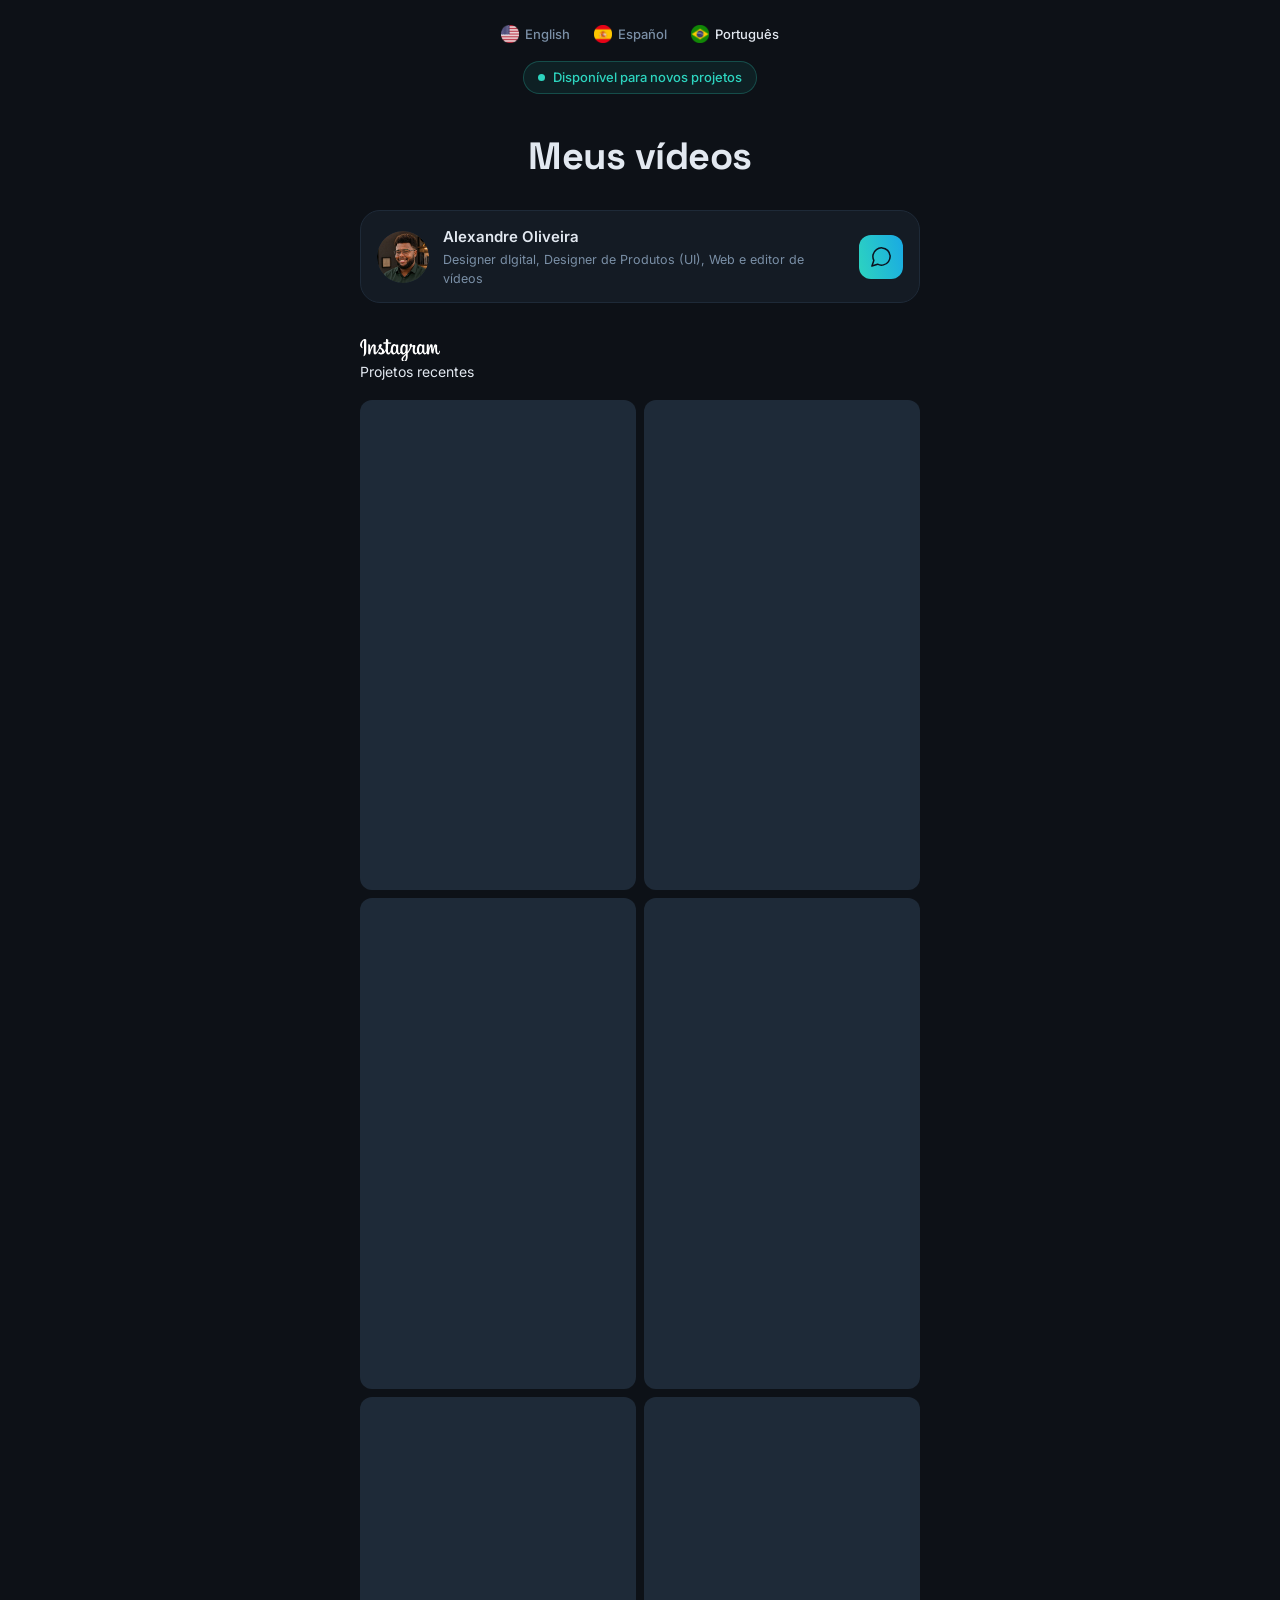
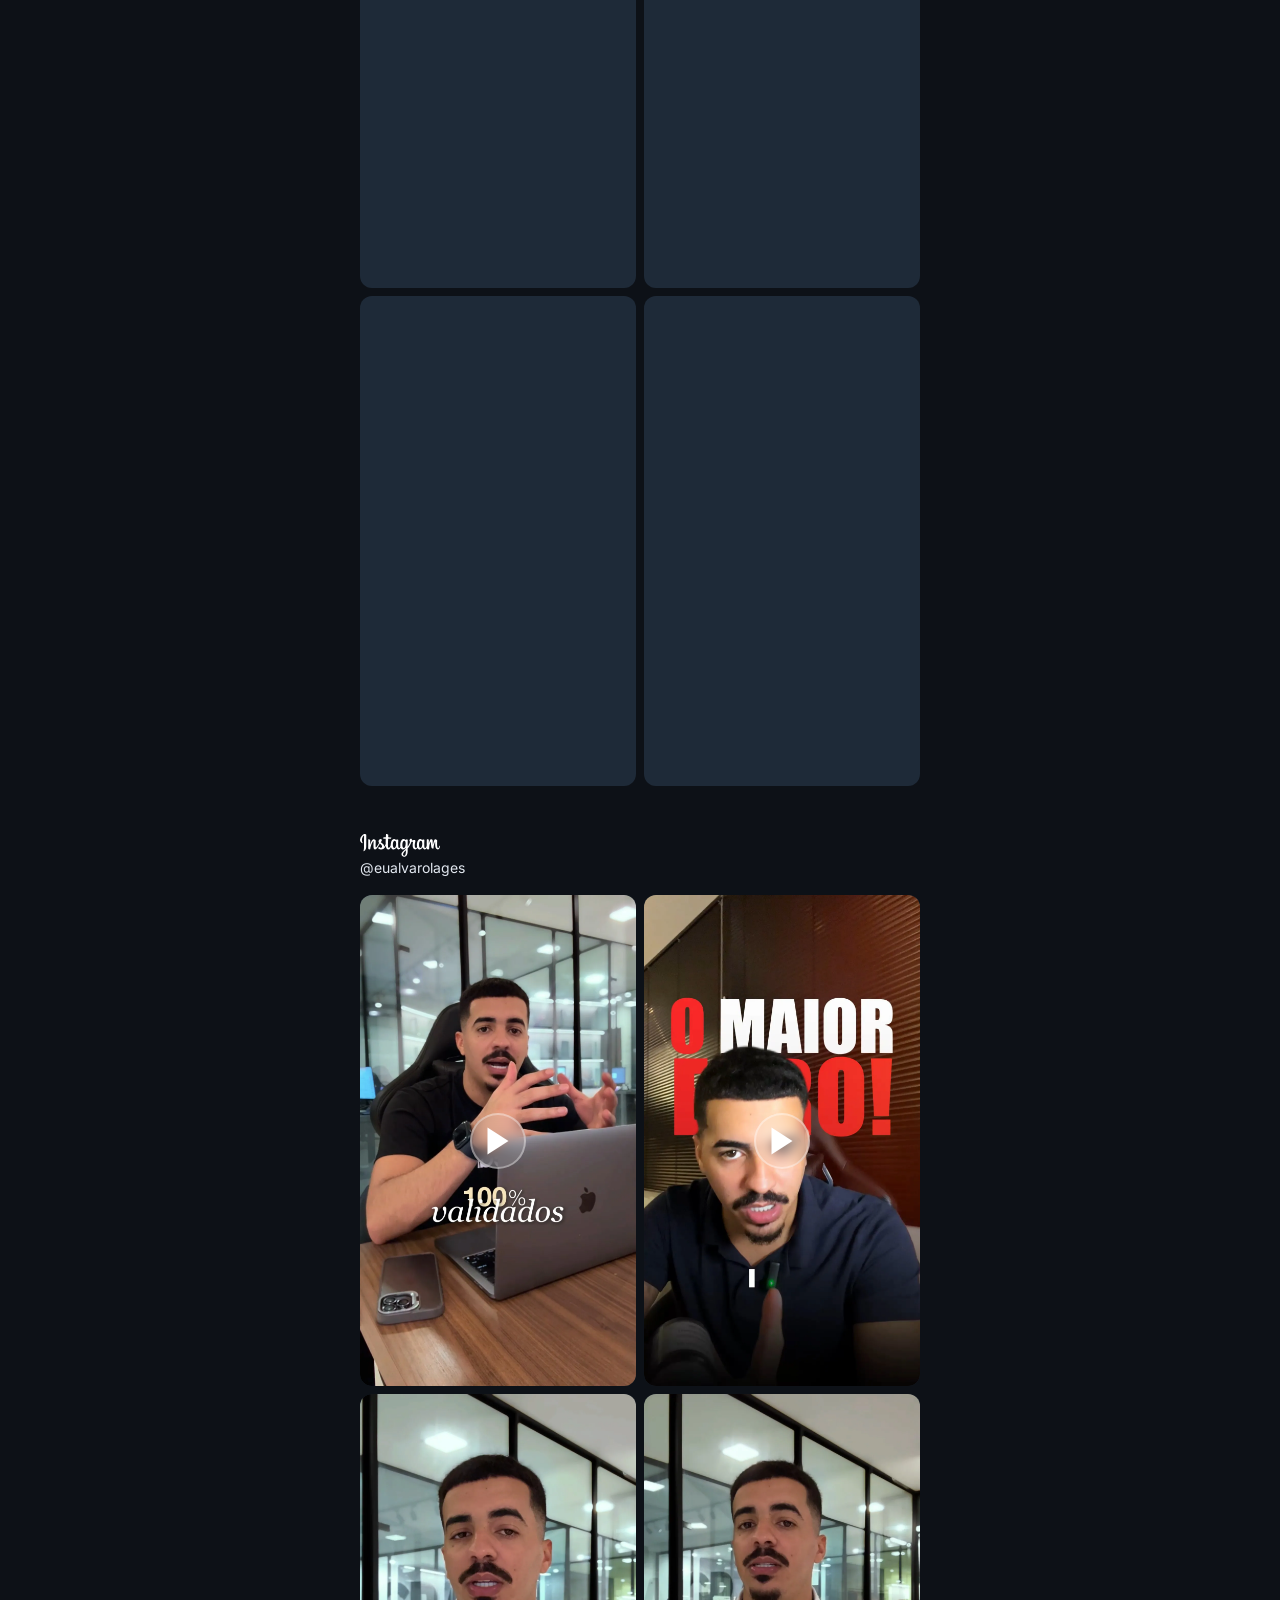
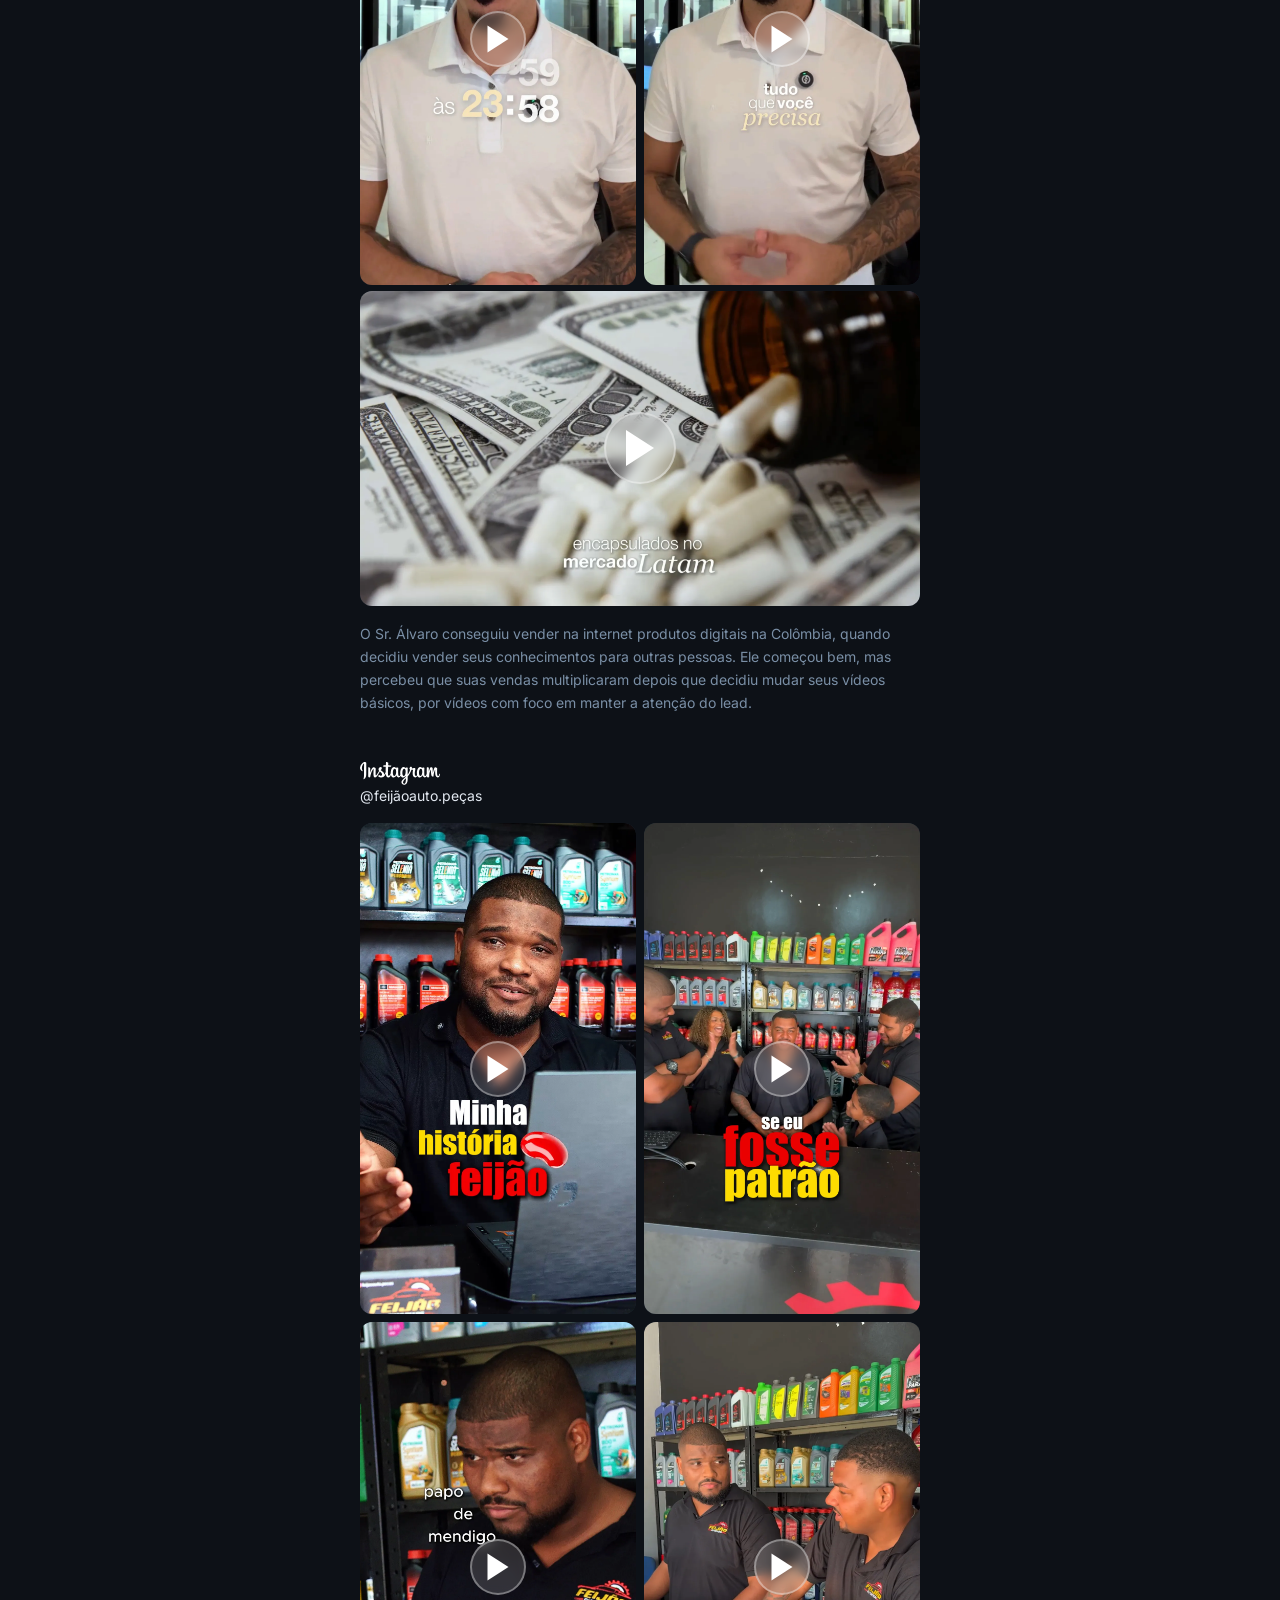
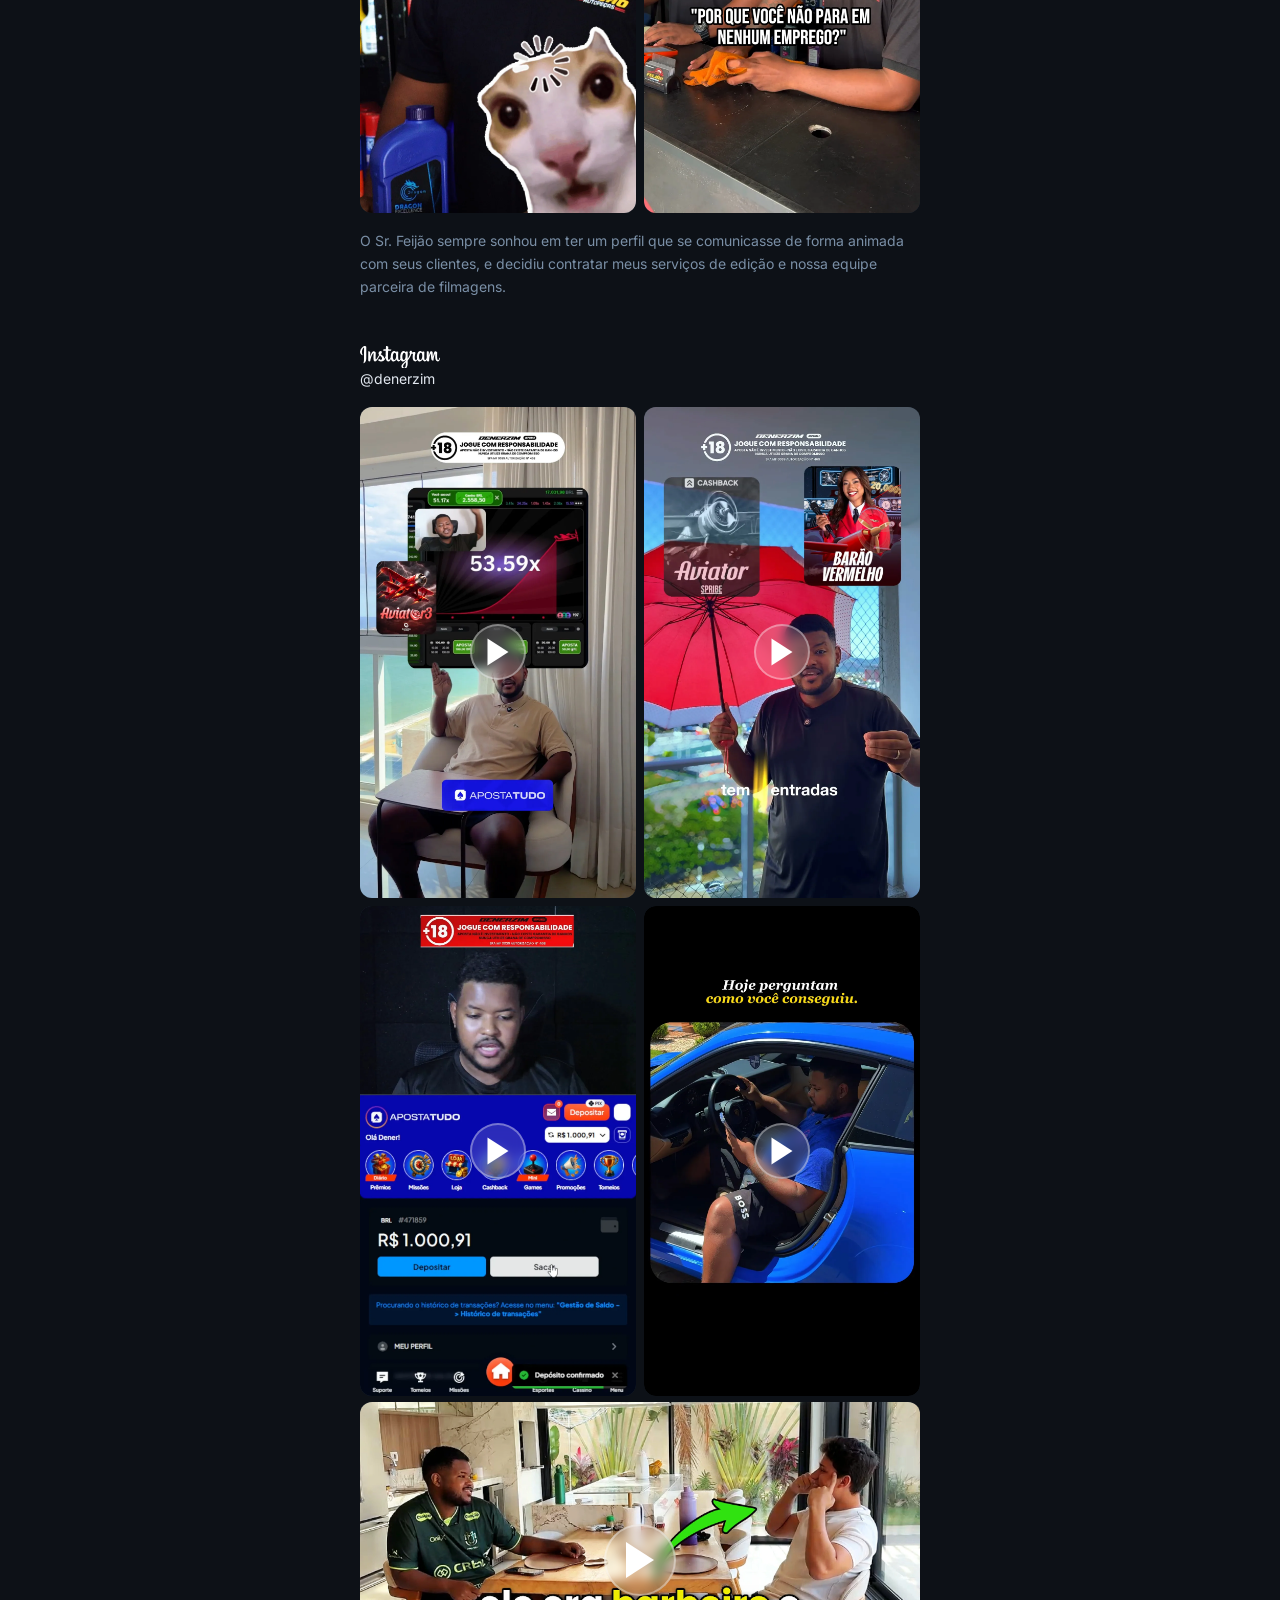
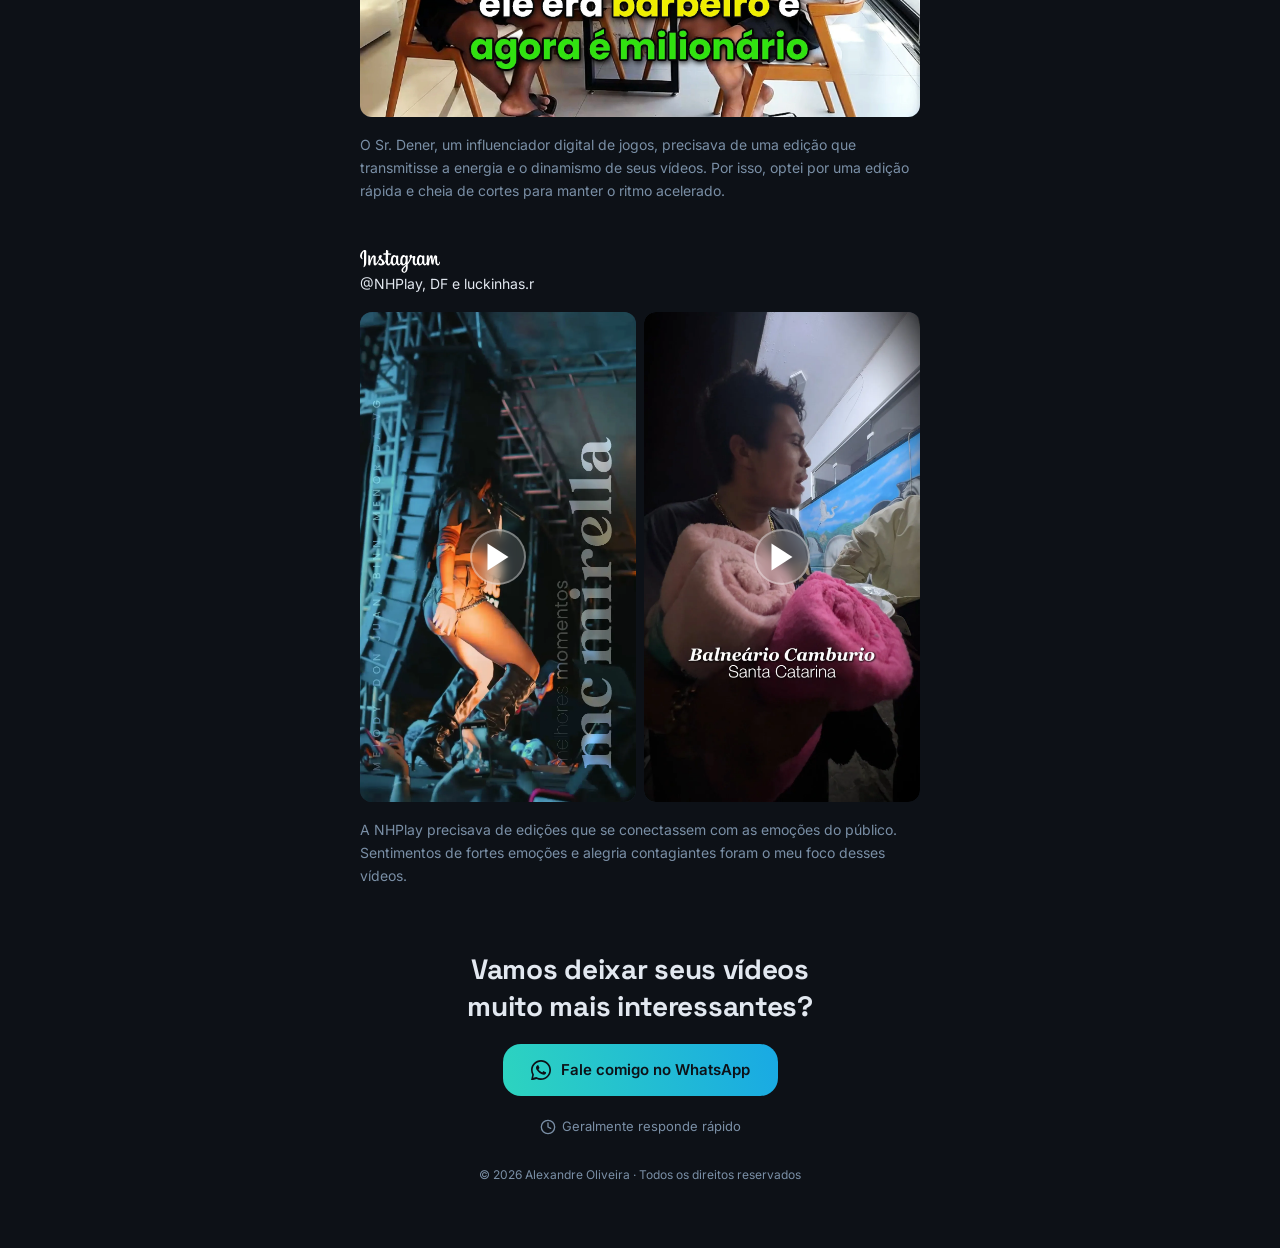
<file: video-pt.html>
<!DOCTYPE html>
<html lang="pt-BR">
<head>
  <meta charset="UTF-8" />
  <meta name="viewport" content="width=device-width, initial-scale=1.0" />
  <title>Alexandre Oliveira · Meus Vídeos</title>

  <!-- ============================================================
       FONTES DO GOOGLE FONTS
       Inter = textos corridos
       Space Grotesk = títulos e destaques
  ============================================================ -->
  <link rel="preconnect" href="https://fonts.googleapis.com" />
  <link rel="preconnect" href="https://fonts.gstatic.com" crossorigin />
  <link
    href="https://fonts.googleapis.com/css2?family=Inter:wght@400;500;600&family=Space+Grotesk:wght@600;700&display=swap"
    rel="stylesheet"
  />

  <!-- Preconnect para os servidores do Vimeo -->
   <link rel="preconnect" href="https://player.vimeo.com">
  <link rel="preconnect" href="https://i.vimeocdn.com">
  <link rel="preconnect" href="https://f.vimeocdn.com">

  <!-- Preconnect para os servidores do YouTube -->
   <link rel="preconnect" href="https://www.youtube.com">
  <link rel="preconnect" href="https://i.ytimg.com">

  <!-- Folha de estilos principal -->
  <link rel="stylesheet" href="css/style.css" />
</head>

<body>

  <!-- ============================================================
       BARRA DE IDIOMAS
       Para adicionar link: substitua o "#" pelo URL desejado
       Para adicionar a imagem da bandeira: coloque o arquivo .png
       em images/flags/ e troque o src abaixo
  ============================================================ -->
  <nav class="lang-bar" aria-label="Seleção de idioma">
    <a href="video-en.html" class="lang-btn" lang="en">
      <!-- Troque o src pela imagem da bandeira inglesa -->
      <img src="images/flags/en.webp" alt="English" class="flag" />
      English
    </a>
    <a href="video-es.html" class="lang-btn" lang="es">
      <!-- Troque o src pela imagem da bandeira espanhola -->
      <img src="images/flags/es.webp" alt="Español" class="flag" />
      Español
    </a>
    <a href="video-pt.html" class="lang-btn lang-active" lang="pt">
      <!-- Troque o src pela imagem da bandeira brasileira -->
      <img src="images/flags/pt.webp" alt="Português" class="flag" />
      Português
    </a>
  </nav>

  <!-- ============================================================
       BADGE "DISPONÍVEL PARA NOVOS PROJETOS"
  ============================================================ -->
  <div class="availability-badge">
    <span class="availability-dot" aria-hidden="true"></span>
    Disponível para novos projetos
  </div>

  <!-- ============================================================
       CABEÇALHO PRINCIPAL
  ============================================================ -->
  <header class="page-header">
    <h1 class="page-title">Meus vídeos</h1>

    <!-- Cartão de perfil -->
    <div class="profile-card">
      <a href="/index.html" class="profile-link">
        <img
          src="images/profile.png"
          alt="Foto de Alexandre Oliveira"
          class="profile-photo"
          width="52"
          height="52"
        loading="lazy"
      /></a>
      <div class="profile-info">
        <strong class="profile-name">Alexandre Oliveira</strong>
        <span class="profile-bio">
          Designer dIgital, Designer de Produtos (UI), Web e editor de vídeos
        </span>
      </div>

      <!-- Botão de mensagem/contato no cabeçalho
           Troque o href pelo link desejado (ex: WhatsApp, email)
           Substitua o conteúdo interno pelo seu SVG -->
      <a href="http://wa.me/5522998368544/" class="icon-btn" aria-label="Enviar mensagem">
        <!-- Cole aqui o SVG do ícone de mensagem -->
        <svg width="23" height="23" viewBox="0 0 23 23" fill="none" xmlns="http://www.w3.org/2000/svg">
        <path d="M7.57079 19.1667C9.39985 20.1049 11.5039 20.3591 13.5037 19.8833C15.5036 19.4075 17.2677 18.2331 18.4783 16.5717C19.6889 14.9102 20.2662 12.8711 20.1064 10.8216C19.9465 8.77221 19.0599 6.84726 17.6063 5.39368C16.1527 3.9401 14.2277 3.05349 12.1783 2.8936C10.1289 2.73372 8.0897 3.31108 6.42829 4.52165C4.76687 5.73221 3.59246 7.49637 3.11667 9.49623C2.64089 11.4961 2.89503 13.6001 3.83329 15.4292L1.91663 21.0833L7.57079 19.1667Z" stroke="#0B101D" stroke-width="1.5" stroke-linecap="round" stroke-linejoin="round"/>
        </svg>
      </a>
    </div>
  </header>

  <!-- ============================================================
       SEÇÃO PRINCIPAL DE VÍDEOS
  ============================================================ -->
  <main class="main-content">

    <!-- ----------------------------------------------------------
         PROJETO 5 — INSTAGRAM @eualvarolage
    ---------------------------------------------------------- -->
    <section class="project-section" aria-labelledby="projeto5-titulo">

      <!-- Cabeçalho do projeto: logo + @handle -->
      <div class="project-header">
        <!-- Cole aqui o SVG do logo do Instagram (ou outra plataforma) -->
        <svg width="80" id="Camada_1" xmlns="http://www.w3.org/2000/svg" version="1.1" viewBox="0 0 800 226.9">
        <!-- Generator: Adobe Illustrator 30.0.0, SVG Export Plug-In . SVG Version: 2.1.1 Build 123)  -->
        <defs>
        <style>
        .st0 {
        fill: #ffffff;
        }
        </style>
        </defs>
        <path class="st0" d="M41.2.7C24.8,7.6,6.8,26.9,1.1,51.3c-7.2,30.8,22.8,43.8,25.2,39.6,2.9-5-5.4-6.7-7.1-22.7-2.2-20.6,7.4-43.7,19.5-53.8,2.2-1.9,2.1.7,2.1,5.6,0,8.7-.5,86.3-.5,102.6s-.9,28.9-2.5,35.7c-1.6,6.9-4.3,11.6-2.3,13.4,2.2,2,11.8-2.8,17.4-10.5,6.7-9.3,9-20.4,9.4-32.5.5-14.6.5-37.8.5-51,0-12.1.2-47.6-.2-68.9-.1-5.2-14.6-10.7-21.5-7.9ZM796.4,116c-2.4,0-3.5,2.4-4.4,6.6-3.1,14.3-6.4,17.6-10.6,17.6s-8.9-7.1-10-21.3c-.9-11.2-.7-31.7.4-52.2.2-4.2-.9-8.4-12.2-12.5-4.9-1.8-11.9-4.4-15.4,4.1-9.9,23.9-13.8,42.9-14.7,50.7,0,.4-.5.5-.6-.5-.6-6.2-1.9-17.4-2-41,0-4.6-1-8.5-6.1-11.7-3.3-2.1-13.3-5.8-16.9-1.4-3.1,3.6-6.7,13.2-10.5,24.7-3.1,9.3-5.2,15.6-5.2,15.6,0,0,0-25.1,0-34.6,0-3.6-2.4-4.8-3.2-5-3.3-1-9.9-2.6-12.7-2.6s-4.3,1.9-4.3,4.7-.5,33-.5,55.8,0,2.1,0,3.2c-1.9,10.5-8.1,24.7-14.8,24.7s-9.9-6-9.9-33.2.5-22.8.7-34.3c.1-6.6.4-11.7.4-12.8,0-3.5-6.2-5.3-9-6-2.9-.7-5.3-.9-7.3-.8-2.7.2-4.7,2-4.7,4.4s0,3.9,0,3.9c-3.5-5.6-9.2-9.4-13-10.5-10.2-3-20.8-.3-28.8,10.9-6.4,8.9-10.2,19-11.7,33.5-1.1,10.6-.7,21.4,1.2,30.5-2.4,10.3-6.8,14.5-11.6,14.5-7,0-12.1-11.4-11.5-31.2.4-13,3-22.1,5.8-35.3,1.2-5.6.2-8.6-2.2-11.4-2.3-2.6-7.1-3.9-14-2.3-4.9,1.2-12,2.4-18.5,3.4,0,0,.4-1.6.7-4.3,1.7-14.4-14-13.2-19-8.6-3,2.7-5,6-5.8,11.8-1.2,9.2,6.3,13.6,6.3,13.6-2.5,11.3-8.5,26.1-14.8,36.8-3.4,5.7-5.9,10-9.2,14.5,0-1.7,0-3.4,0-5,0-23.8.2-42.5.4-49.3.1-6.6.4-11.6.4-12.7,0-2.6-1.5-3.6-4.7-4.8-2.8-1.1-6.1-1.9-9.5-2.1-4.3-.3-6.9,1.9-6.8,4.6,0,.5,0,3.6,0,3.6-3.5-5.6-9.2-9.4-13-10.5-10.2-3-20.8-.3-28.8,10.9-6.4,8.9-10.5,21.4-11.7,33.4-1.1,11.2-.9,20.7.6,28.7-1.6,8-6.3,16.4-11.5,16.4s-10.6-6-10.6-33.2.5-22.8.7-34.3c.1-6.6.4-11.7.4-12.8,0-3.5-6.2-5.3-9-6-3-.7-5.5-.9-7.5-.8-2.6.2-4.4,2.5-4.4,4.3v4c-3.5-5.6-9.2-9.4-13-10.5-10.2-3-20.8-.3-28.8,10.9-5.3,7.3-9.5,15.4-11.7,33.3-.6,5.2-.9,10-.9,14.5-2.1,12.8-11.4,27.7-19,27.7s-8.7-8.6-8.7-27,1.5-59.3,1.8-62.6c0,0,9.6-.2,11.4-.2,4.8,0,9.1,0,15.5-.3,3.2-.2,6.3-11.6,3-13-1.5-.6-12.1-1.2-16.2-1.3-3.5,0-13.3-.8-13.3-.8,0,0,.9-23.1,1.1-25.6.2-2-2.5-3.1-4-3.7-3.7-1.6-7-2.3-10.8-3.1-5.4-1.1-7.8,0-8.3,4.5-.7,6.9-1.1,27.1-1.1,27.1-3.9,0-17.4-.8-21.4-.8s-7.6,15.8-2.6,16c5.8.2,16,.4,22.7.6,0,0-.3,35.4-.3,46.3s0,2.3,0,3.4c-3.7,19.3-16.8,29.8-16.8,29.8,2.8-12.8-2.9-22.4-13.3-30.5-3.8-3-11.3-8.7-19.7-14.9,0,0,4.9-4.8,9.2-14.4,3.1-6.8,3.2-14.7-4.3-16.4-12.4-2.9-22.6,6.3-25.7,16-2.4,7.5-1.1,13.1,3.5,18.9.3.4.7.9,1.1,1.3-2.8,5.4-6.6,12.7-9.9,18.3-9,15.6-15.9,28-21,28s-4.1-12.6-4.1-24.3.7-25.4,1.3-41.2c.2-5.2-2.4-8.2-6.8-10.9-2.7-1.6-8.3-4.9-11.6-4.9-4.9,0-19.1.7-32.5,39.4-1.7,4.9-5,13.8-5,13.8l.3-46.6c0-1.1-.6-2.2-1.9-2.9-2.3-1.2-8.3-3.7-13.7-3.7s-3.8,1.2-3.8,3.6l-.5,73c0,5.5.1,12,.7,14.8.5,2.8,1.4,5.1,2.5,6.5,1.1,1.4,2.4,2.4,4.4,2.8,1.9.4,12.6,1.8,13.1-2.3.7-4.9.7-10.1,6.3-29.8,8.7-30.6,20-45.5,25.4-50.8.9-.9,2-1,1.9.5-.2,6.7-1,23.5-1.6,37.7-1.4,38.1,5.5,45.2,15.4,45.2s18.3-7.5,29.7-26.6c7.1-11.9,14.1-23.5,19-31.9,3.5,3.2,7.4,6.7,11.3,10.4,9,8.6,12,16.7,10,24.5-1.5,5.9-7.2,12-17.3,6.1-2.9-1.7-4.2-3.1-7.2-5-1.6-1-4-1.4-5.5-.3-3.8,2.9-5.9,6.5-7.2,11-1.2,4.4,3.2,6.7,7.7,8.7,3.9,1.7,12.3,3.3,17.7,3.5,20.9.7,37.6-10.1,49.2-37.8,2.1,24,10.9,37.6,26.3,37.6s20.6-13.3,25.1-26.4c1.3,5.3,3.2,10,5.7,13.9,11.9,18.8,34.9,14.7,46.4-1.2,3.6-4.9,4.1-6.7,4.1-6.7,1.7,15.1,13.8,20.3,20.8,20.3s15.8-3.7,21.4-16.4c.6,1.4,1.4,2.7,2.2,3.9,11.9,18.8,34.9,14.7,46.4-1.2.5-.8,1-1.4,1.4-2l.3,9.9-10.6,9.8c-17.8,16.3-31.4,28.7-32.4,43.2-1.3,18.4,13.7,25.3,25,26.2,12,1,22.3-5.7,28.6-15,5.6-8.2,9.2-25.7,8.9-43.1-.1-6.9-.3-15.8-.4-25.3,6.3-7.3,13.3-16.5,19.8-27.2,7.1-11.7,14.7-27.5,18.6-39.7,0,0,6.6,0,13.6-.4,2.3-.1,2.9.3,2.5,2-.5,2-8.9,34.3-1.2,55.9,5.2,14.7,17,19.5,24,19.5s16-6.2,20.2-15.4c.5,1,1,2,1.6,2.9,11.9,18.8,34.8,14.7,46.4-1.2,2.6-3.6,4.1-6.7,4.1-6.7,2.5,15.6,14.6,20.4,21.6,20.4s14.1-3,19.7-16.2c.2,5.8.6,10.6,1.2,12,.4.9,2.4,2.1,3.9,2.6,6.6,2.5,13.4,1.3,15.9.8,1.7-.4,3.1-1.7,3.3-5.3.5-9.4.2-25.2,3-37,4.8-19.7,9.3-27.4,11.4-31.2,1.2-2.1,2.5-2.5,2.6-.2,0,4.5.3,17.9,2.2,35.8,1.4,13.2,3.2,21,4.6,23.4,4,7.1,8.9,7.4,12.9,7.4s7.9-.7,7.4-5.2c-.2-2.2.2-15.7,4.9-35.1,3.1-12.7,8.2-24.2,10.1-28.3.7-1.5,1-.3,1,0-.4,8.7-1.3,37.3,2.3,53,4.8,21.2,18.8,23.5,23.7,23.5,10.4,0,18.9-7.9,21.7-28.7.7-5-.3-8.9-3.4-8.9h0ZM361.3,103.1c-.6,11-2.7,20.2-6.2,26.9-6.2,12.1-18.6,15.9-24-1.5-3.9-12.6-2.6-29.8-1-39.1,2.4-13.8,8.5-23.5,17.9-22.6,9.7,1,14.4,13.4,13.2,36.3ZM456.3,103.3c-.6,10.4-3.2,20.8-6.2,26.7-6.1,12.2-18.7,16-24-1.5-3.6-12-2.7-27.5-1-37.2,2.3-12.7,7.9-24.4,17.9-24.4,9.8,0,14.6,10.7,13.2,36.5ZM458.8,174.2c-.1,19-3.1,35.6-9.5,40.4-9.1,6.8-21.3,1.7-18.7-12.1,2.2-12.2,12.8-24.7,28.3-40,0,0,0,3.5,0,11.7ZM622.6,103.4c-.5,11.4-3.1,20.3-6.2,26.6-6.1,12.2-18.7,16-24-1.5-2.9-9.5-3-25.5-1-38.8,2.1-13.6,8.1-23.8,17.9-22.9,9.7.9,14.3,13.4,13.2,36.6Z"/>
        </svg>

        <!-- Troque o href pelo link do perfil no Instagram -->
        <a class="platform-handle" id="projeto5-titulo" target="_blank" rel="noopener noreferrer">
          Projetos recentes
        </a>
      </div>

      <!-- Grade / carrossel de vídeos 9:16 -->
      <!-- No mobile: vira carrossel horizontal (scroll)
           No PC: exibe todos em grade 2×2 -->
      <div class="video-grid carousel" role="list">

        <!-- ---- VÍDEO 1 ----
             thumb-src   = caminho ou URL da miniatura (thumbnail)
             data-vimeo  = ID do vídeo no Vimeo (ex: 123456789) -->

             <!-- ---- VÍDEO 6 FLAVINHO ---- -->
        <div class="video-item ratio-9-16" role="listitem">
          <script src="https://fast.wistia.com/player.js" async></script><script src="https://fast.wistia.com/embed/zwri9880zo.js" async type="module"></script><style>wistia-player[media-id='zwri9880zo']:not(:defined) { background: center / contain no-repeat url('https://fast.wistia.com/embed/medias/zwri9880zo/swatch'); display: block; filter: blur(5px); padding-top:177.78%; }</style> <wistia-player media-id="zwri9880zo" aspect="0.5625"></wistia-player>
        </div>

             <!-- ---- VÍDEO 5 UNIAO ---- -->
        <div class="video-item ratio-9-16" role="listitem">
          <script src="https://fast.wistia.com/player.js" async></script><script src="https://fast.wistia.com/embed/dsjer2wb8y.js" async type="module"></script><style>wistia-player[media-id='dsjer2wb8y']:not(:defined) { background: center / contain no-repeat url('https://fast.wistia.com/embed/medias/dsjer2wb8y/swatch'); display: block; filter: blur(5px); padding-top:177.78%; }</style> <wistia-player media-id="dsjer2wb8y" aspect="0.5625"></wistia-player>
        </div>

             <!-- ---- VÍDEO 4 PREFEITURA 3 ---- -->
        <div class="video-item ratio-9-16" role="listitem">
          <script src="https://fast.wistia.com/player.js" async></script><script src="https://fast.wistia.com/embed/sfobra9t45.js" async type="module"></script><style>wistia-player[media-id='sfobra9t45']:not(:defined) { background: center / contain no-repeat url('https://fast.wistia.com/embed/medias/sfobra9t45/swatch'); display: block; filter: blur(5px); padding-top:177.78%; }</style> <wistia-player media-id="sfobra9t45" aspect="0.5625"></wistia-player>
        </div>

            <!-- ---- VÍDEO 3 WEITER ---- -->
        <div class="video-item ratio-9-16" role="listitem">
          <script src="https://fast.wistia.com/player.js" async></script><script src="https://fast.wistia.com/embed/c5e16uiwa8.js" async type="module"></script><style>wistia-player[media-id='c5e16uiwa8']:not(:defined) { background: center / contain no-repeat url('https://fast.wistia.com/embed/medias/c5e16uiwa8/swatch'); display: block; filter: blur(5px); padding-top:177.78%; }</style> <wistia-player media-id="c5e16uiwa8" aspect="0.5625"></wistia-player>
          <!-- O iframe do Vimeo é inserido aqui via JS ao clicar em play -->
        </div>

        <!-- ---- VÍDEO 2 PREFEITURA 2 ---- -->
        <div class="video-item ratio-9-16" role="listitem">
          <script src="https://fast.wistia.com/player.js" async></script><script src="https://fast.wistia.com/embed/4dz522hcvx.js" async type="module"></script><style>wistia-player[media-id='4dz522hcvx']:not(:defined) { background: center / contain no-repeat url('https://fast.wistia.com/embed/medias/4dz522hcvx/swatch'); display: block; filter: blur(5px); padding-top:177.78%; }</style> <wistia-player media-id="4dz522hcvx" aspect="0.5625"></wistia-player>
        </div>

        <!-- ---- VÍDEO 2 ESPOSA DENER ---- -->
        <div class="video-item ratio-9-16" role="listitem">
          <script src="https://fast.wistia.com/player.js" async></script><script src="https://fast.wistia.com/embed/8bokxzx6nw.js" async type="module"></script><style>wistia-player[media-id='8bokxzx6nw']:not(:defined) { background: center / contain no-repeat url('https://fast.wistia.com/embed/medias/8bokxzx6nw/swatch'); display: block; filter: blur(5px); padding-top:177.78%; }</style> <wistia-player media-id="8bokxzx6nw" aspect="0.5625"></wistia-player>
        </div>

        <!-- ---- VÍDEO 1 UNIAO ---- -->
        <div class="video-item ratio-9-16" role="listitem">
          <script src="https://fast.wistia.com/player.js" async></script><script src="https://fast.wistia.com/embed/oxanw2b5vm.js" async type="module"></script><style>wistia-player[media-id='oxanw2b5vm']:not(:defined) { background: center / contain no-repeat url('https://fast.wistia.com/embed/medias/oxanw2b5vm/swatch'); display: block; filter: blur(5px); padding-top:177.78%; }</style> <wistia-player media-id="oxanw2b5vm" aspect="0.5625"></wistia-player>
        </div>

        <!-- ---- VÍDEO 2 PREFEITURA 1 ---- -->
        <div class="video-item ratio-9-16" role="listitem">
          <script src="https://fast.wistia.com/player.js" async></script><script src="https://fast.wistia.com/embed/eht3u2glqg.js" async type="module"></script><style>wistia-player[media-id='eht3u2glqg']:not(:defined) { background: center / contain no-repeat url('https://fast.wistia.com/embed/medias/eht3u2glqg/swatch'); display: block; filter: blur(5px); padding-top:177.78%; }</style> <wistia-player media-id="eht3u2glqg" aspect="0.5625"></wistia-player>
        </div>


      </div><!-- /video-grid -->

      
</div>
      <!-- ----- /Vídeo 5 ----- 16:9 -->

      <!-- Descrição do projeto -->
    </section><!-- /projeto 1 -->

    <!-- ----------------------------------------------------------
         PROJETO 1 — INSTAGRAM @eualvarolage
    ---------------------------------------------------------- -->
    <section class="project-section" aria-labelledby="projeto1-titulo">

      <!-- Cabeçalho do projeto: logo + @handle -->
      <div class="project-header">
        <!-- Cole aqui o SVG do logo do Instagram (ou outra plataforma) -->
        <svg width="80" id="Camada_1" xmlns="http://www.w3.org/2000/svg" version="1.1" viewBox="0 0 800 226.9">
        <!-- Generator: Adobe Illustrator 30.0.0, SVG Export Plug-In . SVG Version: 2.1.1 Build 123)  -->
        <defs>
        <style>
        .st0 {
        fill: #ffffff;
        }
        </style>
        </defs>
        <path class="st0" d="M41.2.7C24.8,7.6,6.8,26.9,1.1,51.3c-7.2,30.8,22.8,43.8,25.2,39.6,2.9-5-5.4-6.7-7.1-22.7-2.2-20.6,7.4-43.7,19.5-53.8,2.2-1.9,2.1.7,2.1,5.6,0,8.7-.5,86.3-.5,102.6s-.9,28.9-2.5,35.7c-1.6,6.9-4.3,11.6-2.3,13.4,2.2,2,11.8-2.8,17.4-10.5,6.7-9.3,9-20.4,9.4-32.5.5-14.6.5-37.8.5-51,0-12.1.2-47.6-.2-68.9-.1-5.2-14.6-10.7-21.5-7.9ZM796.4,116c-2.4,0-3.5,2.4-4.4,6.6-3.1,14.3-6.4,17.6-10.6,17.6s-8.9-7.1-10-21.3c-.9-11.2-.7-31.7.4-52.2.2-4.2-.9-8.4-12.2-12.5-4.9-1.8-11.9-4.4-15.4,4.1-9.9,23.9-13.8,42.9-14.7,50.7,0,.4-.5.5-.6-.5-.6-6.2-1.9-17.4-2-41,0-4.6-1-8.5-6.1-11.7-3.3-2.1-13.3-5.8-16.9-1.4-3.1,3.6-6.7,13.2-10.5,24.7-3.1,9.3-5.2,15.6-5.2,15.6,0,0,0-25.1,0-34.6,0-3.6-2.4-4.8-3.2-5-3.3-1-9.9-2.6-12.7-2.6s-4.3,1.9-4.3,4.7-.5,33-.5,55.8,0,2.1,0,3.2c-1.9,10.5-8.1,24.7-14.8,24.7s-9.9-6-9.9-33.2.5-22.8.7-34.3c.1-6.6.4-11.7.4-12.8,0-3.5-6.2-5.3-9-6-2.9-.7-5.3-.9-7.3-.8-2.7.2-4.7,2-4.7,4.4s0,3.9,0,3.9c-3.5-5.6-9.2-9.4-13-10.5-10.2-3-20.8-.3-28.8,10.9-6.4,8.9-10.2,19-11.7,33.5-1.1,10.6-.7,21.4,1.2,30.5-2.4,10.3-6.8,14.5-11.6,14.5-7,0-12.1-11.4-11.5-31.2.4-13,3-22.1,5.8-35.3,1.2-5.6.2-8.6-2.2-11.4-2.3-2.6-7.1-3.9-14-2.3-4.9,1.2-12,2.4-18.5,3.4,0,0,.4-1.6.7-4.3,1.7-14.4-14-13.2-19-8.6-3,2.7-5,6-5.8,11.8-1.2,9.2,6.3,13.6,6.3,13.6-2.5,11.3-8.5,26.1-14.8,36.8-3.4,5.7-5.9,10-9.2,14.5,0-1.7,0-3.4,0-5,0-23.8.2-42.5.4-49.3.1-6.6.4-11.6.4-12.7,0-2.6-1.5-3.6-4.7-4.8-2.8-1.1-6.1-1.9-9.5-2.1-4.3-.3-6.9,1.9-6.8,4.6,0,.5,0,3.6,0,3.6-3.5-5.6-9.2-9.4-13-10.5-10.2-3-20.8-.3-28.8,10.9-6.4,8.9-10.5,21.4-11.7,33.4-1.1,11.2-.9,20.7.6,28.7-1.6,8-6.3,16.4-11.5,16.4s-10.6-6-10.6-33.2.5-22.8.7-34.3c.1-6.6.4-11.7.4-12.8,0-3.5-6.2-5.3-9-6-3-.7-5.5-.9-7.5-.8-2.6.2-4.4,2.5-4.4,4.3v4c-3.5-5.6-9.2-9.4-13-10.5-10.2-3-20.8-.3-28.8,10.9-5.3,7.3-9.5,15.4-11.7,33.3-.6,5.2-.9,10-.9,14.5-2.1,12.8-11.4,27.7-19,27.7s-8.7-8.6-8.7-27,1.5-59.3,1.8-62.6c0,0,9.6-.2,11.4-.2,4.8,0,9.1,0,15.5-.3,3.2-.2,6.3-11.6,3-13-1.5-.6-12.1-1.2-16.2-1.3-3.5,0-13.3-.8-13.3-.8,0,0,.9-23.1,1.1-25.6.2-2-2.5-3.1-4-3.7-3.7-1.6-7-2.3-10.8-3.1-5.4-1.1-7.8,0-8.3,4.5-.7,6.9-1.1,27.1-1.1,27.1-3.9,0-17.4-.8-21.4-.8s-7.6,15.8-2.6,16c5.8.2,16,.4,22.7.6,0,0-.3,35.4-.3,46.3s0,2.3,0,3.4c-3.7,19.3-16.8,29.8-16.8,29.8,2.8-12.8-2.9-22.4-13.3-30.5-3.8-3-11.3-8.7-19.7-14.9,0,0,4.9-4.8,9.2-14.4,3.1-6.8,3.2-14.7-4.3-16.4-12.4-2.9-22.6,6.3-25.7,16-2.4,7.5-1.1,13.1,3.5,18.9.3.4.7.9,1.1,1.3-2.8,5.4-6.6,12.7-9.9,18.3-9,15.6-15.9,28-21,28s-4.1-12.6-4.1-24.3.7-25.4,1.3-41.2c.2-5.2-2.4-8.2-6.8-10.9-2.7-1.6-8.3-4.9-11.6-4.9-4.9,0-19.1.7-32.5,39.4-1.7,4.9-5,13.8-5,13.8l.3-46.6c0-1.1-.6-2.2-1.9-2.9-2.3-1.2-8.3-3.7-13.7-3.7s-3.8,1.2-3.8,3.6l-.5,73c0,5.5.1,12,.7,14.8.5,2.8,1.4,5.1,2.5,6.5,1.1,1.4,2.4,2.4,4.4,2.8,1.9.4,12.6,1.8,13.1-2.3.7-4.9.7-10.1,6.3-29.8,8.7-30.6,20-45.5,25.4-50.8.9-.9,2-1,1.9.5-.2,6.7-1,23.5-1.6,37.7-1.4,38.1,5.5,45.2,15.4,45.2s18.3-7.5,29.7-26.6c7.1-11.9,14.1-23.5,19-31.9,3.5,3.2,7.4,6.7,11.3,10.4,9,8.6,12,16.7,10,24.5-1.5,5.9-7.2,12-17.3,6.1-2.9-1.7-4.2-3.1-7.2-5-1.6-1-4-1.4-5.5-.3-3.8,2.9-5.9,6.5-7.2,11-1.2,4.4,3.2,6.7,7.7,8.7,3.9,1.7,12.3,3.3,17.7,3.5,20.9.7,37.6-10.1,49.2-37.8,2.1,24,10.9,37.6,26.3,37.6s20.6-13.3,25.1-26.4c1.3,5.3,3.2,10,5.7,13.9,11.9,18.8,34.9,14.7,46.4-1.2,3.6-4.9,4.1-6.7,4.1-6.7,1.7,15.1,13.8,20.3,20.8,20.3s15.8-3.7,21.4-16.4c.6,1.4,1.4,2.7,2.2,3.9,11.9,18.8,34.9,14.7,46.4-1.2.5-.8,1-1.4,1.4-2l.3,9.9-10.6,9.8c-17.8,16.3-31.4,28.7-32.4,43.2-1.3,18.4,13.7,25.3,25,26.2,12,1,22.3-5.7,28.6-15,5.6-8.2,9.2-25.7,8.9-43.1-.1-6.9-.3-15.8-.4-25.3,6.3-7.3,13.3-16.5,19.8-27.2,7.1-11.7,14.7-27.5,18.6-39.7,0,0,6.6,0,13.6-.4,2.3-.1,2.9.3,2.5,2-.5,2-8.9,34.3-1.2,55.9,5.2,14.7,17,19.5,24,19.5s16-6.2,20.2-15.4c.5,1,1,2,1.6,2.9,11.9,18.8,34.8,14.7,46.4-1.2,2.6-3.6,4.1-6.7,4.1-6.7,2.5,15.6,14.6,20.4,21.6,20.4s14.1-3,19.7-16.2c.2,5.8.6,10.6,1.2,12,.4.9,2.4,2.1,3.9,2.6,6.6,2.5,13.4,1.3,15.9.8,1.7-.4,3.1-1.7,3.3-5.3.5-9.4.2-25.2,3-37,4.8-19.7,9.3-27.4,11.4-31.2,1.2-2.1,2.5-2.5,2.6-.2,0,4.5.3,17.9,2.2,35.8,1.4,13.2,3.2,21,4.6,23.4,4,7.1,8.9,7.4,12.9,7.4s7.9-.7,7.4-5.2c-.2-2.2.2-15.7,4.9-35.1,3.1-12.7,8.2-24.2,10.1-28.3.7-1.5,1-.3,1,0-.4,8.7-1.3,37.3,2.3,53,4.8,21.2,18.8,23.5,23.7,23.5,10.4,0,18.9-7.9,21.7-28.7.7-5-.3-8.9-3.4-8.9h0ZM361.3,103.1c-.6,11-2.7,20.2-6.2,26.9-6.2,12.1-18.6,15.9-24-1.5-3.9-12.6-2.6-29.8-1-39.1,2.4-13.8,8.5-23.5,17.9-22.6,9.7,1,14.4,13.4,13.2,36.3ZM456.3,103.3c-.6,10.4-3.2,20.8-6.2,26.7-6.1,12.2-18.7,16-24-1.5-3.6-12-2.7-27.5-1-37.2,2.3-12.7,7.9-24.4,17.9-24.4,9.8,0,14.6,10.7,13.2,36.5ZM458.8,174.2c-.1,19-3.1,35.6-9.5,40.4-9.1,6.8-21.3,1.7-18.7-12.1,2.2-12.2,12.8-24.7,28.3-40,0,0,0,3.5,0,11.7ZM622.6,103.4c-.5,11.4-3.1,20.3-6.2,26.6-6.1,12.2-18.7,16-24-1.5-2.9-9.5-3-25.5-1-38.8,2.1-13.6,8.1-23.8,17.9-22.9,9.7.9,14.3,13.4,13.2,36.6Z"/>
        </svg>

        <!-- Troque o href pelo link do perfil no Instagram -->
        <a href="https://www.instagram.com/eualvarolage/" class="platform-handle" id="projeto1-titulo" target="_blank" rel="noopener noreferrer">
          @eualvarolages
        </a>
      </div>

      <!-- Grade / carrossel de vídeos 9:16 -->
      <!-- No mobile: vira carrossel horizontal (scroll)
           No PC: exibe todos em grade 2×2 -->
      <div class="video-grid carousel" role="list">

        <!-- ---- VÍDEO 1 ----
             thumb-src   = caminho ou URL da miniatura (thumbnail)
             data-vimeo  = ID do vídeo no Vimeo (ex: 123456789) -->
        <div class="video-item ratio-9-16" role="listitem">
          <div
            class="video-thumb"
            data-vimeo="1188566480"
            style="background-image: url('images/thumbnails/proj1-vid1.webp')"
            aria-label="Assistir vídeo 1"
            tabindex="0"
            role="button"
          >
            <button class="play-btn" aria-label="Play">
              <!-- Ícone de play — você pode substituir pelo seu SVG -->
              <svg xmlns="http://www.w3.org/2000/svg" width="36" height="36" viewBox="0 0 24 24" fill="currentColor" aria-hidden="true">
                <polygon points="5,3 19,12 5,21"/>
              </svg>
            </button>
          </div>
          <!-- O iframe do Vimeo é inserido aqui via JS ao clicar em play -->
        </div>

        <!-- ---- VÍDEO 2 ---- -->
        <div class="video-item ratio-9-16" role="listitem">
          <div
            class="video-thumb"
            data-vimeo="1188611973"
            style="background-image: url('images/thumbnails/proj1-vid2.webp')"
            aria-label="Assistir vídeo 2"
            tabindex="0"
            role="button"
          >
            <button class="play-btn" aria-label="Play">
              <svg xmlns="http://www.w3.org/2000/svg" width="36" height="36" viewBox="0 0 24 24" fill="currentColor" aria-hidden="true">
                <polygon points="5,3 19,12 5,21"/>
              </svg>
            </button>
          </div>
        </div>

        <!-- ---- VÍDEO 3 ---- -->
        <div class="video-item ratio-9-16" role="listitem">
          <div
            class="video-thumb"
            data-vimeo="1188614020"
            style="background-image: url('images/thumbnails/proj1-vid3.webp')"
            aria-label="Assistir vídeo 3"
            tabindex="0"
            role="button"
          >
            <button class="play-btn" aria-label="Play">
              <svg xmlns="http://www.w3.org/2000/svg" width="36" height="36" viewBox="0 0 24 24" fill="currentColor" aria-hidden="true">
                <polygon points="5,3 19,12 5,21"/>
              </svg>
            </button>
          </div>
        </div>

        <!-- ---- VÍDEO 4 ---- -->
        <div class="video-item ratio-9-16" role="listitem">
          <div
            class="video-thumb"
            data-vimeo="1188614745"
            style="background-image: url('images/thumbnails/proj1-vid4.webp')"
            aria-label="Assistir vídeo 4"
            tabindex="0"
            role="button"
          >
            <button class="play-btn" aria-label="Play">
              <svg xmlns="http://www.w3.org/2000/svg" width="36" height="36" viewBox="0 0 24 24" fill="currentColor" aria-hidden="true">
                <polygon points="5,3 19,12 5,21"/>
              </svg>
            </button>
          </div>
        </div>

      </div><!-- /video-grid -->

      <!-- ----- Vídeo 5 ----- 16:9 -->
    
      <div class="video-item ratio-16-9">
      <div
      class="video-thumb"
      data-youtube="K-4NsRtoq54"
      style="background-image: url('images/thumbnails/proj1-vid5.webp')"
      aria-label="Assistir vídeo"
      tabindex="0"
      role="button"
  >
    <button class="play-btn play-btn--large" aria-label="Play">
      <svg xmlns="http://www.w3.org/2000/svg" width="48" height="48" viewBox="0 0 24 24" fill="currentColor">
        <polygon points="5,3 19,12 5,21"/>
      </svg>
    </button>
  </div>
</div>
      <!-- ----- /Vídeo 5 ----- 16:9 -->

      <!-- Descrição do projeto -->
      <p class="project-desc">
        O Sr. Álvaro conseguiu vender na internet produtos digitais na Colômbia,
        quando decidiu vender seus conhecimentos para outras pessoas. Ele começou
        bem, mas percebeu que suas vendas multiplicaram depois que decidiu mudar
        seus vídeos básicos, por vídeos com foco em manter a atenção do lead.
      </p>

    </section><!-- /projeto 1 -->


    <!-- ----------------------------------------------------------
         PROJETO 2 — INSTAGRAM @feijãoauto.peças
    ---------------------------------------------------------- -->
    <section class="project-section" aria-labelledby="projeto2-titulo">

      <div class="project-header">
        <!-- Cole aqui o SVG do logo do Instagram -->
        <svg width="80" id="Camada_1" xmlns="http://www.w3.org/2000/svg" version="1.1" viewBox="0 0 800 226.9">
        <!-- Generator: Adobe Illustrator 30.0.0, SVG Export Plug-In . SVG Version: 2.1.1 Build 123)  -->
        <defs>
        <style>
        .st0 {
        fill: #ffffff;
        }
        </style>
        </defs>
        <path class="st0" d="M41.2.7C24.8,7.6,6.8,26.9,1.1,51.3c-7.2,30.8,22.8,43.8,25.2,39.6,2.9-5-5.4-6.7-7.1-22.7-2.2-20.6,7.4-43.7,19.5-53.8,2.2-1.9,2.1.7,2.1,5.6,0,8.7-.5,86.3-.5,102.6s-.9,28.9-2.5,35.7c-1.6,6.9-4.3,11.6-2.3,13.4,2.2,2,11.8-2.8,17.4-10.5,6.7-9.3,9-20.4,9.4-32.5.5-14.6.5-37.8.5-51,0-12.1.2-47.6-.2-68.9-.1-5.2-14.6-10.7-21.5-7.9ZM796.4,116c-2.4,0-3.5,2.4-4.4,6.6-3.1,14.3-6.4,17.6-10.6,17.6s-8.9-7.1-10-21.3c-.9-11.2-.7-31.7.4-52.2.2-4.2-.9-8.4-12.2-12.5-4.9-1.8-11.9-4.4-15.4,4.1-9.9,23.9-13.8,42.9-14.7,50.7,0,.4-.5.5-.6-.5-.6-6.2-1.9-17.4-2-41,0-4.6-1-8.5-6.1-11.7-3.3-2.1-13.3-5.8-16.9-1.4-3.1,3.6-6.7,13.2-10.5,24.7-3.1,9.3-5.2,15.6-5.2,15.6,0,0,0-25.1,0-34.6,0-3.6-2.4-4.8-3.2-5-3.3-1-9.9-2.6-12.7-2.6s-4.3,1.9-4.3,4.7-.5,33-.5,55.8,0,2.1,0,3.2c-1.9,10.5-8.1,24.7-14.8,24.7s-9.9-6-9.9-33.2.5-22.8.7-34.3c.1-6.6.4-11.7.4-12.8,0-3.5-6.2-5.3-9-6-2.9-.7-5.3-.9-7.3-.8-2.7.2-4.7,2-4.7,4.4s0,3.9,0,3.9c-3.5-5.6-9.2-9.4-13-10.5-10.2-3-20.8-.3-28.8,10.9-6.4,8.9-10.2,19-11.7,33.5-1.1,10.6-.7,21.4,1.2,30.5-2.4,10.3-6.8,14.5-11.6,14.5-7,0-12.1-11.4-11.5-31.2.4-13,3-22.1,5.8-35.3,1.2-5.6.2-8.6-2.2-11.4-2.3-2.6-7.1-3.9-14-2.3-4.9,1.2-12,2.4-18.5,3.4,0,0,.4-1.6.7-4.3,1.7-14.4-14-13.2-19-8.6-3,2.7-5,6-5.8,11.8-1.2,9.2,6.3,13.6,6.3,13.6-2.5,11.3-8.5,26.1-14.8,36.8-3.4,5.7-5.9,10-9.2,14.5,0-1.7,0-3.4,0-5,0-23.8.2-42.5.4-49.3.1-6.6.4-11.6.4-12.7,0-2.6-1.5-3.6-4.7-4.8-2.8-1.1-6.1-1.9-9.5-2.1-4.3-.3-6.9,1.9-6.8,4.6,0,.5,0,3.6,0,3.6-3.5-5.6-9.2-9.4-13-10.5-10.2-3-20.8-.3-28.8,10.9-6.4,8.9-10.5,21.4-11.7,33.4-1.1,11.2-.9,20.7.6,28.7-1.6,8-6.3,16.4-11.5,16.4s-10.6-6-10.6-33.2.5-22.8.7-34.3c.1-6.6.4-11.7.4-12.8,0-3.5-6.2-5.3-9-6-3-.7-5.5-.9-7.5-.8-2.6.2-4.4,2.5-4.4,4.3v4c-3.5-5.6-9.2-9.4-13-10.5-10.2-3-20.8-.3-28.8,10.9-5.3,7.3-9.5,15.4-11.7,33.3-.6,5.2-.9,10-.9,14.5-2.1,12.8-11.4,27.7-19,27.7s-8.7-8.6-8.7-27,1.5-59.3,1.8-62.6c0,0,9.6-.2,11.4-.2,4.8,0,9.1,0,15.5-.3,3.2-.2,6.3-11.6,3-13-1.5-.6-12.1-1.2-16.2-1.3-3.5,0-13.3-.8-13.3-.8,0,0,.9-23.1,1.1-25.6.2-2-2.5-3.1-4-3.7-3.7-1.6-7-2.3-10.8-3.1-5.4-1.1-7.8,0-8.3,4.5-.7,6.9-1.1,27.1-1.1,27.1-3.9,0-17.4-.8-21.4-.8s-7.6,15.8-2.6,16c5.8.2,16,.4,22.7.6,0,0-.3,35.4-.3,46.3s0,2.3,0,3.4c-3.7,19.3-16.8,29.8-16.8,29.8,2.8-12.8-2.9-22.4-13.3-30.5-3.8-3-11.3-8.7-19.7-14.9,0,0,4.9-4.8,9.2-14.4,3.1-6.8,3.2-14.7-4.3-16.4-12.4-2.9-22.6,6.3-25.7,16-2.4,7.5-1.1,13.1,3.5,18.9.3.4.7.9,1.1,1.3-2.8,5.4-6.6,12.7-9.9,18.3-9,15.6-15.9,28-21,28s-4.1-12.6-4.1-24.3.7-25.4,1.3-41.2c.2-5.2-2.4-8.2-6.8-10.9-2.7-1.6-8.3-4.9-11.6-4.9-4.9,0-19.1.7-32.5,39.4-1.7,4.9-5,13.8-5,13.8l.3-46.6c0-1.1-.6-2.2-1.9-2.9-2.3-1.2-8.3-3.7-13.7-3.7s-3.8,1.2-3.8,3.6l-.5,73c0,5.5.1,12,.7,14.8.5,2.8,1.4,5.1,2.5,6.5,1.1,1.4,2.4,2.4,4.4,2.8,1.9.4,12.6,1.8,13.1-2.3.7-4.9.7-10.1,6.3-29.8,8.7-30.6,20-45.5,25.4-50.8.9-.9,2-1,1.9.5-.2,6.7-1,23.5-1.6,37.7-1.4,38.1,5.5,45.2,15.4,45.2s18.3-7.5,29.7-26.6c7.1-11.9,14.1-23.5,19-31.9,3.5,3.2,7.4,6.7,11.3,10.4,9,8.6,12,16.7,10,24.5-1.5,5.9-7.2,12-17.3,6.1-2.9-1.7-4.2-3.1-7.2-5-1.6-1-4-1.4-5.5-.3-3.8,2.9-5.9,6.5-7.2,11-1.2,4.4,3.2,6.7,7.7,8.7,3.9,1.7,12.3,3.3,17.7,3.5,20.9.7,37.6-10.1,49.2-37.8,2.1,24,10.9,37.6,26.3,37.6s20.6-13.3,25.1-26.4c1.3,5.3,3.2,10,5.7,13.9,11.9,18.8,34.9,14.7,46.4-1.2,3.6-4.9,4.1-6.7,4.1-6.7,1.7,15.1,13.8,20.3,20.8,20.3s15.8-3.7,21.4-16.4c.6,1.4,1.4,2.7,2.2,3.9,11.9,18.8,34.9,14.7,46.4-1.2.5-.8,1-1.4,1.4-2l.3,9.9-10.6,9.8c-17.8,16.3-31.4,28.7-32.4,43.2-1.3,18.4,13.7,25.3,25,26.2,12,1,22.3-5.7,28.6-15,5.6-8.2,9.2-25.7,8.9-43.1-.1-6.9-.3-15.8-.4-25.3,6.3-7.3,13.3-16.5,19.8-27.2,7.1-11.7,14.7-27.5,18.6-39.7,0,0,6.6,0,13.6-.4,2.3-.1,2.9.3,2.5,2-.5,2-8.9,34.3-1.2,55.9,5.2,14.7,17,19.5,24,19.5s16-6.2,20.2-15.4c.5,1,1,2,1.6,2.9,11.9,18.8,34.8,14.7,46.4-1.2,2.6-3.6,4.1-6.7,4.1-6.7,2.5,15.6,14.6,20.4,21.6,20.4s14.1-3,19.7-16.2c.2,5.8.6,10.6,1.2,12,.4.9,2.4,2.1,3.9,2.6,6.6,2.5,13.4,1.3,15.9.8,1.7-.4,3.1-1.7,3.3-5.3.5-9.4.2-25.2,3-37,4.8-19.7,9.3-27.4,11.4-31.2,1.2-2.1,2.5-2.5,2.6-.2,0,4.5.3,17.9,2.2,35.8,1.4,13.2,3.2,21,4.6,23.4,4,7.1,8.9,7.4,12.9,7.4s7.9-.7,7.4-5.2c-.2-2.2.2-15.7,4.9-35.1,3.1-12.7,8.2-24.2,10.1-28.3.7-1.5,1-.3,1,0-.4,8.7-1.3,37.3,2.3,53,4.8,21.2,18.8,23.5,23.7,23.5,10.4,0,18.9-7.9,21.7-28.7.7-5-.3-8.9-3.4-8.9h0ZM361.3,103.1c-.6,11-2.7,20.2-6.2,26.9-6.2,12.1-18.6,15.9-24-1.5-3.9-12.6-2.6-29.8-1-39.1,2.4-13.8,8.5-23.5,17.9-22.6,9.7,1,14.4,13.4,13.2,36.3ZM456.3,103.3c-.6,10.4-3.2,20.8-6.2,26.7-6.1,12.2-18.7,16-24-1.5-3.6-12-2.7-27.5-1-37.2,2.3-12.7,7.9-24.4,17.9-24.4,9.8,0,14.6,10.7,13.2,36.5ZM458.8,174.2c-.1,19-3.1,35.6-9.5,40.4-9.1,6.8-21.3,1.7-18.7-12.1,2.2-12.2,12.8-24.7,28.3-40,0,0,0,3.5,0,11.7ZM622.6,103.4c-.5,11.4-3.1,20.3-6.2,26.6-6.1,12.2-18.7,16-24-1.5-2.9-9.5-3-25.5-1-38.8,2.1-13.6,8.1-23.8,17.9-22.9,9.7.9,14.3,13.4,13.2,36.6Z"/>
        </svg>

        <!-- Troque o href pelo link do perfil -->
        <a href="https://www.instagram.com/feijaoauto.pecas/" class="platform-handle" id="projeto2-titulo" target="_blank" rel="noopener noreferrer">
          @feijãoauto.peças
        </a>
      </div>

      <div class="video-grid carousel" role="list">

        <!-- ---- VÍDEO 1 ---- -->
        <div class="video-item ratio-9-16" role="listitem">
          <div
            class="video-thumb"
            data-vimeo="1188616640"
            style="background-image: url('images/thumbnails/proj2-vid1.webp')"
            aria-label="Assistir vídeo 1"
            tabindex="0"
            role="button"
          >
            <button class="play-btn" aria-label="Play">
              <svg xmlns="http://www.w3.org/2000/svg" width="36" height="36" viewBox="0 0 24 24" fill="currentColor" aria-hidden="true">
                <polygon points="5,3 19,12 5,21"/>
              </svg>
            </button>
          </div>
        </div>

        <!-- ---- VÍDEO 2 ---- -->
        <div class="video-item ratio-9-16" role="listitem">
          <div
            class="video-thumb"
            data-vimeo="1188616607"
            style="background-image: url('images/thumbnails/proj2-vid2.webp')"
            aria-label="Assistir vídeo 2"
            tabindex="0"
            role="button"
          >
            <button class="play-btn" aria-label="Play">
              <svg xmlns="http://www.w3.org/2000/svg" width="36" height="36" viewBox="0 0 24 24" fill="currentColor" aria-hidden="true">
                <polygon points="5,3 19,12 5,21"/>
              </svg>
            </button>
          </div>
        </div>

        <!-- ---- VÍDEO 3 ---- -->
        <div class="video-item ratio-9-16" role="listitem">
          <div
            class="video-thumb"
            data-vimeo="1188616623"
            style="background-image: url('images/thumbnails/proj2-vid3.webp')"
            aria-label="Assistir vídeo 3"
            tabindex="0"
            role="button"
          >
            <button class="play-btn" aria-label="Play">
              <svg xmlns="http://www.w3.org/2000/svg" width="36" height="36" viewBox="0 0 24 24" fill="currentColor" aria-hidden="true">
                <polygon points="5,3 19,12 5,21"/>
              </svg>
            </button>
          </div>
        </div>

        <!-- ---- VÍDEO 4 ---- -->
        <div class="video-item ratio-9-16" role="listitem">
          <div
            class="video-thumb"
            data-vimeo="1188616615"
            style="background-image: url('images/thumbnails/proj2-vid4.webp')"
            aria-label="Assistir vídeo 4"
            tabindex="0"
            role="button"
          >
            <button class="play-btn" aria-label="Play">
              <svg xmlns="http://www.w3.org/2000/svg" width="36" height="36" viewBox="0 0 24 24" fill="currentColor" aria-hidden="true">
                <polygon points="5,3 19,12 5,21"/>
              </svg>
            </button>
          </div>
        </div>

      </div><!-- /video-grid -->

      <p class="project-desc">
        O Sr. Feijão sempre sonhou em ter um perfil que se comunicasse de forma
        animada com seus clientes, e decidiu contratar meus serviços de edição e
        nossa equipe parceira de filmagens.
      </p>

    </section><!-- /projeto 2 -->

<!-- ----------------------------------------------------------
         PROJETO 3 — INSTAGRAM @denerzim
    ---------------------------------------------------------- -->
    <section class="project-section" aria-labelledby="projeto3-titulo">

      <div class="project-header">
        <!-- Cole aqui o SVG do logo do Instagram -->
        <svg width="80" id="Camada_1" xmlns="http://www.w3.org/2000/svg" version="1.1" viewBox="0 0 800 226.9">
        <!-- Generator: Adobe Illustrator 30.0.0, SVG Export Plug-In . SVG Version: 2.1.1 Build 123)  -->
        <defs>
        <style>
        .st0 {
        fill: #ffffff;
        }
        </style>
        </defs>
        <path class="st0" d="M41.2.7C24.8,7.6,6.8,26.9,1.1,51.3c-7.2,30.8,22.8,43.8,25.2,39.6,2.9-5-5.4-6.7-7.1-22.7-2.2-20.6,7.4-43.7,19.5-53.8,2.2-1.9,2.1.7,2.1,5.6,0,8.7-.5,86.3-.5,102.6s-.9,28.9-2.5,35.7c-1.6,6.9-4.3,11.6-2.3,13.4,2.2,2,11.8-2.8,17.4-10.5,6.7-9.3,9-20.4,9.4-32.5.5-14.6.5-37.8.5-51,0-12.1.2-47.6-.2-68.9-.1-5.2-14.6-10.7-21.5-7.9ZM796.4,116c-2.4,0-3.5,2.4-4.4,6.6-3.1,14.3-6.4,17.6-10.6,17.6s-8.9-7.1-10-21.3c-.9-11.2-.7-31.7.4-52.2.2-4.2-.9-8.4-12.2-12.5-4.9-1.8-11.9-4.4-15.4,4.1-9.9,23.9-13.8,42.9-14.7,50.7,0,.4-.5.5-.6-.5-.6-6.2-1.9-17.4-2-41,0-4.6-1-8.5-6.1-11.7-3.3-2.1-13.3-5.8-16.9-1.4-3.1,3.6-6.7,13.2-10.5,24.7-3.1,9.3-5.2,15.6-5.2,15.6,0,0,0-25.1,0-34.6,0-3.6-2.4-4.8-3.2-5-3.3-1-9.9-2.6-12.7-2.6s-4.3,1.9-4.3,4.7-.5,33-.5,55.8,0,2.1,0,3.2c-1.9,10.5-8.1,24.7-14.8,24.7s-9.9-6-9.9-33.2.5-22.8.7-34.3c.1-6.6.4-11.7.4-12.8,0-3.5-6.2-5.3-9-6-2.9-.7-5.3-.9-7.3-.8-2.7.2-4.7,2-4.7,4.4s0,3.9,0,3.9c-3.5-5.6-9.2-9.4-13-10.5-10.2-3-20.8-.3-28.8,10.9-6.4,8.9-10.2,19-11.7,33.5-1.1,10.6-.7,21.4,1.2,30.5-2.4,10.3-6.8,14.5-11.6,14.5-7,0-12.1-11.4-11.5-31.2.4-13,3-22.1,5.8-35.3,1.2-5.6.2-8.6-2.2-11.4-2.3-2.6-7.1-3.9-14-2.3-4.9,1.2-12,2.4-18.5,3.4,0,0,.4-1.6.7-4.3,1.7-14.4-14-13.2-19-8.6-3,2.7-5,6-5.8,11.8-1.2,9.2,6.3,13.6,6.3,13.6-2.5,11.3-8.5,26.1-14.8,36.8-3.4,5.7-5.9,10-9.2,14.5,0-1.7,0-3.4,0-5,0-23.8.2-42.5.4-49.3.1-6.6.4-11.6.4-12.7,0-2.6-1.5-3.6-4.7-4.8-2.8-1.1-6.1-1.9-9.5-2.1-4.3-.3-6.9,1.9-6.8,4.6,0,.5,0,3.6,0,3.6-3.5-5.6-9.2-9.4-13-10.5-10.2-3-20.8-.3-28.8,10.9-6.4,8.9-10.5,21.4-11.7,33.4-1.1,11.2-.9,20.7.6,28.7-1.6,8-6.3,16.4-11.5,16.4s-10.6-6-10.6-33.2.5-22.8.7-34.3c.1-6.6.4-11.7.4-12.8,0-3.5-6.2-5.3-9-6-3-.7-5.5-.9-7.5-.8-2.6.2-4.4,2.5-4.4,4.3v4c-3.5-5.6-9.2-9.4-13-10.5-10.2-3-20.8-.3-28.8,10.9-5.3,7.3-9.5,15.4-11.7,33.3-.6,5.2-.9,10-.9,14.5-2.1,12.8-11.4,27.7-19,27.7s-8.7-8.6-8.7-27,1.5-59.3,1.8-62.6c0,0,9.6-.2,11.4-.2,4.8,0,9.1,0,15.5-.3,3.2-.2,6.3-11.6,3-13-1.5-.6-12.1-1.2-16.2-1.3-3.5,0-13.3-.8-13.3-.8,0,0,.9-23.1,1.1-25.6.2-2-2.5-3.1-4-3.7-3.7-1.6-7-2.3-10.8-3.1-5.4-1.1-7.8,0-8.3,4.5-.7,6.9-1.1,27.1-1.1,27.1-3.9,0-17.4-.8-21.4-.8s-7.6,15.8-2.6,16c5.8.2,16,.4,22.7.6,0,0-.3,35.4-.3,46.3s0,2.3,0,3.4c-3.7,19.3-16.8,29.8-16.8,29.8,2.8-12.8-2.9-22.4-13.3-30.5-3.8-3-11.3-8.7-19.7-14.9,0,0,4.9-4.8,9.2-14.4,3.1-6.8,3.2-14.7-4.3-16.4-12.4-2.9-22.6,6.3-25.7,16-2.4,7.5-1.1,13.1,3.5,18.9.3.4.7.9,1.1,1.3-2.8,5.4-6.6,12.7-9.9,18.3-9,15.6-15.9,28-21,28s-4.1-12.6-4.1-24.3.7-25.4,1.3-41.2c.2-5.2-2.4-8.2-6.8-10.9-2.7-1.6-8.3-4.9-11.6-4.9-4.9,0-19.1.7-32.5,39.4-1.7,4.9-5,13.8-5,13.8l.3-46.6c0-1.1-.6-2.2-1.9-2.9-2.3-1.2-8.3-3.7-13.7-3.7s-3.8,1.2-3.8,3.6l-.5,73c0,5.5.1,12,.7,14.8.5,2.8,1.4,5.1,2.5,6.5,1.1,1.4,2.4,2.4,4.4,2.8,1.9.4,12.6,1.8,13.1-2.3.7-4.9.7-10.1,6.3-29.8,8.7-30.6,20-45.5,25.4-50.8.9-.9,2-1,1.9.5-.2,6.7-1,23.5-1.6,37.7-1.4,38.1,5.5,45.2,15.4,45.2s18.3-7.5,29.7-26.6c7.1-11.9,14.1-23.5,19-31.9,3.5,3.2,7.4,6.7,11.3,10.4,9,8.6,12,16.7,10,24.5-1.5,5.9-7.2,12-17.3,6.1-2.9-1.7-4.2-3.1-7.2-5-1.6-1-4-1.4-5.5-.3-3.8,2.9-5.9,6.5-7.2,11-1.2,4.4,3.2,6.7,7.7,8.7,3.9,1.7,12.3,3.3,17.7,3.5,20.9.7,37.6-10.1,49.2-37.8,2.1,24,10.9,37.6,26.3,37.6s20.6-13.3,25.1-26.4c1.3,5.3,3.2,10,5.7,13.9,11.9,18.8,34.9,14.7,46.4-1.2,3.6-4.9,4.1-6.7,4.1-6.7,1.7,15.1,13.8,20.3,20.8,20.3s15.8-3.7,21.4-16.4c.6,1.4,1.4,2.7,2.2,3.9,11.9,18.8,34.9,14.7,46.4-1.2.5-.8,1-1.4,1.4-2l.3,9.9-10.6,9.8c-17.8,16.3-31.4,28.7-32.4,43.2-1.3,18.4,13.7,25.3,25,26.2,12,1,22.3-5.7,28.6-15,5.6-8.2,9.2-25.7,8.9-43.1-.1-6.9-.3-15.8-.4-25.3,6.3-7.3,13.3-16.5,19.8-27.2,7.1-11.7,14.7-27.5,18.6-39.7,0,0,6.6,0,13.6-.4,2.3-.1,2.9.3,2.5,2-.5,2-8.9,34.3-1.2,55.9,5.2,14.7,17,19.5,24,19.5s16-6.2,20.2-15.4c.5,1,1,2,1.6,2.9,11.9,18.8,34.8,14.7,46.4-1.2,2.6-3.6,4.1-6.7,4.1-6.7,2.5,15.6,14.6,20.4,21.6,20.4s14.1-3,19.7-16.2c.2,5.8.6,10.6,1.2,12,.4.9,2.4,2.1,3.9,2.6,6.6,2.5,13.4,1.3,15.9.8,1.7-.4,3.1-1.7,3.3-5.3.5-9.4.2-25.2,3-37,4.8-19.7,9.3-27.4,11.4-31.2,1.2-2.1,2.5-2.5,2.6-.2,0,4.5.3,17.9,2.2,35.8,1.4,13.2,3.2,21,4.6,23.4,4,7.1,8.9,7.4,12.9,7.4s7.9-.7,7.4-5.2c-.2-2.2.2-15.7,4.9-35.1,3.1-12.7,8.2-24.2,10.1-28.3.7-1.5,1-.3,1,0-.4,8.7-1.3,37.3,2.3,53,4.8,21.2,18.8,23.5,23.7,23.5,10.4,0,18.9-7.9,21.7-28.7.7-5-.3-8.9-3.4-8.9h0ZM361.3,103.1c-.6,11-2.7,20.2-6.2,26.9-6.2,12.1-18.6,15.9-24-1.5-3.9-12.6-2.6-29.8-1-39.1,2.4-13.8,8.5-23.5,17.9-22.6,9.7,1,14.4,13.4,13.2,36.3ZM456.3,103.3c-.6,10.4-3.2,20.8-6.2,26.7-6.1,12.2-18.7,16-24-1.5-3.6-12-2.7-27.5-1-37.2,2.3-12.7,7.9-24.4,17.9-24.4,9.8,0,14.6,10.7,13.2,36.5ZM458.8,174.2c-.1,19-3.1,35.6-9.5,40.4-9.1,6.8-21.3,1.7-18.7-12.1,2.2-12.2,12.8-24.7,28.3-40,0,0,0,3.5,0,11.7ZM622.6,103.4c-.5,11.4-3.1,20.3-6.2,26.6-6.1,12.2-18.7,16-24-1.5-2.9-9.5-3-25.5-1-38.8,2.1-13.6,8.1-23.8,17.9-22.9,9.7.9,14.3,13.4,13.2,36.6Z"/>
        </svg>

        <!-- Troque o href pelo link do perfil -->
        <a href="https://www.instagram.com/denerzim/" class="platform-handle" id="projeto3-titulo" target="_blank" rel="noopener noreferrer">
          @denerzim
        </a>
      </div>

      <div class="video-grid carousel" role="list">

        <!-- ---- VÍDEO 1 ---- -->
        <div class="video-item ratio-9-16" role="listitem">
          <div
            class="video-thumb"
            data-vimeo="1188668188"
            style="background-image: url('images/thumbnails/proj3-vid1.webp')"
            aria-label="Assistir vídeo 1"
            tabindex="0"
            role="button"
          >
            <button class="play-btn" aria-label="Play">
              <svg xmlns="http://www.w3.org/2000/svg" width="36" height="36" viewBox="0 0 24 24" fill="currentColor" aria-hidden="true">
                <polygon points="5,3 19,12 5,21"/>
              </svg>
            </button>
          </div>
        </div>

        <!-- ---- VÍDEO 2 ---- -->
        <div class="video-item ratio-9-16" role="listitem">
          <div
            class="video-thumb"
            data-vimeo="1188668216"
            style="background-image: url('images/thumbnails/proj3-vid2.webp')"
            aria-label="Assistir vídeo 2"
            tabindex="0"
            role="button"
          >
            <button class="play-btn" aria-label="Play">
              <svg xmlns="http://www.w3.org/2000/svg" width="36" height="36" viewBox="0 0 24 24" fill="currentColor" aria-hidden="true">
                <polygon points="5,3 19,12 5,21"/>
              </svg>
            </button>
          </div>
        </div>

        <!-- ---- VÍDEO 3 ---- -->
        <div class="video-item ratio-9-16" role="listitem">
          <div
            class="video-thumb"
            data-vimeo="1188668203"
            style="background-image: url('images/thumbnails/proj3-vid3.webp')"
            aria-label="Assistir vídeo 3"
            tabindex="0"
            role="button"
          >
            <button class="play-btn" aria-label="Play">
              <svg xmlns="http://www.w3.org/2000/svg" width="36" height="36" viewBox="0 0 24 24" fill="currentColor" aria-hidden="true">
                <polygon points="5,3 19,12 5,21"/>
              </svg>
            </button>
          </div>
        </div>

        <!-- ---- VÍDEO 4 ---- -->
        <div class="video-item ratio-9-16" role="listitem">
          <div
            class="video-thumb"
            data-vimeo="1188668234"
            style="background-image: url('images/thumbnails/proj3-vid4.webp')"
            aria-label="Assistir vídeo 4"
            tabindex="0"
            role="button"
          >
            <button class="play-btn" aria-label="Play">
              <svg xmlns="http://www.w3.org/2000/svg" width="36" height="36" viewBox="0 0 24 24" fill="currentColor" aria-hidden="true">
                <polygon points="5,3 19,12 5,21"/>
              </svg>
            </button>
          </div>
        </div>
        </div> <!-- /video-grid -->

      <!-- ----- Vídeo 5 ----- 16:9 -->
    
      <div class="video-item ratio-16-9">
      <div
      class="video-thumb"
      data-youtube="tN-uPwjrOJg"
      style="background-image: url('images/thumbnails/proj3-vid6.webp')"
      aria-label="Assistir vídeo"
      tabindex="0"
      role="button"
  >
    <button class="play-btn play-btn--large" aria-label="Play">
      <svg xmlns="http://www.w3.org/2000/svg" width="48" height="48" viewBox="0 0 24 24" fill="currentColor">
        <polygon points="5,3 19,12 5,21"/>
      </svg>
    </button>
  </div>
</div>
      <!-- ----- /Vídeo 5 ----- 16:9 -->   
      

      <p class="project-desc">
        O Sr. Dener, um influenciador digital de jogos, precisava de uma edição que transmitisse a energia e o dinamismo de seus vídeos. Por isso, optei por uma edição rápida e cheia de cortes para manter o ritmo acelerado.
      </p>

    </section><!-- /projeto 3 -->

    <!-- ----------------------------------------------------------
         PROJETO 4 — INSTAGRAM @NHPlay, DF e luckinhas.r
    ---------------------------------------------------------- -->
    <section class="project-section" aria-labelledby="projeto4-titulo">

      <div class="project-header">
        <!-- Cole aqui o SVG do logo do Instagram -->
        <svg width="80" id="Camada_1" xmlns="http://www.w3.org/2000/svg" version="1.1" viewBox="0 0 800 226.9">
        <!-- Generator: Adobe Illustrator 30.0.0, SVG Export Plug-In . SVG Version: 2.1.1 Build 123)  -->
        <defs>
        <style>
        .st0 {
        fill: #ffffff;
        }
        </style>
        </defs>
        <path class="st0" d="M41.2.7C24.8,7.6,6.8,26.9,1.1,51.3c-7.2,30.8,22.8,43.8,25.2,39.6,2.9-5-5.4-6.7-7.1-22.7-2.2-20.6,7.4-43.7,19.5-53.8,2.2-1.9,2.1.7,2.1,5.6,0,8.7-.5,86.3-.5,102.6s-.9,28.9-2.5,35.7c-1.6,6.9-4.3,11.6-2.3,13.4,2.2,2,11.8-2.8,17.4-10.5,6.7-9.3,9-20.4,9.4-32.5.5-14.6.5-37.8.5-51,0-12.1.2-47.6-.2-68.9-.1-5.2-14.6-10.7-21.5-7.9ZM796.4,116c-2.4,0-3.5,2.4-4.4,6.6-3.1,14.3-6.4,17.6-10.6,17.6s-8.9-7.1-10-21.3c-.9-11.2-.7-31.7.4-52.2.2-4.2-.9-8.4-12.2-12.5-4.9-1.8-11.9-4.4-15.4,4.1-9.9,23.9-13.8,42.9-14.7,50.7,0,.4-.5.5-.6-.5-.6-6.2-1.9-17.4-2-41,0-4.6-1-8.5-6.1-11.7-3.3-2.1-13.3-5.8-16.9-1.4-3.1,3.6-6.7,13.2-10.5,24.7-3.1,9.3-5.2,15.6-5.2,15.6,0,0,0-25.1,0-34.6,0-3.6-2.4-4.8-3.2-5-3.3-1-9.9-2.6-12.7-2.6s-4.3,1.9-4.3,4.7-.5,33-.5,55.8,0,2.1,0,3.2c-1.9,10.5-8.1,24.7-14.8,24.7s-9.9-6-9.9-33.2.5-22.8.7-34.3c.1-6.6.4-11.7.4-12.8,0-3.5-6.2-5.3-9-6-2.9-.7-5.3-.9-7.3-.8-2.7.2-4.7,2-4.7,4.4s0,3.9,0,3.9c-3.5-5.6-9.2-9.4-13-10.5-10.2-3-20.8-.3-28.8,10.9-6.4,8.9-10.2,19-11.7,33.5-1.1,10.6-.7,21.4,1.2,30.5-2.4,10.3-6.8,14.5-11.6,14.5-7,0-12.1-11.4-11.5-31.2.4-13,3-22.1,5.8-35.3,1.2-5.6.2-8.6-2.2-11.4-2.3-2.6-7.1-3.9-14-2.3-4.9,1.2-12,2.4-18.5,3.4,0,0,.4-1.6.7-4.3,1.7-14.4-14-13.2-19-8.6-3,2.7-5,6-5.8,11.8-1.2,9.2,6.3,13.6,6.3,13.6-2.5,11.3-8.5,26.1-14.8,36.8-3.4,5.7-5.9,10-9.2,14.5,0-1.7,0-3.4,0-5,0-23.8.2-42.5.4-49.3.1-6.6.4-11.6.4-12.7,0-2.6-1.5-3.6-4.7-4.8-2.8-1.1-6.1-1.9-9.5-2.1-4.3-.3-6.9,1.9-6.8,4.6,0,.5,0,3.6,0,3.6-3.5-5.6-9.2-9.4-13-10.5-10.2-3-20.8-.3-28.8,10.9-6.4,8.9-10.5,21.4-11.7,33.4-1.1,11.2-.9,20.7.6,28.7-1.6,8-6.3,16.4-11.5,16.4s-10.6-6-10.6-33.2.5-22.8.7-34.3c.1-6.6.4-11.7.4-12.8,0-3.5-6.2-5.3-9-6-3-.7-5.5-.9-7.5-.8-2.6.2-4.4,2.5-4.4,4.3v4c-3.5-5.6-9.2-9.4-13-10.5-10.2-3-20.8-.3-28.8,10.9-5.3,7.3-9.5,15.4-11.7,33.3-.6,5.2-.9,10-.9,14.5-2.1,12.8-11.4,27.7-19,27.7s-8.7-8.6-8.7-27,1.5-59.3,1.8-62.6c0,0,9.6-.2,11.4-.2,4.8,0,9.1,0,15.5-.3,3.2-.2,6.3-11.6,3-13-1.5-.6-12.1-1.2-16.2-1.3-3.5,0-13.3-.8-13.3-.8,0,0,.9-23.1,1.1-25.6.2-2-2.5-3.1-4-3.7-3.7-1.6-7-2.3-10.8-3.1-5.4-1.1-7.8,0-8.3,4.5-.7,6.9-1.1,27.1-1.1,27.1-3.9,0-17.4-.8-21.4-.8s-7.6,15.8-2.6,16c5.8.2,16,.4,22.7.6,0,0-.3,35.4-.3,46.3s0,2.3,0,3.4c-3.7,19.3-16.8,29.8-16.8,29.8,2.8-12.8-2.9-22.4-13.3-30.5-3.8-3-11.3-8.7-19.7-14.9,0,0,4.9-4.8,9.2-14.4,3.1-6.8,3.2-14.7-4.3-16.4-12.4-2.9-22.6,6.3-25.7,16-2.4,7.5-1.1,13.1,3.5,18.9.3.4.7.9,1.1,1.3-2.8,5.4-6.6,12.7-9.9,18.3-9,15.6-15.9,28-21,28s-4.1-12.6-4.1-24.3.7-25.4,1.3-41.2c.2-5.2-2.4-8.2-6.8-10.9-2.7-1.6-8.3-4.9-11.6-4.9-4.9,0-19.1.7-32.5,39.4-1.7,4.9-5,13.8-5,13.8l.3-46.6c0-1.1-.6-2.2-1.9-2.9-2.3-1.2-8.3-3.7-13.7-3.7s-3.8,1.2-3.8,3.6l-.5,73c0,5.5.1,12,.7,14.8.5,2.8,1.4,5.1,2.5,6.5,1.1,1.4,2.4,2.4,4.4,2.8,1.9.4,12.6,1.8,13.1-2.3.7-4.9.7-10.1,6.3-29.8,8.7-30.6,20-45.5,25.4-50.8.9-.9,2-1,1.9.5-.2,6.7-1,23.5-1.6,37.7-1.4,38.1,5.5,45.2,15.4,45.2s18.3-7.5,29.7-26.6c7.1-11.9,14.1-23.5,19-31.9,3.5,3.2,7.4,6.7,11.3,10.4,9,8.6,12,16.7,10,24.5-1.5,5.9-7.2,12-17.3,6.1-2.9-1.7-4.2-3.1-7.2-5-1.6-1-4-1.4-5.5-.3-3.8,2.9-5.9,6.5-7.2,11-1.2,4.4,3.2,6.7,7.7,8.7,3.9,1.7,12.3,3.3,17.7,3.5,20.9.7,37.6-10.1,49.2-37.8,2.1,24,10.9,37.6,26.3,37.6s20.6-13.3,25.1-26.4c1.3,5.3,3.2,10,5.7,13.9,11.9,18.8,34.9,14.7,46.4-1.2,3.6-4.9,4.1-6.7,4.1-6.7,1.7,15.1,13.8,20.3,20.8,20.3s15.8-3.7,21.4-16.4c.6,1.4,1.4,2.7,2.2,3.9,11.9,18.8,34.9,14.7,46.4-1.2.5-.8,1-1.4,1.4-2l.3,9.9-10.6,9.8c-17.8,16.3-31.4,28.7-32.4,43.2-1.3,18.4,13.7,25.3,25,26.2,12,1,22.3-5.7,28.6-15,5.6-8.2,9.2-25.7,8.9-43.1-.1-6.9-.3-15.8-.4-25.3,6.3-7.3,13.3-16.5,19.8-27.2,7.1-11.7,14.7-27.5,18.6-39.7,0,0,6.6,0,13.6-.4,2.3-.1,2.9.3,2.5,2-.5,2-8.9,34.3-1.2,55.9,5.2,14.7,17,19.5,24,19.5s16-6.2,20.2-15.4c.5,1,1,2,1.6,2.9,11.9,18.8,34.8,14.7,46.4-1.2,2.6-3.6,4.1-6.7,4.1-6.7,2.5,15.6,14.6,20.4,21.6,20.4s14.1-3,19.7-16.2c.2,5.8.6,10.6,1.2,12,.4.9,2.4,2.1,3.9,2.6,6.6,2.5,13.4,1.3,15.9.8,1.7-.4,3.1-1.7,3.3-5.3.5-9.4.2-25.2,3-37,4.8-19.7,9.3-27.4,11.4-31.2,1.2-2.1,2.5-2.5,2.6-.2,0,4.5.3,17.9,2.2,35.8,1.4,13.2,3.2,21,4.6,23.4,4,7.1,8.9,7.4,12.9,7.4s7.9-.7,7.4-5.2c-.2-2.2.2-15.7,4.9-35.1,3.1-12.7,8.2-24.2,10.1-28.3.7-1.5,1-.3,1,0-.4,8.7-1.3,37.3,2.3,53,4.8,21.2,18.8,23.5,23.7,23.5,10.4,0,18.9-7.9,21.7-28.7.7-5-.3-8.9-3.4-8.9h0ZM361.3,103.1c-.6,11-2.7,20.2-6.2,26.9-6.2,12.1-18.6,15.9-24-1.5-3.9-12.6-2.6-29.8-1-39.1,2.4-13.8,8.5-23.5,17.9-22.6,9.7,1,14.4,13.4,13.2,36.3ZM456.3,103.3c-.6,10.4-3.2,20.8-6.2,26.7-6.1,12.2-18.7,16-24-1.5-3.6-12-2.7-27.5-1-37.2,2.3-12.7,7.9-24.4,17.9-24.4,9.8,0,14.6,10.7,13.2,36.5ZM458.8,174.2c-.1,19-3.1,35.6-9.5,40.4-9.1,6.8-21.3,1.7-18.7-12.1,2.2-12.2,12.8-24.7,28.3-40,0,0,0,3.5,0,11.7ZM622.6,103.4c-.5,11.4-3.1,20.3-6.2,26.6-6.1,12.2-18.7,16-24-1.5-2.9-9.5-3-25.5-1-38.8,2.1-13.6,8.1-23.8,17.9-22.9,9.7.9,14.3,13.4,13.2,36.6Z"/>
        </svg>

        <!-- Troque o href pelo link do perfil -->
        <a href="https://www.instagram.com/luckinhas.r/" class="platform-handle" id="projeto4-titulo" target="_blank" rel="noopener noreferrer">
          @NHPlay, DF e luckinhas.r

        </a>
      </div>

      <div class="video-grid carousel" role="list">

        <!-- ---- VÍDEO 1 ---- -->
        <div class="video-item ratio-9-16" role="listitem">
          <div
            class="video-thumb"
            data-vimeo="1188672795"
            style="background-image: url('images/thumbnails/proj4-vid1.webp')"
            aria-label="Assistir vídeo 1"
            tabindex="0"
            role="button"
          >
            <button class="play-btn" aria-label="Play">
              <svg xmlns="http://www.w3.org/2000/svg" width="36" height="36" viewBox="0 0 24 24" fill="currentColor" aria-hidden="true">
                <polygon points="5,3 19,12 5,21"/>
              </svg>
            </button>
          </div>
        </div>

        <!-- ---- VÍDEO 2 ---- -->
        <div class="video-item ratio-9-16" role="listitem">
          <div
            class="video-thumb"
            data-vimeo="1188672779"
            style="background-image: url('images/thumbnails/proj4-vid2.webp')"
            aria-label="Assistir vídeo 2"
            tabindex="0"
            role="button"
          >
            <button class="play-btn" aria-label="Play">
              <svg xmlns="http://www.w3.org/2000/svg" width="36" height="36" viewBox="0 0 24 24" fill="currentColor" aria-hidden="true">
                <polygon points="5,3 19,12 5,21"/>
              </svg>
            </button>
          </div>
        </div>



      </div><!-- /video-grid -->

      <p class="project-desc">
        A NHPlay precisava de edições que se conectassem com as emoções do público. Sentimentos de fortes emoções e alegria contagiantes foram o meu foco desses vídeos.
      </p>

    </section><!-- /projeto 4 -->


    <!-- ----------------------------------------------------------
         PROJETO X — AUTO-HOSPEDADO / VIDEO SALES LETTER (16:9)
    ---------------------------------------------------------- 
    <section class="project-section" aria-labelledby="projetox-titulo">

      <div class="project-header project-header--selfhosted">
        <strong class="platform-name" id="projetox-titulo">Auto-hospedagem</strong> -->
        <!-- Troque o href pelo link da página de vendas, se houver 
        <a href="#" class="platform-handle platform-handle--sub" target="_blank" rel="noopener noreferrer">
          Video Sales Letter
        </a>
      </div>
-->
      <!-- Vídeo único 16:9 
      <div class="video-item ratio-16-9">
        <div
          class="video-thumb"
          data-vimeo="SEU_ID_VIMEO_AQUI"
          style="background-image: url('images/thumbnails/proj3-vid1.jpg')"
          aria-label="Assistir Video Sales Letter"
          tabindex="0"
          role="button"
        >
          <button class="play-btn play-btn--large" aria-label="Play">
            <svg xmlns="http://www.w3.org/2000/svg" width="48" height="48" viewBox="0 0 24 24" fill="currentColor" aria-hidden="true">
              <polygon points="5,3 19,12 5,21"/>
            </svg>
          </button>
        </div>
      </div>

      <p class="project-desc">
        O Sr. Higor em parceria com a Sra. Brenda precisavam alcançar seus clientes
        com um vídeo que transmitisse autoridade. Por isso escolhi uma edição limpa
        sem exageros.
      </p>

    </section>--><!-- /projeto 3 -->

  </main>


  <!-- ============================================================
       RODAPÉ — CTA + COPYRIGHT
  ============================================================ -->
  <footer class="site-footer">

    <h2 class="footer-cta">
      Vamos deixar seus vídeos<br />muito mais interessantes?
    </h2>

    <!-- Botão WhatsApp
         Troque o href pelo seu link do WhatsApp
         Ex: https://wa.me/5522999999999 -->
    <a href="http://wa.me/5522998368544/" class="whatsapp-btn" target="_blank" rel="noopener noreferrer">
      <!-- Cole aqui o SVG do ícone do WhatsApp -->
      <svg xmlns="http://www.w3.org/2000/svg" width="20" height="20" viewBox="0 0 24 24" fill="currentColor" aria-hidden="true">
        <path d="M17.472 14.382c-.297-.149-1.758-.867-2.03-.967-.273-.099-.471-.148-.67.15-.197.297-.767.966-.94 1.164-.173.199-.347.223-.644.075-.297-.15-1.255-.463-2.39-1.475-.883-.788-1.48-1.761-1.653-2.059-.173-.297-.018-.458.13-.606.134-.133.298-.347.446-.52.149-.174.198-.298.298-.497.099-.198.05-.371-.025-.52-.075-.149-.669-1.612-.916-2.207-.242-.579-.487-.5-.669-.51-.173-.008-.371-.01-.57-.01-.198 0-.52.074-.792.372-.272.297-1.04 1.016-1.04 2.479 0 1.462 1.065 2.875 1.213 3.074.149.198 2.096 3.2 5.077 4.487.709.306 1.262.489 1.694.625.712.227 1.36.195 1.871.118.571-.085 1.758-.719 2.006-1.413.248-.694.248-1.289.173-1.413-.074-.124-.272-.198-.57-.347z"/>
        <path d="M12 0C5.373 0 0 5.373 0 12c0 2.105.549 4.082 1.515 5.797L.057 23.882a.5.5 0 0 0 .61.61l6.115-1.593A11.95 11.95 0 0 0 12 24c6.627 0 12-5.373 12-12S18.627 0 12 0zm0 22c-1.898 0-3.686-.513-5.223-1.41l-.374-.217-3.88 1.01 1.029-3.757-.234-.386A9.955 9.955 0 0 1 2 12C2 6.477 6.477 2 12 2s10 4.477 10 10-4.477 10-10 10z"/>
      </svg>
      Fale comigo no WhatsApp
    </a>

    <!-- Linha de resposta rápida -->
    <p class="footer-note">
      <!-- Cole aqui o SVG do ícone de relógio ou similar -->
      <svg xmlns="http://www.w3.org/2000/svg" width="16" height="16" viewBox="0 0 24 24" fill="none" stroke="currentColor" stroke-width="2" stroke-linecap="round" stroke-linejoin="round" aria-hidden="true">
        <circle cx="12" cy="12" r="10"/>
        <polyline points="12 6 12 12 16 14"/>
      </svg>
      Geralmente responde rápido
    </p>

    <!-- Copyright — o ano é inserido automaticamente pelo JS -->
    <p class="footer-copy">
      &copy; <span id="ano-atual"></span> Alexandre Oliveira · Todos os direitos reservados
    </p>
    

  </footer>

  <!-- Script principal (carrega vídeos Vimeo + ano) -->
  <script src="js/main.js"></script>

</body>
</html>
</file>
<file: css/style.css>
/* ============================================================
   VARIÁVEIS GLOBAIS (Cores, fontes, espaçamentos)
   Altere aqui para mudar o visual da página inteira
============================================================ */
:root {
  /* Cores principais */
  --cor-fundo:        #0d1117;   /* fundo da página */
  --cor-fundo-card:   #141b24;   /* fundo dos cartões/seções */
  --cor-borda:        #1e2a38;   /* bordas sutis */
  --cor-texto:        #e2e8f0;   /* texto principal */
  --cor-texto-muted:  #7a8fa6;   /* texto secundário/suave */
  --cor-destaque:     #2dd4bf;   /* ciano — cor de destaque (links, badge) */
  --cor-destaque-2: #19A9E4;
  --cor-destaque-bg:  rgba(45, 212, 191, 0.08); /* fundo sutil do destaque */
  --gradient-destaque: linear-gradient(
    75deg,
    var(--cor-destaque) 0%,
    var(--cor-destaque-2) 100%
  );


  /* Tipografia */
  --fonte-titulo:  'Space Grotesk', sans-serif;
  --fonte-texto:   'Inter', sans-serif;

  /* Espaçamentos */
  --raio:          12px;   /* border-radius padrão */
  --raio-grande:   20px;   /* border-radius maior */

  /* Largura máxima do conteúdo */
  --largura-max:   560px;
}

/* ============================================================
   RESET E BASE
============================================================ */
*, *::before, *::after {
  box-sizing: border-box;
  margin: 0;
  padding: 0;
}

html {
  /* Scroll suave ao clicar em âncoras */
  scroll-behavior: smooth;
}

body {
  background-color: var(--cor-fundo);
  color: var(--cor-texto);
  font-family: var(--fonte-texto);
  font-size: 15px;
  line-height: 1.6;
  /* Centraliza todo o conteúdo na página */
  display: flex;
  flex-direction: column;
  align-items: center;
  min-height: 100vh;
  padding: 0 16px 48px;
}

a {
  color: inherit;
  text-decoration: none;
}

img {
  display: block;
  max-width: 100%;
}


/* ============================================================
   BARRA DE IDIOMAS
============================================================ */
.lang-bar {
  display: flex;
  gap: 8px;
  justify-content: center;
  padding: 20px 0 12px;
  width: 100%;
  max-width: var(--largura-max);
}

/* Cada botão de idioma */
.lang-btn {
  display: flex;
  align-items: center;
  gap: 6px;
  font-size: 13px;
  font-weight: 500;
  color: var(--cor-texto-muted);
  padding: 4px 8px;
  border-radius: 6px;
  transition: color 0.2s;
}

.lang-btn:hover,
.lang-btn.lang-active {
  color: var(--cor-texto);
}

/* Imagem da bandeira */
.flag {
  width: 18px;
  height: 18px;
  object-fit: contain;
  border-radius: 3px;
}


/* ============================================================
   BADGE "DISPONÍVEL PARA NOVOS PROJETOS"
============================================================ */
.availability-badge {
  display: inline-flex;
  align-items: center;
  gap: 8px;
  font-size: 13px;
  font-weight: 500;
  color: var(--cor-destaque);
  background: var(--cor-destaque-bg);
  border: 1px solid rgba(45, 212, 191, 0.25);
  border-radius: 999px;   /* pílula */
  padding: 5px 14px;
  margin-bottom: 32px;
}

/* Ponto piscante ao lado do texto */
.availability-dot {
  width: 7px;
  height: 7px;
  background: var(--cor-destaque);
  border-radius: 50%;
  /* Animação de pulso */
  animation: pulso 2s ease-in-out infinite;
}

@keyframes pulso {
  0%, 100% { opacity: 1; transform: scale(1); }
  50%       { opacity: 0.5; transform: scale(1.3); }
}


/* ============================================================
   CABEÇALHO DA PÁGINA
============================================================ */
.page-header {
  width: 100%;
  max-width: var(--largura-max);
  margin-bottom: 36px;
}

/* Título principal */
.page-title {
  font-family: var(--fonte-titulo);
  font-size: clamp(28px, 6vw, 38px);
  font-weight: 700;
  text-align: center;
  margin-bottom: 24px;
  letter-spacing: -0.5px;
}

/* Cartão com foto + nome + botão */
.profile-card {
  display: flex;
  align-items: center;
  gap: 14px;
  background: var(--cor-fundo-card);
  border: 1px solid var(--cor-borda);
  border-radius: var(--raio-grande);
  padding: 14px 16px;
}

/* Foto de perfil */
.profile-photo {
  width: 52px;
  height: 52px;
  border-radius: 50%;
  object-fit: cover;
  flex-shrink: 0;
  /* Placeholder cinza caso a imagem não carregue */
  background: var(--cor-borda);
}

/* Bloco de nome + bio */
.profile-info {
  flex: 1;
  min-width: 0; /* evita overflow em telas pequenas */
}

.profile-name {
  display: block;
  font-size: 15px;
  font-weight: 600;
}

.profile-bio {
  display: block;
  font-size: 12.5px;
  color: var(--cor-texto-muted);
  line-height: 1.45;
  margin-top: 2px;
}

/* Botão ícone (ex: mensagem) no cartão de perfil */
.icon-btn {
  display: flex;
  align-items: center;
  justify-content: center;
  width: 44px;
  height: 44px;
  border-radius: var(--raio);
  background: var(--gradient-destaque);
  color: #0d1117;
  flex-shrink: 0;
  transition: opacity 0.2s, transform 0.15s;
}

.icon-btn:hover {
  opacity: 0.85;
  transform: scale(1.05);
}


/* ============================================================
   CONTEÚDO PRINCIPAL (seções de projeto)
============================================================ */
.main-content {
  width: 100%;
  max-width: var(--largura-max);
  display: flex;
  flex-direction: column;
  gap: 48px;
}

/* Cada bloco de projeto */
.project-section {
  display: flex;
  flex-direction: column;
  gap: 16px;
}

/* Cabeçalho do projeto (logo + handle) */
.project-header {
  display: flex;
  align-items: center;
  gap: 10px;
}

/* Logo SVG da plataforma */
.platform-logo {
  color: var(--cor-destaque);
  flex-shrink: 0;
}

/* Nome do perfil (@handle) como link */
.platform-handle {
  margin-top: -8px;
  font-family: var(--fonte-texto);
  font-size: 14px;
  font-weight: 400;
  color: var(--cor-texto);
  transition: color 0.2s;
}

.platform-handle:hover {
  color: var(--cor-destaque);
}

/* Cabeçalho do projeto auto-hospedado (empilha nome + sub) */
.project-header--selfhosted {
  flex-direction: column;
  align-items: flex-start;
  gap: 2px;
}

.platform-name {
  font-family: var(--fonte-titulo);
  font-size: 18px;
  font-weight: 700;
}

/* Sub-link "Video Sales Letter" */
.platform-handle--sub {
  font-family: var(--fonte-texto);
  font-size: 13px;
  font-weight: 400;
  color: var(--cor-texto-muted);
}

.platform-handle--sub:hover {
  color: var(--cor-destaque);
}

/* Texto descritivo do projeto */
.project-desc {
  font-size: 14px;
  color: var(--cor-texto-muted);
  line-height: 1.65;
}


/* ============================================================
   GRADES DE VÍDEO

   Mobile  → carrossel horizontal (2 cards visíveis + meio)
   Desktop → grade 2×2
============================================================ */

/* Wrapper da grade / carrossel */
.video-grid {
  display: grid;
  /* Desktop: 2 colunas de tamanho igual */
  grid-template-columns: repeat(2, 1fr);
  gap: 8px;
  list-style: none;
}

/* ---- MOBILE: carrossel ---- */
@media (max-width: 600px) {
  .video-grid.carousel {
    /* Scroll horizontal, sem grid (uma linha) */
    display: flex;
    overflow-x: auto;
    scroll-snap-type: x mandatory;
    -webkit-overflow-scrolling: touch;
    gap: 10px;
    /* Esconde a scrollbar visualmente */
    scrollbar-width: none;
    padding-bottom: 4px;
  }

  .video-grid.carousel::-webkit-scrollbar {
    display: none;
  }

  .video-grid.carousel .video-item {
    /* Cada card ocupa ~45% da largura → dois e meio visíveis */
    flex: 0 0 45%;
    scroll-snap-align: start;
  }
}


/* ============================================================
   ITEM DE VÍDEO + PROPORÇÕES
============================================================ */

/* Item genérico */
.video-item {
  position: relative;
  border-radius: var(--raio);
  overflow: hidden;
  background: var(--cor-borda);
}

/* Proporção 9:16 (vertical, Reels/Shorts) */
.ratio-9-16 {
  aspect-ratio: 9 / 16;
}

/* Proporção 16:9 (horizontal, VSL) */
.ratio-16-9 {
  aspect-ratio: 16 / 9;
  width: 100%;
}


/* ============================================================
   THUMBNAIL DO VÍDEO (antes de clicar em play)
============================================================ */
.video-thumb {
  position: absolute;
  inset: 0; /* cobre todo o .video-item */
  background-color: var(--cor-borda);
  background-size: cover;
  background-position: center;
  cursor: pointer;
  display: flex;
  align-items: center;
  justify-content: center;
  transition: filter 0.25s;
}

/* Escurece levemente a thumb no hover */
.video-thumb:hover {
  filter: brightness(0.8);
}

/* Quando o iframe já foi carregado, esconde a thumbnail */
.video-thumb.loaded {
  display: none;
}


/* ============================================================
   BOTÃO DE PLAY
============================================================ */
.play-btn {
  display: flex;
  align-items: center;
  justify-content: center;
  width: 56px;
  height: 56px;
  border-radius: 50%;
  background: rgba(255, 255, 255, 0.15);
  backdrop-filter: blur(6px);
  border: 2px solid rgba(255, 255, 255, 0.35);
  color: #fff;
  cursor: pointer;
  pointer-events: none; /* o clique é capturado pelo .video-thumb */
  transition: background 0.2s, transform 0.15s;
}

.video-thumb:hover .play-btn {
  background: rgba(255, 255, 255, 0.25);
  transform: scale(1.1);
}

/* Versão maior para o vídeo 16:9 */
.play-btn--large {
  width: 72px;
  height: 72px;
}


/* ============================================================
   IFRAME DO VIMEO (inserido pelo JS ao clicar em play)
============================================================ */
.vimeo-iframe {
  position: absolute;
  inset: 0;
  width: 100%;
  height: 100%;
  border: none;
  border-radius: var(--raio);
}


/* ============================================================
   RODAPÉ
============================================================ */
.site-footer {
  width: 100%;
  max-width: var(--largura-max);
  text-align: center;
  margin-top: 64px;
  display: flex;
  flex-direction: column;
  align-items: center;
  gap: 20px;
}

/* Chamada para ação */
.footer-cta {
  font-family: var(--fonte-titulo);
  font-size: clamp(22px, 5vw, 28px);
  font-weight: 700;
  line-height: 1.3;
  letter-spacing: -0.3px;
}

/* Botão do WhatsApp */
.whatsapp-btn {
  display: inline-flex;
  align-items: center;
  gap: 10px;
  background: var(--gradient-destaque);
  color: #0d1117;
  font-weight: 600;
  font-size: 15px;
  padding: 14px 28px;
  border-radius: 18px; /* pílula */
  transition: opacity 0.2s, transform 0.15s;
}

.whatsapp-btn:hover {
  opacity: 0.88;
  transform: translateY(-1px);
}

/* Linha "Geralmente responde rápido" */
.footer-note {
  display: flex;
  align-items: center;
  gap: 6px;
  font-size: 13px;
  color: var(--cor-texto-muted);
}

/* Copyright */
.footer-copy {
  font-size: 12px;
  color: var(--cor-texto-muted);
  margin-top: 8px;
}
.project-header {
  display: flex;
  flex-direction: column; /* empilha vertical */
  align-items: flex-start;    /* centraliza horizontalmente */
  gap: 8px;               /* espaço entre svg e texto */
}

.video-item.ratio-16-9 {
  aspect-ratio: 16 / 9;
  width: 100%;
  margin-top: -10px;
}


/* ============================================================
   AJUSTES PARA DESKTOP (acima de 601px)
   No desktop a grade já é 2×2 por padrão (definido acima),
   aqui fazemos pequenos ajustes extras se necessário.
============================================================ */
@media (min-width: 601px) {
  body {
    padding: 0 24px 64px;
  }
}

.contact-map {
  width: 100%;
  max-width: var(--largura-max);  
  border-radius: 24px;
  overflow: hidden;
  margin-bottom: -30px;
  margin-top: -20px;

  border: 1px solid rgba(255,255,255,0.08);

  box-shadow:
    0 10px 40px rgba(0,0,0,0.25);
}

.contact-map iframe {
  width: 100%;
  height: 220px;
  border: none;

  display: block;

  filter:
    saturate(0.9)
    contrast(1.05)
    brightness(0.95);
}

.social-section {
  display: flex;
  flex-direction: column;
  align-items: center;

  gap: 18px;

  margin-top: 64px;
  margin-bottom: -20px;
}

.social-location {
  font-size: 13px;

  color: rgba(255,255,255,0.45);

  letter-spacing: 0.4px;

  text-align: center;
}

.social-links {
  display: flex;
  align-items: center;
  justify-content: center;

  gap: 18px;
}

.social-btn {
  width: 52px;
  height: 52px;

  display: flex;
  align-items: center;
  justify-content: center;

  border-radius: 50%;

  color: #fff;

  border: 1px solid rgba(255,255,255,0.08);

  background:
    rgba(255,255,255,0.02);

  backdrop-filter: blur(8px);

  transition:
    transform 0.18s ease,
    border-color 0.2s ease,
    background 0.2s ease;
}

.social-btn svg {
  width: 24px;
  height: 24px;
}

.social-btn:hover {
  transform: translateY(-3px);

  border-color: rgba(25,224,214,0.35);

  background:
    rgba(25,224,214,0.08);
}

.onde-estou {
  display: flex;
  align-items: center;
  justify-content: center;

  margin-top: 20px;
  margin-bottom: -20px;
}
.map-card {
  margin-top: -80px;
  position: relative;
  display: block;
  overflow: hidden;
  border-radius: 24px;
  width: 100%;
  max-width: 700px;
}

.map-card img {
  max-width: var(--largura-max);
  width: 100%;
  display: block;
  object-fit: cover;
}

/* PIN */
.map-pin {
  position: absolute;
  top: 50%;
  left: 50%;
  width: 18px;
  height: 18px;
  background: #e7190a;
  border-radius: 50%;
  transform: translate(-50%, -50%);
  box-shadow:
    0 0 0 0 rgba(255, 59, 59, 0.7),
    0 0 18px rgba(255, 59, 59, 0.45);

  animation: pinPulse 2.2s infinite ease-out;
}

/* brilho externo */
.map-pin::after {
  content: "";
  position: absolute;
  inset: -10px;
  border-radius: 50%;
  border: 2px solid rgba(247, 222, 222, 0.35);
  animation: ringPulse 2.2s infinite ease-out;
}

/* pulso suave */
@keyframes pinPulse {
  0% {
    transform: translate(-50%, -50%) scale(1);
  }

  50% {
    transform: translate(-50%, -50%) scale(1.08);
  }

  100% {
    transform: translate(-50%, -50%) scale(1);
  }
}

/* expansão do anel */
@keyframes ringPulse {
  0% {
    transform: scale(0.7);
    opacity: 0.8;
  }

  70% {
    transform: scale(1.6);
    opacity: 0;
  }

  100% {
    opacity: 0;
  }
}
</file>
<file: css/services.css>
/* ============================================================
   services.css — Estilos exclusivos da página de serviços
   Importe APÓS o style.css principal no HTML
============================================================ */


/* ------------------------------------------------------------
   BADGE (reaproveitado do style.css com ajuste de posição)
------------------------------------------------------------ */
.availability-badge {
  margin-top: 24px;
  margin-bottom: 20px;
}


/* ------------------------------------------------------------
   PERFIL COMPACTO (pílula com foto + nome + seta)
   Aparece no topo da página de serviços no lugar do cartão
   completo das outras páginas
------------------------------------------------------------ */
.profile-pill {
  display: inline-flex;
  align-items: center;
  gap: 8px;
  background: var(--cor-fundo-card);
  border: 1px solid var(--cor-borda);
  border-radius: 999px;
  padding: 6px 14px 6px 6px;
  margin-bottom: 28px;
  color: var(--cor-texto);
  font-size: 14px;
  font-weight: 500;
  transition: border-color 0.2s;
  text-decoration: none;
}

.profile-pill:hover {
  border-color: var(--cor-destaque);
}

/* Foto menor dentro da pílula */
.profile-photo-sm {
  width: 28px;
  height: 28px;
  border-radius: 50%;
  object-fit: cover;
  background: var(--cor-borda);
  flex-shrink: 0;
}

.profile-pill-name {
  font-weight: 600;
}

/* Seta da pílula */
.profile-pill svg {
  color: var(--cor-texto-muted);
  flex-shrink: 0;
}


/* ------------------------------------------------------------
   HERO — TÍTULO PRINCIPAL COM HIGHLIGHT
------------------------------------------------------------ */
.services-hero {
  width: 100%;
  max-width: 560px;
  text-align: center;
  margin-bottom: 32px;
}

.services-hero-title {
  font-family: var(--fonte-titulo);
  font-size: clamp(28px, 7vw, 40px);
  font-weight: 700;
  line-height: 1.2;
  letter-spacing: -0.5px;
}

/* Palavras em destaque (ciano) dentro do título */
.text-highlight {
  color: var(--cor-destaque);
}


/* ------------------------------------------------------------
   BOTÃO WHATSAPP DO TOPO (versão menor / mais discreta)
------------------------------------------------------------ */
.whatsapp-btn--top {
  margin-bottom: 36px;
}


/* ------------------------------------------------------------
   LISTA DE SERVIÇOS
------------------------------------------------------------ */
.services-list {
  width: 100%;
  max-width: 560px;
  display: flex;
  flex-direction: column;
  gap: 12px;
  margin-bottom: 56px;
}


/* ------------------------------------------------------------
   CARD DE SERVIÇO (acordeão / sanfona)
   
   Cada card tem três partes:
   1. .service-card-header — linha clicável (ícone + nome + seta)
   2. .service-card-body   — conteúdo expansível (benefícios + botão)
   3. .service-toggle-label — "Ver mais" / "Ver menos"
------------------------------------------------------------ */
.service-card {
  background: var(--cor-fundo-card);
  border: 1px solid var(--cor-borda);
  border-radius: var(--raio-grande);
  overflow: hidden;
  transition: border-color 0.2s;
}

/* Quando o card está aberto, destaca a borda */
.service-card[aria-expanded="true"] {
  border-color: rgba(45, 212, 191, 0.3);
}

/* Botão que abre/fecha o card */
.service-card-header {
  display: flex;
  align-items: flex-start;
  gap: 14px;
  width: 100%;
  padding: 18px 18px 18px;
  background: none;
  border: none;
  cursor: pointer;
  color: var(--cor-texto);
  text-align: left;
}

/* Ícone do serviço — fundo arredondado ciano */
.service-icon {
  display: flex;
  align-items: center;
  justify-content: center;
  width: 48px;
  height: 48px;
  border-radius: 14px;
  background: var(--gradient-destaque);
  color: #0d1117;
  flex-shrink: 0;
}

/* Bloco de nome + subtítulo do serviço */
.service-card-info {
  flex: 1;
  min-width: 0;
}

.service-card-name {
  display: block;
  font-size: 16px;
  font-weight: 700;
  line-height: 1.3;
  margin-bottom: 4px;
}

.service-card-sub {
  display: block;
  font-size: 13px;
  color: var(--cor-texto-muted);
  line-height: 1.5;
}

/* Seta indicadora (roda quando o card está aberto) */
.service-chevron {
  display: flex;
  align-items: center;
  color: var(--cor-texto-muted);
  padding-top: 4px;
  flex-shrink: 0;
  transition: transform 0.25s ease;
}

/* Quando aberto, a seta aponta para cima */
.service-card[aria-expanded="true"] .service-chevron {
  transform: rotate(180deg);
}

/* Corpo do card — escondido por padrão, aparece ao abrir */
.service-card-body {
  padding: 16px 18px 8px;
  /* Animação de abertura via max-height */
  animation: abre-card 0.25s ease;
}

@keyframes abre-card {
  from { opacity: 0; transform: translateY(-6px); }
  to   { opacity: 1; transform: translateY(0); }
}

/* Lista de benefícios */
.service-benefits {
  list-style: none;
  display: flex;
  flex-direction: column;
  gap: 10px;
  margin-bottom: 16px;
}

/* Cada item tem um ponto ciano à esquerda */
.service-benefits li {
  display: flex;
  align-items: flex-start;
  gap: 10px;
  font-size: 13.5px;
  line-height: 1.55;
  color: var(--cor-texto);
}

/* Ponto ciano — gerado via ::before */
.service-benefits li::before {
  content: '';
  width: 6px;
  height: 6px;
  border-radius: 50%;
  background: var(--cor-destaque);
  flex-shrink: 0;
  margin-top: 6px;
}

/* Botão "Ver portfólio" (aparece apenas no card de vídeos) */
.service-portfolio-btn {
  display: flex;
  width: fit-content;
  align-items: center;
  gap: 8px;
  background: var(--gradient-destaque);
  color: #0d1117;
  font-weight: 600;
  font-size: 14px;
  padding: 12px 22px;
  border-radius: 999px;
  margin: 0 auto 8px auto;
  transition: opacity 0.2s, transform 0.15s;
}

.service-portfolio-btn:hover {
  opacity: 0.85;
  transform: translateY(-1px);
}

/* Texto "Ver mais" / "Ver menos" embaixo do card */
.service-toggle-label {
  display: flex;
  justify-content: center;
  padding: 10px 18px 14px;
  font-size: 12.5px;
  color: var(--cor-texto-muted);
  cursor: pointer;
  /* Só uma das duas spans fica visível por vez — o JS controla */
}

/* Por padrão mostra "Ver mais", esconde "Ver menos" */
.service-toggle-label .label-close { display: none; }

/* Quando o card está aberto, inverte */
.service-card[aria-expanded="true"] .label-open  { display: none; }
.service-card[aria-expanded="true"] .label-close { display: inline; }


/* ------------------------------------------------------------
   RODAPÉ (reaproveitado do projeto principal)
------------------------------------------------------------ */
.site-footer {
  width: 100%;
  max-width: 560px;
  text-align: center;
  display: flex;
  flex-direction: column;
  align-items: center;
  gap: 20px;
}

.footer-cta {
  font-family: var(--fonte-titulo);
  font-size: clamp(20px, 5vw, 26px);
  font-weight: 700;
  line-height: 1.3;
}

.whatsapp-btn {
  display: inline-flex;
  align-items: center;
  gap: 10px;
  background: var(--gradient-destaque);
  color: #0d1117;
  font-weight: 600;
  font-size: 15px;
  padding: 14px 28px;
  border-radius: 18px;
  transition: opacity 0.2s, transform 0.15s;
  text-decoration: none;
}

.whatsapp-btn:hover {
  opacity: 0.88;
  transform: translateY(-1px);
}

.footer-note {
  display: flex;
  align-items: center;
  gap: 6px;
  font-size: 13px;
  color: var(--cor-texto-muted);
}

.footer-copy {
  font-size: 12px;
  color: var(--cor-texto-muted);
  margin-top: 8px;
}


/* ------------------------------------------------------------
   RESPONSIVO — ajustes para desktop
------------------------------------------------------------ */
@media (min-width: 601px) {
  body { padding: 0 24px 64px; }
}
</file>
